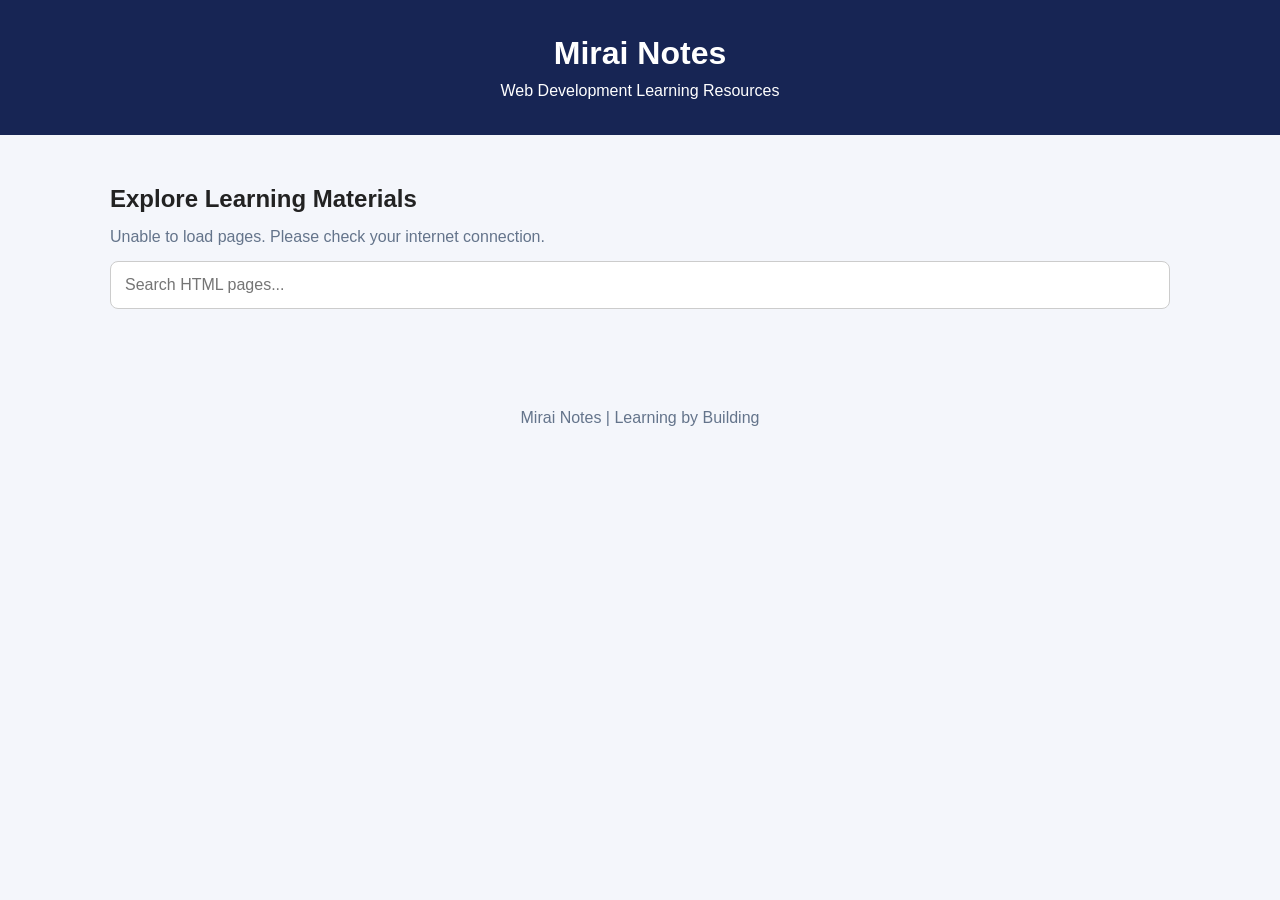
<file: index.html>
<!DOCTYPE html>
<html lang="en">
<head>
<meta charset="UTF-8">
<meta name="viewport" content="width=device-width, initial-scale=1.0">
<title>Mirai Notes | Web Development</title>

<style>
* {
    margin: 0;
    padding: 0;
    box-sizing: border-box;
}

body {
    font-family: Arial, sans-serif;
    background: #f4f6fb;
    color: #222;
}

header {
    background: #172554;
    color: white;
    padding: 35px 20px;
    text-align: center;
}

header h1 {
    margin-bottom: 10px;
}

.container {
    max-width: 1100px;
    margin: 30px auto;
    padding: 20px;
}

#search {
    width: 100%;
    padding: 14px;
    border: 1px solid #ccc;
    border-radius: 8px;
    font-size: 16px;
    margin-bottom: 25px;
}

.section {
    margin-bottom: 30px;
}

.section h2 {
    color: #172554;
    border-bottom: 2px solid #ddd;
    padding-bottom: 10px;
    margin-bottom: 15px;
}

.grid {
    display: grid;
    grid-template-columns: repeat(auto-fit, minmax(230px, 1fr));
    gap: 15px;
}

.page-link {
    display: block;
    background: white;
    padding: 20px;
    border-radius: 10px;
    text-decoration: none;
    color: #172554;
    border: 1px solid #e2e8f0;
    transition: 0.2s;
}

.page-link:hover {
    background: #dbeafe;
    transform: translateY(-3px);
}

.page-link h3 {
    font-size: 16px;
    margin-bottom: 8px;
}

.page-link p {
    color: #64748b;
    font-size: 13px;
    word-break: break-word;
}

#status {
    color: #64748b;
    margin: 15px 0;
}

footer {
    text-align: center;
    padding: 25px;
    color: #64748b;
}
</style>
</head>

<body>

<header>
    <h1>Mirai Notes</h1>
    <p>Web Development Learning Resources</p>
</header>

<div class="container">

    <h2>Explore Learning Materials</h2>
    <p id="status">Loading HTML pages...</p>

    <input
        type="text"
        id="search"
        placeholder="Search HTML pages..."
    >

    <div id="content"></div>

</div>

<footer>
    Mirai Notes | Learning by Building
</footer>

<script>

const username = "bhansalideepika";
const repository = "miraiNotes";
const branch = "main";

const apiURL =
`https://api.github.com/repos/${username}/${repository}/git/trees/${branch}?recursive=1`;

let allPages = [];

async function loadPages() {

    const status = document.getElementById("status");

    try {

        const response = await fetch(apiURL);

        if (!response.ok) {
            throw new Error("Unable to load repository");
        }

        const data = await response.json();

        allPages = data.tree.filter(file =>
            file.type === "blob" &&
            file.path.toLowerCase().endsWith(".html") &&
            file.path.toLowerCase() !== "index.html"
        );

        status.textContent =
            `${allPages.length} HTML pages available`;

        displayPages(allPages);

    } catch (error) {

        status.textContent =
            "Unable to load pages. Please check your internet connection.";

        console.error(error);
    }
}

function displayPages(pages) {

    const content = document.getElementById("content");
    content.innerHTML = "";

    if (pages.length === 0) {
        content.innerHTML = "<p>No matching pages found.</p>";
        return;
    }

    const groups = {};

    pages.forEach(file => {

        const parts = file.path.split("/");

        const folder = parts.length > 1
            ? parts.slice(0, -1).join("/")
            : "Main Folder";

        if (!groups[folder]) {
            groups[folder] = [];
        }

        groups[folder].push(file);
    });

    Object.keys(groups).sort().forEach(folder => {

        const section = document.createElement("section");
        section.className = "section";

        const heading = document.createElement("h2");
        heading.textContent = folder;

        const grid = document.createElement("div");
        grid.className = "grid";

        groups[folder].forEach(file => {

            const link = document.createElement("a");

            link.className = "page-link";
            link.href = "./" + file.path.split("/")
                .map(encodeURIComponent).join("/");
            link.target = "_blank";

            const title = file.path.split("/").pop()
                .replace(/\.html$/i, "")
                .replace(/[-_]/g, " ");

            const h3 = document.createElement("h3");
            h3.textContent = title;

            const p = document.createElement("p");
            p.textContent = file.path;

            link.appendChild(h3);
            link.appendChild(p);

            grid.appendChild(link);

        });

        section.appendChild(heading);
        section.appendChild(grid);

        content.appendChild(section);

    });
}

document.getElementById("search").addEventListener(
    "input", function () {

        const keyword = this.value.toLowerCase();

        const filtered = allPages.filter(file =>
            file.path.toLowerCase().includes(keyword)
        );

        displayPages(filtered);
    }
);

loadPages();

</script>

</body>
</html>
</file>
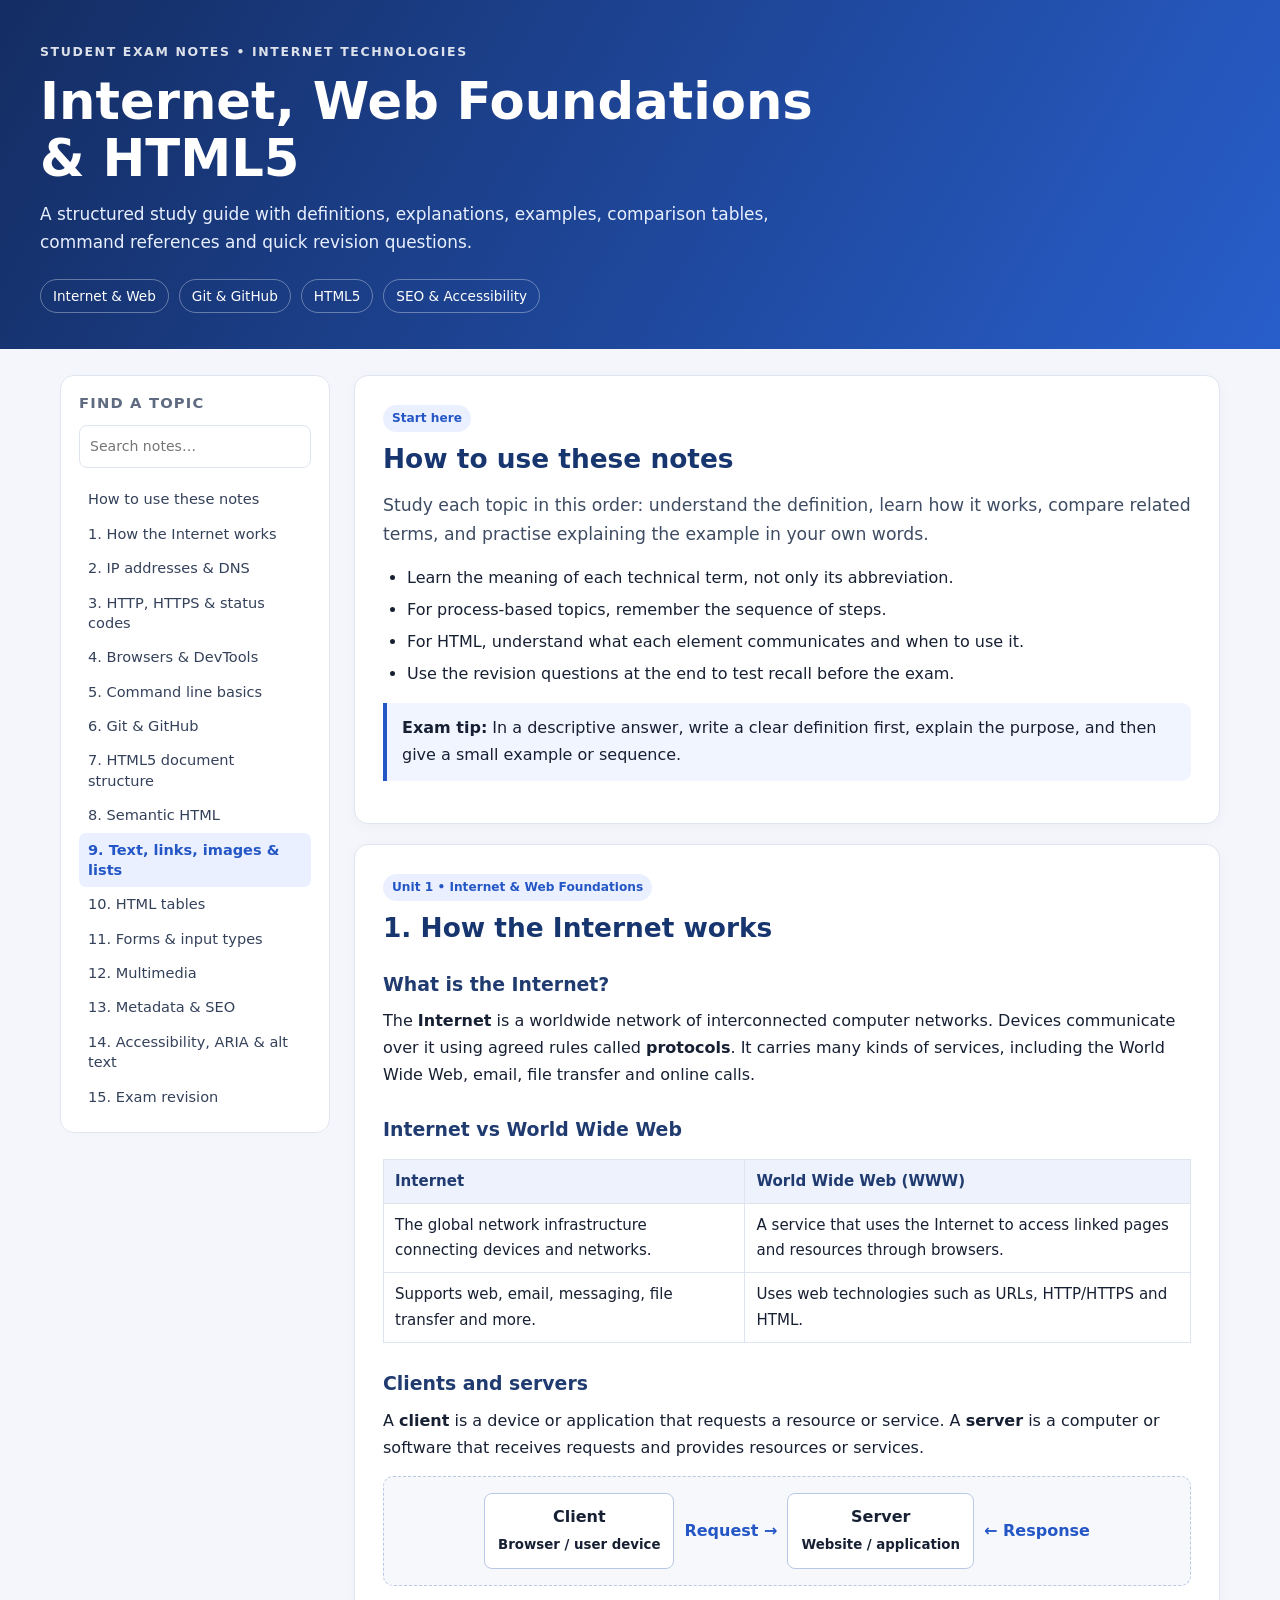
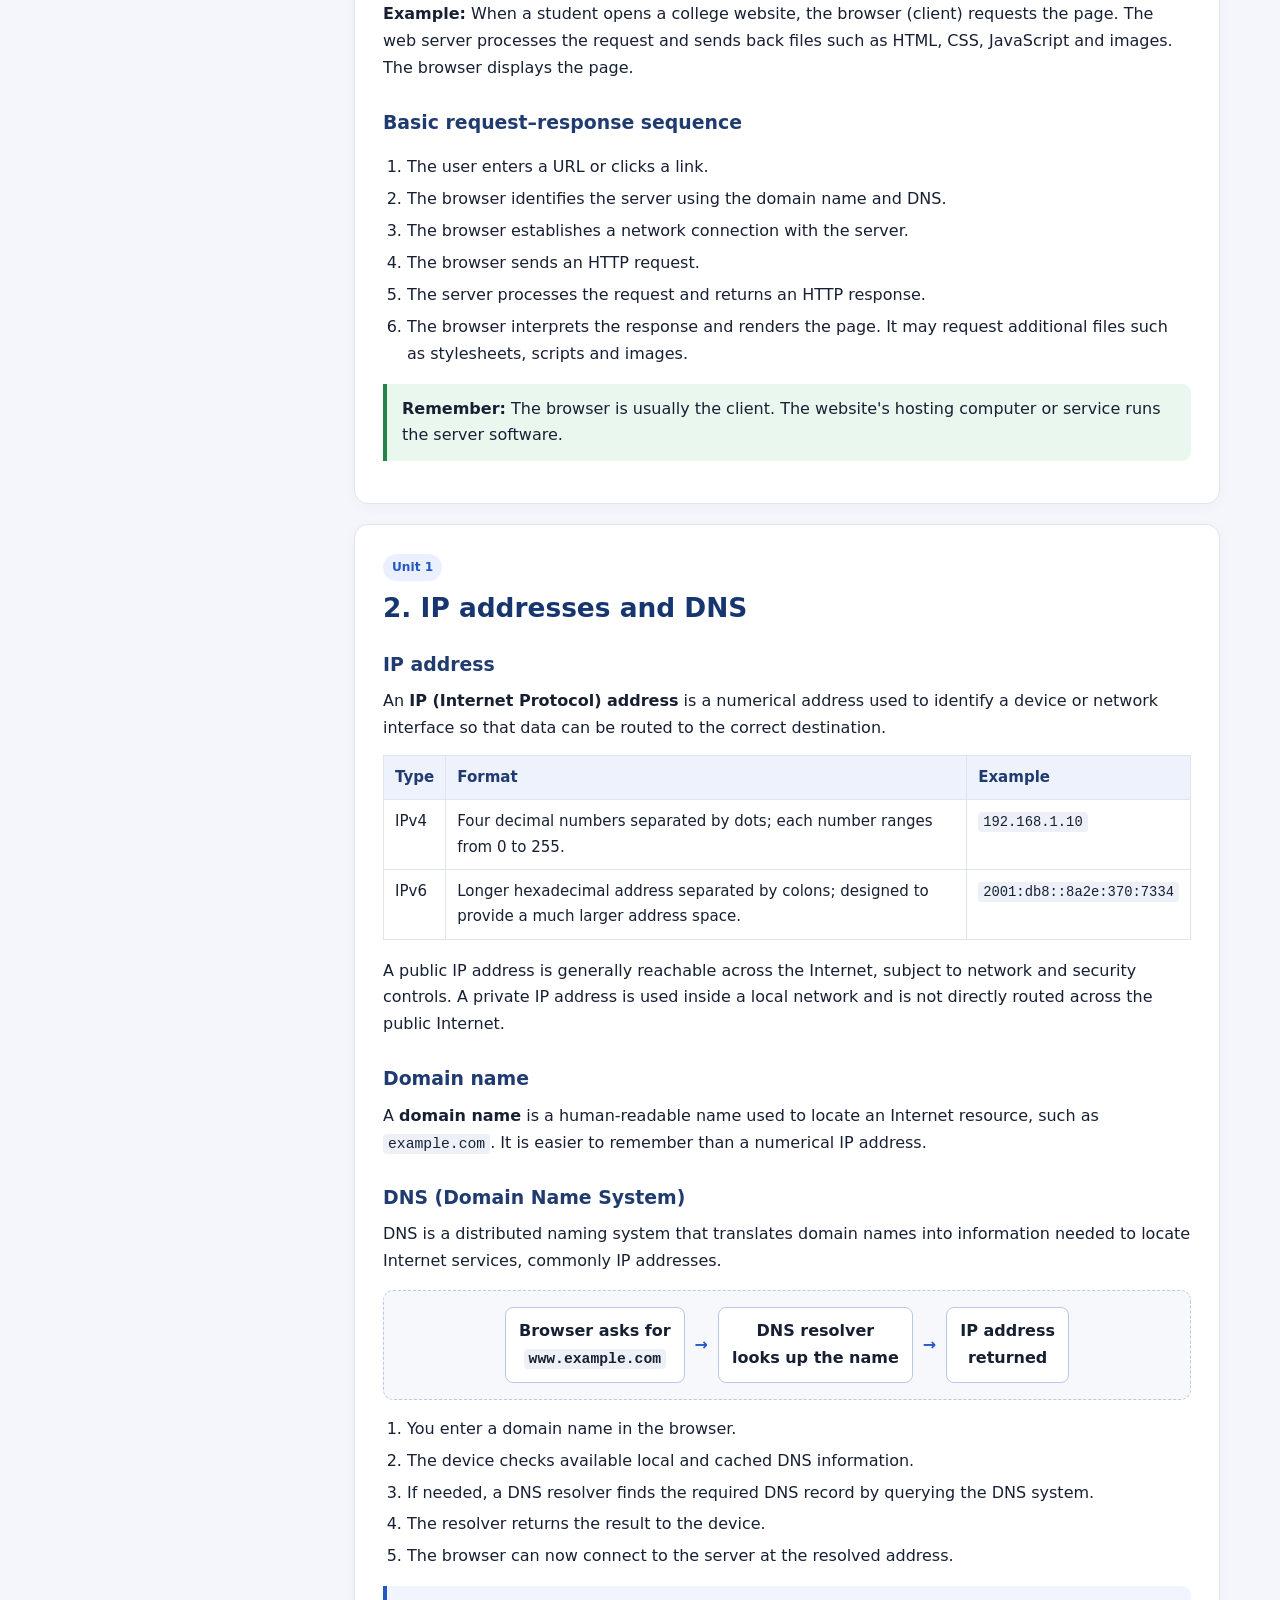
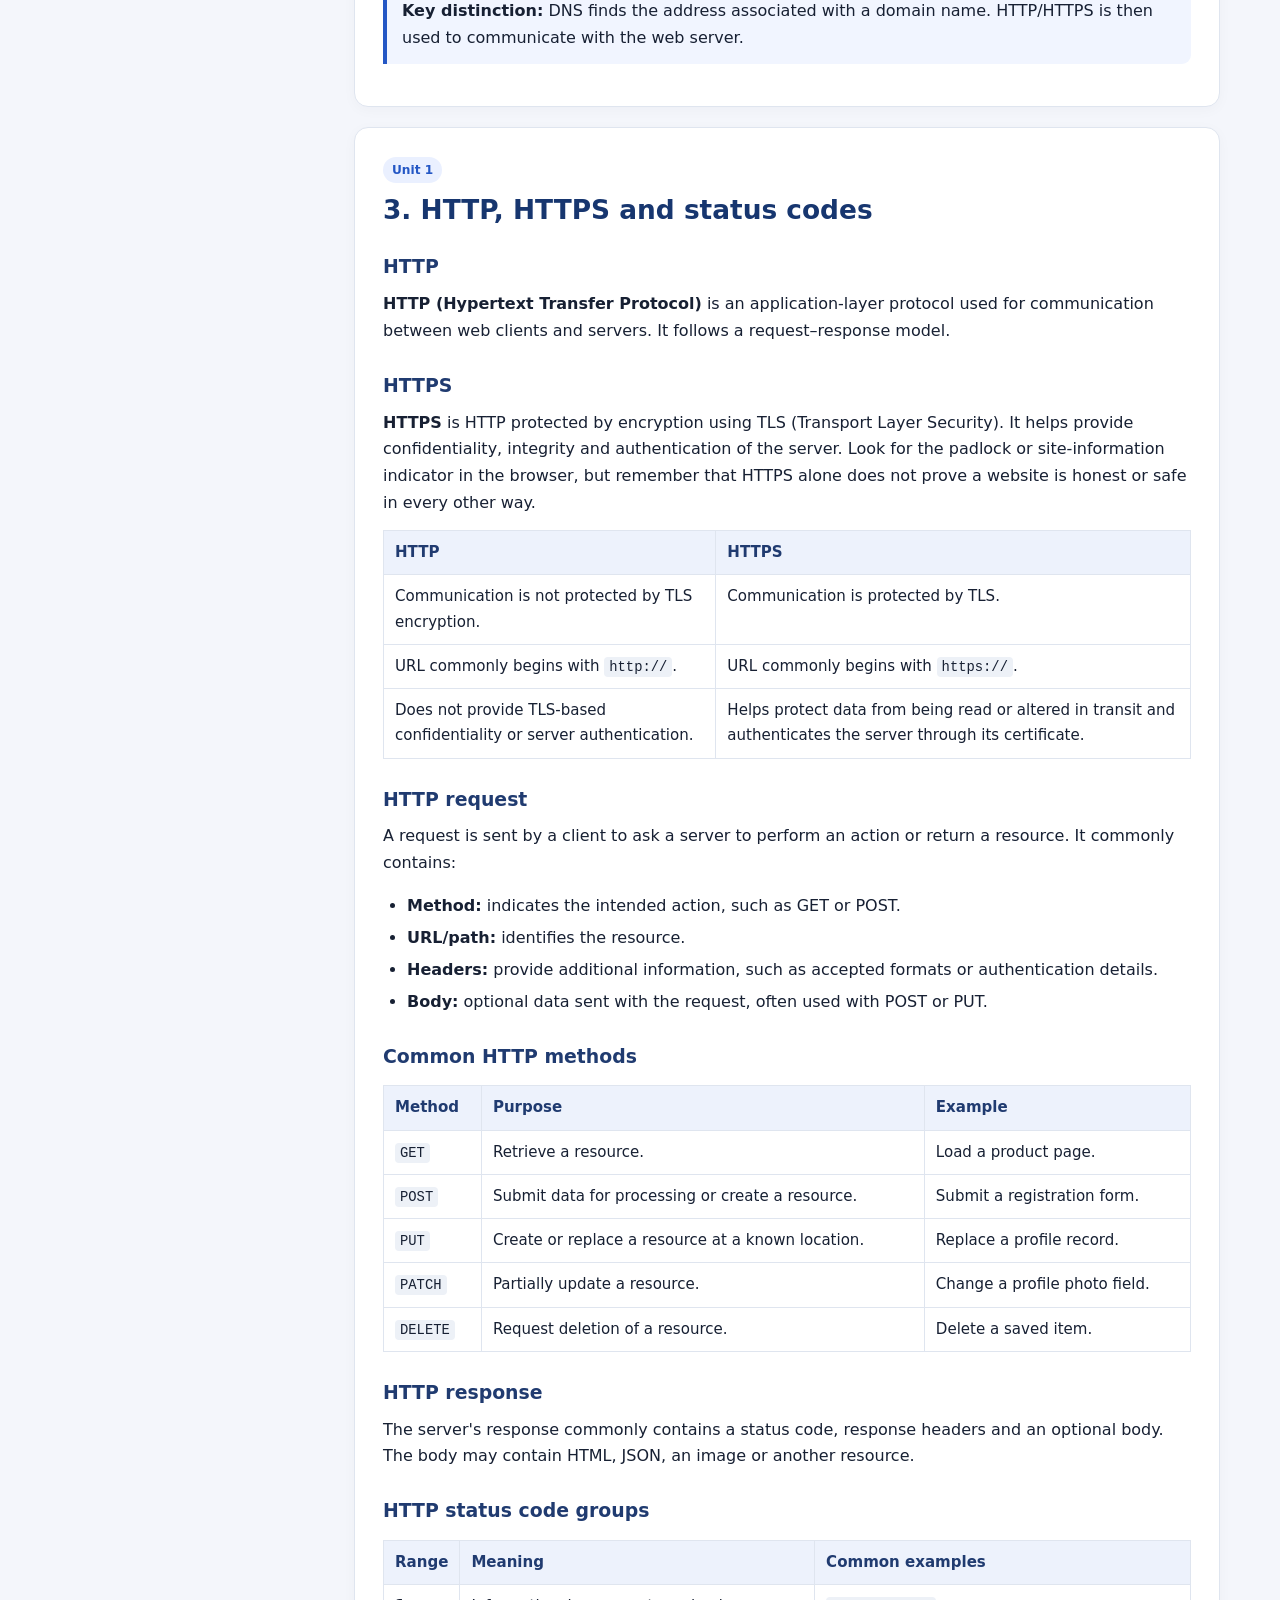
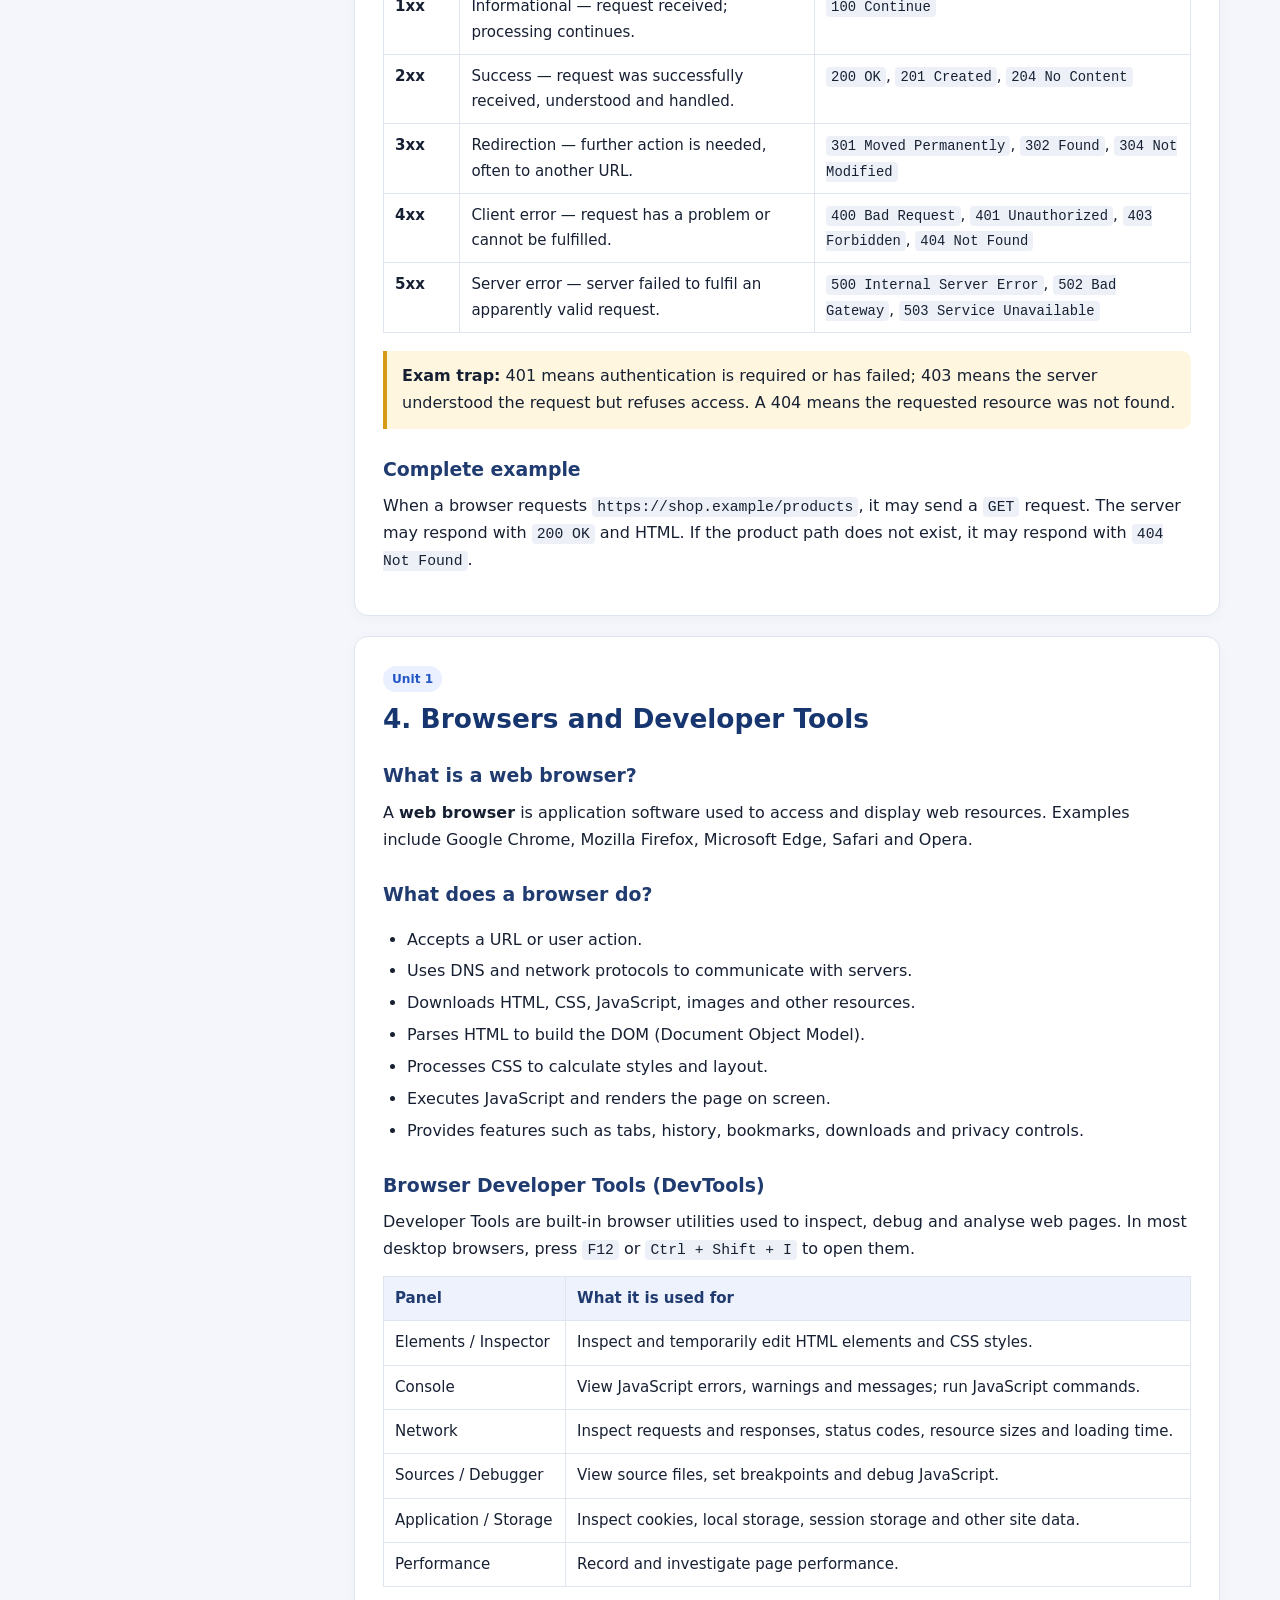
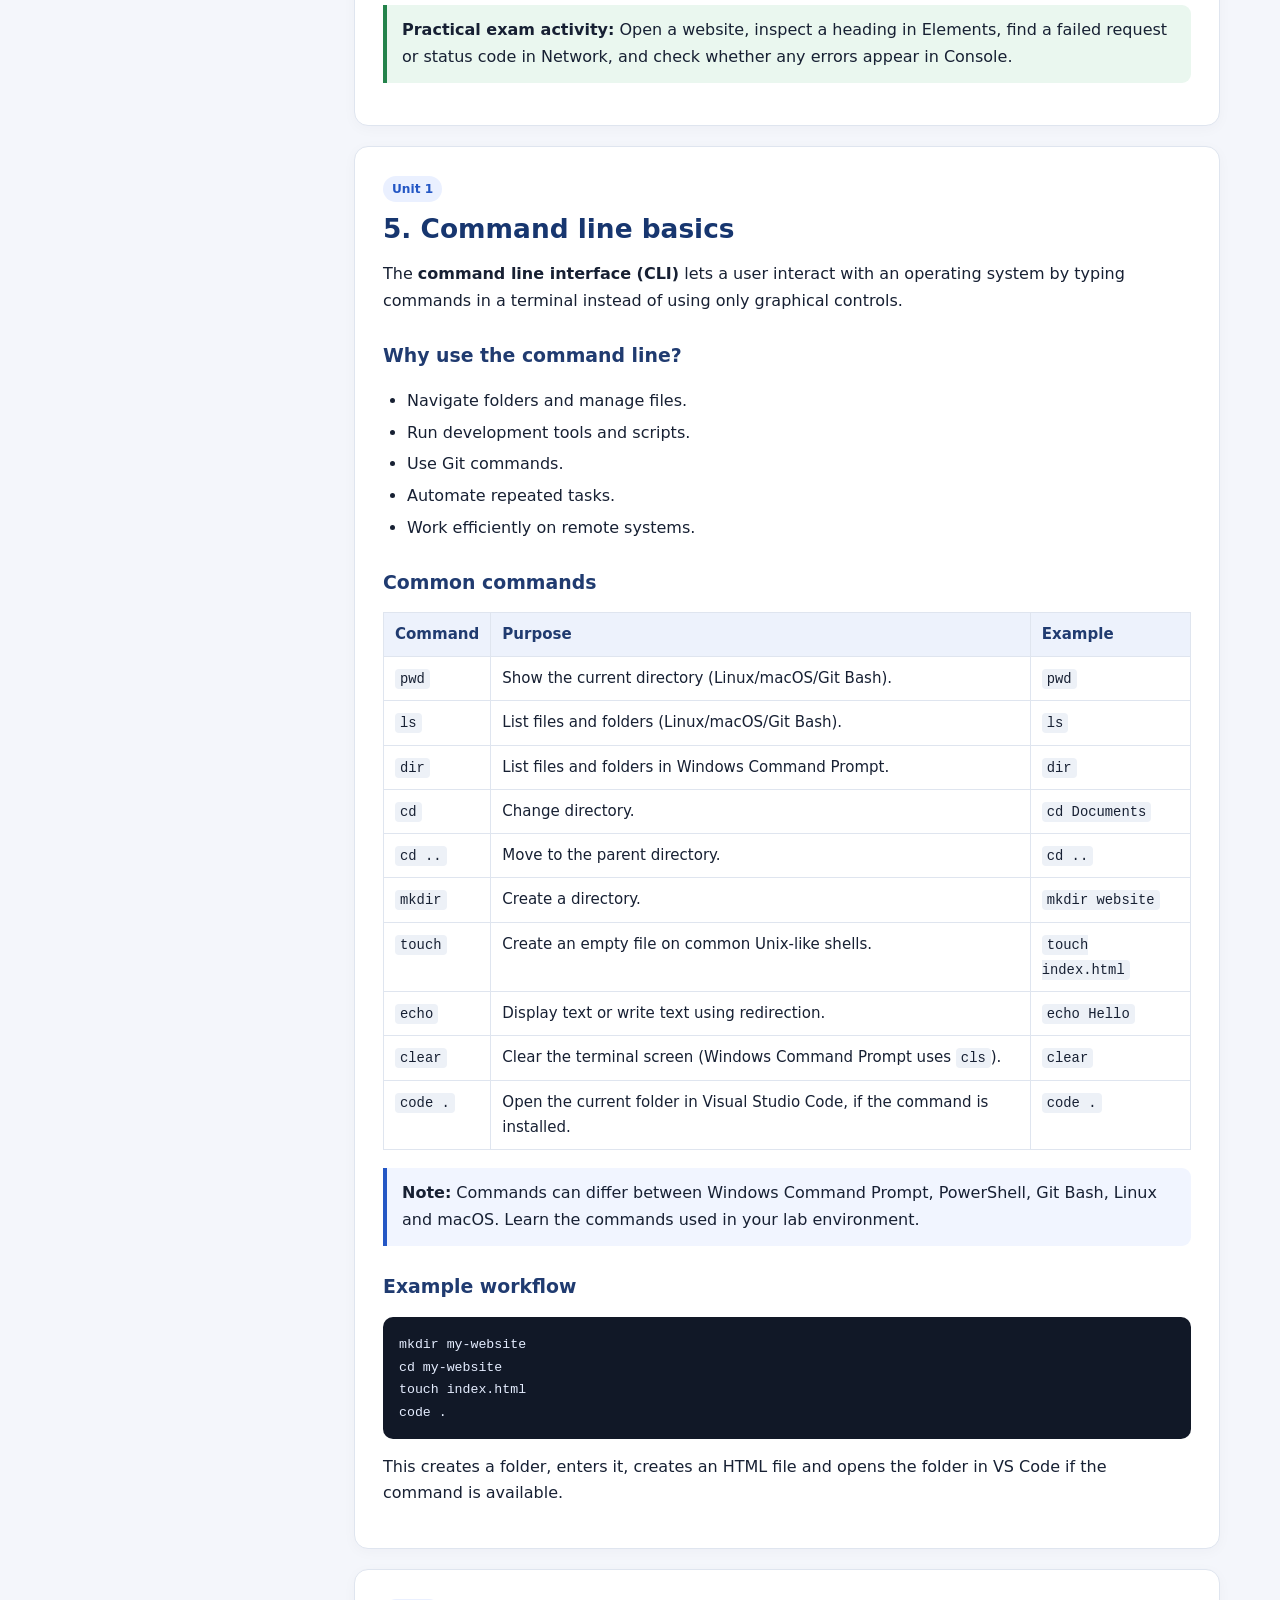
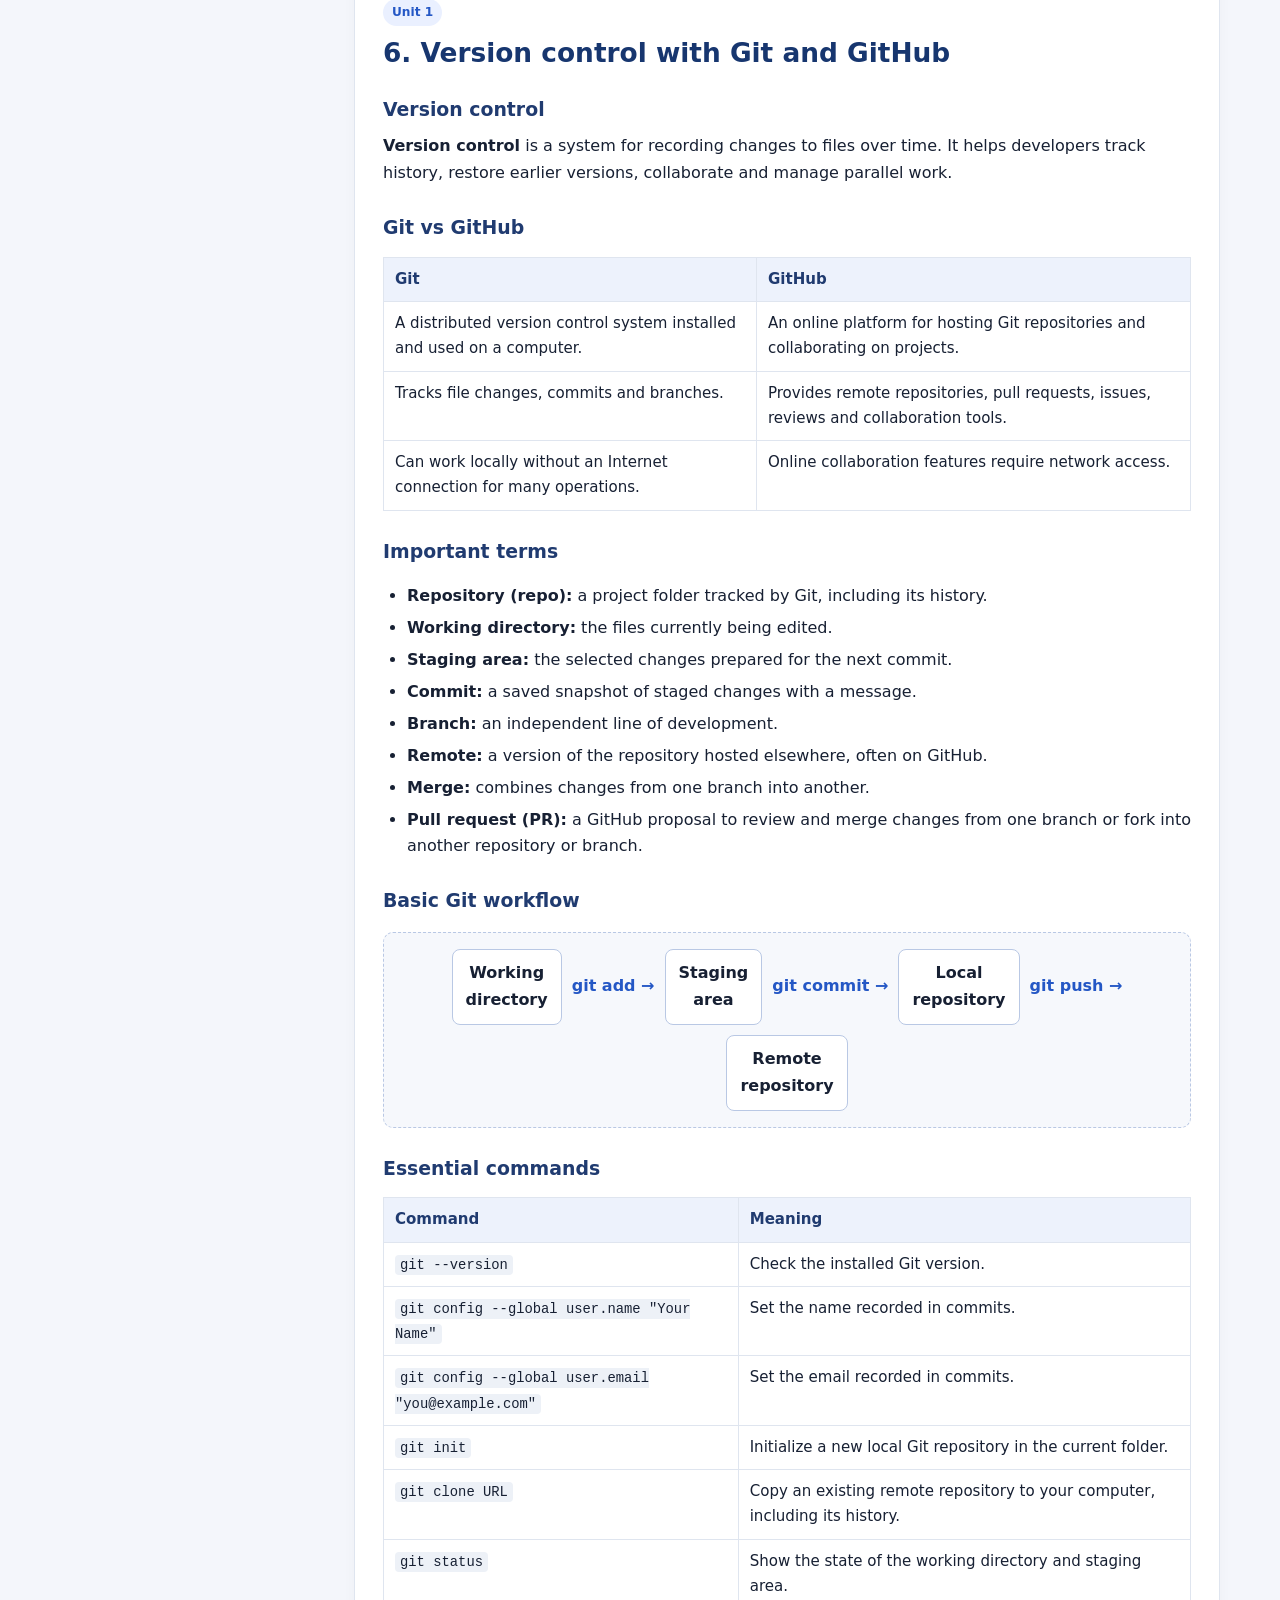
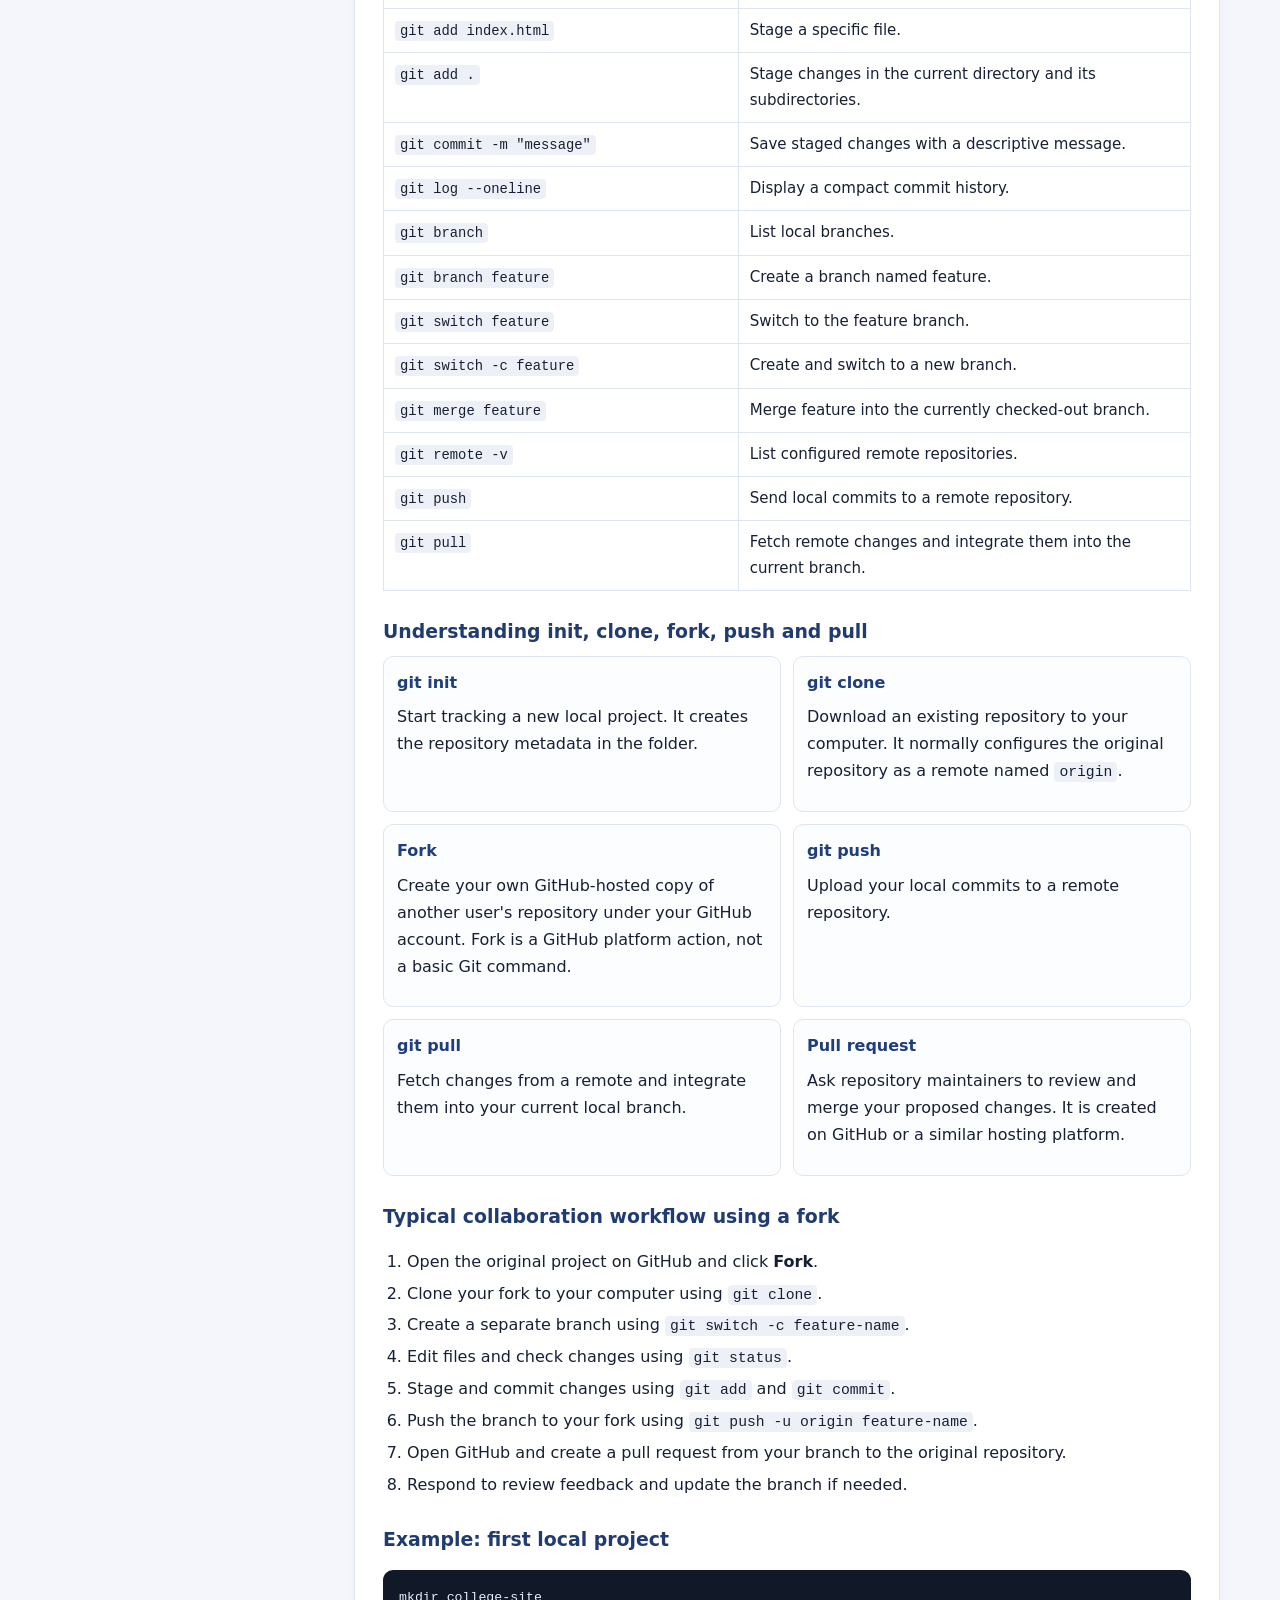
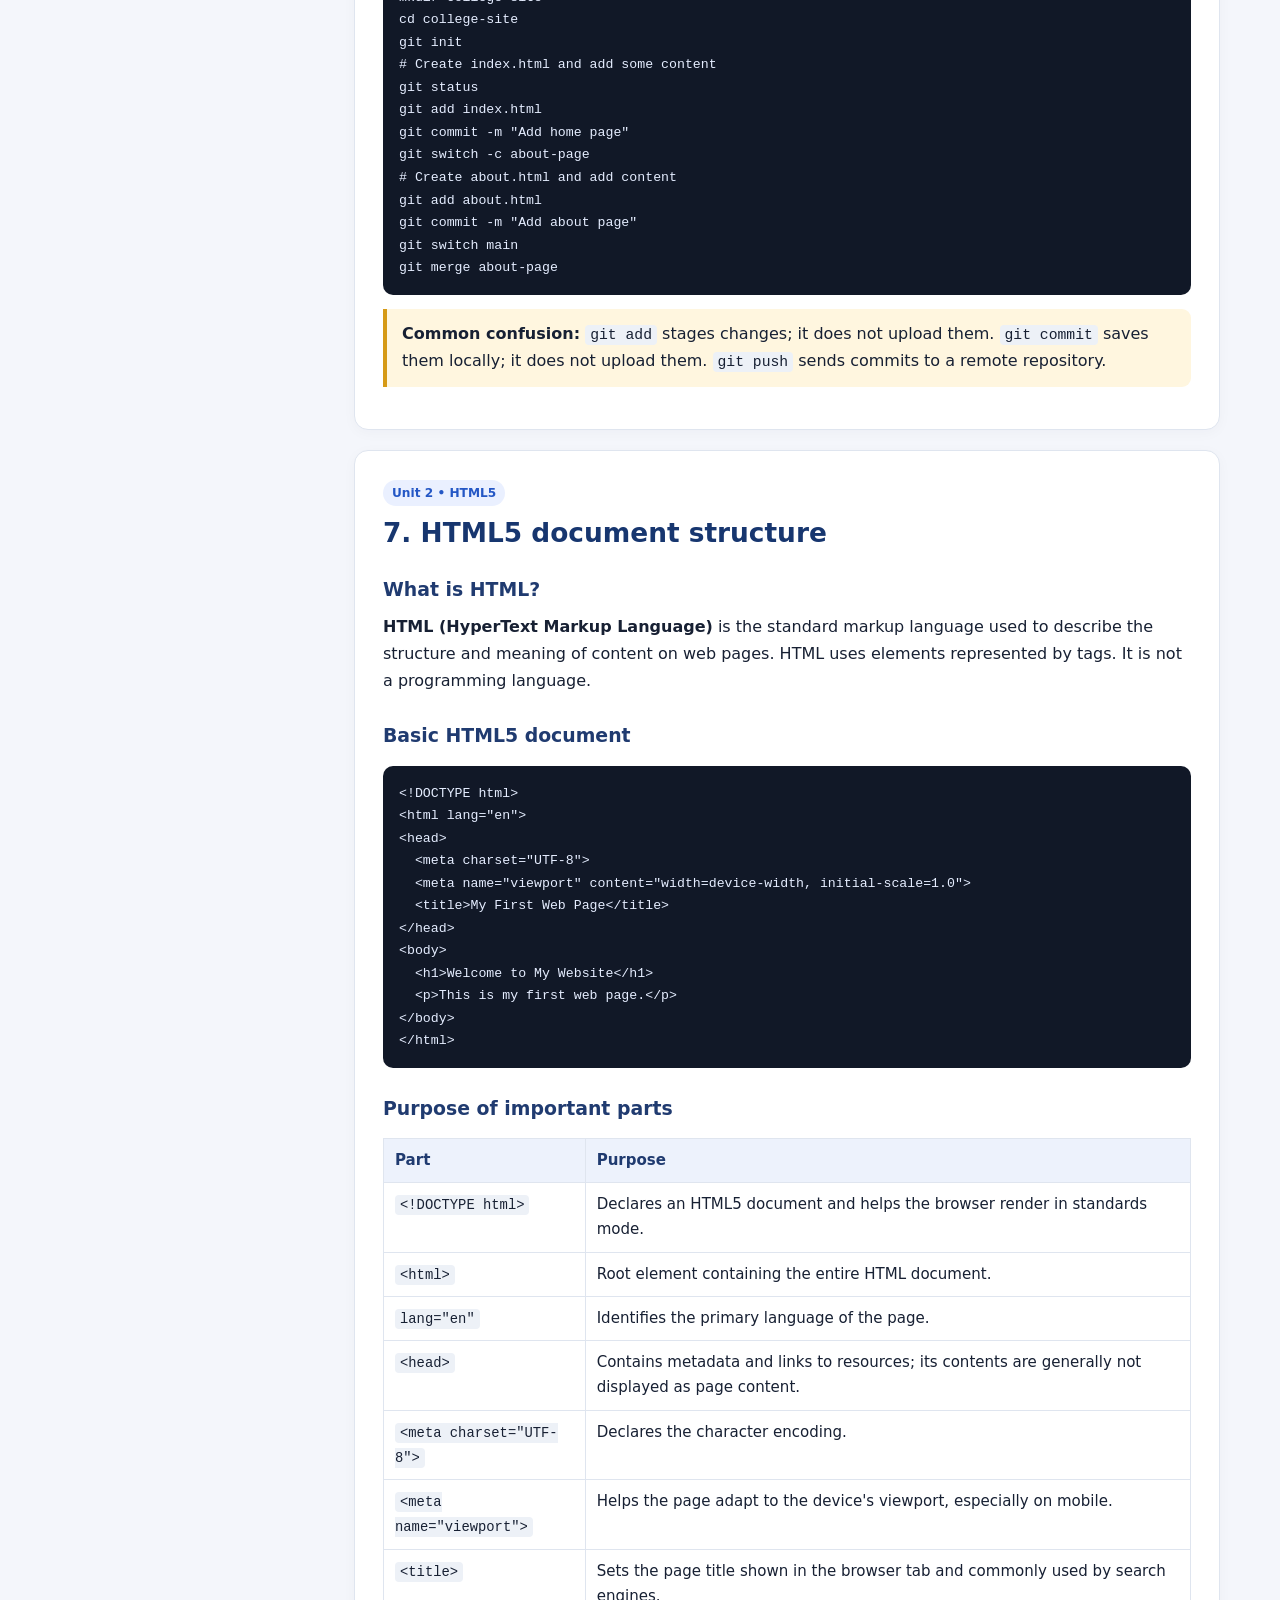
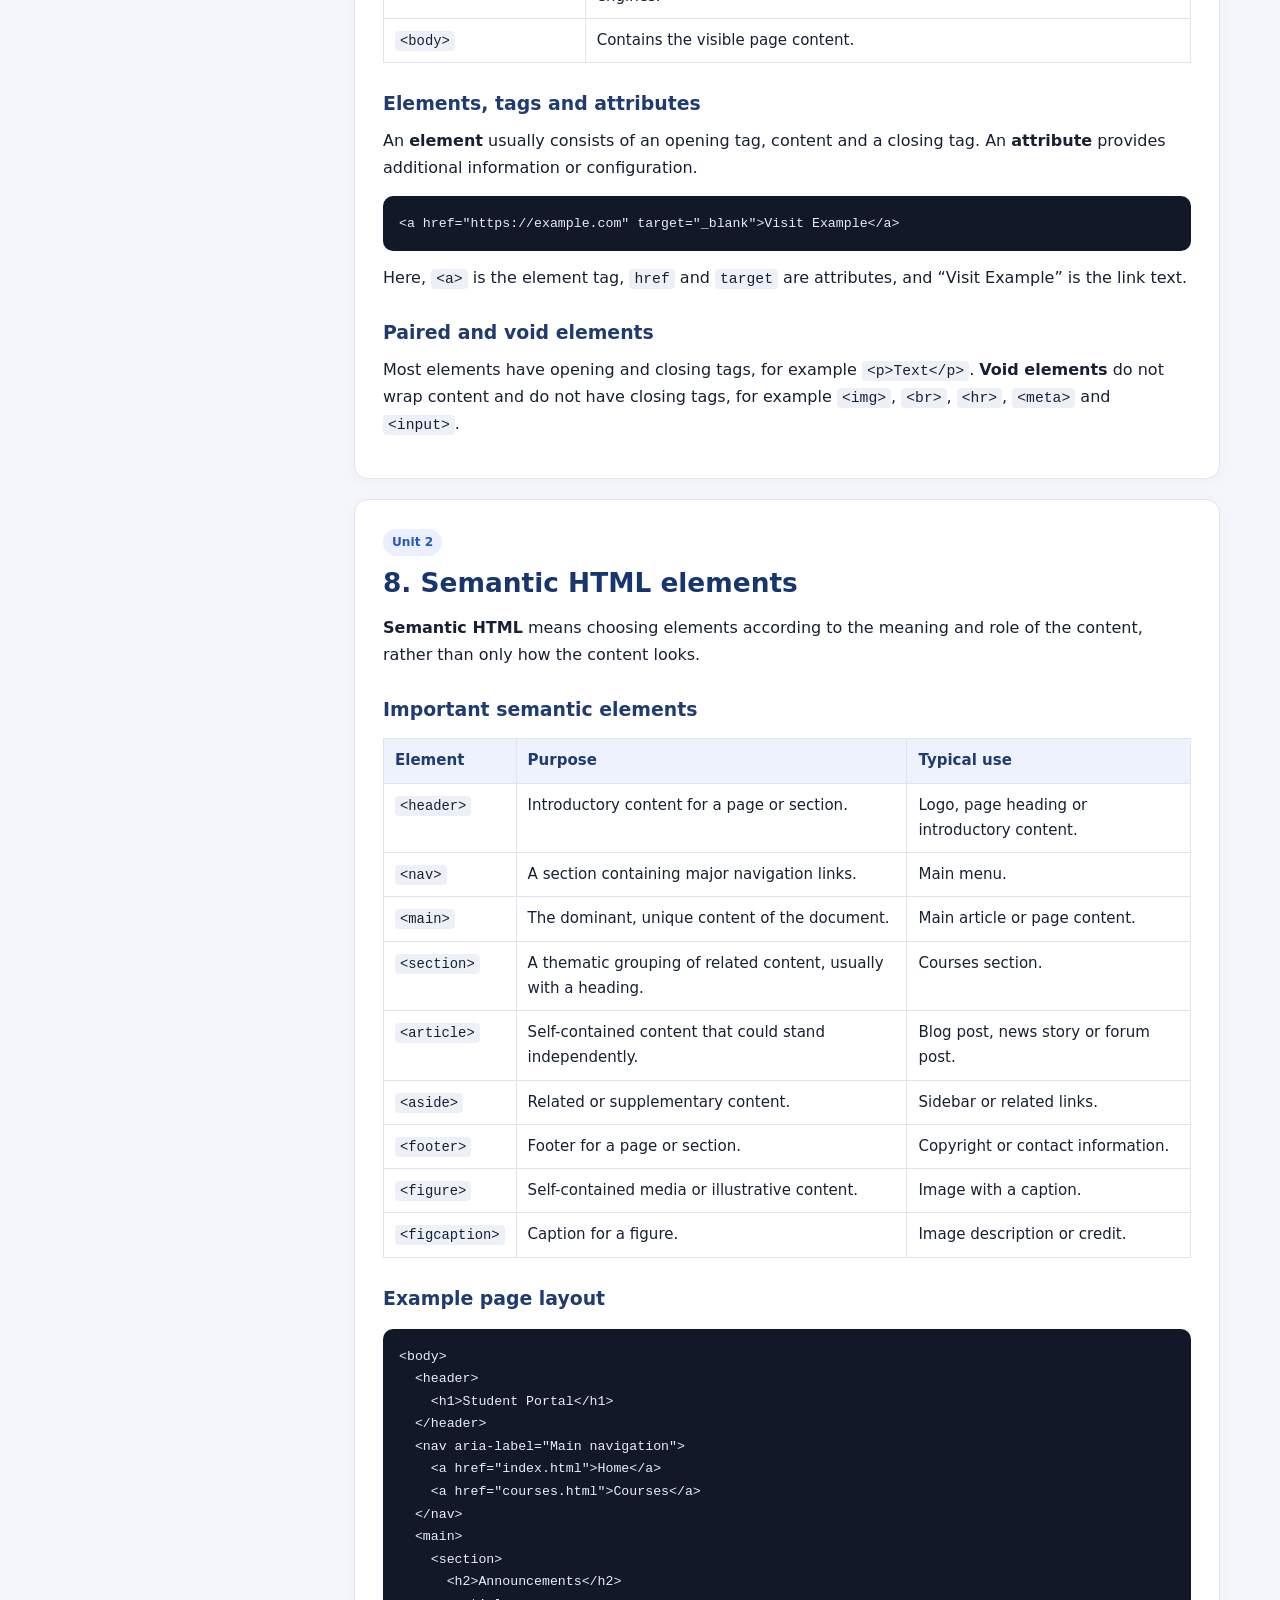
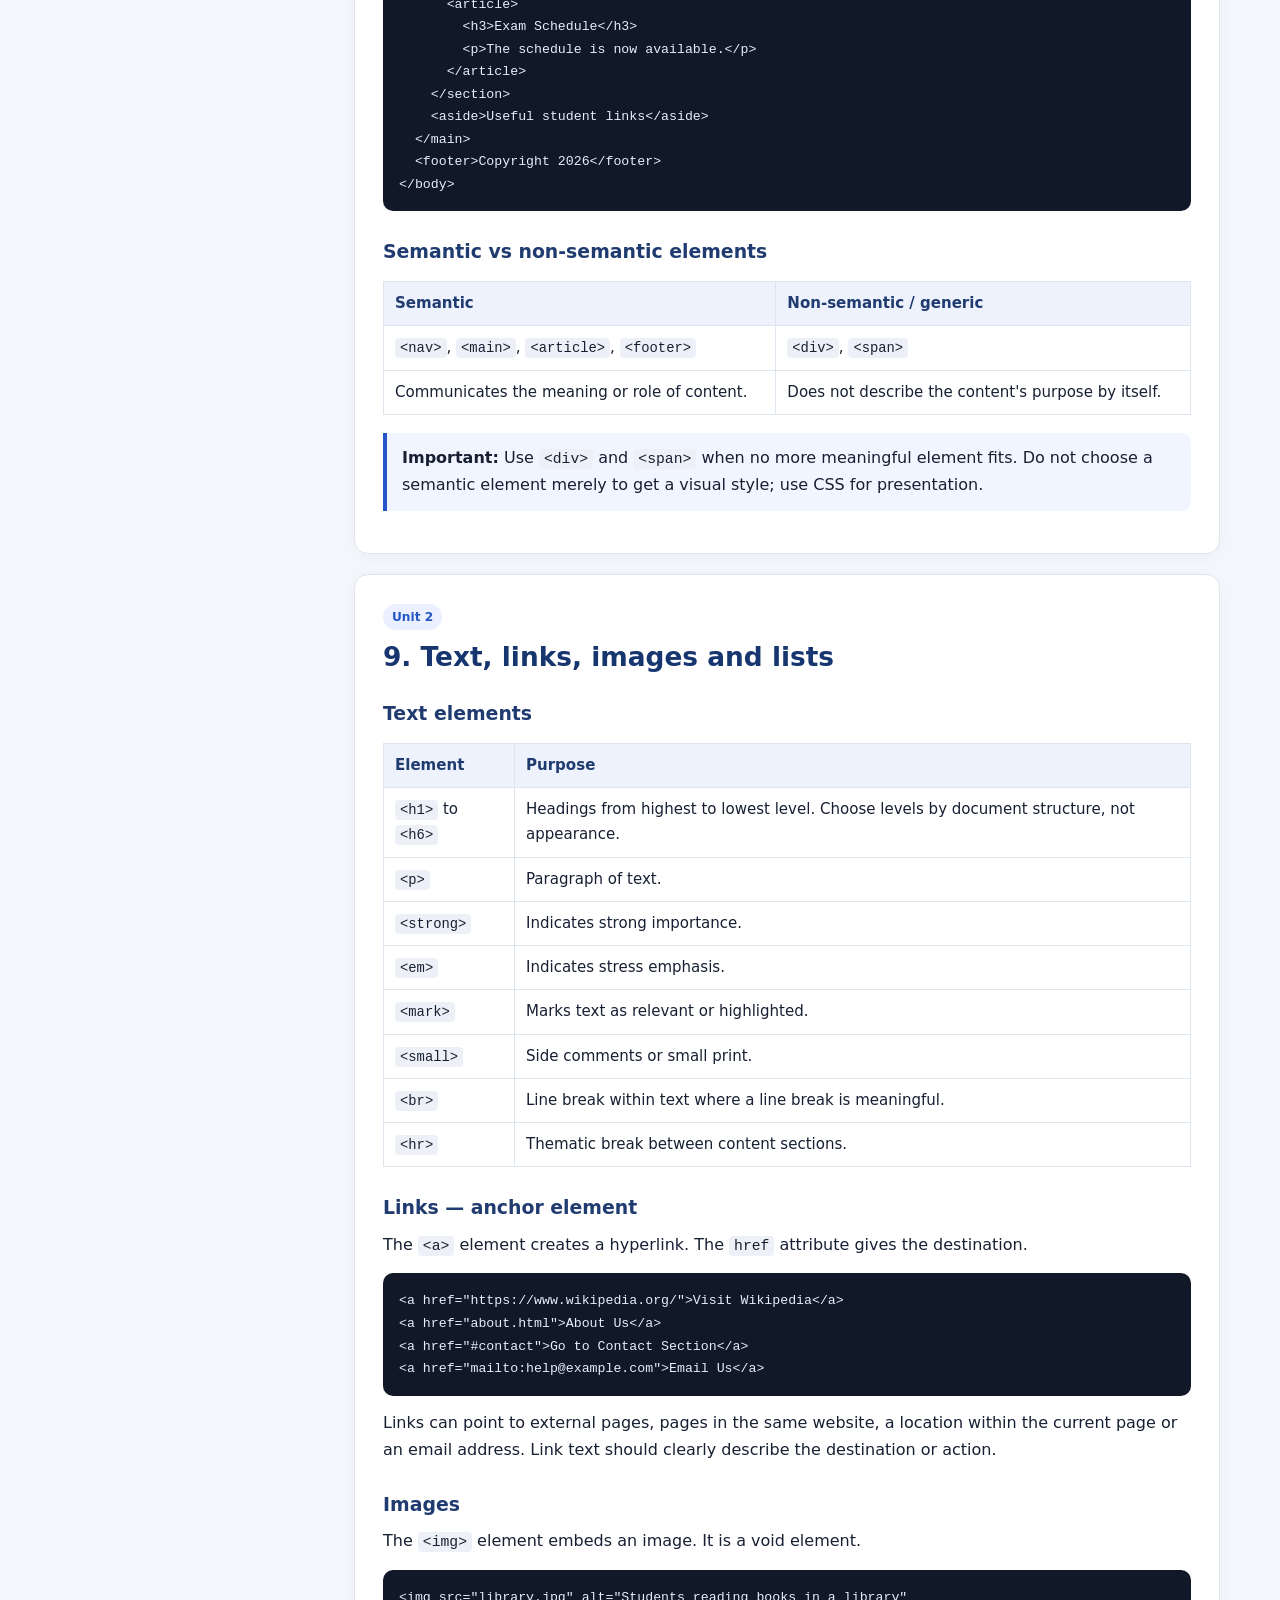
<file: BTech Sem1-2026 Web/Internet_Web_Foundations_HTML5_Student_Notes.html>
<!DOCTYPE html>
<html lang="en">
<head>
<meta charset="UTF-8">
<meta name="viewport" content="width=device-width, initial-scale=1.0">
<meta name="description" content="Student exam notes covering Internet and Web Foundations, Git and GitHub, HTML5, forms, multimedia, SEO and accessibility.">
<title>Internet, Web Foundations & HTML5 — Student Notes</title>
<style>
:root{--ink:#172033;--muted:#5e6b80;--brand:#2457c5;--brand2:#eaf0ff;--line:#dfe5ef;--paper:#fff;--bg:#f4f6fb;--good:#eaf7ef;--warn:#fff6df;--code:#111827}
*{box-sizing:border-box}html{scroll-behavior:smooth;scroll-padding-top:24px}body{margin:0;background:var(--bg);color:var(--ink);font:16px/1.68 system-ui,-apple-system,Segoe UI,Roboto,Arial,sans-serif}
header{background:linear-gradient(120deg,#142d63,#285ecb);color:white;padding:42px 24px 36px}header .wrap{max-width:1200px;margin:auto}header .eyebrow{font-size:.78rem;letter-spacing:.13em;text-transform:uppercase;opacity:.85;font-weight:700}h1{font-size:clamp(2rem,4vw,3.2rem);line-height:1.12;margin:10px 0 12px}header p{max-width:760px;margin:0;color:#e8efff;font-size:1.06rem}.meta{display:flex;gap:10px;flex-wrap:wrap;margin-top:22px}.meta span{border:1px solid #ffffff55;border-radius:99px;padding:5px 12px;font-size:.85rem}
.layout{max-width:1200px;margin:26px auto;padding:0 20px;display:grid;grid-template-columns:270px minmax(0,1fr);gap:24px;align-items:start}
aside{position:sticky;top:18px;background:var(--paper);border:1px solid var(--line);border-radius:14px;padding:18px;max-height:calc(100vh - 36px);overflow:auto}
aside h2{font-size:.92rem;margin:0 0 12px;color:var(--muted);text-transform:uppercase;letter-spacing:.08em}
nav a{display:block;text-decoration:none;color:#34415a;padding:7px 9px;border-radius:7px;font-size:.91rem;line-height:1.4}nav a:hover,nav a.active{background:var(--brand2);color:var(--brand);font-weight:650}.tools{display:flex;gap:8px;margin-bottom:14px}.tools input{min-width:0;width:100%;padding:9px 10px;border:1px solid var(--line);border-radius:8px;font:inherit;font-size:.88rem}
main{min-width:0}.intro,.chapter{background:var(--paper);border:1px solid var(--line);border-radius:14px;padding:28px;margin-bottom:20px;box-shadow:0 3px 14px #18294a08}
h2{font-size:1.65rem;line-height:1.25;margin:0 0 16px;color:#17366f}h3{font-size:1.18rem;margin:25px 0 8px;color:#203b70}h4{font-size:1rem;margin:18px 0 6px}p{margin:8px 0 13px}ul,ol{padding-left:24px}li{margin:5px 0}.lead{font-size:1.08rem;color:#3e4c63}.tag{display:inline-block;background:var(--brand2);color:var(--brand);font-size:.76rem;font-weight:750;padding:3px 9px;border-radius:99px;margin-bottom:10px}
.callout{border-left:4px solid var(--brand);background:#f1f5ff;padding:12px 15px;border-radius:0 9px 9px 0;margin:14px 0}.callout.good{border-color:#24834b;background:var(--good)}.callout.warn{border-color:#d69a16;background:var(--warn)}
table{border-collapse:collapse;width:100%;margin:13px 0 18px;font-size:.94rem}th,td{border:1px solid var(--line);padding:9px 11px;text-align:left;vertical-align:top}th{background:#edf2fc;color:#203b70}code{font-family:Consolas,Monaco,monospace;background:#edf1f7;padding:2px 5px;border-radius:4px;font-size:.92em}pre{background:var(--code);color:#e5edff;padding:16px;border-radius:10px;overflow:auto;line-height:1.55;font-size:.9rem}pre code{background:none;color:inherit;padding:0}.diagram{display:flex;align-items:center;justify-content:center;gap:10px;flex-wrap:wrap;background:#f6f8fc;border:1px dashed #b9c8e4;border-radius:10px;padding:16px;margin:15px 0}.node{background:white;border:1px solid #b9c8e4;border-radius:8px;padding:10px 13px;text-align:center;font-weight:650}.arrow{color:var(--brand);font-weight:800}.small{color:var(--muted);font-size:.9rem}.grid2{display:grid;grid-template-columns:repeat(2,minmax(0,1fr));gap:12px}.mini{border:1px solid var(--line);border-radius:10px;padding:13px;background:#fcfdff}.mini strong{color:#1f3e7b}.checklist li{list-style:"✓  ";padding-left:4px}.quiz{background:#f7f9fd;border:1px solid var(--line);padding:16px;border-radius:10px;margin-top:15px}.quiz button,.topbtn{border:0;background:var(--brand);color:white;padding:9px 13px;border-radius:8px;font-weight:650;cursor:pointer}.quiz button:hover,.topbtn:hover{background:#173f9c}.answer{display:none;margin-top:10px;background:var(--good);padding:10px;border-radius:7px}.answer.show{display:block}.chapter[hidden]{display:none}footer{text-align:center;color:var(--muted);padding:28px 15px}
@media(max-width:850px){.layout{grid-template-columns:1fr}aside{position:relative;top:0;max-height:none}nav{columns:2} .grid2{grid-template-columns:1fr}}
@media(max-width:560px){header{padding:30px 18px}.layout{padding:0 12px;margin:14px auto}.intro,.chapter{padding:20px}nav{columns:1}table{display:block;overflow-x:auto;white-space:normal}}
@media print{body{background:white;font-size:11pt}header{background:white;color:#111;padding:10px 0;border-bottom:2px solid #222}header p{color:#333}.layout{display:block;max-width:none;margin:0;padding:0}aside,.tools,.topbtn,.quiz button{display:none!important}.intro,.chapter{box-shadow:none;border:0;border-radius:0;padding:14px 0;break-inside:avoid}.chapter{break-before:page}a{color:inherit;text-decoration:none}pre{white-space:pre-wrap}footer{display:none}}
</style>
</head>
<body>
<header><div class="wrap">
<div class="eyebrow">Student exam notes • Internet technologies</div>
<h1>Internet, Web Foundations<br>&amp; HTML5</h1>
<p>A structured study guide with definitions, explanations, examples, comparison tables, command references and quick revision questions.</p>
<div class="meta"><span>Internet &amp; Web</span><span>Git &amp; GitHub</span><span>HTML5</span><span>SEO &amp; Accessibility</span></div>
</div></header>
<div class="layout">
<aside>
<h2>Find a topic</h2>
<div class="tools"><input id="search" type="search" placeholder="Search notes…" aria-label="Search notes"></div>
<nav id="toc">
<a href="#overview">How to use these notes</a>
<a href="#internet">1. How the Internet works</a>
<a href="#ipdns">2. IP addresses &amp; DNS</a>
<a href="#http">3. HTTP, HTTPS &amp; status codes</a>
<a href="#browser">4. Browsers &amp; DevTools</a>
<a href="#cli">5. Command line basics</a>
<a href="#git">6. Git &amp; GitHub</a>
<a href="#html">7. HTML5 document structure</a>
<a href="#semantic">8. Semantic HTML</a>
<a href="#content">9. Text, links, images &amp; lists</a>
<a href="#tables">10. HTML tables</a>
<a href="#forms">11. Forms &amp; input types</a>
<a href="#media">12. Multimedia</a>
<a href="#seo">13. Metadata &amp; SEO</a>
<a href="#accessibility">14. Accessibility, ARIA &amp; alt text</a>
<a href="#revision">15. Exam revision</a>
</nav>
</aside>
<main id="notes">
<section class="intro" id="overview">
<span class="tag">Start here</span><h2>How to use these notes</h2>
<p class="lead">Study each topic in this order: understand the definition, learn how it works, compare related terms, and practise explaining the example in your own words.</p>
<ul><li>Learn the meaning of each technical term, not only its abbreviation.</li><li>For process-based topics, remember the sequence of steps.</li><li>For HTML, understand what each element communicates and when to use it.</li><li>Use the revision questions at the end to test recall before the exam.</li></ul>
<div class="callout"><strong>Exam tip:</strong> In a descriptive answer, write a clear definition first, explain the purpose, and then give a small example or sequence.</div>
</section>

<section class="chapter" id="internet">
<span class="tag">Unit 1 • Internet &amp; Web Foundations</span><h2>1. How the Internet works</h2>
<h3>What is the Internet?</h3><p>The <strong>Internet</strong> is a worldwide network of interconnected computer networks. Devices communicate over it using agreed rules called <strong>protocols</strong>. It carries many kinds of services, including the World Wide Web, email, file transfer and online calls.</p>
<h3>Internet vs World Wide Web</h3><table><tr><th>Internet</th><th>World Wide Web (WWW)</th></tr><tr><td>The global network infrastructure connecting devices and networks.</td><td>A service that uses the Internet to access linked pages and resources through browsers.</td></tr><tr><td>Supports web, email, messaging, file transfer and more.</td><td>Uses web technologies such as URLs, HTTP/HTTPS and HTML.</td></tr></table>
<h3>Clients and servers</h3><p>A <strong>client</strong> is a device or application that requests a resource or service. A <strong>server</strong> is a computer or software that receives requests and provides resources or services.</p>
<div class="diagram"><div class="node">Client<br><small>Browser / user device</small></div><div class="arrow">Request →</div><div class="node">Server<br><small>Website / application</small></div><div class="arrow">← Response</div></div>
<p><strong>Example:</strong> When a student opens a college website, the browser (client) requests the page. The web server processes the request and sends back files such as HTML, CSS, JavaScript and images. The browser displays the page.</p>
<h3>Basic request–response sequence</h3><ol><li>The user enters a URL or clicks a link.</li><li>The browser identifies the server using the domain name and DNS.</li><li>The browser establishes a network connection with the server.</li><li>The browser sends an HTTP request.</li><li>The server processes the request and returns an HTTP response.</li><li>The browser interprets the response and renders the page. It may request additional files such as stylesheets, scripts and images.</li></ol>
<div class="callout good"><strong>Remember:</strong> The browser is usually the client. The website's hosting computer or service runs the server software.</div>
</section>

<section class="chapter" id="ipdns">
<span class="tag">Unit 1</span><h2>2. IP addresses and DNS</h2>
<h3>IP address</h3><p>An <strong>IP (Internet Protocol) address</strong> is a numerical address used to identify a device or network interface so that data can be routed to the correct destination.</p>
<table><tr><th>Type</th><th>Format</th><th>Example</th></tr><tr><td>IPv4</td><td>Four decimal numbers separated by dots; each number ranges from 0 to 255.</td><td><code>192.168.1.10</code></td></tr><tr><td>IPv6</td><td>Longer hexadecimal address separated by colons; designed to provide a much larger address space.</td><td><code>2001:db8::8a2e:370:7334</code></td></tr></table>
<p>A public IP address is generally reachable across the Internet, subject to network and security controls. A private IP address is used inside a local network and is not directly routed across the public Internet.</p>
<h3>Domain name</h3><p>A <strong>domain name</strong> is a human-readable name used to locate an Internet resource, such as <code>example.com</code>. It is easier to remember than a numerical IP address.</p>
<h3>DNS (Domain Name System)</h3><p>DNS is a distributed naming system that translates domain names into information needed to locate Internet services, commonly IP addresses.</p>
<div class="diagram"><div class="node">Browser asks for<br><code>www.example.com</code></div><div class="arrow">→</div><div class="node">DNS resolver<br>looks up the name</div><div class="arrow">→</div><div class="node">IP address<br>returned</div></div>
<ol><li>You enter a domain name in the browser.</li><li>The device checks available local and cached DNS information.</li><li>If needed, a DNS resolver finds the required DNS record by querying the DNS system.</li><li>The resolver returns the result to the device.</li><li>The browser can now connect to the server at the resolved address.</li></ol>
<div class="callout"><strong>Key distinction:</strong> DNS finds the address associated with a domain name. HTTP/HTTPS is then used to communicate with the web server.</div>
</section>

<section class="chapter" id="http">
<span class="tag">Unit 1</span><h2>3. HTTP, HTTPS and status codes</h2>
<h3>HTTP</h3><p><strong>HTTP (Hypertext Transfer Protocol)</strong> is an application-layer protocol used for communication between web clients and servers. It follows a request–response model.</p>
<h3>HTTPS</h3><p><strong>HTTPS</strong> is HTTP protected by encryption using TLS (Transport Layer Security). It helps provide confidentiality, integrity and authentication of the server. Look for the padlock or site-information indicator in the browser, but remember that HTTPS alone does not prove a website is honest or safe in every other way.</p>
<table><tr><th>HTTP</th><th>HTTPS</th></tr><tr><td>Communication is not protected by TLS encryption.</td><td>Communication is protected by TLS.</td></tr><tr><td>URL commonly begins with <code>http://</code>.</td><td>URL commonly begins with <code>https://</code>.</td></tr><tr><td>Does not provide TLS-based confidentiality or server authentication.</td><td>Helps protect data from being read or altered in transit and authenticates the server through its certificate.</td></tr></table>
<h3>HTTP request</h3><p>A request is sent by a client to ask a server to perform an action or return a resource. It commonly contains:</p><ul><li><strong>Method:</strong> indicates the intended action, such as GET or POST.</li><li><strong>URL/path:</strong> identifies the resource.</li><li><strong>Headers:</strong> provide additional information, such as accepted formats or authentication details.</li><li><strong>Body:</strong> optional data sent with the request, often used with POST or PUT.</li></ul>
<h3>Common HTTP methods</h3><table><tr><th>Method</th><th>Purpose</th><th>Example</th></tr><tr><td><code>GET</code></td><td>Retrieve a resource.</td><td>Load a product page.</td></tr><tr><td><code>POST</code></td><td>Submit data for processing or create a resource.</td><td>Submit a registration form.</td></tr><tr><td><code>PUT</code></td><td>Create or replace a resource at a known location.</td><td>Replace a profile record.</td></tr><tr><td><code>PATCH</code></td><td>Partially update a resource.</td><td>Change a profile photo field.</td></tr><tr><td><code>DELETE</code></td><td>Request deletion of a resource.</td><td>Delete a saved item.</td></tr></table>
<h3>HTTP response</h3><p>The server's response commonly contains a status code, response headers and an optional body. The body may contain HTML, JSON, an image or another resource.</p>
<h3>HTTP status code groups</h3><table><tr><th>Range</th><th>Meaning</th><th>Common examples</th></tr><tr><td><strong>1xx</strong></td><td>Informational — request received; processing continues.</td><td><code>100 Continue</code></td></tr><tr><td><strong>2xx</strong></td><td>Success — request was successfully received, understood and handled.</td><td><code>200 OK</code>, <code>201 Created</code>, <code>204 No Content</code></td></tr><tr><td><strong>3xx</strong></td><td>Redirection — further action is needed, often to another URL.</td><td><code>301 Moved Permanently</code>, <code>302 Found</code>, <code>304 Not Modified</code></td></tr><tr><td><strong>4xx</strong></td><td>Client error — request has a problem or cannot be fulfilled.</td><td><code>400 Bad Request</code>, <code>401 Unauthorized</code>, <code>403 Forbidden</code>, <code>404 Not Found</code></td></tr><tr><td><strong>5xx</strong></td><td>Server error — server failed to fulfil an apparently valid request.</td><td><code>500 Internal Server Error</code>, <code>502 Bad Gateway</code>, <code>503 Service Unavailable</code></td></tr></table>
<div class="callout warn"><strong>Exam trap:</strong> 401 means authentication is required or has failed; 403 means the server understood the request but refuses access. A 404 means the requested resource was not found.</div>
<h3>Complete example</h3><p>When a browser requests <code>https://shop.example/products</code>, it may send a <code>GET</code> request. The server may respond with <code>200 OK</code> and HTML. If the product path does not exist, it may respond with <code>404 Not Found</code>.</p>
</section>

<section class="chapter" id="browser">
<span class="tag">Unit 1</span><h2>4. Browsers and Developer Tools</h2>
<h3>What is a web browser?</h3><p>A <strong>web browser</strong> is application software used to access and display web resources. Examples include Google Chrome, Mozilla Firefox, Microsoft Edge, Safari and Opera.</p>
<h3>What does a browser do?</h3><ul><li>Accepts a URL or user action.</li><li>Uses DNS and network protocols to communicate with servers.</li><li>Downloads HTML, CSS, JavaScript, images and other resources.</li><li>Parses HTML to build the DOM (Document Object Model).</li><li>Processes CSS to calculate styles and layout.</li><li>Executes JavaScript and renders the page on screen.</li><li>Provides features such as tabs, history, bookmarks, downloads and privacy controls.</li></ul>
<h3>Browser Developer Tools (DevTools)</h3><p>Developer Tools are built-in browser utilities used to inspect, debug and analyse web pages. In most desktop browsers, press <code>F12</code> or <code>Ctrl + Shift + I</code> to open them.</p>
<table><tr><th>Panel</th><th>What it is used for</th></tr><tr><td>Elements / Inspector</td><td>Inspect and temporarily edit HTML elements and CSS styles.</td></tr><tr><td>Console</td><td>View JavaScript errors, warnings and messages; run JavaScript commands.</td></tr><tr><td>Network</td><td>Inspect requests and responses, status codes, resource sizes and loading time.</td></tr><tr><td>Sources / Debugger</td><td>View source files, set breakpoints and debug JavaScript.</td></tr><tr><td>Application / Storage</td><td>Inspect cookies, local storage, session storage and other site data.</td></tr><tr><td>Performance</td><td>Record and investigate page performance.</td></tr></table>
<div class="callout good"><strong>Practical exam activity:</strong> Open a website, inspect a heading in Elements, find a failed request or status code in Network, and check whether any errors appear in Console.</div>
</section>

<section class="chapter" id="cli">
<span class="tag">Unit 1</span><h2>5. Command line basics</h2>
<p>The <strong>command line interface (CLI)</strong> lets a user interact with an operating system by typing commands in a terminal instead of using only graphical controls.</p>
<h3>Why use the command line?</h3><ul><li>Navigate folders and manage files.</li><li>Run development tools and scripts.</li><li>Use Git commands.</li><li>Automate repeated tasks.</li><li>Work efficiently on remote systems.</li></ul>
<h3>Common commands</h3><table><tr><th>Command</th><th>Purpose</th><th>Example</th></tr><tr><td><code>pwd</code></td><td>Show the current directory (Linux/macOS/Git Bash).</td><td><code>pwd</code></td></tr><tr><td><code>ls</code></td><td>List files and folders (Linux/macOS/Git Bash).</td><td><code>ls</code></td></tr><tr><td><code>dir</code></td><td>List files and folders in Windows Command Prompt.</td><td><code>dir</code></td></tr><tr><td><code>cd</code></td><td>Change directory.</td><td><code>cd Documents</code></td></tr><tr><td><code>cd ..</code></td><td>Move to the parent directory.</td><td><code>cd ..</code></td></tr><tr><td><code>mkdir</code></td><td>Create a directory.</td><td><code>mkdir website</code></td></tr><tr><td><code>touch</code></td><td>Create an empty file on common Unix-like shells.</td><td><code>touch index.html</code></td></tr><tr><td><code>echo</code></td><td>Display text or write text using redirection.</td><td><code>echo Hello</code></td></tr><tr><td><code>clear</code></td><td>Clear the terminal screen (Windows Command Prompt uses <code>cls</code>).</td><td><code>clear</code></td></tr><tr><td><code>code .</code></td><td>Open the current folder in Visual Studio Code, if the command is installed.</td><td><code>code .</code></td></tr></table>
<div class="callout"><strong>Note:</strong> Commands can differ between Windows Command Prompt, PowerShell, Git Bash, Linux and macOS. Learn the commands used in your lab environment.</div>
<h3>Example workflow</h3><pre><code>mkdir my-website
cd my-website
touch index.html
code .</code></pre>
<p>This creates a folder, enters it, creates an HTML file and opens the folder in VS Code if the command is available.</p>
</section>

<section class="chapter" id="git">
<span class="tag">Unit 1</span><h2>6. Version control with Git and GitHub</h2>
<h3>Version control</h3><p><strong>Version control</strong> is a system for recording changes to files over time. It helps developers track history, restore earlier versions, collaborate and manage parallel work.</p>
<h3>Git vs GitHub</h3><table><tr><th>Git</th><th>GitHub</th></tr><tr><td>A distributed version control system installed and used on a computer.</td><td>An online platform for hosting Git repositories and collaborating on projects.</td></tr><tr><td>Tracks file changes, commits and branches.</td><td>Provides remote repositories, pull requests, issues, reviews and collaboration tools.</td></tr><tr><td>Can work locally without an Internet connection for many operations.</td><td>Online collaboration features require network access.</td></tr></table>
<h3>Important terms</h3><ul><li><strong>Repository (repo):</strong> a project folder tracked by Git, including its history.</li><li><strong>Working directory:</strong> the files currently being edited.</li><li><strong>Staging area:</strong> the selected changes prepared for the next commit.</li><li><strong>Commit:</strong> a saved snapshot of staged changes with a message.</li><li><strong>Branch:</strong> an independent line of development.</li><li><strong>Remote:</strong> a version of the repository hosted elsewhere, often on GitHub.</li><li><strong>Merge:</strong> combines changes from one branch into another.</li><li><strong>Pull request (PR):</strong> a GitHub proposal to review and merge changes from one branch or fork into another repository or branch.</li></ul>
<h3>Basic Git workflow</h3><div class="diagram"><div class="node">Working<br>directory</div><div class="arrow">git add →</div><div class="node">Staging<br>area</div><div class="arrow">git commit →</div><div class="node">Local<br>repository</div><div class="arrow">git push →</div><div class="node">Remote<br>repository</div></div>
<h3>Essential commands</h3><table><tr><th>Command</th><th>Meaning</th></tr><tr><td><code>git --version</code></td><td>Check the installed Git version.</td></tr><tr><td><code>git config --global user.name "Your Name"</code></td><td>Set the name recorded in commits.</td></tr><tr><td><code>git config --global user.email "you@example.com"</code></td><td>Set the email recorded in commits.</td></tr><tr><td><code>git init</code></td><td>Initialize a new local Git repository in the current folder.</td></tr><tr><td><code>git clone URL</code></td><td>Copy an existing remote repository to your computer, including its history.</td></tr><tr><td><code>git status</code></td><td>Show the state of the working directory and staging area.</td></tr><tr><td><code>git add index.html</code></td><td>Stage a specific file.</td></tr><tr><td><code>git add .</code></td><td>Stage changes in the current directory and its subdirectories.</td></tr><tr><td><code>git commit -m "message"</code></td><td>Save staged changes with a descriptive message.</td></tr><tr><td><code>git log --oneline</code></td><td>Display a compact commit history.</td></tr><tr><td><code>git branch</code></td><td>List local branches.</td></tr><tr><td><code>git branch feature</code></td><td>Create a branch named feature.</td></tr><tr><td><code>git switch feature</code></td><td>Switch to the feature branch.</td></tr><tr><td><code>git switch -c feature</code></td><td>Create and switch to a new branch.</td></tr><tr><td><code>git merge feature</code></td><td>Merge feature into the currently checked-out branch.</td></tr><tr><td><code>git remote -v</code></td><td>List configured remote repositories.</td></tr><tr><td><code>git push</code></td><td>Send local commits to a remote repository.</td></tr><tr><td><code>git pull</code></td><td>Fetch remote changes and integrate them into the current branch.</td></tr></table>
<h3>Understanding init, clone, fork, push and pull</h3>
<div class="grid2"><div class="mini"><strong>git init</strong><p>Start tracking a new local project. It creates the repository metadata in the folder.</p></div><div class="mini"><strong>git clone</strong><p>Download an existing repository to your computer. It normally configures the original repository as a remote named <code>origin</code>.</p></div><div class="mini"><strong>Fork</strong><p>Create your own GitHub-hosted copy of another user's repository under your GitHub account. Fork is a GitHub platform action, not a basic Git command.</p></div><div class="mini"><strong>git push</strong><p>Upload your local commits to a remote repository.</p></div><div class="mini"><strong>git pull</strong><p>Fetch changes from a remote and integrate them into your current local branch.</p></div><div class="mini"><strong>Pull request</strong><p>Ask repository maintainers to review and merge your proposed changes. It is created on GitHub or a similar hosting platform.</p></div></div>
<h3>Typical collaboration workflow using a fork</h3><ol><li>Open the original project on GitHub and click <strong>Fork</strong>.</li><li>Clone your fork to your computer using <code>git clone</code>.</li><li>Create a separate branch using <code>git switch -c feature-name</code>.</li><li>Edit files and check changes using <code>git status</code>.</li><li>Stage and commit changes using <code>git add</code> and <code>git commit</code>.</li><li>Push the branch to your fork using <code>git push -u origin feature-name</code>.</li><li>Open GitHub and create a pull request from your branch to the original repository.</li><li>Respond to review feedback and update the branch if needed.</li></ol>
<h3>Example: first local project</h3><pre><code>mkdir college-site
cd college-site
git init
# Create index.html and add some content
git status
git add index.html
git commit -m "Add home page"
git switch -c about-page
# Create about.html and add content
git add about.html
git commit -m "Add about page"
git switch main
git merge about-page</code></pre>
<div class="callout warn"><strong>Common confusion:</strong> <code>git add</code> stages changes; it does not upload them. <code>git commit</code> saves them locally; it does not upload them. <code>git push</code> sends commits to a remote repository.</div>
</section>

<section class="chapter" id="html">
<span class="tag">Unit 2 • HTML5</span><h2>7. HTML5 document structure</h2>
<h3>What is HTML?</h3><p><strong>HTML (HyperText Markup Language)</strong> is the standard markup language used to describe the structure and meaning of content on web pages. HTML uses elements represented by tags. It is not a programming language.</p>
<h3>Basic HTML5 document</h3><pre><code>&lt;!DOCTYPE html&gt;
&lt;html lang="en"&gt;
&lt;head&gt;
  &lt;meta charset="UTF-8"&gt;
  &lt;meta name="viewport" content="width=device-width, initial-scale=1.0"&gt;
  &lt;title&gt;My First Web Page&lt;/title&gt;
&lt;/head&gt;
&lt;body&gt;
  &lt;h1&gt;Welcome to My Website&lt;/h1&gt;
  &lt;p&gt;This is my first web page.&lt;/p&gt;
&lt;/body&gt;
&lt;/html&gt;</code></pre>
<h3>Purpose of important parts</h3><table><tr><th>Part</th><th>Purpose</th></tr><tr><td><code>&lt;!DOCTYPE html&gt;</code></td><td>Declares an HTML5 document and helps the browser render in standards mode.</td></tr><tr><td><code>&lt;html&gt;</code></td><td>Root element containing the entire HTML document.</td></tr><tr><td><code>lang="en"</code></td><td>Identifies the primary language of the page.</td></tr><tr><td><code>&lt;head&gt;</code></td><td>Contains metadata and links to resources; its contents are generally not displayed as page content.</td></tr><tr><td><code>&lt;meta charset="UTF-8"&gt;</code></td><td>Declares the character encoding.</td></tr><tr><td><code>&lt;meta name="viewport"&gt;</code></td><td>Helps the page adapt to the device's viewport, especially on mobile.</td></tr><tr><td><code>&lt;title&gt;</code></td><td>Sets the page title shown in the browser tab and commonly used by search engines.</td></tr><tr><td><code>&lt;body&gt;</code></td><td>Contains the visible page content.</td></tr></table>
<h3>Elements, tags and attributes</h3><p>An <strong>element</strong> usually consists of an opening tag, content and a closing tag. An <strong>attribute</strong> provides additional information or configuration.</p><pre><code>&lt;a href="https://example.com" target="_blank"&gt;Visit Example&lt;/a&gt;</code></pre><p>Here, <code>&lt;a&gt;</code> is the element tag, <code>href</code> and <code>target</code> are attributes, and “Visit Example” is the link text.</p>
<h3>Paired and void elements</h3><p>Most elements have opening and closing tags, for example <code>&lt;p&gt;Text&lt;/p&gt;</code>. <strong>Void elements</strong> do not wrap content and do not have closing tags, for example <code>&lt;img&gt;</code>, <code>&lt;br&gt;</code>, <code>&lt;hr&gt;</code>, <code>&lt;meta&gt;</code> and <code>&lt;input&gt;</code>.</p>
</section>

<section class="chapter" id="semantic">
<span class="tag">Unit 2</span><h2>8. Semantic HTML elements</h2>
<p><strong>Semantic HTML</strong> means choosing elements according to the meaning and role of the content, rather than only how the content looks.</p>
<h3>Important semantic elements</h3><table><tr><th>Element</th><th>Purpose</th><th>Typical use</th></tr><tr><td><code>&lt;header&gt;</code></td><td>Introductory content for a page or section.</td><td>Logo, page heading or introductory content.</td></tr><tr><td><code>&lt;nav&gt;</code></td><td>A section containing major navigation links.</td><td>Main menu.</td></tr><tr><td><code>&lt;main&gt;</code></td><td>The dominant, unique content of the document.</td><td>Main article or page content.</td></tr><tr><td><code>&lt;section&gt;</code></td><td>A thematic grouping of related content, usually with a heading.</td><td>Courses section.</td></tr><tr><td><code>&lt;article&gt;</code></td><td>Self-contained content that could stand independently.</td><td>Blog post, news story or forum post.</td></tr><tr><td><code>&lt;aside&gt;</code></td><td>Related or supplementary content.</td><td>Sidebar or related links.</td></tr><tr><td><code>&lt;footer&gt;</code></td><td>Footer for a page or section.</td><td>Copyright or contact information.</td></tr><tr><td><code>&lt;figure&gt;</code></td><td>Self-contained media or illustrative content.</td><td>Image with a caption.</td></tr><tr><td><code>&lt;figcaption&gt;</code></td><td>Caption for a figure.</td><td>Image description or credit.</td></tr></table>
<h3>Example page layout</h3><pre><code>&lt;body&gt;
  &lt;header&gt;
    &lt;h1&gt;Student Portal&lt;/h1&gt;
  &lt;/header&gt;
  &lt;nav aria-label="Main navigation"&gt;
    &lt;a href="index.html"&gt;Home&lt;/a&gt;
    &lt;a href="courses.html"&gt;Courses&lt;/a&gt;
  &lt;/nav&gt;
  &lt;main&gt;
    &lt;section&gt;
      &lt;h2&gt;Announcements&lt;/h2&gt;
      &lt;article&gt;
        &lt;h3&gt;Exam Schedule&lt;/h3&gt;
        &lt;p&gt;The schedule is now available.&lt;/p&gt;
      &lt;/article&gt;
    &lt;/section&gt;
    &lt;aside&gt;Useful student links&lt;/aside&gt;
  &lt;/main&gt;
  &lt;footer&gt;Copyright 2026&lt;/footer&gt;
&lt;/body&gt;</code></pre>
<h3>Semantic vs non-semantic elements</h3><table><tr><th>Semantic</th><th>Non-semantic / generic</th></tr><tr><td><code>&lt;nav&gt;</code>, <code>&lt;main&gt;</code>, <code>&lt;article&gt;</code>, <code>&lt;footer&gt;</code></td><td><code>&lt;div&gt;</code>, <code>&lt;span&gt;</code></td></tr><tr><td>Communicates the meaning or role of content.</td><td>Does not describe the content's purpose by itself.</td></tr></table>
<div class="callout"><strong>Important:</strong> Use <code>&lt;div&gt;</code> and <code>&lt;span&gt;</code> when no more meaningful element fits. Do not choose a semantic element merely to get a visual style; use CSS for presentation.</div>
</section>

<section class="chapter" id="content">
<span class="tag">Unit 2</span><h2>9. Text, links, images and lists</h2>
<h3>Text elements</h3><table><tr><th>Element</th><th>Purpose</th></tr><tr><td><code>&lt;h1&gt;</code> to <code>&lt;h6&gt;</code></td><td>Headings from highest to lowest level. Choose levels by document structure, not appearance.</td></tr><tr><td><code>&lt;p&gt;</code></td><td>Paragraph of text.</td></tr><tr><td><code>&lt;strong&gt;</code></td><td>Indicates strong importance.</td></tr><tr><td><code>&lt;em&gt;</code></td><td>Indicates stress emphasis.</td></tr><tr><td><code>&lt;mark&gt;</code></td><td>Marks text as relevant or highlighted.</td></tr><tr><td><code>&lt;small&gt;</code></td><td>Side comments or small print.</td></tr><tr><td><code>&lt;br&gt;</code></td><td>Line break within text where a line break is meaningful.</td></tr><tr><td><code>&lt;hr&gt;</code></td><td>Thematic break between content sections.</td></tr></table>
<h3>Links — anchor element</h3><p>The <code>&lt;a&gt;</code> element creates a hyperlink. The <code>href</code> attribute gives the destination.</p><pre><code>&lt;a href="https://www.wikipedia.org/"&gt;Visit Wikipedia&lt;/a&gt;
&lt;a href="about.html"&gt;About Us&lt;/a&gt;
&lt;a href="#contact"&gt;Go to Contact Section&lt;/a&gt;
&lt;a href="mailto:help@example.com"&gt;Email Us&lt;/a&gt;</code></pre>
<p>Links can point to external pages, pages in the same website, a location within the current page or an email address. Link text should clearly describe the destination or action.</p>
<h3>Images</h3><p>The <code>&lt;img&gt;</code> element embeds an image. It is a void element.</p><pre><code>&lt;img src="library.jpg" alt="Students reading books in a library"
     width="600" height="400"&gt;</code></pre>
<ul><li><code>src</code> specifies the image file or URL.</li><li><code>alt</code> provides a text alternative for users who cannot see the image or when the image fails to load.</li><li><code>width</code> and <code>height</code> can provide image dimensions and help browsers reserve space.</li></ul>
<h3>Lists</h3><table><tr><th>Type</th><th>Elements</th><th>Purpose</th></tr><tr><td>Unordered list</td><td><code>&lt;ul&gt;</code> and <code>&lt;li&gt;</code></td><td>Items where order is not important.</td></tr><tr><td>Ordered list</td><td><code>&lt;ol&gt;</code> and <code>&lt;li&gt;</code></td><td>Items in a sequence or ranking.</td></tr><tr><td>Description list</td><td><code>&lt;dl&gt;</code>, <code>&lt;dt&gt;</code>, <code>&lt;dd&gt;</code></td><td>Terms and their descriptions.</td></tr></table>
<pre><code>&lt;ul&gt;
  &lt;li&gt;HTML&lt;/li&gt;
  &lt;li&gt;CSS&lt;/li&gt;
&lt;/ul&gt;

&lt;ol&gt;
  &lt;li&gt;Open the editor&lt;/li&gt;
  &lt;li&gt;Create index.html&lt;/li&gt;
&lt;/ol&gt;

&lt;dl&gt;
  &lt;dt&gt;HTML&lt;/dt&gt;
  &lt;dd&gt;Structures web content.&lt;/dd&gt;
&lt;/dl&gt;</code></pre>
</section>

<section class="chapter" id="tables">
<span class="tag">Unit 2</span><h2>10. HTML tables</h2>
<p>HTML tables represent data arranged in rows and columns. They should be used for tabular data, not for general page layout.</p>
<h3>Important table elements</h3><table><tr><th>Element</th><th>Purpose</th></tr><tr><td><code>&lt;table&gt;</code></td><td>Creates the table.</td></tr><tr><td><code>&lt;caption&gt;</code></td><td>Provides a title or description for the table.</td></tr><tr><td><code>&lt;thead&gt;</code></td><td>Groups header rows.</td></tr><tr><td><code>&lt;tbody&gt;</code></td><td>Groups the main data rows.</td></tr><tr><td><code>&lt;tfoot&gt;</code></td><td>Groups footer rows, such as totals.</td></tr><tr><td><code>&lt;tr&gt;</code></td><td>Creates a table row.</td></tr><tr><td><code>&lt;th&gt;</code></td><td>Creates a header cell.</td></tr><tr><td><code>&lt;td&gt;</code></td><td>Creates a data cell.</td></tr><tr><td><code>&lt;colgroup&gt;</code> / <code>&lt;col&gt;</code></td><td>Groups columns so column-level properties can be applied.</td></tr></table>
<h3>Example</h3><pre><code>&lt;table&gt;
  &lt;caption&gt;Student Marks&lt;/caption&gt;
  &lt;thead&gt;
    &lt;tr&gt;
      &lt;th scope="col"&gt;Name&lt;/th&gt;
      &lt;th scope="col"&gt;Subject&lt;/th&gt;
      &lt;th scope="col"&gt;Marks&lt;/th&gt;
    &lt;/tr&gt;
  &lt;/thead&gt;
  &lt;tbody&gt;
    &lt;tr&gt;
      &lt;th scope="row"&gt;Aarav&lt;/th&gt;
      &lt;td&gt;Web Technology&lt;/td&gt;
      &lt;td&gt;85&lt;/td&gt;
    &lt;/tr&gt;
  &lt;/tbody&gt;
&lt;/table&gt;</code></pre>
<h3>Rowspan and colspan</h3><ul><li><code>colspan</code> makes a cell span across multiple columns.</li><li><code>rowspan</code> makes a cell span across multiple rows.</li></ul>
<pre><code>&lt;td colspan="2"&gt;Combined columns&lt;/td&gt;
&lt;td rowspan="2"&gt;Combined rows&lt;/td&gt;</code></pre>
<h3>Accessible table headers</h3><p>Use <code>&lt;th&gt;</code> for header cells. The <code>scope="col"</code> attribute identifies a column header, while <code>scope="row"</code> identifies a row header. A caption helps users understand the table's subject.</p>
</section>

<section class="chapter" id="forms">
<span class="tag">Unit 2</span><h2>11. Forms and input types</h2>
<h3>What is an HTML form?</h3><p>A <strong>form</strong> collects information from users and submits it for processing. Common examples include login, registration, feedback and search forms.</p>
<h3>Basic form structure</h3><pre><code>&lt;form action="/register" method="post"&gt;
  &lt;label for="full-name"&gt;Full Name&lt;/label&gt;
  &lt;input type="text" id="full-name" name="fullName" required&gt;

  &lt;label for="email"&gt;Email&lt;/label&gt;
  &lt;input type="email" id="email" name="email" required&gt;

  &lt;button type="submit"&gt;Register&lt;/button&gt;
&lt;/form&gt;</code></pre>
<h3>Important form attributes and elements</h3><table><tr><th>Item</th><th>Purpose</th></tr><tr><td><code>&lt;form&gt;</code></td><td>Container for form controls.</td></tr><tr><td><code>action</code></td><td>URL where form data is sent.</td></tr><tr><td><code>method</code></td><td>HTTP method used to submit data, commonly GET or POST.</td></tr><tr><td><code>name</code></td><td>Name used to identify submitted data. A control generally needs a name to be included in form submission.</td></tr><tr><td><code>id</code></td><td>Unique identifier; commonly connects a label to a control.</td></tr><tr><td><code>&lt;label&gt;</code></td><td>Provides a text label for a form control.</td></tr><tr><td><code>required</code></td><td>Makes a control mandatory before submission.</td></tr><tr><td><code>placeholder</code></td><td>Shows a short hint inside an empty control; it is not a replacement for a label.</td></tr><tr><td><code>value</code></td><td>Specifies the control's initial or current value.</td></tr></table>
<h3>Common input types</h3><table><tr><th>Type</th><th>Purpose / example</th></tr><tr><td><code>text</code></td><td>Single-line text, such as a name.</td></tr><tr><td><code>email</code></td><td>Email address; browser can check basic email format.</td></tr><tr><td><code>password</code></td><td>Text entry that masks the characters on screen.</td></tr><tr><td><code>number</code></td><td>Numeric value; may use <code>min</code>, <code>max</code> and <code>step</code>.</td></tr><tr><td><code>tel</code></td><td>Telephone number; does not automatically enforce a universal phone format.</td></tr><tr><td><code>url</code></td><td>Web address; browser can check basic URL format.</td></tr><tr><td><code>date</code></td><td>Date picker or date entry.</td></tr><tr><td><code>radio</code></td><td>Choose one option from a group sharing the same name.</td></tr><tr><td><code>checkbox</code></td><td>Choose one or more independent options.</td></tr><tr><td><code>file</code></td><td>Select a file for upload.</td></tr><tr><td><code>submit</code></td><td>Submit the form.</td></tr><tr><td><code>reset</code></td><td>Reset controls to their initial values.</td></tr><tr><td><code>hidden</code></td><td>Submit a value that is not displayed as a normal control; it is not a security mechanism.</td></tr><tr><td><code>search</code></td><td>Enter a search query.</td></tr><tr><td><code>time</code></td><td>Enter a time.</td></tr><tr><td><code>color</code></td><td>Select a colour.</td></tr></table>
<h3>Other form controls</h3><ul><li><code>&lt;textarea&gt;</code>: multi-line text input.</li><li><code>&lt;select&gt;</code> and <code>&lt;option&gt;</code>: drop-down list.</li><li><code>&lt;button&gt;</code>: clickable button; types include <code>submit</code>, <code>reset</code> and <code>button</code>.</li><li><code>&lt;fieldset&gt;</code>: groups related controls.</li><li><code>&lt;legend&gt;</code>: caption for a fieldset.</li></ul>
<h3>GET vs POST in forms</h3><table><tr><th>GET</th><th>POST</th></tr><tr><td>Form data is commonly appended to the URL as a query string.</td><td>Form data is sent in the request body.</td></tr><tr><td>Useful for searches and requests that retrieve data.</td><td>Commonly used to submit data that changes server state or contains larger payloads.</td></tr><tr><td>Data may appear in browser history, logs and shared URLs.</td><td>Data is not normally displayed in the URL, but POST alone does not encrypt it; use HTTPS.</td></tr></table>
<h3>HTML validation attributes</h3><ul><li><code>required</code>: field must be completed.</li><li><code>min</code> and <code>max</code>: minimum and maximum for number/date controls.</li><li><code>minlength</code> and <code>maxlength</code>: minimum and maximum text length.</li><li><code>pattern</code>: regular expression that the value must match.</li><li><code>step</code>: allowed step interval for numeric/date-time values.</li><li><code>multiple</code>: allows multiple values for supported controls, such as file and email.</li></ul>
<div class="callout warn"><strong>Remember:</strong> Client-side validation improves usability but can be bypassed. Important data must also be validated on the server.</div>
</section>

<section class="chapter" id="media">
<span class="tag">Unit 2</span><h2>12. Multimedia in HTML5</h2>
<p>HTML5 provides native elements for embedding audio and video without requiring a third-party plug-in.</p>
<h3>Audio</h3><pre><code>&lt;audio controls&gt;
  &lt;source src="lesson.mp3" type="audio/mpeg"&gt;
  Your browser does not support the audio element.
&lt;/audio&gt;</code></pre>
<h3>Video</h3><pre><code>&lt;video controls width="640" poster="preview.jpg"&gt;
  &lt;source src="lesson.mp4" type="video/mp4"&gt;
  Your browser does not support the video element.
&lt;/video&gt;</code></pre>
<h3>Common multimedia attributes</h3><table><tr><th>Attribute</th><th>Purpose</th></tr><tr><td><code>controls</code></td><td>Displays browser playback controls.</td></tr><tr><td><code>autoplay</code></td><td>Requests automatic playback; browsers often restrict autoplay, especially with sound.</td></tr><tr><td><code>muted</code></td><td>Starts media without sound.</td></tr><tr><td><code>loop</code></td><td>Repeats media after it ends.</td></tr><tr><td><code>poster</code></td><td>Specifies a preview image for a video before playback.</td></tr><tr><td><code>preload</code></td><td>Hints how much media data the browser should load before playback.</td></tr></table>
<h3>Captions and accessible media</h3><p>Provide captions for spoken content in videos. The <code>&lt;track&gt;</code> element can attach timed text, such as captions or subtitles.</p><pre><code>&lt;video controls&gt;
  &lt;source src="class.mp4" type="video/mp4"&gt;
  &lt;track src="captions-en.vtt" kind="captions"
         srclang="en" label="English" default&gt;
&lt;/video&gt;</code></pre>
<div class="callout good"><strong>Accessibility tip:</strong> Do not rely on audio alone to communicate important information. Provide captions or a transcript where appropriate, and make media controls usable with a keyboard.</div>
</section>

<section class="chapter" id="seo">
<span class="tag">Unit 2</span><h2>13. Metadata and SEO basics</h2>
<h3>What is metadata?</h3><p><strong>Metadata</strong> is information about a web page that describes the document, rather than being the main visible content. Much of a page's metadata is placed inside the <code>&lt;head&gt;</code> element.</p>
<h3>What is SEO?</h3><p><strong>SEO (Search Engine Optimisation)</strong> is the practice of improving a website so that search engines can understand its content and users can discover useful pages through search results. Good SEO also depends on useful content, site quality, performance and accessibility.</p>
<h3>Useful metadata and HTML practices</h3><table><tr><th>Item</th><th>Purpose</th><th>Example</th></tr><tr><td>Page title</td><td>Describes the page; appears in browser tabs and can appear as the search-result title.</td><td><code>&lt;title&gt;HTML Notes for Students&lt;/title&gt;</code></td></tr><tr><td>Meta description</td><td>Short summary that may be used as the search-result snippet.</td><td><code>&lt;meta name="description" content="Learn HTML basics."&gt;</code></td></tr><tr><td>Viewport</td><td>Helps the layout use the device viewport correctly.</td><td><code>&lt;meta name="viewport" content="width=device-width, initial-scale=1.0"&gt;</code></td></tr><tr><td>Character encoding</td><td>Declares how characters are encoded.</td><td><code>&lt;meta charset="UTF-8"&gt;</code></td></tr><tr><td>Heading structure</td><td>Organises content into meaningful sections.</td><td><code>&lt;h1&gt;HTML Basics&lt;/h1&gt;</code></td></tr><tr><td>Image alt text</td><td>Provides a text alternative and helps describe image content.</td><td><code>alt="Students using laptops"</code></td></tr><tr><td>Descriptive links</td><td>Helps users and search engines understand link destinations.</td><td><code>&lt;a href="fees.html"&gt;View course fees&lt;/a&gt;</code></td></tr></table>
<h3>Example head section</h3><pre><code>&lt;head&gt;
  &lt;meta charset="UTF-8"&gt;
  &lt;meta name="viewport" content="width=device-width, initial-scale=1.0"&gt;
  &lt;title&gt;HTML5 Study Notes | Student Portal&lt;/title&gt;
  &lt;meta name="description"
        content="Exam notes on HTML5, forms, tables and accessibility."&gt;
&lt;/head&gt;</code></pre>
<h3>Basic good practices</h3><ul><li>Write a unique, meaningful title for each important page.</li><li>Use headings in a logical hierarchy.</li><li>Write useful, original content for people.</li><li>Use descriptive URLs and meaningful link text.</li><li>Add appropriate alt text to informative images.</li><li>Make pages mobile-friendly, fast and easy to navigate.</li><li>Use semantic HTML and ensure important content is accessible.</li></ul>
<div class="callout"><strong>Important:</strong> A meta description can influence the snippet shown in search results, but search engines may choose a different snippet. Adding a keyword repeatedly does not guarantee a higher ranking.</div>
</section>

<section class="chapter" id="accessibility">
<span class="tag">Unit 2</span><h2>14. Web accessibility, ARIA and alt text</h2>
<h3>What is web accessibility?</h3><p><strong>Web accessibility</strong> means designing and developing websites so that people with different abilities can perceive, understand, navigate and interact with them. Accessibility benefits users with permanent, temporary or situational limitations.</p>
<h3>Why is accessibility important?</h3><ul><li>Allows more people to use websites independently.</li><li>Supports keyboard users and people using assistive technologies such as screen readers.</li><li>Improves clarity, navigation and overall usability.</li><li>Helps make digital information more inclusive.</li></ul>
<h3>WCAG principles — POUR</h3><table><tr><th>Principle</th><th>Meaning</th><th>Example</th></tr><tr><td><strong>Perceivable</strong></td><td>Information and interface components must be presented in ways users can perceive.</td><td>Provide text alternatives for meaningful images and captions for videos.</td></tr><tr><td><strong>Operable</strong></td><td>Interface components and navigation must be usable.</td><td>All functionality should be available using a keyboard.</td></tr><tr><td><strong>Understandable</strong></td><td>Information and operation of the interface must be understandable.</td><td>Use clear instructions and identify form errors.</td></tr><tr><td><strong>Robust</strong></td><td>Content should work reliably with browsers and assistive technologies.</td><td>Use valid, semantic HTML and appropriate accessible names and roles.</td></tr></table>
<h3>Alt text</h3><p>The <code>alt</code> attribute on an image provides a text alternative. Screen readers can announce this text instead of the image.</p>
<table><tr><th>Image situation</th><th>What to do</th><th>Example</th></tr><tr><td>Informative image</td><td>Describe the information the image communicates.</td><td><code>alt="Solar panels installed on a school rooftop"</code></td></tr><tr><td>Functional image used as a link or button</td><td>Describe the action or destination.</td><td><code>alt="Open student dashboard"</code></td></tr><tr><td>Decorative image</td><td>Use empty alt text so assistive technology can ignore it.</td><td><code>alt=""</code></td></tr><tr><td>Complex chart or diagram</td><td>Provide a concise alt text and a fuller explanation in nearby text or a linked description.</td><td><code>alt="Bar chart comparing annual enrolment"</code></td></tr></table>
<div class="callout warn"><strong>Do not:</strong> use file names such as <code>IMG_1234.jpg</code> as alt text, or repeat “image of” unnecessarily. Do not leave alt text out when an informative image needs a text alternative.</div>
<h3>ARIA fundamentals</h3><p><strong>ARIA (Accessible Rich Internet Applications)</strong> is a set of attributes that can add accessibility information such as roles, names, states and properties to web interfaces. ARIA can help assistive technologies understand custom interface components.</p>
<h4>Common ARIA attributes</h4><table><tr><th>Attribute</th><th>Purpose</th><th>Example</th></tr><tr><td><code>aria-label</code></td><td>Provides an accessible name when visible text does not provide a suitable name.</td><td><code>&lt;button aria-label="Close menu"&gt;×&lt;/button&gt;</code></td></tr><tr><td><code>aria-labelledby</code></td><td>Uses the text of another element as the accessible name.</td><td><code>aria-labelledby="search-title"</code></td></tr><tr><td><code>aria-describedby</code></td><td>Associates extra descriptive text with a control.</td><td><code>aria-describedby="password-help"</code></td></tr><tr><td><code>aria-hidden</code></td><td>Hides content from the accessibility tree when appropriate.</td><td><code>aria-hidden="true"</code></td></tr><tr><td><code>aria-expanded</code></td><td>Communicates whether a control's expandable content is open or closed.</td><td><code>aria-expanded="false"</code></td></tr><tr><td><code>aria-controls</code></td><td>Identifies the element controlled by the current element.</td><td><code>aria-controls="menu-panel"</code></td></tr></table>
<h3>Example: accessible search form</h3><pre><code>&lt;form role="search" action="/search"&gt;
  &lt;label for="site-search"&gt;Search this website&lt;/label&gt;
  &lt;input type="search" id="site-search" name="q"&gt;
  &lt;button type="submit"&gt;Search&lt;/button&gt;
&lt;/form&gt;</code></pre>
<h3>Native HTML first — ARIA second</h3><p>Use a native HTML element whenever it provides the required behaviour. For example, use <code>&lt;button&gt;</code> for an action and <code>&lt;a&gt;</code> for navigation. Do not turn a generic <code>&lt;div&gt;</code> into a button with ARIA alone: ARIA does not automatically add keyboard interaction, focus behaviour or built-in functionality.</p>
<div class="callout good"><strong>Golden rule:</strong> “No ARIA is better than bad ARIA.” Prefer semantic HTML, add ARIA only when it communicates something native HTML does not already provide, and test with a keyboard and assistive technology.</div>
<h3>Other practical accessibility checks</h3><ul class="checklist"><li>Every form field has a clear, associated label.</li><li>All interactive controls can be reached and used with a keyboard.</li><li>Focus is visible when navigating with a keyboard.</li><li>Text has sufficient contrast against its background.</li><li>Headings follow a meaningful order.</li><li>Links and buttons have clear names.</li><li>Errors are explained in text, not only by colour.</li><li>Videos have captions when they contain speech or meaningful audio.</li></ul>
</section>

<section class="chapter" id="revision">
<span class="tag">Final preparation</span><h2>15. Exam revision and self-test</h2>
<h3>Quick revision checklist</h3><ul class="checklist"><li>I can explain the difference between the Internet and the WWW.</li><li>I can describe the client–server request–response cycle.</li><li>I can explain IP addresses, domain names and DNS.</li><li>I can distinguish HTTP from HTTPS.</li><li>I can identify common HTTP status code groups and examples.</li><li>I know the purpose of browser DevTools panels.</li><li>I can use basic terminal navigation and file commands.</li><li>I can explain Git vs GitHub and the purpose of init, clone, fork, commit, branch, push, pull and pull requests.</li><li>I can write a valid HTML5 document structure.</li><li>I can select appropriate semantic elements.</li><li>I can create links, images, lists and accessible data tables.</li><li>I can create forms using suitable input types and validation attributes.</li><li>I can embed audio, video and captions.</li><li>I can explain title, meta description and basic SEO practices.</li><li>I can explain POUR, alt text and the purpose and limits of ARIA.</li></ul>
<h3>Practice questions</h3>
<div class="quiz"><p><strong>1. What is the main role of DNS?</strong></p><button onclick="toggleAnswer(this)">Show answer</button><div class="answer">DNS looks up information associated with a domain name, commonly resolving it to an IP address so the client can locate the server.</div></div>
<div class="quiz"><p><strong>2. Which HTTP status code usually means that a page was not found?</strong></p><button onclick="toggleAnswer(this)">Show answer</button><div class="answer"><strong>404 Not Found.</strong> It is a client-error (4xx) status code.</div></div>
<div class="quiz"><p><strong>3. What is the difference between git add and git commit?</strong></p><button onclick="toggleAnswer(this)">Show answer</button><div class="answer"><code>git add</code> stages selected changes. <code>git commit</code> records the staged changes in the local repository's history.</div></div>
<div class="quiz"><p><strong>4. Is a fork the same as git clone?</strong></p><button onclick="toggleAnswer(this)">Show answer</button><div class="answer">No. A fork creates a hosted copy under your GitHub account. Clone copies a repository to your local computer.</div></div>
<div class="quiz"><p><strong>5. Which element contains the visible content of an HTML page?</strong></p><button onclick="toggleAnswer(this)">Show answer</button><div class="answer">The <code>&lt;body&gt;</code> element.</div></div>
<div class="quiz"><p><strong>6. Which semantic element should contain the page's main unique content?</strong></p><button onclick="toggleAnswer(this)">Show answer</button><div class="answer">The <code>&lt;main&gt;</code> element.</div></div>
<div class="quiz"><p><strong>7. What is the purpose of the name attribute in a form control?</strong></p><button onclick="toggleAnswer(this)">Show answer</button><div class="answer">It provides the field name used when the control's value is included in submitted form data.</div></div>
<div class="quiz"><p><strong>8. Which input type is suitable for an email address?</strong></p><button onclick="toggleAnswer(this)">Show answer</button><div class="answer"><code>type="email"</code>. It provides browser-level basic email-format validation.</div></div>
<div class="quiz"><p><strong>9. What does alt="" mean for an image?</strong></p><button onclick="toggleAnswer(this)">Show answer</button><div class="answer">The image is treated as decorative and can be skipped by assistive technologies.</div></div>
<div class="quiz"><p><strong>10. A site works with a mouse but its menu cannot be used with a keyboard. Which WCAG principle is affected?</strong></p><button onclick="toggleAnswer(this)">Show answer</button><div class="answer"><strong>Operable.</strong> Users must be able to operate interface components using available input methods, including a keyboard.</div></div>
<div class="callout"><strong>Last-minute strategy:</strong> Practise writing the HTML skeleton and a small form from memory. Also rehearse the Git workflow aloud: status → add → commit → push, and be able to explain what each step does.</div>
<button class="topbtn" onclick="window.print()">Print / Save as PDF</button>
</section>
</main>
</div>
<footer>Student study notes • Review examples in your own editor and practise the commands in a test repository.</footer>
<script>
function toggleAnswer(button){const answer=button.nextElementSibling;const open=answer.classList.toggle('show');button.textContent=open?'Hide answer':'Show answer';}
const search=document.getElementById('search');
const chapters=[...document.querySelectorAll('main > section')];
search.addEventListener('input',()=>{
 const q=search.value.trim().toLowerCase();
 chapters.forEach(section=>{section.hidden=!!q&&!section.innerText.toLowerCase().includes(q);});
});
const links=[...document.querySelectorAll('#toc a')];
const sections=links.map(a=>document.querySelector(a.getAttribute('href')));
if('IntersectionObserver' in window){
 const observer=new IntersectionObserver(entries=>entries.forEach(entry=>{
  if(entry.isIntersecting){links.forEach(a=>a.classList.toggle('active',a.getAttribute('href')==='#'+entry.target.id));}
 }),{rootMargin:'-15% 0px -75% 0px'});
 sections.forEach(s=>s&&observer.observe(s));
}
</script>
</body>
</html>
</file>
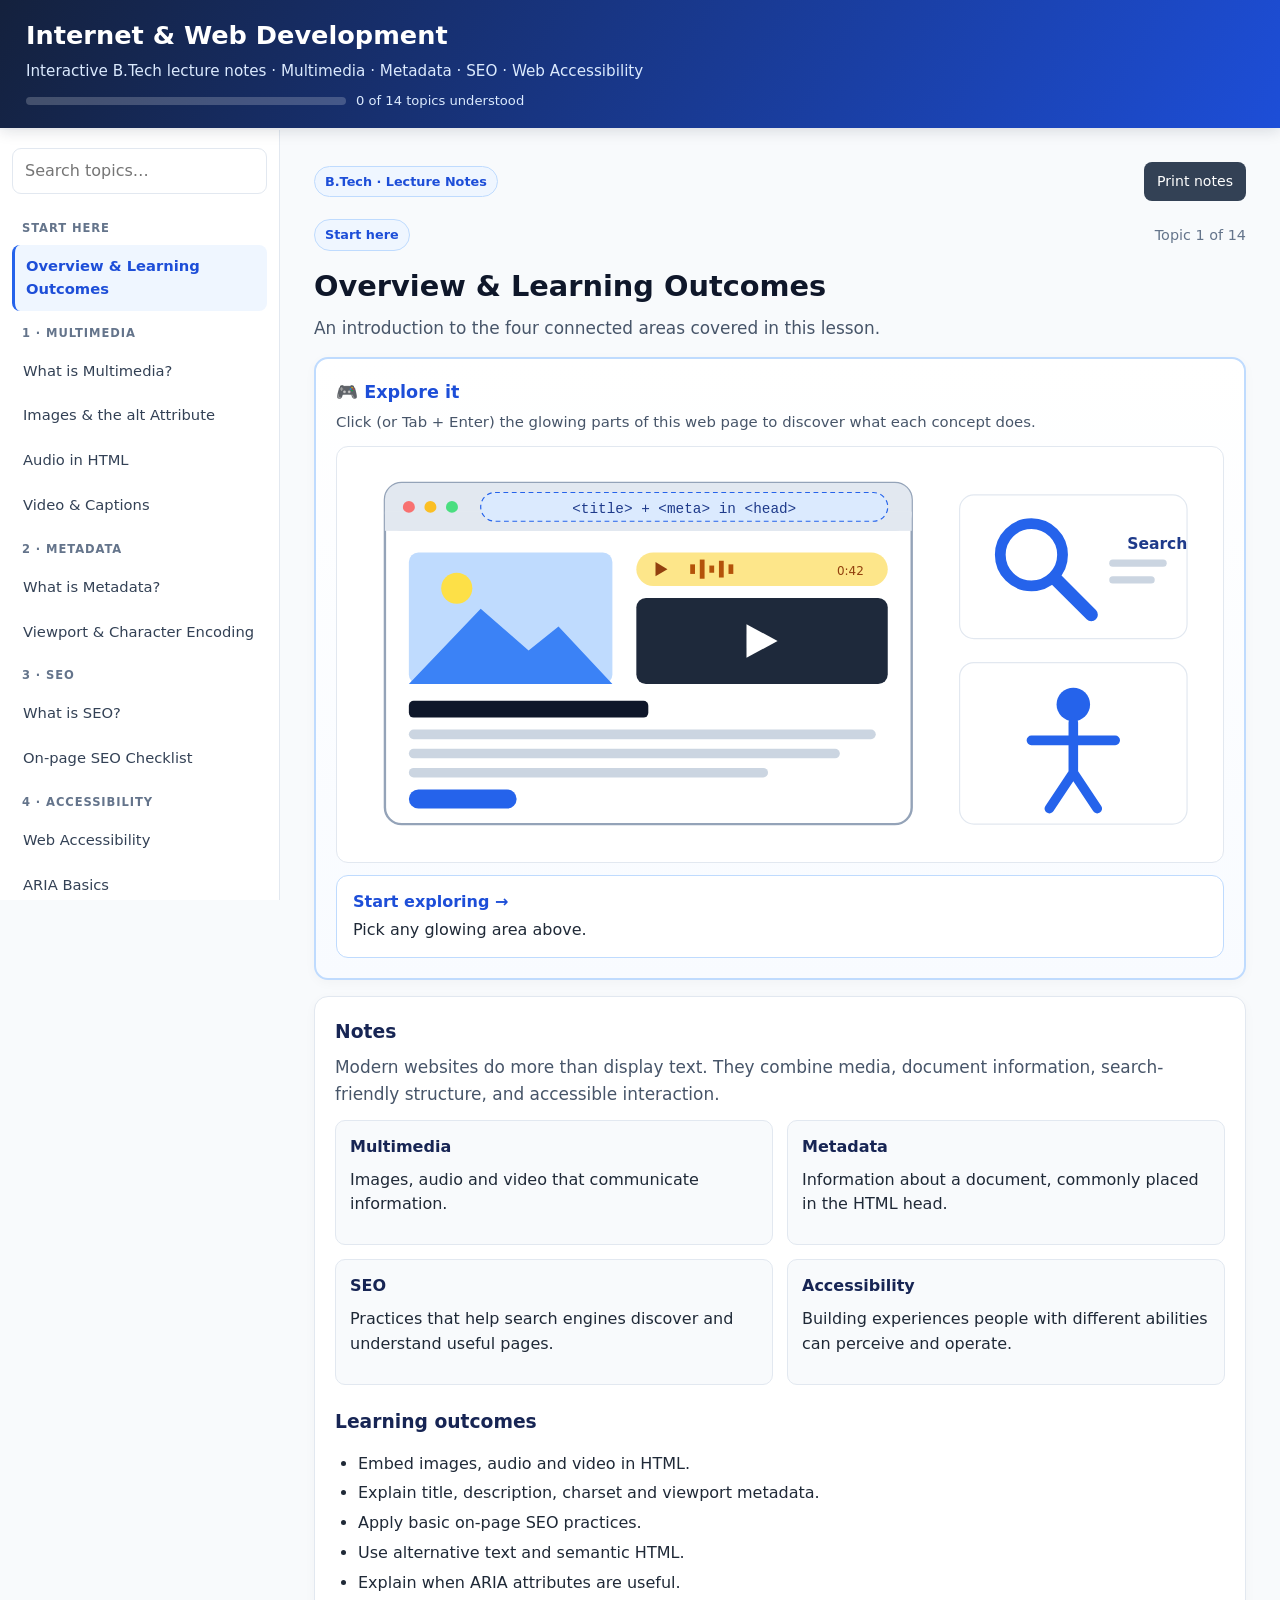
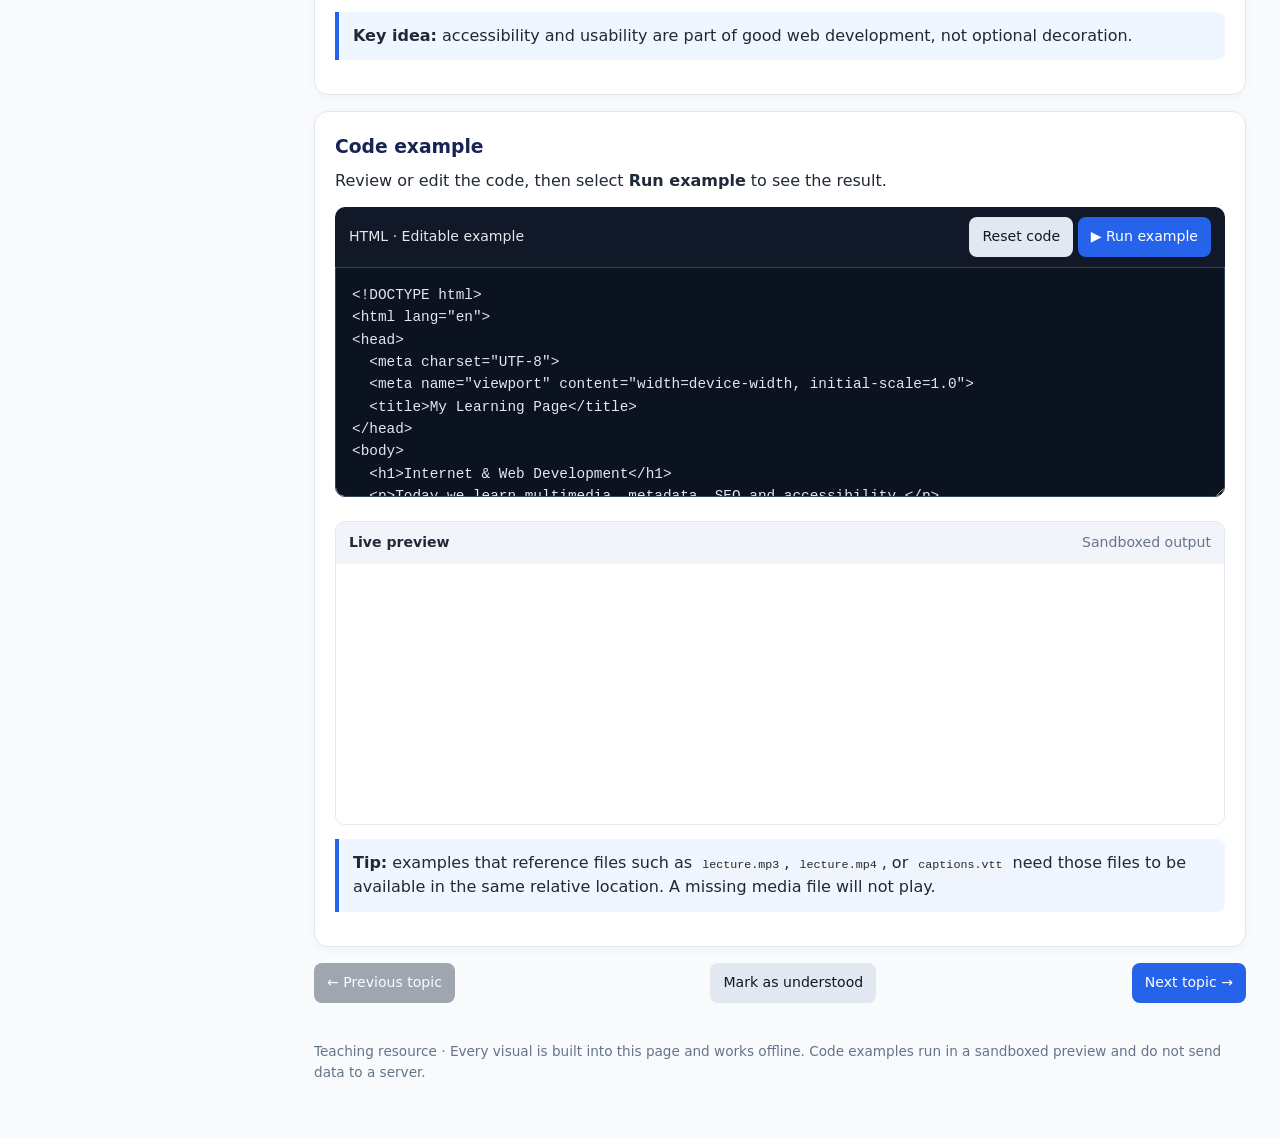
<file: BTech Sem1-2026 Web/Unit 2/aria_semantic_seo_webaccessibilityIntro.html>
<!DOCTYPE html>
<html lang="en">
<head>
<meta charset="UTF-8">
<meta name="viewport" content="width=device-width, initial-scale=1.0">
<title>Internet & Web Development — Interactive Lecture Notes</title>
<style>
:root{--navy:#14213d;--blue:#2563eb;--pale:#eff6ff;--ink:#1f2937;--muted:#64748b;--line:#e2e8f0;--bg:#f8fafc;--green:#15803d;--red:#dc2626;--amber:#d97706}
*{box-sizing:border-box}body{margin:0;font-family:system-ui,-apple-system,Segoe UI,Roboto,Arial,sans-serif;color:var(--ink);background:var(--bg);line-height:1.55}
header{background:linear-gradient(120deg,#14213d,#1d4ed8);color:white;padding:16px 26px;position:sticky;top:0;z-index:5;box-shadow:0 3px 14px #0f172a22}
header h1{font-size:clamp(1.2rem,2vw,1.8rem);margin:0}header p{margin:4px 0 8px;color:#dbeafe;font-size:.95rem}
.progress{display:flex;align-items:center;gap:10px;font-size:.82rem;color:#dbeafe}.progress .bar{flex:1;max-width:320px;height:8px;border-radius:99px;background:#ffffff33;overflow:hidden}.progress .bar span{display:block;height:100%;width:0;background:#4ade80;transition:width .4s}
.layout{display:grid;grid-template-columns:280px minmax(0,1fr);min-height:calc(100vh - 130px)}
aside{background:#fff;border-right:1px solid var(--line);padding:18px 12px;position:sticky;top:130px;height:calc(100vh - 130px);overflow:auto}
.search{width:100%;padding:10px 12px;border:1px solid var(--line);border-radius:9px;margin-bottom:14px;font:inherit}
.navgroup{font-size:.72rem;letter-spacing:.08em;text-transform:uppercase;color:#64748b;font-weight:800;padding:12px 10px 5px}
.navbtn{display:block;width:100%;text-align:left;background:transparent;border:0;padding:10px 11px;border-radius:8px;color:#334155;cursor:pointer;font:inherit;font-size:.92rem;margin:2px 0}
.navbtn:hover{background:#f1f5f9}.navbtn.active{background:var(--pale);color:#1d4ed8;font-weight:700;border-left:3px solid var(--blue)}.navbtn.done::after{content:" ✓";color:var(--green);font-weight:800}
main{padding:clamp(16px,3vw,34px);max-width:1450px;width:100%;margin:auto}
.toolbar{display:flex;align-items:center;justify-content:space-between;gap:12px;flex-wrap:wrap;margin-bottom:18px}
.pill{font-size:.8rem;border:1px solid #bfdbfe;background:#eff6ff;color:#1d4ed8;padding:5px 10px;border-radius:99px;font-weight:700}
h2{font-size:1.8rem;line-height:1.25;margin:0 0 10px;color:#0f172a}h3{margin:22px 0 8px;color:#172554}p{margin:8px 0 13px}.lead{font-size:1.06rem;color:#475569;max-width:900px}
.panel{background:white;border:1px solid var(--line);border-radius:14px;padding:20px;margin:16px 0;box-shadow:0 3px 12px #0f172a08}
.panel.viz{border:2px solid #bfdbfe;background:linear-gradient(#fff,#f8fbff)}
.vizhead{display:flex;align-items:center;gap:8px;margin:0 0 4px;color:#1d4ed8;font-size:1.1rem}
.hint{color:#475569;font-size:.93rem;margin:0 0 12px}
.grid{display:grid;grid-template-columns:repeat(2,minmax(0,1fr));gap:14px}.mini{background:#f8fafc;border:1px solid var(--line);border-radius:10px;padding:14px}.mini h3{margin:0 0 6px;font-size:1rem}
table{border-collapse:collapse;width:100%;margin:12px 0;font-size:.94rem}th,td{border:1px solid var(--line);padding:10px;text-align:left;vertical-align:top}th{background:#f1f5f9}
.codehead{display:flex;align-items:center;justify-content:space-between;gap:10px;flex-wrap:wrap;background:#111827;color:#e5e7eb;padding:10px 14px;border-radius:10px 10px 0 0;font-size:.88rem}
pre{margin:0;background:#0b1220;color:#e2e8f0;padding:14px;overflow:auto;border-radius:10px;white-space:pre;font-size:.86rem;line-height:1.55;tab-size:2}
pre.hl-ok{border:2px solid #22c55e}pre.hl-bad{border:2px solid #ef4444}
button.action{border:0;border-radius:8px;padding:9px 13px;background:var(--blue);color:white;font-weight:700;cursor:pointer;font:inherit;font-size:.88rem}
button.action:hover{filter:brightness(.93)}button.secondary{background:#334155}button.light{background:#e2e8f0;color:#0f172a}button.action:disabled{opacity:.45;cursor:not-allowed}
button.success{background:var(--green)}
.editor{width:100%;min-height:230px;background:#0b1220;color:#e2e8f0;border:1px solid #334155;border-radius:0 0 10px 10px;padding:16px;font: .9rem/1.55 ui-monospace,SFMono-Regular,Consolas,monospace;resize:vertical}
.previewwrap{border:1px solid var(--line);border-radius:10px;overflow:hidden;margin-top:16px;background:white}
.previewhead{background:#f1f5f9;padding:10px 13px;display:flex;justify-content:space-between;align-items:center;font-size:.88rem;font-weight:700}
iframe{width:100%;height:260px;border:0;background:white;display:block}
.note{border-left:4px solid #2563eb;background:#eff6ff;padding:12px 14px;border-radius:0 8px 8px 0;margin:14px 0}
.warn{border-left-color:#d97706;background:#fffbeb}
ul,ol{padding-left:23px}li{margin:5px 0}.footer{color:var(--muted);font-size:.85rem;padding:20px 0}
code{background:#f1f5f9;padding:1px 5px;border-radius:4px;font-size:.9em}pre code{background:none;padding:0}

/* interactive widgets */
.tabs{display:flex;gap:6px;flex-wrap:wrap;margin-bottom:12px}
.tab{border:1px solid #cbd5e1;background:#fff;border-radius:99px;padding:7px 14px;cursor:pointer;font:inherit;font-size:.9rem;color:#334155}
.tab:hover{background:#f1f5f9}.tab[aria-selected=true]{background:var(--blue);border-color:var(--blue);color:#fff;font-weight:700}
.two{display:grid;grid-template-columns:minmax(0,1.1fr) minmax(0,1fr);gap:16px;align-items:start}
.info{background:#fff;border:1px solid #bfdbfe;border-radius:12px;padding:14px 16px;margin-top:12px}
.info b.t{color:#1d4ed8}
.chip{display:inline-block;background:#e0e7ff;color:#3730a3;border-radius:99px;padding:2px 10px;font-size:.8rem;font-weight:700;margin:2px 4px 2px 0}
.chip.g{background:#dcfce7;color:#166534}.chip.r{background:#fee2e2;color:#991b1b}.chip.a{background:#fef3c7;color:#92400e}
.hot{cursor:pointer;outline:none}.hot:hover,.hot:focus,.hot.sel{filter:drop-shadow(0 0 6px #2563eb)}
.stage{background:#fff;border:1px solid var(--line);border-radius:12px;padding:12px;text-align:center}
.stage svg{max-width:100%;height:auto}
.reader{background:#111827;color:#a7f3d0;border-radius:10px;padding:12px 14px;font-family:ui-monospace,Consolas,monospace;font-size:.9rem;margin-top:10px;min-height:48px}
.reader small{display:block;color:#94a3b8;margin-bottom:4px}
.verdict{margin-top:8px;font-weight:700}.ok{color:var(--green)}.bad{color:var(--red)}
label.sw{display:inline-flex;align-items:center;gap:7px;margin:4px 14px 4px 0;cursor:pointer;font-size:.93rem}
input[type=text],textarea.plain,input.fld{width:100%;padding:9px 11px;border:1px solid #cbd5e1;border-radius:8px;font:inherit}
.meter{height:10px;border-radius:99px;background:#e2e8f0;overflow:hidden;margin:4px 0 8px}.meter span{display:block;height:100%;width:0;background:var(--green);transition:width .3s,background .3s}
.small{font-size:.82rem;color:#64748b}
.tabmock{display:flex;align-items:center;gap:8px;background:#dee3ea;padding:8px 10px 0;border-radius:10px 10px 0 0}
.tabmock .t{background:#fff;border-radius:9px 9px 0 0;padding:7px 12px;font-size:.85rem;max-width:250px;white-space:nowrap;overflow:hidden;text-overflow:ellipsis;display:flex;gap:6px;align-items:center}
.urlbar{background:#fff;border:1px solid var(--line);border-top:0;padding:7px 12px;font-size:.82rem;color:#475569;border-radius:0 0 10px 10px}
.serp{background:#fff;border:1px solid var(--line);border-radius:10px;padding:14px 16px}
.serp .u{color:#166534;font-size:.82rem}.serp .tt{color:#1a0dab;font-size:1.15rem;margin:2px 0;font-weight:500}.serp .ds{color:#4d5156;font-size:.9rem}
.phones{display:flex;gap:18px;flex-wrap:wrap;justify-content:center}
.phonebox{text-align:center;width:200px}.phonebox .cap{font-size:.82rem;font-weight:700;margin-top:8px}
.phone{width:186px;height:320px;border:8px solid #0f172a;border-radius:26px;overflow:hidden;background:#fff;position:relative;margin:auto}
.pgw{transform-origin:0 0;font-size:16px;line-height:1.4;color:#111}
.pgw .hd{background:#1d4ed8;color:#fff;padding:10px 14px;font-weight:700}.pgw .row{display:flex;gap:12px;padding:12px}.pgw .col{flex:1;background:#dbeafe;border-radius:8px;padding:12px;min-width:0}
.pgw .col b{display:block;margin-bottom:4px}.pgw .btn{display:inline-block;background:#2563eb;color:#fff;border-radius:6px;padding:6px 12px;margin-top:6px}
.fixed600{width:600px}.stack .row{flex-direction:column}
.flow{display:flex;gap:8px;align-items:stretch;flex-wrap:wrap;margin:6px 0 12px}
.flow .st{flex:1;min-width:140px;background:#fff;border:2px solid #cbd5e1;border-radius:12px;padding:10px 12px;cursor:pointer;text-align:center;font:inherit}
.flow .st.on{border-color:var(--blue);background:#eff6ff}.flow .st b{display:block;font-size:1.05rem}
.flip{perspective:800px;cursor:pointer;height:120px}.flip .in{position:relative;width:100%;height:100%;transition:transform .5s;transform-style:preserve-3d}
.flip.f .in{transform:rotateY(180deg)}.flip .fr,.flip .bk{position:absolute;inset:0;backface-visibility:hidden;border-radius:12px;padding:12px;display:flex;flex-direction:column;justify-content:center;font-size:.9rem}
.flip .fr{background:#fee2e2;border:1px solid #fecaca}.flip .bk{background:#dcfce7;border:1px solid #bbf7d0;transform:rotateY(180deg)}
.mythgrid{display:grid;grid-template-columns:repeat(3,minmax(0,1fr));gap:12px;margin-top:10px}
.simwrap{border:1px solid var(--line);border-radius:12px;overflow:hidden;background:#fff}
.simpage{padding:16px;transition:filter .3s}
.simpage .card{border:1px solid #e2e8f0;border-radius:12px;padding:14px;display:grid;grid-template-columns:140px 1fr;gap:14px}
.dot{display:inline-block;width:22px;height:22px;border-radius:50%;vertical-align:middle;margin-right:6px}
.wire{border:2px solid #94a3b8;border-radius:10px;background:#fff;padding:8px;font-size:.88rem}
.wire .reg{border:2px dashed #94a3b8;border-radius:8px;padding:8px;margin:6px 0;background:#f8fafc;cursor:pointer;transition:.2s;position:relative}
.wire .reg:hover,.wire .reg.sel,.wire .reg.hi{border-color:var(--blue);background:#dbeafe;box-shadow:0 0 0 3px #93c5fd}
.wire .tagname{position:absolute;top:-10px;right:8px;background:#1e3a8a;color:#fff;border-radius:6px;padding:0 6px;font-size:.72rem;font-family:ui-monospace,monospace}
.focusdemo input{padding:8px;border:2px solid #cbd5e1;border-radius:8px;font:inherit}
.focusdemo input:focus{outline:3px solid #f59e0b;border-color:#f59e0b}
.mcq{background:#fff;border:1px solid var(--line);border-radius:12px;padding:14px;margin:12px 0}
.mcq .opt{display:block;width:100%;text-align:left;border:1px solid #cbd5e1;background:#fff;border-radius:8px;padding:9px 12px;margin:6px 0;cursor:pointer;font:inherit}
.mcq .opt:hover:not(:disabled){background:#f1f5f9}.mcq .opt.right{background:#dcfce7;border-color:#22c55e}.mcq .opt.wrong{background:#fee2e2;border-color:#ef4444}
.bugline{display:block;width:100%;text-align:left;background:#0b1220;color:#e2e8f0;border:2px solid transparent;border-radius:6px;padding:6px 10px;margin:3px 0;cursor:pointer;font-family:ui-monospace,Consolas,monospace;font-size:.88rem}
.bugline:hover{border-color:#60a5fa}.bugline.found{border-color:#22c55e;background:#052e16}.bugline.miss{border-color:#ef4444}
.fix{font-family:system-ui;font-size:.85rem;color:#86efac;margin-top:4px;white-space:pre-wrap}
.vidbox{position:relative;border-radius:10px;overflow:hidden;background:#0f172a}.vidbox svg{display:block;width:100%;height:auto}
.cap{position:absolute;left:8%;right:8%;bottom:10px;text-align:center}
.cap span{background:#000c;color:#fff;padding:3px 10px;border-radius:5px;font-size:.95rem}
.ctrl{display:flex;gap:10px;align-items:center;background:#111827;color:#fff;padding:8px 10px;border-radius:0 0 10px 10px;font-size:.85rem}.ctrl input[type=range]{flex:1}
.ctrl button{background:#334155;border:0;color:#fff;border-radius:6px;padding:5px 10px;cursor:pointer;font:inherit}.ctrl button.on{background:#2563eb}
@keyframes bnc{0%,100%{transform:scaleY(.35)}50%{transform:scaleY(1)}}
.wb{transform-box:fill-box;transform-origin:bottom;animation:bnc 1s ease-in-out infinite}
.mobilemenu{display:none}
@media(max-width:800px){.layout{grid-template-columns:1fr}aside{position:relative;top:auto;height:auto;max-height:260px;border-right:0;border-bottom:1px solid var(--line)}.grid,.two,.mythgrid{grid-template-columns:1fr}header{position:relative}.simpage .card{grid-template-columns:1fr}}
@media(prefers-reduced-motion:reduce){.wb{animation:none}*{transition:none!important}}
@media print{header{position:static;background:#fff;color:#000;box-shadow:none}header p,.progress{color:#333}.layout{display:block}aside,.toolbar button,.previewwrap,.codehead button,.panel.viz{display:none!important}main{padding:0}.panel{break-inside:avoid;box-shadow:none}.editor{display:none}}
</style>
</head>
<body>
<header>
  <h1>Internet & Web Development</h1>
  <p>Interactive B.Tech lecture notes · Multimedia · Metadata · SEO · Web Accessibility</p>
  <div class="progress"><div class="bar"><span id="pbar"></span></div><span id="ptext">0 of 14 topics understood</span></div>
</header>
<div class="layout">
<aside>
  <input class="search" id="search" type="search" placeholder="Search topics…" aria-label="Search lecture topics">
  <div id="nav"></div>
</aside>
<main>
  <div class="toolbar"><span class="pill">B.Tech · Lecture Notes</span><div><button class="action secondary" onclick="window.print()">Print notes</button></div></div>
  <article id="content" aria-live="polite"></article>
  <div class="footer">Teaching resource · Every visual is built into this page and works offline. Code examples run in a sandboxed preview and do not send data to a server.</div>
</main>
</div>

<!-- colour-blindness filter used by the accessibility simulator -->
<svg width="0" height="0" style="position:absolute" aria-hidden="true"><defs>
<filter id="protan"><feColorMatrix type="matrix" values="0.567 0.433 0 0 0  0.558 0.442 0 0 0  0 0.242 0.758 0 0  0 0 0 1 0"/></filter>
</defs></svg>

<script>
/* ---------- tiny helpers ---------- */
const $=(s,r=document)=>r.querySelector(s), $$=(s,r=document)=>[...r.querySelectorAll(s)];
function escapeHTML(s){return String(s).replaceAll('&','&amp;').replaceAll('<','&lt;').replaceAll('>','&gt;').replaceAll('"','&quot;')}
const esc=escapeHTML;
let cleanups=[];const onCleanup=f=>cleanups.push(f);
function selectTabs(c,sel,fn){ $$(sel,c).forEach(b=>b.onclick=()=>{$$(sel,c).forEach(x=>x.setAttribute('aria-selected',x===b));fn(b.dataset.k)}); }

/* ---------- reusable SVG pictures (no internet needed) ---------- */
const art={
solar:`<svg viewBox="0 0 420 220" style="width:100%;max-width:420px;border-radius:10px" aria-hidden="true"><rect width="420" height="220" fill="#0b1230"/>
<g fill="none" stroke="#475569" stroke-dasharray="4 4"><circle cx="70" cy="110" r="80"/><circle cx="70" cy="110" r="140"/><circle cx="70" cy="110" r="200"/><circle cx="70" cy="110" r="260"/></g>
<circle cx="70" cy="110" r="36" fill="#fbbf24"/><circle cx="70" cy="110" r="46" fill="#fbbf2433"/>
<circle cx="150" cy="110" r="7" fill="#a8a29e"/><circle cx="210" cy="110" r="11" fill="#fdba74"/><circle cx="270" cy="110" r="12" fill="#38bdf8"/><circle cx="330" cy="110" r="9" fill="#f87171"/>
<g fill="#cbd5e1" font-size="11" font-family="system-ui" text-anchor="middle"><text x="150" y="138">Mercury</text><text x="210" y="142">Venus</text><text x="270" y="144">Earth</text><text x="330" y="140">Mars</text><text x="70" y="172" fill="#fde68a">Sun</text></g></svg>`,
icon:`<svg viewBox="0 0 420 220" style="width:100%;max-width:420px;border-radius:10px" aria-hidden="true"><rect width="420" height="220" fill="#eff6ff"/><rect x="130" y="60" width="160" height="100" rx="18" fill="#2563eb"/><circle cx="195" cy="108" r="22" fill="none" stroke="#fff" stroke-width="8"/><line x1="212" y1="126" x2="238" y2="150" stroke="#fff" stroke-width="9" stroke-linecap="round"/><text x="210" y="190" text-anchor="middle" font-family="system-ui" font-size="13" fill="#1e3a8a">a clickable search icon-button</text></svg>`,
swirl:`<svg viewBox="0 0 420 220" style="width:100%;max-width:420px;border-radius:10px" aria-hidden="true"><rect width="420" height="220" fill="#faf5ff"/><g fill="none" stroke="#c084fc" stroke-width="5" stroke-linecap="round"><path d="M20 70 Q 80 20 140 70 T 260 70 T 400 70"/><path d="M20 110 Q 80 60 140 110 T 260 110 T 400 110" stroke="#a78bfa"/><path d="M20 150 Q 80 100 140 150 T 260 150 T 400 150" stroke="#e9d5ff"/></g><text x="210" y="195" text-anchor="middle" font-family="system-ui" font-size="13" fill="#6b21a8">purely decorative wave pattern</text></svg>`
};

/* ---------- visual widgets, one per topic ---------- */
const V={};

/* 1. Overview: clickable web page */
V.overview=c=>{
 const info={
  multimedia:['🖼️ Multimedia','<code>&lt;img&gt; &lt;audio&gt; &lt;video&gt;</code>','Pictures, sound and video make information easier to understand, but each one needs a text alternative.','Ask yourself: how would someone who cannot see or hear this get the same information?'],
  metadata:['🏷️ Metadata','<code>&lt;head&gt; &lt;title&gt; &lt;meta&gt;</code>','Data about the page. It is not displayed in the page body, but browsers and search engines read it.','Ask yourself: what text shows in the browser tab, and who writes it?'],
  seo:['🔍 SEO','crawl → index → rank','Practices that help search engines find and understand your useful pages.','Ask yourself: can a search engine tell what this page is about from its title, headings and links?'],
  a11y:['♿ Accessibility','semantic HTML · ARIA · alt · captions','Building pages that people with different abilities can perceive, understand and operate.','Ask yourself: can this page be used with only a keyboard? With a screen reader?']
 };
 c.innerHTML=`<p class="hint">Click (or Tab + Enter) the glowing parts of this web page to discover what each concept does.</p>
 <div class="stage"><svg viewBox="0 0 720 320" role="group" aria-label="Clickable web page diagram">
 <rect x="30" y="20" width="440" height="285" rx="14" fill="#fff" stroke="#94a3b8" stroke-width="2"/>
 <rect x="30" y="20" width="440" height="40" rx="14" fill="#e2e8f0"/><rect x="30" y="44" width="440" height="16" fill="#e2e8f0"/>
 <circle cx="50" cy="40" r="5" fill="#f87171"/><circle cx="68" cy="40" r="5" fill="#fbbf24"/><circle cx="86" cy="40" r="5" fill="#4ade80"/>
 <g class="hot" data-k="metadata" tabindex="0" role="button" aria-label="Metadata: head, title and meta"><rect x="110" y="28" width="340" height="24" rx="12" fill="#dbeafe" stroke="#2563eb" stroke-dasharray="4 3"/><text x="280" y="45" text-anchor="middle" font-size="12" fill="#1e3a8a" font-family="ui-monospace,monospace">&lt;title&gt; + &lt;meta&gt; in &lt;head&gt;</text></g>
 <g class="hot" data-k="multimedia" tabindex="0" role="button" aria-label="Multimedia: image, audio and video">
  <rect x="50" y="78" width="170" height="110" rx="8" fill="#bfdbfe"/><circle cx="90" cy="108" r="13" fill="#fde047"/><polygon points="50,188 110,125 150,160 175,140 220,188" fill="#3b82f6"/>
  <rect x="240" y="78" width="210" height="28" rx="14" fill="#fde68a"/><polygon points="256,86 256,98 266,92" fill="#92400e"/><g fill="#b45309"><rect x="285" y="88" width="4" height="8"/><rect x="293" y="84" width="4" height="16"/><rect x="301" y="89" width="4" height="6"/><rect x="309" y="85" width="4" height="14"/><rect x="317" y="88" width="4" height="8"/></g><text x="430" y="97" font-size="10" text-anchor="end" fill="#92400e">0:42</text>
  <rect x="240" y="116" width="210" height="72" rx="8" fill="#1e293b"/><polygon points="332,138 332,166 358,152" fill="#fff"/></g>
 <rect x="50" y="202" width="200" height="14" rx="4" fill="#0f172a"/><rect x="50" y="226" width="390" height="8" rx="4" fill="#cbd5e1"/><rect x="50" y="242" width="360" height="8" rx="4" fill="#cbd5e1"/><rect x="50" y="258" width="300" height="8" rx="4" fill="#cbd5e1"/><rect x="50" y="276" width="90" height="16" rx="8" fill="#2563eb"/>
 <g class="hot" data-k="seo" tabindex="0" role="button" aria-label="SEO: search engines"><rect x="510" y="30" width="190" height="120" rx="12" fill="#fff" stroke="#e2e8f0"/><circle cx="570" cy="80" r="26" fill="none" stroke="#2563eb" stroke-width="9"/><line x1="590" y1="100" x2="620" y2="130" stroke="#2563eb" stroke-width="11" stroke-linecap="round"/><text x="650" y="75" font-size="13" fill="#1e3a8a" font-weight="700">Search</text><rect x="635" y="84" width="48" height="6" rx="3" fill="#cbd5e1"/><rect x="635" y="98" width="38" height="6" rx="3" fill="#cbd5e1"/></g>
 <g class="hot" data-k="a11y" tabindex="0" role="button" aria-label="Accessibility: people using assistive technology"><rect x="510" y="170" width="190" height="135" rx="12" fill="#fff" stroke="#e2e8f0"/><circle cx="605" cy="205" r="14" fill="#2563eb"/><path d="M570 235 H640 M605 220 V262 M605 262 L585 292 M605 262 L625 292" stroke="#2563eb" stroke-width="8" stroke-linecap="round" fill="none"/><text x="605" y="300" text-anchor="middle" font-size="11" fill="#1e3a8a" font-weight="700" display="none">Everyone</text></g>
 </svg></div>
 <div class="info" id="ovinfo" aria-live="polite"><b class="t">Start exploring →</b><p style="margin:4px 0 0">Pick any glowing area above.</p></div>`;
 const show=k=>{const [t,tag,txt,q]=info[k];$$('.hot',c).forEach(g=>g.classList.toggle('sel',g.dataset.k===k));$('#ovinfo',c).innerHTML=`<b class="t" style="font-size:1.1rem">${t}</b> <span class="chip">${tag}</span><p style="margin:6px 0">${txt}</p><p class="small" style="margin:0">💡 ${q}</p>`};
 $$('.hot',c).forEach(g=>{g.onclick=()=>show(g.dataset.k);g.onkeydown=e=>{if(e.key==='Enter'||e.key===' '){e.preventDefault();show(g.dataset.k)}}});
};

/* 2. Media types */
V.media=c=>{
 const wave='<g fill="#f59e0b">'+[0,1,2,3,4,5,6,7,8,9,10,11].map(i=>`<rect class="wb" style="animation-delay:${i*.09}s" x="${40+i*30}" y="${40+((i*37)%30)}" width="16" height="${70-((i*37)%30)}" rx="6"/>`).join('')+'</g>';
 const D={
  text:{svg:'<rect width="420" height="170" fill="#f8fafc"/><rect x="40" y="26" width="160" height="18" rx="4" fill="#0f172a"/><g fill="#cbd5e1"><rect x="40" y="62" width="340" height="9" rx="4"/><rect x="40" y="82" width="320" height="9" rx="4"/><rect x="40" y="102" width="340" height="9" rx="4"/><rect x="40" y="122" width="200" height="9" rx="4"/></g>',tag:'<h1>Title</h1>\n<p>Paragraph text…</p>',acc:['Logical headings','Readable contrast'],q:'Text is the base layer: everything else should still make sense in text form.'},
  image:{svg:'<rect width="420" height="170" fill="#bfdbfe"/><circle cx="90" cy="50" r="22" fill="#fde047"/><polygon points="0,170 120,70 200,130 270,80 420,170" fill="#3b82f6"/><polygon points="270,80 300,110 250,110" fill="#fff"/>',tag:'<img src="mountain.jpg"\n     alt="Snow-capped mountain\n          at sunrise"\n     width="320">',acc:['alt text','width/height set','small file size'],q:'The alt attribute is the “spoken version” of the picture.'},
  audio:{svg:'<rect width="420" height="170" fill="#fffbeb"/>'+wave,tag:'<audio controls>\n  <source src="lecture.mp3"\n          type="audio/mpeg">\n</audio>',acc:['controls attribute','transcript nearby'],q:'Sound alone excludes people who cannot hear it, so add a transcript.'},
  video:{svg:'<rect width="420" height="170" fill="#0f172a"/><rect x="0" y="150" width="420" height="20" fill="#1e293b"/><rect x="0" y="150" width="140" height="20" fill="#2563eb"/><polygon points="185,55 185,115 240,85" fill="#fff"/><rect x="60" y="124" width="300" height="18" rx="4" fill="#000a"/><text x="210" y="137" text-anchor="middle" fill="#fff" font-size="11" font-family="system-ui">Welcome to the web development lab.</text>',tag:'<video controls width="480">\n  <source src="lecture.mp4"\n          type="video/mp4">\n  <track kind="captions"\n         src="captions.vtt"\n         srclang="en" label="English">\n</video>',acc:['controls','captions (.vtt)','transcript / audio description'],q:'Video mixes picture and sound, so it needs both captions and, sometimes, audio description.'}
 };
 c.innerHTML=`<p class="hint">Choose a media type to see what it looks like, the HTML element that embeds it, and how to make it accessible.</p>
 <div class="tabs" role="tablist">${Object.keys(D).map((k,i)=>`<button class="tab" role="tab" data-k="${k}" aria-selected="${i===0}">${{text:'📝 Text',image:'🖼️ Image',audio:'🎧 Audio',video:'🎬 Video'}[k]}</button>`).join('')}</div>
 <div class="two"><div class="stage" id="mstage"></div><div id="minfo"></div></div>`;
 const show=k=>{const d=D[k];$('#mstage',c).innerHTML=`<svg viewBox="0 0 420 170" style="width:100%;border-radius:10px" aria-hidden="true">${d.svg}</svg>`;
  $('#minfo',c).innerHTML=`<b>HTML element</b><pre>${esc(d.tag)}</pre><p style="margin:10px 0 4px"><b>Make it accessible</b></p>${d.acc.map(a=>`<span class="chip g">✓ ${a}</span>`).join('')}<p class="small" style="margin-top:10px">💡 ${d.q}</p>`};
 selectTabs(c,'.tab',show);show('text');
};

/* 3. Images & alt */
V.alt=c=>{
 const S=[
  {n:'Informative',svg:art.solar,alt:'Diagram showing the Sun with Mercury, Venus, Earth and Mars orbiting it',ok:true,say:'graphic, Diagram showing the Sun with Mercury, Venus, Earth and Mars orbiting it',why:'Describes the information the image carries.'},
  {n:'Functional',svg:art.icon,alt:'Search courses',ok:true,say:'link, Search courses',why:'Describes the action, not the picture of a magnifier.'},
  {n:'Decorative',svg:art.swirl,alt:'',ok:true,say:'(nothing is announced — the image is skipped)',why:'alt="" lets screen readers ignore pure decoration.'},
  {n:'Bad: filename',svg:art.solar,alt:'IMG_2043.jpg',ok:false,say:'graphic, I M G underscore 2 0 4 3 dot j p g',why:'A filename tells the listener nothing.'},
  {n:'Bad: keyword stuffing',svg:art.solar,alt:'solar system planets space sun best planets cheap planets',ok:false,say:'graphic, solar system planets space sun best planets cheap planets',why:'Alt text is for people, not for gaming search engines.'}
 ];
 c.innerHTML=`<p class="hint">Pick a scenario. See the picture, what a screen reader says, and what appears if the image fails to load.</p>
 <div class="tabs" role="tablist">${S.map((s,i)=>`<button class="tab" role="tab" data-k="${i}" aria-selected="${i===0}">${s.n}</button>`).join('')}</div>
 <label class="sw"><input type="checkbox" id="brk"> 🚫 Pretend the image failed to load</label>
 <div class="two"><div class="stage" id="astage"></div><div><pre id="acode"></pre><div class="reader"><small>🔊 SCREEN READER SAYS</small><span id="asay"></span></div><button class="action secondary" id="speak" style="margin-top:8px">🔊 Hear it</button><div class="verdict" id="averd"></div></div></div>`;
 let cur=0;
 const draw=()=>{const s=S[cur],broke=$('#brk',c).checked;
  $('#astage',c).innerHTML=broke?`<div style="border:2px dashed #94a3b8;border-radius:10px;padding:30px 14px;color:#334155;background:#f1f5f9">🖼️✕ <i>${s.alt?esc(s.alt):'(nothing shown — fine for decoration)'}</i></div><p class="small">This is what users see when the file is missing.</p>`:s.svg;
  $('#acode',c).textContent=`<img src="picture.png"\n     alt="${s.alt}">`;$('#acode',c).className=s.ok?'hl-ok':'hl-bad';
  $('#asay',c).textContent=s.say;$('#averd',c).innerHTML=`<span class="${s.ok?'ok':'bad'}">${s.ok?'✅ Good':'❌ Poor'}</span> — ${s.why}`};
 selectTabs(c,'.tab',k=>{cur=+k;draw()});$('#brk',c).onchange=draw;
 $('#speak',c).onclick=()=>{if('speechSynthesis' in window){speechSynthesis.cancel();speechSynthesis.speak(new SpeechSynthesisUtterance(S[cur].say))}else alert('Speech is not supported in this browser.')};
 onCleanup(()=>{try{speechSynthesis.cancel()}catch(e){}});draw();
};

/* 4. Audio (real, generated tone) */
function makeWav(){const sr=8000,notes=[262,294,330,392,330,294,262],dur=.45,n=Math.floor(sr*dur*notes.length),buf=new ArrayBuffer(44+n*2),dv=new DataView(buf);
 const w=(o,s)=>{for(let i=0;i<s.length;i++)dv.setUint8(o+i,s.charCodeAt(i))};
 w(0,'RIFF');dv.setUint32(4,36+n*2,true);w(8,'WAVE');w(12,'fmt ');dv.setUint32(16,16,true);dv.setUint16(20,1,true);dv.setUint16(22,1,true);dv.setUint32(24,sr,true);dv.setUint32(28,sr*2,true);dv.setUint16(32,2,true);dv.setUint16(34,16,true);w(36,'data');dv.setUint32(40,n*2,true);
 const per=Math.floor(sr*dur);
 for(let i=0;i<n;i++){const ni=Math.floor(i/per),t=(i%per)/sr,env=Math.min(1,t*60)*Math.max(0,1-t/dur*.85);dv.setInt16(44+i*2,Math.sin(2*Math.PI*notes[ni]*t)*env*12000,true)}
 return URL.createObjectURL(new Blob([buf],{type:'audio/wav'}))}
V.audio=c=>{
 const url=makeWav();onCleanup(()=>URL.revokeObjectURL(url));
 c.innerHTML=`<p class="hint">This is a real &lt;audio&gt; element playing a short tune made by the page. Switch attributes on and off and watch the code and behaviour change.</p>
 <div><label class="sw"><input type="checkbox" id="a-controls" checked> controls</label><label class="sw"><input type="checkbox" id="a-loop"> loop</label><label class="sw"><input type="checkbox" id="a-muted"> muted</label><label class="sw"><input type="checkbox" id="a-auto"> autoplay</label></div>
 <div class="two"><div class="stage" style="min-height:130px;display:flex;align-items:center;justify-content:center;flex-direction:column;gap:8px"><audio id="aud" controls src="${url}"></audio><div id="anone" style="display:none;color:#b91c1c;font-weight:700">😶 No controls → nothing visible. Users cannot play it!</div></div><div><pre id="acode2"></pre><div class="note warn" id="aauto" style="display:none"><b>Autoplay:</b> most browsers block it, and unexpected sound is annoying and hard for screen-reader users. This demo will not actually autoplay.</div></div></div>
 <details style="margin-top:10px"><summary><b>Transcript</b> (for people who cannot hear)</summary><p>♪ A short seven-note melody: C, D, E, G, E, D, C. ♪</p></details>`;
 const a=$('#aud',c),upd=()=>{const f=id=>$(id,c).checked;a.controls=f('#a-controls');a.loop=f('#a-loop');a.muted=f('#a-muted');
  $('#anone',c).style.display=f('#a-controls')?'none':'block';$('#aauto',c).style.display=f('#a-auto')?'block':'none';
  $('#acode2',c).textContent=`<audio${f('#a-controls')?' controls':''}${f('#a-loop')?' loop':''}${f('#a-muted')?' muted':''}${f('#a-auto')?' autoplay':''}>\n  <source src="lecture.mp3" type="audio/mpeg">\n  Your browser does not support audio.\n</audio>`};
 $$('input',c).forEach(i=>i.onchange=upd);upd();onCleanup(()=>a.pause());
};

/* 5. Video + captions */
V.video=c=>{
 const cues=[[0,3,'Welcome to the web development lab.'],[3,6,'[upbeat music plays]'],[6,10,'Today we add captions to our video.'],[10,14,'Captions help everyone follow along.']];
 const ts=s=>`00:00:${String(Math.floor(s)).padStart(2,'0')}.000`;
 c.innerHTML=`<p class="hint">Press play. Then turn the sound OFF and compare what a viewer gets with and without captions.</p>
 <div class="two"><div>
  <div class="vidbox"><svg viewBox="0 0 420 220" aria-hidden="true"><rect width="420" height="220" fill="#7dd3fc"/><circle id="sun" cx="40" cy="60" r="22" fill="#fde047"/><rect y="150" width="420" height="70" fill="#4ade80"/><polygon points="250,150 300,70 350,150" fill="#16a34a"/><rect id="vbird" x="0" y="0" width="0" height="0"/></svg><div class="cap"><span id="vcap" style="display:none"></span></div></div>
  <div class="ctrl"><button id="vplay" aria-label="Play">▶</button><input type="range" id="vseek" min="0" max="14" step="0.1" value="0" aria-label="Seek"><span id="vtime">0:00 / 0:14</span><button id="vcc" aria-pressed="false">CC</button><button id="vmute" aria-pressed="false">🔊</button></div>
  <div class="reader" style="margin-top:10px"><small>VIEWER EXPERIENCE</small><span id="vmsg"></span></div>
 </div><div><b>captions.vtt</b> <span class="small">(WebVTT file)</span><pre id="vvtt" style="margin-top:6px"></pre>
 <p style="margin:10px 0 4px"><b>Who benefits?</b></p><span class="chip g">Deaf / hard of hearing</span><span class="chip g">Sound off in a library</span><span class="chip g">Noisy train</span><span class="chip g">Learning a language</span></div></div>`;
 let t=0,playing=false,cc=false,mute=false;
 const draw=()=>{const cue=cues.find(q=>t>=q[0]&&t<q[1]);const cap=$('#vcap',c);
  cap.style.display=cc&&cue?'inline':'none';cap.textContent=cue?cue[2]:'';
  $('#sun',c).setAttribute('cx',40+t/14*340);$('#vseek',c).value=t;$('#vtime',c).textContent=`0:${String(Math.floor(t)).padStart(2,'0')} / 0:14`;
  $('#vmsg',c).textContent=mute&&!cc?'🔇 Sound is off and captions are off → this viewer misses the lesson.':mute&&cc?'✅ Sound is off, but captions deliver the message'+(cue?`: “${cue[2]}”`:'.'):cc?'Hears the audio and can also read captions.':'Can hear the audio. Anyone who cannot hear gets nothing.';
  $('#vvtt',c).innerHTML=esc('WEBVTT\n\n')+cues.map(q=>{const cur=cue===q;return `<span style="${cur?'background:#1d4ed8;display:block;border-radius:4px':'display:block'}">${esc(`${ts(q[0])} --> ${ts(q[1])}\n${q[2]}`)}</span>`}).join('\n')};
 const id=setInterval(()=>{if(playing){t+=.1;if(t>=14){t=0;playing=false;$('#vplay',c).textContent='▶'}draw()}},100);onCleanup(()=>clearInterval(id));
 $('#vplay',c).onclick=()=>{playing=!playing;$('#vplay',c).textContent=playing?'⏸':'▶'};
 $('#vseek',c).oninput=e=>{t=+e.target.value;draw()};
 $('#vcc',c).onclick=e=>{cc=!cc;e.target.classList.toggle('on',cc);e.target.setAttribute('aria-pressed',cc);draw()};
 $('#vmute',c).onclick=e=>{mute=!mute;e.target.textContent=mute?'🔇':'🔊';e.target.classList.toggle('on',mute);e.target.setAttribute('aria-pressed',mute);draw()};
 draw();
};

/* 6. Metadata live editor */
V.meta=c=>{
 c.innerHTML=`<p class="hint">Edit the title and description. Watch how the browser tab, search result and &lt;head&gt; code change instantly.</p>
 <div class="two"><div>
  <label><b>&lt;title&gt;</b></label><input class="fld" id="m-title" value="B.Tech Web Development Notes"><div class="meter"><span id="m-tm"></span></div><div class="small" id="m-tl"></div>
  <label style="display:block;margin-top:12px"><b>meta description</b></label><textarea class="plain" id="m-desc" rows="3" style="width:100%;padding:9px;border:1px solid #cbd5e1;border-radius:8px;font:inherit">Learn HTML multimedia, metadata, SEO and accessibility.</textarea><div class="meter"><span id="m-dm"></span></div><div class="small" id="m-dl"></div>
  <label style="display:block;margin-top:12px"><b>Visible &lt;h1&gt;</b> (different from title!)</label><input class="fld" id="m-h1" value="Web Development Notes">
 </div><div>
  <b>1 · Browser tab</b><div class="tabmock"><div class="t"><span>🌐</span><span id="p-tab"></span></div></div><div class="urlbar">https://college.example/web-notes</div>
  <b style="display:block;margin-top:14px">2 · Search result</b><div class="serp"><div class="u">college.example › web-notes</div><div class="tt" id="p-ser"></div><div class="ds" id="p-ds"></div></div>
  <b style="display:block;margin-top:14px">3 · Page content</b><div class="serp"><div style="font-size:1.5rem;font-weight:700" id="p-h1"></div><span class="small">The &lt;h1&gt; appears on the page itself, not on the tab.</span></div>
 </div></div><pre style="margin-top:14px" id="m-code"></pre>`;
 const f=(id)=>$(id,c).value,m=(el,len,max)=>{const e=$(el,c);e.style.width=Math.min(100,len/max*100)+'%';e.style.background=len>max?'#dc2626':len>max*.5?'#16a34a':'#d97706'};
 const upd=()=>{const t=f('#m-title'),d=f('#m-desc'),h=f('#m-h1');
  $('#p-tab',c).textContent=t||'Untitled';$('#p-ser',c).textContent=t.length>60?t.slice(0,57)+'…':(t||'Untitled');$('#p-ds',c).textContent=d.length>160?d.slice(0,157)+'…':(d||'(no description — search engine chooses text from the page)');$('#p-h1',c).textContent=h;
  $('#m-tl',c).textContent=`${t.length} characters — roughly 50–60 displays fully`;$('#m-dl',c).textContent=`${d.length} characters — roughly 120–160 displays fully`;m('#m-tm',t.length,60);m('#m-dm',d.length,160);
  $('#m-code',c).textContent=`<head>\n  <meta charset="UTF-8">\n  <meta name="viewport" content="width=device-width, initial-scale=1.0">\n  <title>${t}</title>\n  <meta name="description" content="${d}">\n</head>\n<body>\n  <h1>${h}</h1>\n</body>`};
 $$('input,textarea',c).forEach(i=>i.oninput=upd);upd();
};

/* 7. Viewport + charset */
V.viewport=c=>{
 const page=`<div class="hd">🎓 College Seminar</div><div class="row"><div class="col"><b>Schedule</b>Talks begin at 10:00 AM.<div class="btn">Register</div></div><div class="col"><b>Venue</b>Main auditorium, Block C.</div></div>`;
 c.innerHTML=`<p class="hint">Same page, three phones. Only the third one is truly mobile-friendly.</p>
 <div class="phones">
  <div class="phonebox"><div class="phone"><div class="pgw" style="width:980px;transform:scale(.1735)">${page}</div></div><div class="cap"><span class="chip r">✗ No viewport meta</span><br><span class="small">Phone pretends to be a 980px desktop and zooms out. Text is tiny.</span></div></div>
  <div class="phonebox"><div class="phone"><div class="pgw fixed600">${page}</div></div><div class="cap"><span class="chip a">⚠ Viewport, fixed layout</span><br><span class="small">Width is correct, but a 600px layout still overflows. Viewport alone ≠ responsive.</span></div></div>
  <div class="phonebox"><div class="phone"><div class="pgw stack" style="width:170px">${page}</div></div><div class="cap"><span class="chip g">✓ Viewport + responsive CSS</span><br><span class="small">Layout adapts: columns stack.</span></div></div>
 </div>
 <hr style="margin:22px 0;border:0;border-top:1px solid #e2e8f0">
 <h3 style="margin-top:0">Character encoding: try it</h3>
 <p class="hint">Type any text. See what happens when the browser reads UTF-8 bytes with the wrong encoding.</p>
 <input class="fld" id="cs-in" value="Café ₹ नमस्ते 😀">
 <div class="grid" style="margin-top:10px"><div class="mini"><b class="ok">With &lt;meta charset="UTF-8"&gt;</b><div id="cs-ok" style="font-size:1.3rem;margin-top:6px"></div></div><div class="mini"><b class="bad">Wrong / missing encoding</b><div id="cs-bad" style="font-size:1.3rem;margin-top:6px;word-break:break-all"></div></div></div>`;
 const u=()=>{const t=$('#cs-in',c).value;$('#cs-ok',c).textContent=t;$('#cs-bad',c).textContent=[...new TextEncoder().encode(t)].map(b=>String.fromCharCode(b)).join('')};
 $('#cs-in',c).oninput=u;u();
};

/* 8. SEO pipeline */
V.seo=c=>{
 const N=[['Home',200,40,0],['Courses',90,120,1],['Blog',310,120,1],['HTML Tutorial',50,210,2],['CSS Guide',150,210,2],['Alt Text Post',310,210,2],['Orphan page',420,150,9]];
 const E=[[0,1],[0,2],[1,3],[1,4],[2,5]];
 c.innerHTML=`<p class="hint">Follow a page's journey through a search engine. Click each stage.</p>
 <div class="flow" role="tablist"><button class="st on" data-k="0"><b>1 · Crawl</b><span class="small">discover pages</span></button><button class="st" data-k="1"><b>2 · Index</b><span class="small">understand &amp; store</span></button><button class="st" data-k="2"><b>3 · Rank &amp; serve</b><span class="small">order the results</span></button></div><div id="seov"></div>`;
 const views=[()=>`<div class="two"><div class="stage"><svg viewBox="0 0 520 260" id="g" style="max-width:520px">${E.map(([a,b])=>`<line x1="${N[a][1]}" y1="${N[a][2]+14}" x2="${N[b][1]}" y2="${N[b][2]+14}" stroke="#94a3b8" stroke-width="2"/>`).join('')}${N.map((n,i)=>`<g id="n${i}"><rect x="${n[1]-45}" y="${n[2]-4}" width="90" height="34" rx="9" fill="#e2e8f0" stroke="#94a3b8"/><text x="${n[1]}" y="${n[2]+18}" text-anchor="middle" font-size="11" font-family="system-ui">${n[0]}</text></g>`).join('')}<text id="bot" x="200" y="12" text-anchor="middle" font-size="18" opacity="0">🕷️</text></svg></div><div><button class="action" id="go">▶ Send the crawler</button><p class="small" id="cmsg" style="margin-top:10px">The crawler starts at a known page and follows links.</p><div class="note">Pages with <b>no links pointing to them</b> (orphans) may never be discovered. Good internal linking helps crawling.</div></div></div>`,
  ()=>`<table><tr><th>Keyword found on page</th><th>Pages stored in the index</th></tr><tr><td>html</td><td>HTML Tutorial, Courses</td></tr><tr><td>alt text</td><td>Alt Text Post, HTML Tutorial</td></tr><tr><td>css</td><td>CSS Guide</td></tr></table><div class="note">Like the index at the back of a book: the engine analyses a page, may store it, and later looks words up quickly. <b>Being crawled does not guarantee being indexed</b>; pages can be blocked (e.g. <code>noindex</code>) or judged low-value.</div>`,
  ()=>`<div class="tabs" id="qs">${['html tutorial','alt text'].map((q,i)=>`<button class="tab" data-k="${q}" aria-selected="${i===0}">🔎 ${q}</button>`).join('')}</div><div id="res"></div><div class="note warn">No one can guarantee position #1. Ranking depends on many signals such as relevance, helpfulness, and page experience.</div>`];
 const R={'html tutorial':[['Beginner HTML Course | Student Learning Portal',92],['HTML Basics Tutorial for Beginners',85],['Page',18]],'alt text':[['Writing Useful Alt Text | Student Learning Portal',90],['Beginner HTML Course | Student Learning Portal',55],['Page',10]]};
 let timer;onCleanup(()=>clearInterval(timer));
 const show=k=>{clearInterval(timer);$$('.st',c).forEach(s=>s.classList.toggle('on',s.dataset.k==k));$('#seov',c).innerHTML=views[k]();
  if(k==0)$('#go',c).onclick=()=>{let i=0;const order=[0,1,2,3,4,5];$$('[id^=n]',c).forEach(g=>g.firstChild.setAttribute('fill','#e2e8f0'));$('#bot',c).setAttribute('opacity',1);clearInterval(timer);
   timer=setInterval(()=>{if(i>=order.length){clearInterval(timer);$('#cmsg',c).textContent='Crawl finished. “Orphan page” was never found: nothing links to it.';return}const n=N[order[i]];$('#n'+order[i],c).firstChild.setAttribute('fill','#86efac');$('#bot',c).setAttribute('x',n[1]);$('#bot',c).setAttribute('y',n[2]+8);$('#cmsg',c).textContent='Visited: '+n[0];i++},650)};
  if(k==2){const r=q=>{$('#res',c).innerHTML=R[q].map((x,i)=>`<div class="serp" style="margin:8px 0"><b>#${i+1}</b> <span class="tt" style="font-size:1rem">${esc(x[0])}</span><div class="meter"><span style="width:${x[1]}%"></span></div><span class="small">relevance score (illustrative): ${x[1]}</span></div>`).join('')};
   $$('.tab',c).forEach(b=>b.onclick=()=>{$$('.tab',c).forEach(x=>x.setAttribute('aria-selected',x===b));r(b.dataset.k)});r('html tutorial')}};
 $$('.st',c).forEach(s=>s.onclick=()=>show(s.dataset.k));show(0);
};

/* 9. On-page SEO scorer */
V.onpage=c=>{
 const items=[
  ['Specific title','Page','Beginner HTML Course | Student Learning Portal'],
  ['Useful description','(none — engine guesses a snippet)','Explore beginner HTML lessons with examples and practice tasks.'],
  ['Readable URL','college.example/p?id=4821&x=7','college.example › courses › html-basics'],
  ['Clear h1 heading','Welcome!','Beginner HTML Course'],
  ['Descriptive link text','click here','Try HTML practice tasks'],
  ['Meaningful alt text','',"Diagram of an HTML page's structure"]
 ];
 c.innerHTML=`<p class="hint">Switch each best practice ON and watch the search result and page improve. Your SEO score rises, but remember it never guarantees rank #1.</p>
 <div class="two"><div>${items.map((it,i)=>`<label class="sw" style="display:flex"><input type="checkbox" data-i="${i}"> <span>${it[0]}</span></label>`).join('')}<div class="meter" style="margin-top:14px"><span id="sc-m"></span></div><b id="sc-t"></b></div>
 <div><div class="serp"><div class="u" id="o-url"></div><div class="tt" id="o-title"></div><div class="ds" id="o-desc"></div></div>
 <div class="serp" style="margin-top:10px"><div id="o-h1" style="font-size:1.4rem;font-weight:700"></div><p>Learn how HTML structures headings, paragraphs, images and links.</p><div id="o-img" style="margin:6px 0"></div><span id="o-link" style="color:#1a0dab;text-decoration:underline"></span></div></div></div>
 <h3>Myth or reality? (click a card)</h3><div class="mythgrid">${[['“Repeating keywords improves ranking.”','Keyword stuffing is a poor practice.'],['“A meta description guarantees ranking.”','It summarises the page and may be used for snippets.'],['“SEO results are instant.”','Discovery and visibility changes can take time.']].map(m=>`<div class="flip" tabindex="0" role="button" aria-label="Flip card"><div class="in"><div class="fr"><b>❌ Myth</b>${m[0]}</div><div class="bk"><b>✅ Reality</b>${m[1]}</div></div></div>`).join('')}</div>`;
 const upd=()=>{const on=$$('input[type=checkbox]',c).map(i=>i.checked),n=on.filter(Boolean).length,get=i=>items[i][on[i]?2:1];
  $('#o-title',c).textContent=get(0);$('#o-desc',c).textContent=on[1]?items[1][2]:'No description set — a random piece of page text is shown instead…';$('#o-url',c).textContent=get(2);$('#o-h1',c).textContent=get(3);$('#o-link',c).textContent=get(4);
  $('#o-img',c).innerHTML=on[5]?`<div style="display:flex;gap:8px;align-items:center"><svg width="80" height="46" viewBox="0 0 80 46" aria-hidden="true"><rect width="80" height="46" rx="6" fill="#dbeafe"/><rect x="10" y="8" width="60" height="6" fill="#2563eb"/><rect x="10" y="20" width="40" height="5" fill="#93c5fd"/><rect x="10" y="30" width="50" height="5" fill="#93c5fd"/></svg><span class="small">alt: “${esc(items[5][2])}”</span></div>`:`<div style="border:2px dashed #ef4444;padding:6px;border-radius:6px;color:#b91c1c;font-size:.85rem">⚠ image with missing alt text</div>`;
  const m=$('#sc-m',c);m.style.width=n/6*100+'%';m.style.background=n<3?'#dc2626':n<6?'#d97706':'#16a34a';$('#sc-t',c).textContent=`On-page score: ${n} / 6`+(n==6?' 🎉':'')};
 $$('input[type=checkbox]',c).forEach(i=>i.onchange=upd);upd();
 $$('.flip',c).forEach(f=>{const t=()=>f.classList.toggle('f');f.onclick=t;f.onkeydown=e=>{if(e.key==='Enter'||e.key===' '){e.preventDefault();t()}}});
};

/* 10. Accessibility simulator + contrast */
V.a11y=c=>{
 const modes={normal:['👀 Typical vision','none'],blur:['🌫️ Low vision (blur)','blur(2.4px)'],cb:['🎨 Colour blindness (red-green)','url(#protan)'],gray:['⚫ Greyscale','grayscale(1)'],low:['🌓 Low contrast / glare','contrast(.4) brightness(1.15)'],sr:['🔊 Screen reader (no screen)','']};
 c.innerHTML=`<p class="hint">Try the same page through different eyes. Which parts become hard to use?</p>
 <div class="tabs">${Object.entries(modes).map(([k,v],i)=>`<button class="tab" data-k="${k}" aria-selected="${i===0}">${v[0]}</button>`).join('')}</div>
 <div class="simwrap"><div class="simpage" id="sim"><div class="card"><div>${art.solar.replace('max-width:420px','max-width:140px')}</div><div><h3 style="margin:0 0 6px">College Seminar</h3><p style="color:#9ca3af;margin:0 0 8px">Talks begin at 10:00 AM in the main auditorium. (light-grey text)</p>
 <div>Seat A <span class="dot" style="background:#16a34a"></span> Seat B <span class="dot" style="background:#dc2626"></span> <span class="small">← only colour tells them apart!</span></div>
 <button class="action" style="margin-top:8px">Register</button></div></div></div><div id="srv" style="display:none;padding:16px"></div></div>
 <div class="info" id="simmsg"></div>
 <hr style="margin:22px 0;border:0;border-top:1px solid #e2e8f0"><h3 style="margin-top:0">Contrast checker (WCAG)</h3>
 <div class="two"><div><label>Text colour <input type="color" id="cf" value="#9ca3af"></label> &nbsp; <label>Background <input type="color" id="cb" value="#ffffff"></label><div id="cprev" style="margin-top:10px;padding:16px;border-radius:10px;border:1px solid #e2e8f0;font-size:1.2rem">The quick brown fox jumps over the lazy dog</div></div><div><div style="font-size:2rem;font-weight:800" id="cr"></div><div id="cv"></div><p class="small">AA needs 4.5:1 for normal text and 3:1 for large text. AAA needs 7:1.</p></div></div>`;
 const msg={normal:'Everything looks fine, but that is only one way of seeing.',blur:'Small, light text is hard to read. Use relative font sizes and strong contrast.',cb:'Seats A and B look almost the same! Never rely on colour alone: add text or icons like “Available”.',gray:'Colour-only information disappears. Test your design in greyscale.',low:'The pale grey paragraph nearly vanishes. Check contrast ratios.',sr:'A screen reader cannot see the image, colours or layout. It reads the code structure and alt text. Missing alt and labels become obvious.'};
 const set=k=>{$('#sim',c).style.display=k=='sr'?'none':'block';$('#srv',c).style.display=k=='sr'?'block':'none';$('#sim',c).style.filter=modes[k][1];$('#simmsg',c).innerHTML='💡 '+msg[k];
  if(k=='sr')$('#srv',c).innerHTML='<div class="reader"><small>🔊 SCREEN READER OUTPUT</small>heading level 3, College Seminar<br>graphic, (no alt text provided!) → “unlabelled graphic”<br>text, Talks begin at 10:00 AM in the main auditorium.<br>text, Seat A · Seat B<br>button, Register</div>'};
 selectTabs(c,'.tab',set);set('normal');
 const lum=h=>{const v=[1,3,5].map(i=>parseInt(h.substr(i,2),16)/255).map(x=>x<=.03928?x/12.92:Math.pow((x+.055)/1.055,2.4));return .2126*v[0]+.7152*v[1]+.0722*v[2]};
 const cc=()=>{const f=$('#cf',c).value,b=$('#cb',c).value,L1=lum(f),L2=lum(b),r=(Math.max(L1,L2)+.05)/(Math.min(L1,L2)+.05);$('#cprev',c).style.cssText+=`;color:${f};background:${b}`;$('#cr',c).textContent=r.toFixed(2)+' : 1';
  const p=(ok,l)=>`<span class="chip ${ok?'g':'r'}">${ok?'✓':'✗'} ${l}</span>`;$('#cv',c).innerHTML=p(r>=4.5,'AA normal text')+p(r>=3,'AA large text')+p(r>=7,'AAA normal text')};
 $('#cf',c).oninput=$('#cb',c).oninput=cc;cc();
};

/* 11. ARIA & keyboard */
V.aria=c=>{
 c.innerHTML=`<p class="hint">Three mini-labs. Use your keyboard: press <kbd>Tab</kbd>, <kbd>Enter</kbd> and <kbd>Space</kbd>.</p>
 <h3 style="margin-top:0">Lab 1 · div vs button</h3>
 <div class="grid"><div class="mini"><b>&lt;div onclick&gt;</b><br><div id="l1d" style="display:inline-block;background:#e2e8f0;padding:8px 14px;border-radius:8px;cursor:pointer;margin:8px 0">Submit</div><div class="small">Looks like a button but…</div></div><div class="mini"><b>&lt;button&gt;</b><br><button id="l1b" class="action" style="margin:8px 0">Submit</button><div class="small">Free keyboard + role support.</div></div></div>
 <div class="reader"><small>KEYBOARD FOCUS (press Tab from the start of this lab)</small><span id="l1s">Click here first, then press Tab.</span></div>
 <hr style="margin:18px 0;border:0;border-top:1px solid #e2e8f0"><h3>Lab 2 · aria-expanded</h3>
 <button id="l2b" class="action" aria-expanded="false" aria-controls="l2p">Show course details</button><div id="l2p" hidden class="mini" style="margin-top:8px">Topics: HTML, multimedia and accessibility.</div>
 <div class="reader"><small>🔊 SCREEN READER SAYS</small><span id="l2s"></span></div>
 <hr style="margin:18px 0;border:0;border-top:1px solid #e2e8f0"><h3>Lab 3 · aria-label for icon-only buttons</h3>
 <label class="sw"><input type="checkbox" id="l3c"> Add <code>aria-label="Close dialog"</code></label><br><button class="action light" style="font-size:1.2rem;margin:6px 0" id="l3b">✕</button>
 <div class="reader"><small>🔊 SCREEN READER SAYS</small><span id="l3s"></span></div>`;
 const fs=$('#l1s',c),d=$('#l1d',c),b=$('#l1b',c);
 d.addEventListener('click',()=>fs.textContent='Mouse click works on the div… but a keyboard user can never reach it.');
 c.addEventListener('focusin',e=>{if(e.target===b)fs.textContent='✅ Focus landed on: button “Submit”. Enter/Space activate it.'});
 $('#l2b',c).onclick=e=>{const x=e.target.getAttribute('aria-expanded')==='true';e.target.setAttribute('aria-expanded',String(!x));$('#l2p',c).hidden=x;e.target.textContent=x?'Show course details':'Hide course details';u2()};
 const u2=()=>{const x=$('#l2b',c).getAttribute('aria-expanded')==='true';$('#l2s',c).textContent=`“${$('#l2b',c).textContent}, button, ${x?'expanded':'collapsed'}”`};u2();
 const u3=()=>{const a=$('#l3c',c).checked;a?$('#l3b',c).setAttribute('aria-label','Close dialog'):$('#l3b',c).removeAttribute('aria-label');$('#l3s',c).textContent=a?'“Close dialog, button”':'“button” … (what does it do? ✕ is often read as “multiplication x” or nothing)'};$('#l3c',c).onchange=u3;u3();
};

/* 12. Semantic HTML */
V.semantic=c=>{
 const R={header:['banner','Top of the page: logo, site title.'],nav:['navigation','A block of main links.'],main:['main','The unique content of the page. Use only one.'],section:['region','A themed group of content, usually with a heading.'],footer:['contentinfo','Closing info: copyright, contacts.']};
 c.innerHTML=`<p class="hint">Click a block of the page. Then flip to “div soup” to see what a screen-reader user loses.</p>
 <label class="sw"><input type="checkbox" id="soup"> 🍲 Show as div soup (no semantics)</label>
 <div class="two"><div class="wire" id="wf">
  <div class="reg" data-t="header"><span class="tagname"></span>Header · College Seminar
   <div class="reg" data-t="nav"><span class="tagname"></span>Schedule · Venue</div></div>
  <div class="reg" data-t="main"><span class="tagname"></span>Main content
   <div class="reg" data-t="section"><span class="tagname"></span>Schedule section</div><div class="reg" data-t="section"><span class="tagname"></span>Venue section</div></div>
  <div class="reg" data-t="footer"><span class="tagname"></span>Footer</div></div>
 <div><div class="reader"><small>🔊 LANDMARKS A SCREEN READER CAN JUMP TO</small><span id="lm"></span></div><div class="info" id="sinfo">Select a region.</div></div></div>
 <hr style="margin:20px 0;border:0;border-top:1px solid #e2e8f0"><h3 style="margin-top:0">Labels & keyboard focus</h3>
 <div class="grid focusdemo"><div class="mini"><b class="ok">✓ &lt;label for="a"&gt;</b><br><label for="fa">Student name:</label> <input id="fa" placeholder="click the label!"><p class="small">Clicking the label focuses the input; screen readers announce its name.</p></div>
 <div class="mini"><b class="bad">✗ Plain text, no label</b><br><span>Student name:</span> <input placeholder="click the text!"><p class="small">Nothing happens, and a screen reader just says “edit text”.</p></div></div>`;
 let soup=false,sel=null;
 const draw=()=>{$$('.reg',c).forEach(r=>{r.querySelector('.tagname').textContent=soup?'<div>':'<'+r.dataset.t+'>'});
  const lm=soup?'none found — the user must read the whole page line by line':Object.entries({banner:1,navigation:1,main:1,'region ×2':1,contentinfo:1}).map(e=>e[0]).join(' · ');$('#lm',c).textContent=lm;
  if(sel){const t=sel.dataset.t;$('#sinfo',c).innerHTML=soup?`<b>&lt;div&gt;</b><p style="margin:4px 0">Tells the browser and screen reader <b>nothing</b> about purpose.</p>`:`<b>&lt;${t}&gt;</b> <span class="chip">role: ${R[t][0]}</span><p style="margin:4px 0">${R[t][1]}</p>`}};
 $$('.reg',c).forEach(r=>r.onclick=e=>{e.stopPropagation();$$('.reg',c).forEach(x=>x.classList.remove('sel'));r.classList.add('sel');sel=r;draw()});
 $('#soup',c).onchange=e=>{soup=e.target.checked;draw()};draw();
};

/* 13. Combined example */
V.combined=c=>{
 const L=[['Descriptive title + meta description','tab'],['Informative alt text on the poster','poster'],['Video has controls and a transcript','video'],['Semantic header / main / footer','frame'],['Descriptive link text','link'],['Focus is visible when tabbing','link']];
 c.innerHTML=`<p class="hint">Hover or focus a checklist item to see where it applies on the page. Tick items as you verify them.</p>
 <div class="two"><div class="wire" id="cw"><div class="reg" data-r="tab" style="background:#e2e8f0">🌐 Tab: <b>College Seminar Learning Page</b></div><div data-r="frame" class="reg" style="cursor:default">
  <div class="reg" style="cursor:default"><h3 style="margin:0">College Seminar</h3><span class="small">Explore today's learning resources.</span></div>
  <div class="reg" data-r="poster" style="cursor:default"><b>Seminar Poster</b><br><svg width="120" height="70" viewBox="0 0 120 70" aria-hidden="true"><rect width="120" height="70" rx="6" fill="#bfdbfe"/><circle cx="25" cy="20" r="8" fill="#fde047"/><polygon points="0,70 40,30 70,55 90,40 120,70" fill="#3b82f6"/></svg></div>
  <div class="reg" data-r="video" style="cursor:default"><b>Introduction Video</b><div style="background:#0f172a;color:#fff;border-radius:6px;padding:14px;margin:4px 0;text-align:center">▶ ━━━━━ 🔊</div><span class="small">Transcript available</span></div>
  <div class="reg" data-r="link" style="cursor:default"><a href="#" onclick="return false">View learning resources</a></div>
  <div class="reg" style="cursor:default">Footer · Web Development Course</div></div></div>
 <div><ul style="list-style:none;padding:0">${L.map((l,i)=>`<li><label class="sw" data-r="${l[1]}"><input type="checkbox"> ${l[0]}</label></li>`).join('')}</ul><div class="meter"><span id="cm"></span></div><b id="ct"></b></div></div>`;
 const hi=r=>$$('#cw [data-r]',c).forEach(e=>e.classList.toggle('hi',e.dataset.r===r&&!!r));
 $$('label[data-r]',c).forEach(l=>{l.onmouseenter=l.onfocusin=()=>hi(l.dataset.r);l.onmouseleave=l.onfocusout=()=>hi(null)});
 const u=()=>{const n=$$('input',c).filter(i=>i.checked).length;$('#cm',c).style.width=n/6*100+'%';$('#ct',c).textContent=n===6?'🎉 Fully reviewed!':`${n} of 6 checked`};$$('input',c).forEach(i=>i.onchange=u);u();
};

/* 14. Practice: bug finder + quiz */
V.quiz=c=>{
 const lines=[['<head><title>Page</title></head>',1,'Title is vague.\n→ <title>College Seminar | Web Development Course</title>'],['<body>',0],['  <img src="lab.jpg">',1,'No alt attribute.\n→ <img src="lab.jpg" alt="Students working in the computer lab">'],['  <video src="lesson.mp4"></video>',1,'No controls (and no captions).\n→ <video src="lesson.mp4" controls> + <track kind="captions" …>'],['  <div onclick="submitForm()">Submit</div>',1,'A div is not keyboard-focusable and has no button role.\n→ <button type="submit">Submit</button>'],['</body>',0]];
 const Q=[['Why is alt text important?',['To make images load faster','To give people who cannot see the image a text alternative','To repeat SEO keywords','To resize the image'],1,'Alt text conveys the purpose of the image to screen readers and appears if the image fails.'],['How are title and h1 different?',['They are identical','Title names the document (tab/search result); h1 is the main heading in the content','h1 goes in the head','Title is only for images'],1,'Different places, different jobs.'],['What is the usual order of search?',['Rank → Crawl → Index','Index → Rank → Crawl','Crawl → Index → Serve/Rank','Serve → Crawl → Rank'],2,'Pages must be found, understood, then ordered.'],['Why prefer native HTML over unnecessary ARIA?',['ARIA is banned','Native elements already include roles and keyboard behaviour','ARIA makes pages load faster','Native elements need JavaScript'],1,'ARIA does not add keyboard behaviour by itself.'],['Why are captions useful?',['Only for decoration','For people who are deaf, hard of hearing, or watching without sound','They improve image quality','They replace the video'],1,'Many people benefit, not only those with permanent hearing loss.']];
 c.innerHTML=`<h3 style="margin-top:0">🐞 Activity 1: find the 4 problems</h3><p class="hint">Click each line of code you think is a problem.</p><div id="bugs"></div><div class="verdict" id="bugc"></div>
 <h3>🧠 Activity 2: quick quiz</h3><div id="qz"></div><div class="info" id="qres" style="display:none"></div>`;
 let found=0;
 $('#bugs',c).innerHTML=lines.map((l,i)=>`<button class="bugline" data-i="${i}">${esc(l[0])}</button>`).join('');
 const upd=()=>$('#bugc',c).textContent=`Found ${found} of 4`+(found==4?' 🎉 Well done!':'');upd();
 $$('.bugline',c).forEach(b=>b.onclick=()=>{const l=lines[b.dataset.i];if(b.classList.contains('found')||b.dataset.done)return;b.dataset.done=1;
  if(l[1]){b.classList.add('found');found++;b.insertAdjacentHTML('beforeend',`<div class="fix">${esc(l[2])}</div>`);upd()}else{b.classList.add('miss');setTimeout(()=>b.classList.remove('miss'),700);delete b.dataset.done}});
 let score=0,answered=0;
 $('#qz',c).innerHTML=Q.map((q,i)=>`<div class="mcq"><b>${i+1}. ${q[0]}</b>${q[1].map((o,j)=>`<button class="opt" data-q="${i}" data-o="${j}">${o}</button>`).join('')}<div class="small" id="ex${i}"></div></div>`).join('');
 $$('.opt',c).forEach(b=>b.onclick=()=>{const qi=+b.dataset.q,oi=+b.dataset.o,q=Q[qi];$$(`.opt[data-q="${qi}"]`,c).forEach(x=>{x.disabled=true;if(+x.dataset.o===q[2])x.classList.add('right')});
  if(oi===q[2])score++;else b.classList.add('wrong');$('#ex'+qi,c).textContent=(oi===q[2]?'✅ ':'❌ ')+q[3];answered++;
  if(answered===Q.length){const r=$('#qres',c);r.style.display='block';r.innerHTML=`<b class="t" style="font-size:1.1rem">Your score: ${score} / ${Q.length}</b> ${score===Q.length?'🏆 Excellent!':score>=3?'👍 Good — review the ones you missed.':'📚 Revisit the topics and try again.'}`}});
};

/* ---------- lecture topics (original text kept; `viz` added) ---------- */
const topics = [
{group:"Start here",title:"Overview & Learning Outcomes",viz:'overview',desc:"An introduction to the four connected areas covered in this lesson.",body:`
<p class="lead">Modern websites do more than display text. They combine media, document information, search-friendly structure, and accessible interaction.</p>
<div class="grid">
<div class="mini"><h3>Multimedia</h3><p>Images, audio and video that communicate information.</p></div>
<div class="mini"><h3>Metadata</h3><p>Information about a document, commonly placed in the HTML head.</p></div>
<div class="mini"><h3>SEO</h3><p>Practices that help search engines discover and understand useful pages.</p></div>
<div class="mini"><h3>Accessibility</h3><p>Building experiences people with different abilities can perceive and operate.</p></div>
</div>
<h3>Learning outcomes</h3><ul><li>Embed images, audio and video in HTML.</li><li>Explain title, description, charset and viewport metadata.</li><li>Apply basic on-page SEO practices.</li><li>Use alternative text and semantic HTML.</li><li>Explain when ARIA attributes are useful.</li></ul>
<div class="note"><b>Key idea:</b> accessibility and usability are part of good web development, not optional decoration.</div>`,code:`<!DOCTYPE html>
<html lang="en">
<head>
  <meta charset="UTF-8">
  <meta name="viewport" content="width=device-width, initial-scale=1.0">
  <title>My Learning Page</title>
</head>
<body>
  <h1>Internet & Web Development</h1>
  <p>Today we learn multimedia, metadata, SEO and accessibility.</p>
</body>
</html>`},
{group:"1 · Multimedia",title:"What is Multimedia?",viz:'media',desc:"Understand the different media types used on websites.",body:`
<p>Multimedia means presenting information through more than one form of media.</p><table><tr><th>Type</th><th>Examples</th><th>HTML element</th></tr><tr><td>Text</td><td>Headings, paragraphs</td><td><code>&lt;h1&gt;</code>, <code>&lt;p&gt;</code></td></tr><tr><td>Image</td><td>Photographs, diagrams, logos</td><td><code>&lt;img&gt;</code></td></tr><tr><td>Audio</td><td>Podcasts, recorded lectures</td><td><code>&lt;audio&gt;</code></td></tr><tr><td>Video</td><td>Tutorials, demonstrations</td><td><code>&lt;video&gt;</code></td></tr></table>
<div class="note"><b>Best practice:</b> choose media that supports the learning goal, optimize file size, and provide alternatives such as captions or transcripts.</div>`,code:`<h1>Welcome to the Lab</h1>
<p>Watch the short introduction below.</p>
<img src="https://placehold.co/320x150?text=Web+Development"
     alt="Illustration labelled Web Development"
     width="320">
<p>This is a sample image. Replace it with your own image file.</p>`},
{group:"1 · Multimedia",title:"Images & the alt Attribute",viz:'alt',desc:"Display images and provide appropriate text alternatives.",body:`
<p>The <code>&lt;img&gt;</code> element embeds an image. The <code>src</code> attribute gives its file path and <code>alt</code> provides a text alternative.</p>
<h3>Important rules</h3><ul><li>Informative image: describe the important information it conveys.</li><li>Functional image: describe the action or destination, such as “Browse courses”.</li><li>Decorative image: use <code>alt=""</code> so screen readers can ignore it.</li><li>Do not use a filename as the alternative text.</li><li>Do not start every description with “Image of” unless that context is useful.</li></ul>
<div class="note warn"><b>Remember:</b> an image's alternative text depends on its purpose and surrounding content. Avoid stuffing keywords into alt text for SEO.</div>`,code:`<h2>Solar System</h2>
<img src="https://placehold.co/420x220?text=Solar+System"
     alt="Diagram illustrating the Sun and planets"
     width="420">
<p>The diagram introduces the planets in our solar system.</p>`},
{group:"1 · Multimedia",title:"Audio in HTML",viz:'audio',desc:"Use the audio element and browser-provided playback controls.",body:`
<p>The <code>&lt;audio&gt;</code> element embeds sound. The <code>controls</code> attribute provides native playback controls.</p><table><tr><th>Attribute</th><th>Meaning</th></tr><tr><td><code>controls</code></td><td>Show play, pause and volume controls.</td></tr><tr><td><code>loop</code></td><td>Repeat playback.</td></tr><tr><td><code>muted</code></td><td>Start muted.</td></tr><tr><td><code>autoplay</code></td><td>Request automatic playback; browsers may block it.</td></tr></table>
<p>A valid audio file must be available at the source path. A transcript is useful for people who cannot hear the recording and for people who prefer reading.</p>`,code:`<h2>Audio Lecture</h2>
<audio controls>
  <source src="lecture.mp3" type="audio/mpeg">
  Your browser does not support audio.
</audio>
<p>Transcript: This lecture introduces HTML multimedia.</p>
<!-- Replace lecture.mp3 with a real audio file path. -->`},
{group:"1 · Multimedia",title:"Video & Captions",viz:'video',desc:"Embed video and understand caption tracks.",body:`
<p>The <code>&lt;video&gt;</code> element embeds video content. Add <code>controls</code> so users can start, pause and adjust playback.</p><p>The <code>&lt;track&gt;</code> element can link to a WebVTT caption file. Captions can include spoken dialogue and relevant sound information.</p>
<div class="note"><b>Accessibility:</b> captions help people who are deaf or hard of hearing and people watching without sound. Audio description or a transcript may also be needed depending on the video.</div>`,code:`<video width="480" controls>
  <source src="lecture.mp4" type="video/mp4">
  <track src="captions.vtt"
         kind="captions"
         srclang="en"
         label="English">
  Your browser does not support video.
</video>
<!-- lecture.mp4 and captions.vtt must exist. -->`},
{group:"2 · Metadata",title:"What is Metadata?",viz:'meta',desc:"Learn how a web document describes itself to browsers and services.",body:`
<p><b>Metadata is data about data.</b> In HTML, metadata gives information about a document rather than forming the main visible page content. It is commonly placed inside <code>&lt;head&gt;</code>.</p>
<table><tr><th>Item</th><th>Purpose</th></tr><tr><td><code>&lt;title&gt;</code></td><td>Document title shown in the browser tab and often used as a search-result title.</td></tr><tr><td><code>charset</code></td><td>Declares character encoding.</td></tr><tr><td><code>description</code></td><td>Summarizes the page for search engines and other systems.</td></tr><tr><td><code>viewport</code></td><td>Helps the layout adapt to device screen width.</td></tr><tr><td><code>author</code></td><td>Optionally identifies the author.</td></tr></table>
<p>The <code>&lt;title&gt;</code> is not the same as the visible <code>&lt;h1&gt;</code>: the title names the document; the h1 is typically the main heading in the page content.</p>`,code:`<!DOCTYPE html>
<html lang="en">
<head>
  <meta charset="UTF-8">
  <meta name="viewport" content="width=device-width, initial-scale=1.0">
  <title>B.Tech Web Development Notes</title>
  <meta name="description"
        content="Learn HTML multimedia, metadata, SEO and accessibility.">
  <meta name="author" content="Web Development Faculty">
</head>
<body>
  <h1>Web Development Notes</h1>
  <p>Welcome to the course.</p>
</body>
</html>`},
{group:"2 · Metadata",title:"Viewport & Character Encoding",viz:'viewport',desc:"Understand two common metadata settings.",body:`
<h3>Character encoding</h3><p><code>&lt;meta charset="UTF-8"&gt;</code> tells the browser how text characters are encoded. UTF-8 supports a broad range of languages and symbols.</p>
<h3>Viewport</h3><p><code>&lt;meta name="viewport" content="width=device-width, initial-scale=1.0"&gt;</code> helps mobile browsers use the device width as the layout viewport.</p>
<div class="note warn"><b>Note:</b> viewport metadata alone does not make a website responsive. The page layout must also adapt to different screen sizes.</div>`,code:`<head>
  <meta charset="UTF-8">
  <meta name="viewport"
        content="width=device-width, initial-scale=1.0">
  <title>Responsive Learning Page</title>
</head>
<body>
  <h1>Readable on Different Screens</h1>
  <p>Resize the browser window to test your layout.</p>
</body>`},
{group:"3 · SEO",title:"What is SEO?",viz:'seo',desc:"Understand the goal of search engine optimization.",body:`
<p><b>Search Engine Optimization (SEO)</b> means improving a website so search engines can understand its content and people can discover it through relevant searches.</p>
<h3>Three broad search stages</h3><ol><li><b>Crawling:</b> search-engine crawlers discover and fetch pages.</li><li><b>Indexing:</b> the search engine analyzes and may store information about pages.</li><li><b>Serving and ranking:</b> the engine selects and orders results for a query.</li></ol>
<div class="note warn">A page is not guaranteed to be crawled or indexed, and SEO cannot guarantee a first-place ranking.</div>`,code:`<head>
  <title>HTML Basics Tutorial for Beginners</title>
  <meta name="description"
        content="Learn HTML elements, attributes, links and images with examples.">
</head>
<body>
  <h1>HTML Basics Tutorial</h1>
  <p>Start learning HTML with clear examples and practice tasks.</p>
</body>`},
{group:"3 · SEO",title:"On-page SEO Checklist",viz:'onpage',desc:"Use relevant titles, headings, descriptions and useful content.",body:`
<ul><li><b>Specific title:</b> describe the page accurately.</li><li><b>Useful description:</b> summarize what readers will find.</li><li><b>Logical headings:</b> use h1, h2 and h3 according to content hierarchy.</li><li><b>Descriptive links:</b> make the destination clear.</li><li><b>Descriptive URLs:</b> use readable paths where practical.</li><li><b>Image optimization:</b> suitable file sizes, filenames and meaningful alt text.</li><li><b>Helpful content:</b> answer users' questions accurately.</li><li><b>Mobile usability and performance:</b> ensure the page is usable across devices.</li></ul>
<table><tr><th>Myth</th><th>Reality</th></tr><tr><td>Repeating keywords improves ranking.</td><td>Keyword stuffing is a poor practice.</td></tr><tr><td>A description guarantees ranking.</td><td>It summarizes the page and may be used for snippets.</td></tr><tr><td>SEO results are instant.</td><td>Discovery and visibility changes can take time.</td></tr></table>`,code:`<!DOCTYPE html>
<html lang="en">
<head>
  <meta charset="UTF-8">
  <title>Beginner HTML Course | Student Learning Portal</title>
  <meta name="description"
        content="Explore beginner HTML lessons with examples and practice tasks.">
</head>
<body>
  <h1>Beginner HTML Course</h1>
  <h2>Start with HTML Elements</h2>
  <p>Learn how HTML structures headings, paragraphs, images and links.</p>
  <a href="practice.html">Try HTML practice tasks</a>
</body>
</html>`},
{group:"4 · Accessibility",title:"Web Accessibility",viz:'a11y',desc:"Build websites that people with different abilities can use.",body:`
<p><b>Web accessibility</b> means designing and developing websites so people can perceive, understand, navigate and interact with them, including people with disabilities.</p>
<h3>Examples of user needs</h3><ul><li>Screen-reader support for people who cannot see the screen.</li><li>Captions for people who cannot hear audio.</li><li>Keyboard access for people who cannot use a mouse.</li><li>Clear wording and consistent navigation for easier understanding.</li><li>Sufficient contrast for text and interface controls.</li></ul>
<p>The Web Content Accessibility Guidelines (WCAG), published by W3C, are a widely used reference for accessibility.</p>
<div class="note">Think about accessibility from the start: choosing semantic HTML correctly is often easier than adding accessibility fixes later.</div>`,code:`<header>
  <h1>College Seminar</h1>
  <nav aria-label="Main navigation">
    <a href="#schedule">Schedule</a>
    <a href="#venue">Venue</a>
  </nav>
</header>
<main>
  <section id="schedule">
    <h2>Schedule</h2>
    <p>Talks begin at 10:00 AM.</p>
  </section>
  <section id="venue">
    <h2>Venue</h2>
    <p>Main auditorium.</p>
  </section>
</main>`},
{group:"4 · Accessibility",title:"ARIA Basics",viz:'aria',desc:"Use ARIA roles, properties and states when native HTML is not enough.",body:`
<p><b>ARIA</b> stands for Accessible Rich Internet Applications. ARIA attributes provide additional information to assistive technologies, especially for custom and dynamic interfaces.</p>
<table><tr><th>Attribute</th><th>Purpose</th></tr><tr><td><code>aria-label</code></td><td>Provides an accessible name.</td></tr><tr><td><code>aria-labelledby</code></td><td>Uses another element's text as the name.</td></tr><tr><td><code>aria-describedby</code></td><td>Connects explanatory text to a control.</td></tr><tr><td><code>aria-expanded</code></td><td>Communicates expanded/collapsed state.</td></tr><tr><td><code>aria-hidden</code></td><td>Removes content from the accessibility tree when appropriate.</td></tr><tr><td><code>role</code></td><td>Communicates an element's role.</td></tr></table>
<div class="note warn"><b>Important:</b> ARIA does not automatically add keyboard interaction or JavaScript behavior. Prefer native HTML elements whenever possible.</div>`,code:`<h2 id="details-heading">Course Details</h2>
<button id="toggle"
        aria-expanded="false"
        aria-controls="details">
  Show course details
</button>
<div id="details" hidden>
  <p>Topics: HTML, multimedia and accessibility.</p>
</div>
<script>
const button = document.getElementById('toggle');
const details = document.getElementById('details');

button.addEventListener('click', () => {
  const expanded = button.getAttribute('aria-expanded') === 'true';
  button.setAttribute('aria-expanded', String(!expanded));
  details.hidden = expanded;
  button.textContent = expanded
    ? 'Show course details'
    : 'Hide course details';
});
<\/script>`},
{group:"4 · Accessibility",title:"Semantic HTML & Keyboard Use",viz:'semantic',desc:"Choose native elements and make interaction usable without a mouse.",body:`
<p>Semantic elements communicate purpose. Use <code>&lt;button&gt;</code> for actions, <code>&lt;a&gt;</code> for navigation, labels for form controls, and landmarks such as <code>&lt;main&gt;</code> and <code>&lt;nav&gt;</code>.</p>
<h3>Good practices</h3><ul><li>Ensure interactive controls can be reached and operated with a keyboard.</li><li>Keep focus indicators visible.</li><li>Use descriptive link text, not just “click here”.</li><li>Associate visible labels with form controls.</li><li>Do not communicate information using color alone.</li><li>Maintain logical heading structure.</li></ul>`,code:`<form>
  <label for="student-name">Student name:</label>
  <input id="student-name" name="student-name" type="text">
  <button type="submit">Register</button>
</form>
<p><a href="schedule.html">View the seminar schedule</a></p>`},
{group:"5 · Practice",title:"Combined Example",viz:'combined',desc:"Review multimedia, metadata, SEO and accessibility together.",body:`
<p>This integrated example shows the main concepts in a single document. For your own project, replace sample media paths with real files and check that captions/transcripts are provided when needed.</p>
<h3>Review checklist</h3><ul><li>Does the document have a descriptive title?</li><li>Is the page description accurate?</li><li>Does every informative image have suitable alt text?</li><li>Can the media be operated using its controls?</li><li>Is the content organized with semantic elements?</li><li>Can the page be navigated with a keyboard?</li></ul>`,code:`<!DOCTYPE html>
<html lang="en">
<head>
  <meta charset="UTF-8">
  <meta name="viewport" content="width=device-width, initial-scale=1.0">
  <title>College Seminar Learning Page</title>
  <meta name="description" content="Seminar details, learning media and resources.">
</head>
<body>
  <header>
    <h1>College Seminar</h1>
    <p>Explore today's learning resources.</p>
  </header>
  <main>
    <section>
      <h2>Seminar Poster</h2>
      <img src="poster.jpg" alt="Poster for the college web development seminar" width="300">
    </section>
    <section>
      <h2>Introduction Video</h2>
      <video controls width="400">
        <source src="intro.mp4" type="video/mp4">
        Your browser does not support video.
      </video>
      <p>Read the video transcript for an alternative.</p>
    </section>
    <section>
      <h2>Further Reading</h2>
      <a href="resources.html">View learning resources</a>
    </section>
  </main>
  <footer><p>Web Development Course</p></footer>
</body>
</html>`},
{group:"5 · Practice",title:"Classroom Tasks & Quiz",viz:'quiz',desc:"Use these activities to check understanding.",body:`
<h3>Activity 1: Find the problems</h3>
<pre><code>&lt;head&gt;&lt;title&gt;Page&lt;/title&gt;&lt;/head&gt;
&lt;body&gt;
  &lt;img src="lab.jpg"&gt;
  &lt;video src="lesson.mp4"&gt;&lt;/video&gt;
  &lt;div onclick="submitForm()"&gt;Submit&lt;/div&gt;
&lt;/body&gt;</code></pre>
<p>Ask students to improve the title, provide suitable alt text, add video controls and replace the clickable div with a native button that has the required behavior.</p>
<h3>Activity 2: Practical assignment</h3><ol><li>Create a college seminar webpage.</li><li>Add a descriptive title and meta description.</li><li>Add a main heading and at least two subheadings.</li><li>Add one informative image with appropriate alt text.</li><li>Add audio or video controls and a text alternative.</li><li>Add a link to another page.</li><li>Use semantic elements such as header, main, section and footer.</li><li>Test keyboard navigation and check the page on a narrow screen.</li></ol>
<h3>Discussion questions</h3><ol><li>Why is alt text important?</li><li>How are the title and h1 different?</li><li>What are crawling, indexing and ranking?</li><li>Why should native HTML be preferred over unnecessary ARIA?</li><li>Why are captions and transcripts useful?</li></ol>`,code:`<!-- Try improving this page -->
<!DOCTYPE html>
<html lang="en">
<head>
  <meta charset="UTF-8">
  <title>College Seminar</title>
  <meta name="description" content="Details and resources for our college seminar.">
</head>
<body>
  <header><h1>College Seminar</h1></header>
  <main>
    <h2>About the Seminar</h2>
    <p>Learn about web development.</p>
    <img src="https://placehold.co/300x160?text=Seminar"
         alt="Illustration representing a college seminar">
    <p><a href="#schedule">Go to schedule</a></p>
    <h2 id="schedule">Schedule</h2>
    <p>10:00 AM — Introduction to the Web</p>
  </main>
</body>
</html>`}
];

/* ---------- progress (saved in this browser only) ---------- */
let done=new Set();
try{done=new Set(JSON.parse(localStorage.getItem('webdev-notes-done')||'[]'))}catch(e){}
const saveDone=()=>{try{localStorage.setItem('webdev-notes-done',JSON.stringify([...done]))}catch(e){}};
function updProgress(){const n=done.size,t=topics.length;$('#pbar').style.width=n/t*100+'%';$('#ptext').textContent=`${n} of ${t} topics understood`}

/* ---------- app shell ---------- */
let activeIndex=0;
const nav=$('#nav'), content=$('#content'), search=$('#search');
function renderNav(){
 const q=search.value.toLowerCase().trim();nav.innerHTML='';
 let lastGroup='';
 topics.forEach((t,i)=>{
   if(q && !(t.title+' '+t.desc+' '+t.body).toLowerCase().includes(q))return;
   if(t.group!==lastGroup){const g=document.createElement('div');g.className='navgroup';g.textContent=t.group;nav.appendChild(g);lastGroup=t.group}
   const b=document.createElement('button');b.className='navbtn'+(i===activeIndex?' active':'')+(done.has(i)?' done':'');b.textContent=t.title;b.onclick=()=>{activeIndex=i;renderNav();renderTopic()};nav.appendChild(b);
 });
}
function renderTopic(){
 cleanups.forEach(f=>{try{f()}catch(e){}});cleanups=[];
 const t=topics[activeIndex];
 content.innerHTML=`<div class="toolbar"><span class="pill">${esc(t.group)}</span><span style="color:#64748b;font-size:.9rem">Topic ${activeIndex+1} of ${topics.length}</span></div>
 <h2>${esc(t.title)}</h2><p class="lead">${esc(t.desc)}</p>
 <section class="panel viz"><h3 class="vizhead">🎮 Explore it</h3><div id="viz"></div></section>
 <section class="panel"><h3 style="margin-top:0">Notes</h3>${t.body}</section>
 <section class="panel">
   <h3 style="margin-top:0">Code example</h3>
   <p>Review or edit the code, then select <b>Run example</b> to see the result.</p>
   <div class="codehead"><span>HTML · Editable example</span><div><button class="action light" id="reset">Reset code</button> <button class="action" id="run">▶ Run example</button></div></div>
   <textarea class="editor" id="editor" spellcheck="false" aria-label="Editable HTML example"></textarea>
   <div class="previewwrap"><div class="previewhead"><span>Live preview</span><span style="color:#64748b;font-weight:400">Sandboxed output</span></div><iframe id="preview" title="HTML example preview" sandbox="allow-scripts"></iframe></div>
   <div class="note"><b>Tip:</b> examples that reference files such as <code>lecture.mp3</code>, <code>lecture.mp4</code>, or <code>captions.vtt</code> need those files to be available in the same relative location. A missing media file will not play.</div>
 </section>
 <div class="toolbar"><button class="action secondary" id="prev" ${activeIndex===0?'disabled':''}>← Previous topic</button><button class="action ${done.has(activeIndex)?'success':'light'}" id="mark">${done.has(activeIndex)?'✓ Understood':'Mark as understood'}</button><button class="action" id="next" ${activeIndex===topics.length-1?'disabled':''}>Next topic →</button></div>`;
 const editor=$('#editor');editor.value=t.code;
 const run=()=>{$('#preview').srcdoc=editor.value};
 $('#run').onclick=run;
 $('#reset').onclick=()=>{editor.value=t.code;run()};
 $('#prev').onclick=()=>{if(activeIndex>0){activeIndex--;renderNav();renderTopic();window.scrollTo({top:0,behavior:'smooth'})}};
 $('#next').onclick=()=>{if(activeIndex<topics.length-1){activeIndex++;renderNav();renderTopic();window.scrollTo({top:0,behavior:'smooth'})}};
 $('#mark').onclick=()=>{done.has(activeIndex)?done.delete(activeIndex):done.add(activeIndex);saveDone();updProgress();renderNav();const m=$('#mark');m.className='action '+(done.has(activeIndex)?'success':'light');m.textContent=done.has(activeIndex)?'✓ Understood':'Mark as understood'};
 try{V[t.viz]($('#viz'))}catch(e){$('#viz').textContent='Visual could not load.'}
 run();
}
search.addEventListener('input',renderNav);
updProgress();renderNav();renderTopic();
</script>
</body>
</html>
</file>
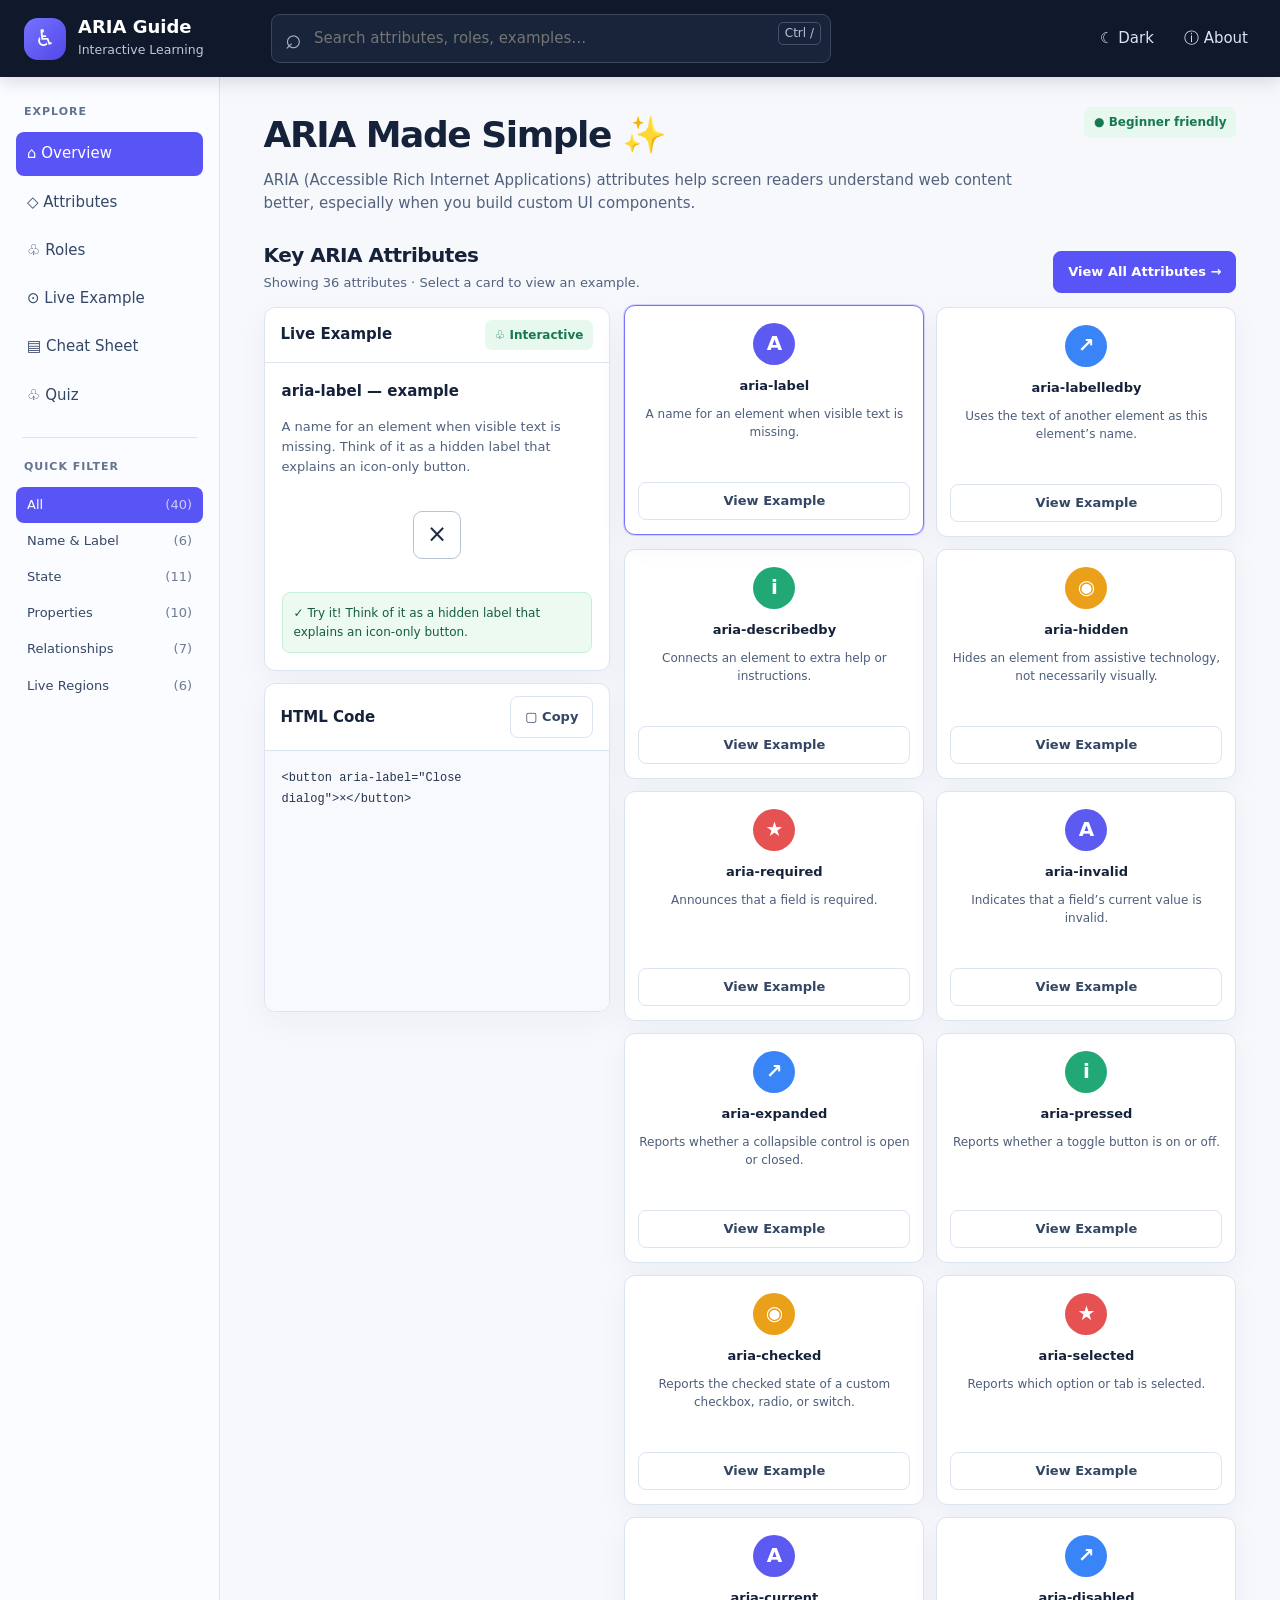
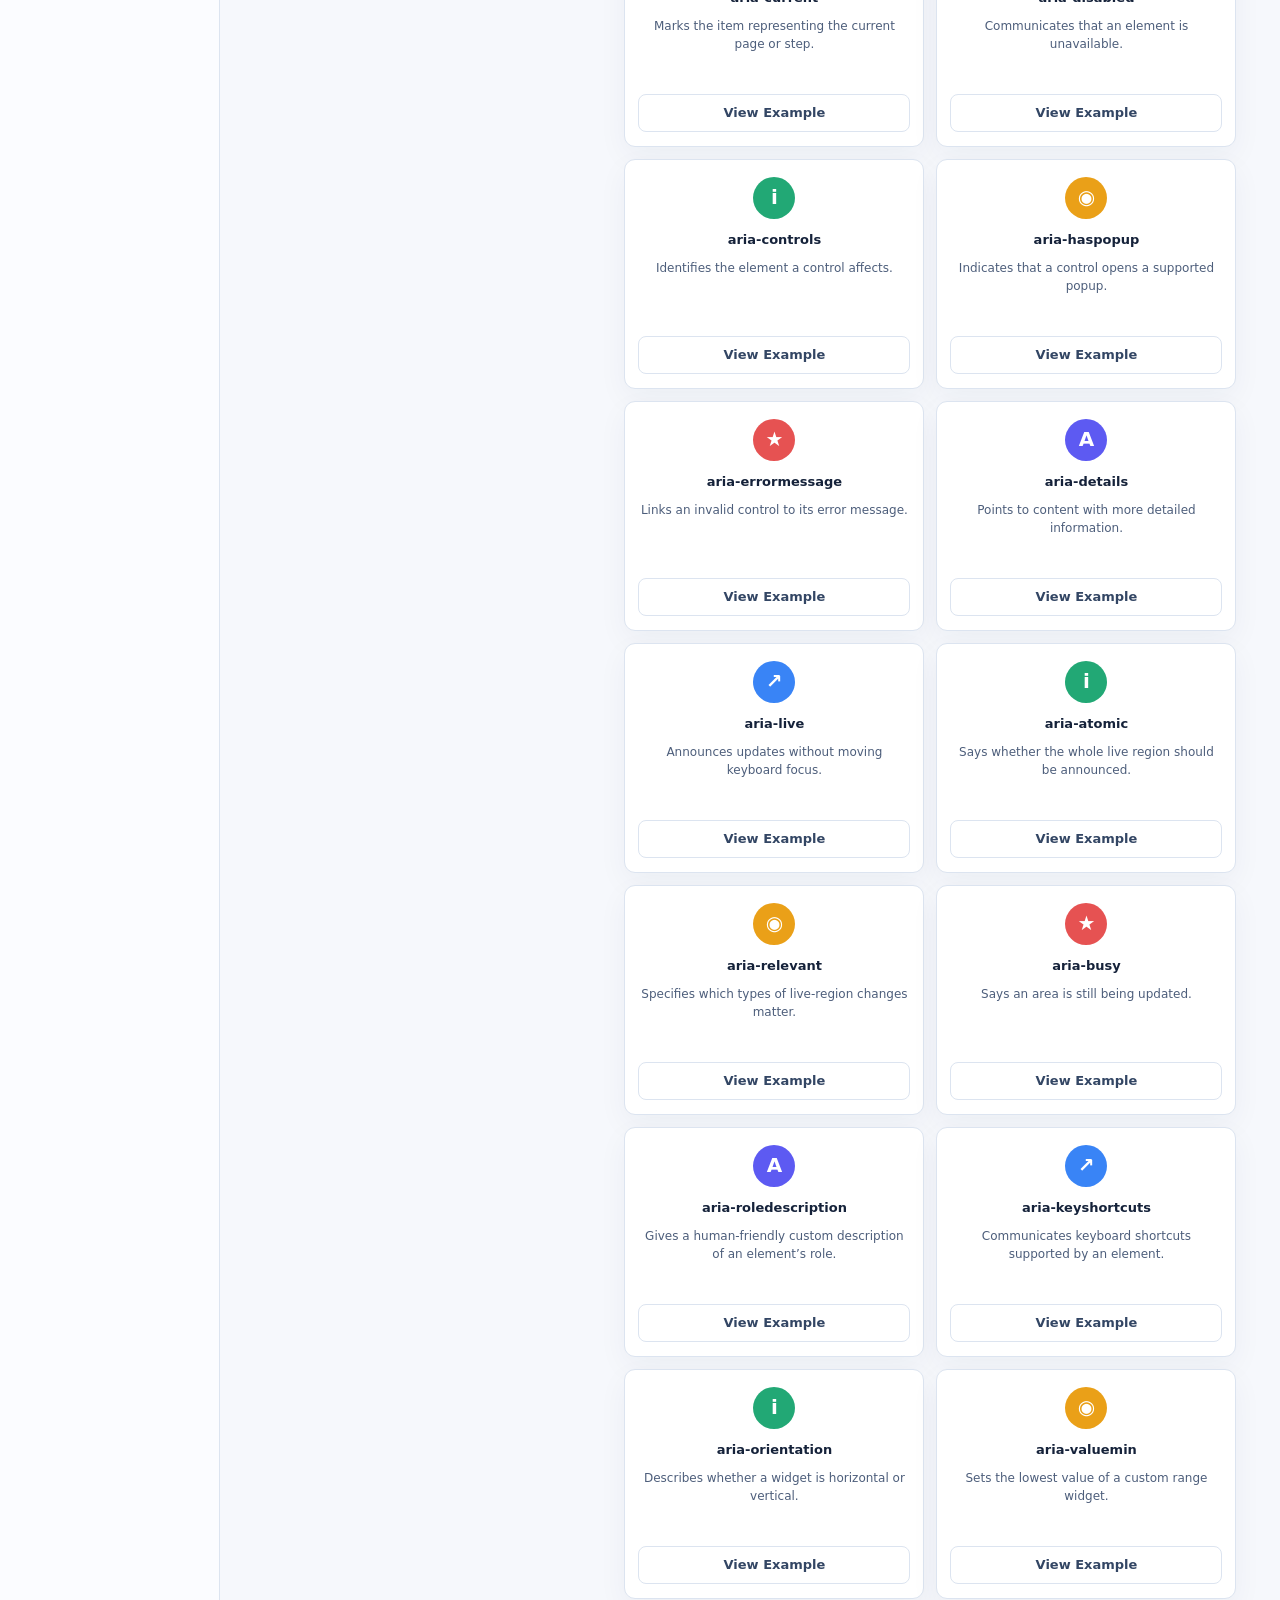
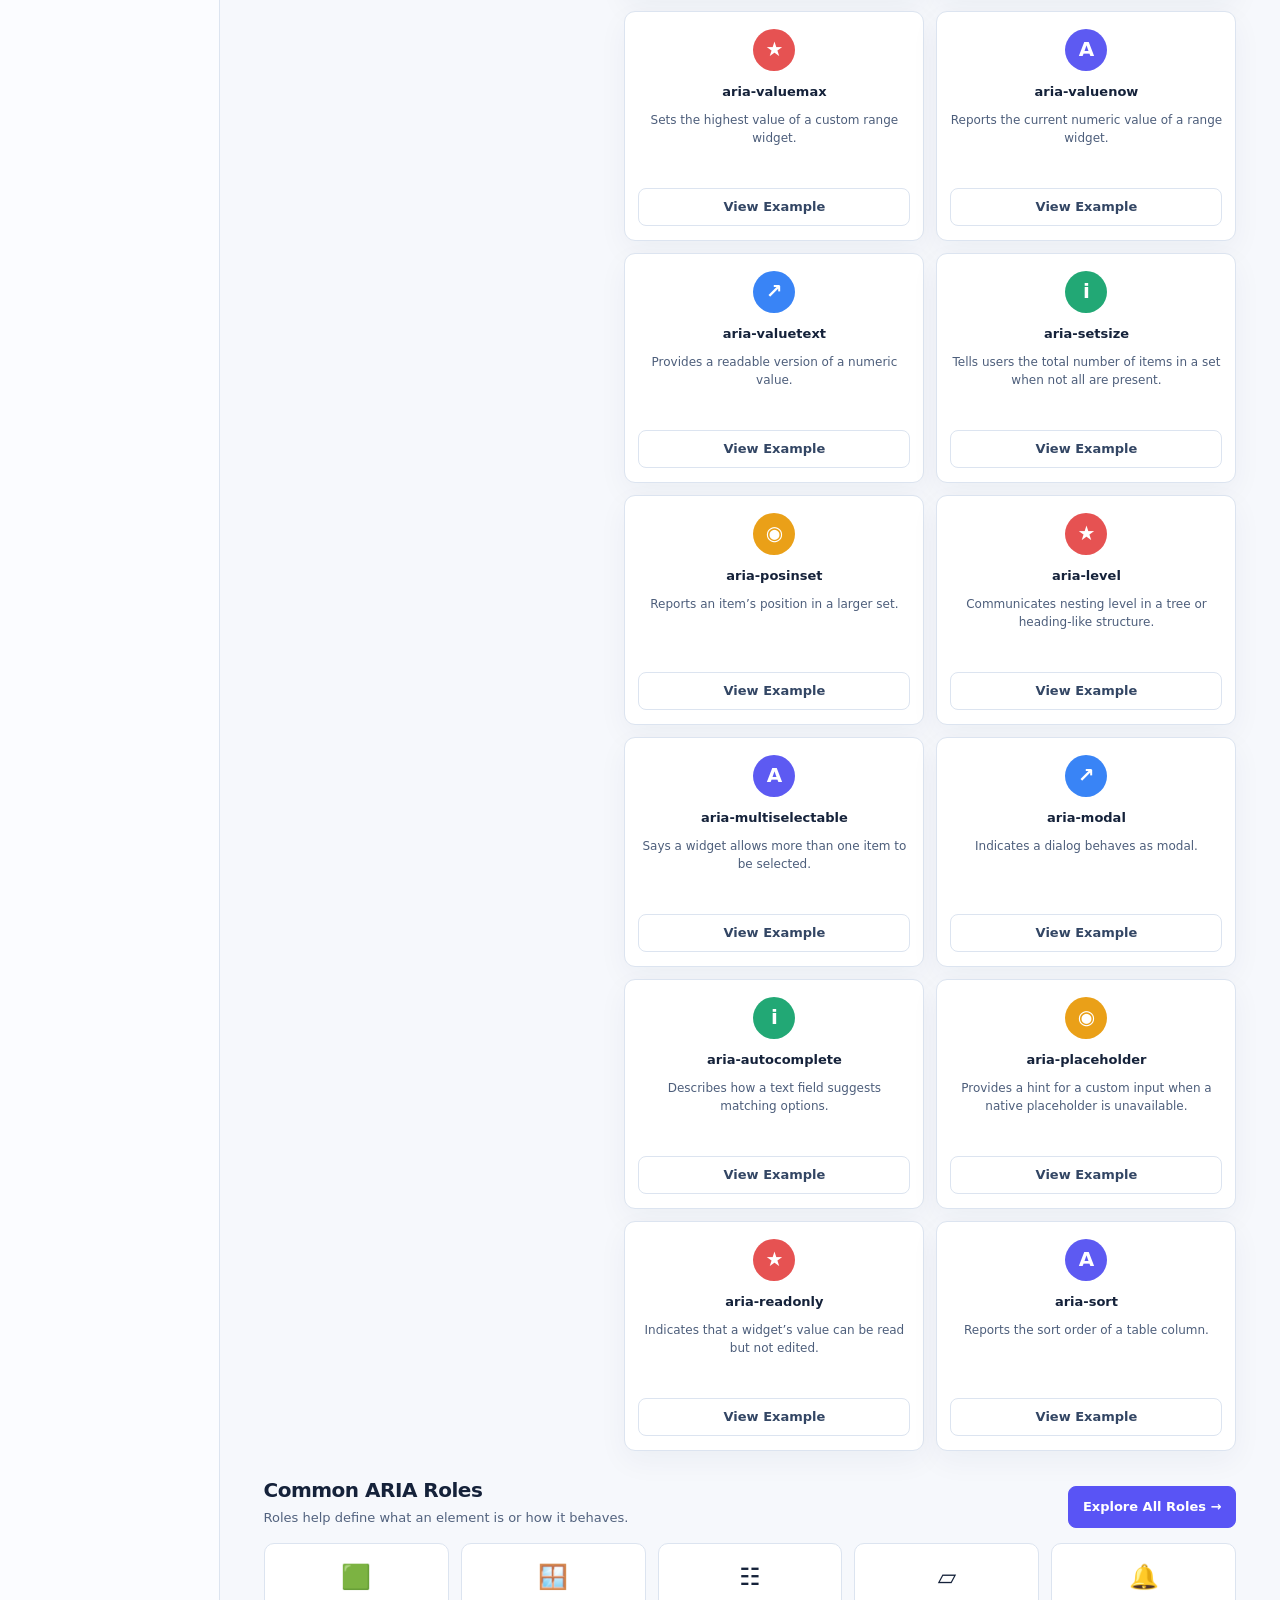
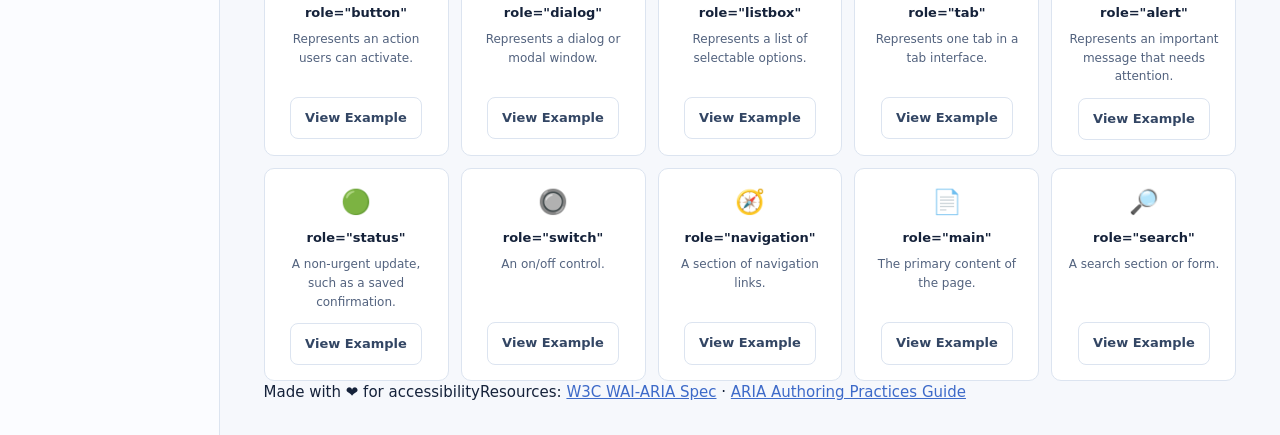
<file: BTech Sem1-2026 Web/Unit 2/ariaAttributes.html>
<!doctype html>
<html lang="en">
<head>
<meta charset="utf-8">
<meta name="viewport" content="width=device-width, initial-scale=1">
<title>ARIA Guide — Interactive Learning</title>
<style>
:root{--ink:#15223a;--muted:#52627e;--line:#dce4f0;--panel:#fff;--bg:#f6f8fc;--brand:#5954f5;--brand2:#3b82f6;--soft:#eef0ff;--green:#16865b;--shadow:0 10px 30px #18294b0c}
*{box-sizing:border-box}body{margin:0;background:var(--bg);color:var(--ink);font:15px/1.55 Inter,ui-sans-serif,system-ui,-apple-system,Segoe UI,Roboto,Arial,sans-serif}
button,input,select{font:inherit}button{cursor:pointer}
.topbar{background:#10192b;color:#fff;display:flex;align-items:center;gap:22px;padding:14px 24px;position:sticky;top:0;z-index:5;box-shadow:0 4px 18px #07102325}
.brand{display:flex;align-items:center;gap:12px;min-width:225px}.logo{height:42px;width:42px;border-radius:14px;background:linear-gradient(135deg,#7772ff,#5147e8);display:grid;place-items:center;font-size:23px}.brand strong{display:block;font-size:18px;line-height:1.2}.brand small{color:#bdc8dc}
.search{max-width:560px;flex:1;position:relative}.search input{width:100%;background:#17243a;border:1px solid #39465c;border-radius:9px;color:#fff;padding:12px 42px 12px 42px;outline-offset:3px}.search:before{content:"⌕";position:absolute;left:14px;top:3px;font-size:28px;color:#aab6ca}.key{position:absolute;right:10px;top:8px;color:#b8c2d5;border:1px solid #43516a;border-radius:5px;padding:1px 6px;font-size:12px}.top-actions{margin-left:auto;display:flex;gap:14px}.top-actions button{border:0;background:transparent;color:#dbe4f5;padding:8px;border-radius:8px}.top-actions button:hover{background:#27354d}
.layout{display:grid;grid-template-columns:220px minmax(0,1fr);min-height:calc(100vh - 70px)}aside{padding:24px 16px;border-right:1px solid var(--line);background:#fbfcff}.side-label{font-size:11px;font-weight:800;letter-spacing:.09em;color:#64738f;margin:2px 8px 12px}.nav{display:grid;gap:5px}.nav button,.filter button{display:flex;align-items:center;gap:11px;width:100%;border:0;background:transparent;color:#344764;text-align:left;padding:10px 11px;border-radius:8px}.nav button:hover,.filter button:hover{background:#eff2ff}.nav button.active,.filter button.active{background:var(--brand);color:#fff}.side-divider{height:1px;background:var(--line);margin:20px 6px}.filter button{font-size:13px;padding:8px 11px}.count{margin-left:auto;opacity:.7}
main{padding:30px clamp(18px,3.4vw,52px);min-width:0;max-width:1500px;width:100%;margin:auto}.hero{display:flex;justify-content:space-between;gap:20px;align-items:flex-start}.hero h1{font-size:clamp(27px,3vw,36px);letter-spacing:-.04em;margin:0 0 6px}.hero p{max-width:760px;color:var(--muted);margin:0}.pill{background:#e7f8ef;color:#18784f;border-radius:7px;padding:6px 10px;font-size:12px;font-weight:700;white-space:nowrap}
.section-head{display:flex;justify-content:space-between;align-items:end;gap:16px;margin:24px 0 15px}.section-head h2{font-size:20px;letter-spacing:-.025em;margin:0}.section-head p{color:var(--muted);margin:2px 0 0;font-size:13px}.primary,.secondary{border-radius:8px;padding:10px 14px;font-weight:700;font-size:13px;border:1px solid var(--line)}.primary{background:var(--brand);border-color:var(--brand);color:#fff}.primary:hover{background:#4641df}.secondary{background:#fff;color:#334664}.secondary:hover{border-color:#a9b6d2;background:#f9faff}

#attributes{display:grid;grid-template-columns:minmax(260px,.85fr) minmax(0,1.5fr);gap:14px;align-items:start}
#attributes>.section-head{grid-column:1/-1;margin-bottom:0}
#attributes>.demo-grid{grid-column:1;grid-row:2;display:grid;grid-template-columns:1fr;margin:0;gap:12px;position:sticky;top:92px}
#attributes>.cards{grid-column:2;grid-row:2;grid-template-columns:repeat(2,minmax(0,1fr))}
@media(max-width:1050px){#attributes{grid-template-columns:1fr}#attributes>.demo-grid,#attributes>.cards{grid-column:1;grid-row:auto}#attributes>.demo-grid{position:static;grid-template-columns:repeat(2,minmax(0,1fr))}}
@media(max-width:720px){#attributes>.demo-grid{grid-template-columns:1fr}#attributes>.cards{grid-template-columns:repeat(2,minmax(0,1fr))}}

.cards{display:grid;grid-template-columns:repeat(5,minmax(0,1fr));gap:12px}.attr-card{background:var(--panel);border:1px solid var(--line);border-radius:11px;padding:17px 13px 14px;text-align:center;display:flex;flex-direction:column;align-items:center;min-height:230px;box-shadow:var(--shadow);transition:.16s}.attr-card:hover,.attr-card.selected{border-color:#7773ff;box-shadow:0 0 0 1px #7773ff40,var(--shadow);transform:translateY(-2px)}.orb{width:42px;height:42px;border-radius:50%;display:grid;place-items:center;background:#5d5af2;color:#fff;font-size:20px;font-weight:800;margin-bottom:11px}.attr-card:nth-child(5n+2) .orb{background:#3984f6}.attr-card:nth-child(5n+3) .orb{background:#22a875}.attr-card:nth-child(5n+4) .orb{background:#eaa018}.attr-card:nth-child(5n+5) .orb{background:#e65252}.attr-card h3{font-size:13px;margin:0 0 9px;overflow-wrap:anywhere}.attr-card p{font-size:12px;color:#4d5e7b;margin:0 0 14px;flex:1}.attr-card button{width:100%;padding:8px 5px}
.demo-grid{display:grid;grid-template-columns:minmax(250px,.8fr) minmax(0,1.2fr);gap:16px;margin:24px 0 30px}.panel{border:1px solid var(--line);background:var(--panel);border-radius:11px;overflow:hidden;box-shadow:var(--shadow)}.panel-head{display:flex;justify-content:space-between;align-items:center;padding:12px 16px;border-bottom:1px solid var(--line);font-weight:750}.panel-body{padding:17px}.panel-body h3{font-size:15px;margin:0 0 8px}.panel-body p{color:var(--muted);font-size:13px}.demo-area{min-height:90px;display:grid;place-items:center;padding:14px}.icon-btn{width:48px;height:48px;border:1px solid #b9c2d4;border-radius:9px;background:#fff;font-size:24px;color:#1c2940}.icon-btn:focus{outline:3px solid #706cff;outline-offset:3px}.success{background:#ecfaf2;border:1px solid #c7eed8;border-radius:8px;padding:11px;font-size:12px;color:#155d40;margin-top:12px}.code-top{display:flex;align-items:center;justify-content:space-between}.code{white-space:pre-wrap;overflow-wrap:anywhere;background:#f7f9fd;color:#25334d;font:12px/1.7 ui-monospace,SFMono-Regular,Consolas,monospace;padding:17px;margin:0;min-height:260px}.pink{color:#d63384}.blue{color:#2c67d9}.role-grid{display:grid;grid-template-columns:repeat(5,minmax(0,1fr));gap:12px}.role-card{background:#fff;border:1px solid var(--line);border-radius:10px;padding:15px 12px;text-align:center}.role-icon{font-size:24px;margin-bottom:7px}.role-card h3{font-size:13px;margin:0 0 7px}.role-card p{font-size:12px;color:var(--muted);min-height:55px;margin:0 0 12px}footer{padding:18px 0;color:#6a7891;font-size:12px;display:flex;justify-content:space-between;gap:12px;flex-wrap:wrap}.footer a{color:#3d6ac9}
.empty{grid-column:1/-1;text-align:center;color:var(--muted);padding:30px}.hidden{display:none!important}
.modal-backdrop{position:fixed;inset:0;background:#0b142a99;display:grid;place-items:center;padding:20px;z-index:10}.modal{width:min(620px,100%);max-height:85vh;overflow:auto;background:#fff;border-radius:16px;box-shadow:0 25px 80px #0004}.modal-head{padding:18px 20px;border-bottom:1px solid var(--line);display:flex;align-items:center;justify-content:space-between}.modal-head h2{font-size:20px;margin:0}.close{border:0;background:#eef1f8;border-radius:8px;width:34px;height:34px;font-size:20px}.modal-content{padding:20px}.modal-content code{background:#f0f2fb;border-radius:4px;padding:2px 5px}.quiz-option{display:block;text-align:left;width:100%;padding:12px;border:1px solid var(--line);border-radius:8px;background:#fff;margin:8px 0}.quiz-option:hover{border-color:var(--brand)}.feedback{margin-top:12px;padding:12px;border-radius:8px;background:#eef8f1;color:#17613e}
body.dark{--ink:#eef3ff;--muted:#b0bdd4;--line:#34435b;--panel:#17243a;--bg:#0e1728;--soft:#252c52;color:var(--ink)}body.dark aside{background:#121e31}body.dark .nav button,body.dark .filter button{color:#d1dbed}body.dark .nav button.active,body.dark .filter button.active{color:#fff}body.dark .stat,body.dark .attr-card,body.dark .role-card,body.dark .panel,body.dark .secondary,body.dark .modal{background:var(--panel);color:var(--ink)}body.dark .code{background:#101b2d;color:#dbe7ff}body.dark .icon-btn{background:#17243a;color:#fff;border-color:#54617a}body.dark .secondary,body.dark .quiz-option{color:var(--ink);background:#17243a}body.dark .modal-head{border-color:var(--line)}body.dark .modal-content code{background:#293650}
@media(max-width:1050px){.layout{grid-template-columns:180px minmax(0,1fr)}.cards,.role-grid{grid-template-columns:repeat(3,minmax(0,1fr))}.brand{min-width:175px}}
@media(max-width:720px){.topbar{padding:12px;gap:10px;flex-wrap:wrap}.brand{min-width:0;flex:1}.brand small{display:none}.search{order:3;flex-basis:100%;max-width:none}.top-actions{margin-left:0}.layout{display:block}aside{display:none}main{padding:22px 14px}.hero{display:block}.pill{display:inline-block;margin-top:12px}cards,.role-grid{grid-template-columns:repeat(2,minmax(0,1fr))}.attr-card{min-height:220px}.demo-grid{grid-template-columns:1fr}.section-head{align-items:flex-start}.section-head .primary{max-width:135px}.footer{display:block}.footer span{display:block;margin:5px 0}}
</style>
</head>
<body>
<header class="topbar">
  <div class="brand"><div class="logo" aria-hidden="true">♿</div><div><strong>ARIA Guide</strong><small>Interactive Learning</small></div></div>
  <div class="search"><input id="search" type="search" placeholder="Search attributes, roles, examples…" aria-label="Search ARIA guide"><span class="key">Ctrl /</span></div>
  <div class="top-actions"><button id="themeBtn" aria-pressed="false" title="Toggle dark mode">☾ <span>Dark</span></button><button id="aboutBtn">ⓘ About</button></div>
</header>
<div class="layout">
<aside>
  <div class="side-label">EXPLORE</div>
  <nav class="nav" aria-label="Main navigation">
    <button class="active" data-section="overview">⌂ Overview</button>
    <button data-section="attributes">◇ Attributes</button>
    <button data-section="roles">♧ Roles</button>
    <button data-section="examples">⊙ Live Example</button>
    <button data-section="cheatsheet">▤ Cheat Sheet</button>
    <button data-section="quiz">♧ Quiz</button>
  </nav>
  <div class="side-divider"></div>
  <div class="side-label">QUICK FILTER</div>
  <div class="filter" id="filters">
    <button class="active" data-filter="All">All <span class="count">(40)</span></button>
    <button data-filter="Name & Label">Name &amp; Label <span class="count">(6)</span></button>
    <button data-filter="State">State <span class="count">(11)</span></button>
    <button data-filter="Properties">Properties <span class="count">(10)</span></button>
    <button data-filter="Relationships">Relationships <span class="count">(7)</span></button>
    <button data-filter="Live Regions">Live Regions <span class="count">(6)</span></button>
  </div>

</aside>
<main id="overview">
  <div class="hero"><div><h1>ARIA Made Simple ✨</h1><p>ARIA (Accessible Rich Internet Applications) attributes help screen readers understand web content better, especially when you build custom UI components.</p></div><span class="pill">● Beginner friendly</span></div>

  <section id="attributes">
    <div class="section-head"><div><h2>Key ARIA Attributes</h2><p id="resultSummary">Click a card to explore an example and try it live.</p></div><button class="primary" id="allAttributes">View All Attributes →</button></div>
    <div class="demo-grid" id="examples">
      <div class="panel" id="demo">
        <div class="panel-head"><span>Live Example</span><span class="pill">♧ Interactive</span></div>
        <div class="panel-body"><h3 id="demoTitle">Icon button with aria-label</h3><p id="demoDescription">Focus or activate the button to learn how a screen reader gets its accessible name.</p>
          <div class="demo-area" id="demoArea"><button class="icon-btn" aria-label="Close dialog" title="Close dialog" id="demoClose">×</button></div>
          <div class="success" id="demoFeedback" role="status" aria-live="polite">✓ Try it! Focus the button with Tab. Its accessible name is “Close dialog”.</div>
        </div>
      </div>
      <div class="panel">
        <div class="panel-head code-top"><span>HTML Code</span><button class="secondary" id="copyCode">▢ Copy</button></div>
        <pre class="code" id="codeBlock"><span class="pink">&lt;button</span> <span class="blue">aria-label</span>=<span style="color:#16865b">"Close dialog"</span><span class="pink">&gt;</span>
  ×
<span class="pink">&lt;/button&gt;</span></pre>
      </div>
    </div>
    <div class="cards" id="attributeCards"></div>
  </section>
  <section id="roles">
    <div class="section-head"><div><h2>Common ARIA Roles</h2><p>Roles help define what an element is or how it behaves.</p></div><button class="primary" id="allRoles">Explore All Roles →</button></div>
    <div class="role-grid" id="roleCards"></div>
  </section>
  <div class="footer"><span>Made with ❤️ for accessibility</span><span>Resources: <a href="https://www.w3.org/TR/wai-aria-1.2/" target="_blank" rel="noreferrer">W3C WAI-ARIA Spec</a> · <a href="https://www.w3.org/WAI/ARIA/apg/" target="_blank" rel="noreferrer">ARIA Authoring Practices Guide</a></span></div>
</main>
</div>
<div class="modal-backdrop hidden" id="modalBackdrop" role="presentation">
  <section class="modal" role="dialog" aria-modal="true" aria-labelledby="modalTitle">
    <div class="modal-head"><h2 id="modalTitle">About ARIA Guide</h2><button class="close" id="modalClose" aria-label="Close dialog">×</button></div>
    <div class="modal-content" id="modalContent"></div>
  </section>
</div>
<script>
const attrs=[
['aria-label','Name & Label','A name for an element when visible text is missing.','Close dialog','<button aria-label="Close dialog">×</button>','Think of it as a hidden label that explains an icon-only button.'],
['aria-labelledby','Name & Label','Uses the text of another element as this element’s name.','Sign in','<h2 id="signin-title">Sign in</h2>\\n<form aria-labelledby="signin-title">…</form>','Useful when a heading or visible label already exists on the page.'],
['aria-describedby','Name & Label','Connects an element to extra help or instructions.','Password help','<input aria-describedby="password-help">\\n<p id="password-help">Use 8+ characters.</p>','It adds supporting information; it does not replace the field label.'],
['aria-hidden','Properties','Hides an element from assistive technology, not necessarily visually.','Decorative star','<span aria-hidden="true">★</span>','Use for decoration only. Never hide focusable controls or meaningful content.'],
['aria-required','State','Announces that a field is required.','Required field','<input aria-required="true">','For standard form fields, prefer HTML required because it can also validate input.'],
['aria-invalid','State','Indicates that a field’s current value is invalid.','Invalid email','<input type="email" aria-invalid="true">','Pair it with a clear error message and identify that message when useful.'],
['aria-expanded','State','Reports whether a collapsible control is open or closed.','More options','<button aria-expanded="false">More options</button>','Update true/false as the menu or panel opens and closes.'],
['aria-pressed','State','Reports whether a toggle button is on or off.','Bold toggle','<button aria-pressed="true">Bold</button>','Use for toggle buttons, not every button that is clicked.'],
['aria-checked','State','Reports the checked state of a custom checkbox, radio, or switch.','Custom checkbox','<div role="checkbox" aria-checked="false">Email updates</div>','Native checkboxes already expose their checked state without ARIA.'],
['aria-selected','State','Reports which option or tab is selected.','Selected tab','<button role="tab" aria-selected="true">Profile</button>','Keep the selected state in sync with the interface.'],
['aria-current','State','Marks the item representing the current page or step.','Current page','<a href="/help" aria-current="page">Help</a>','Commonly used in navigation to identify the current page.'],
['aria-disabled','State','Communicates that an element is unavailable.','Unavailable action','<button aria-disabled="true">Submit</button>','It does not disable the control by itself; your code must prevent the action.'],
['aria-controls','Relationships','Identifies the element a control affects.','Menu controller','<button aria-controls="site-menu">Menu</button>','It describes a relationship; it does not open or close anything by itself.'],
['aria-haspopup','Relationships','Indicates that a control opens a supported popup.','Open menu','<button aria-haspopup="menu">Actions</button>','Use the correct popup type, such as menu, listbox, tree, grid, or dialog.'],
['aria-errormessage','Relationships','Links an invalid control to its error message.','Email error','<input aria-invalid="true" aria-errormessage="email-error">','Support varies; aria-describedby is also commonly used for error text.'],
['aria-details','Relationships','Points to content with more detailed information.','Detailed explanation','<div aria-details="extra-details">Chart</div>','Use when the details are more substantial than a short description.'],
['aria-live','Live Regions','Announces updates without moving keyboard focus.','Saved message','<p aria-live="polite">Saved successfully.</p>','Polite updates wait for a suitable moment; assertive updates can interrupt.'],
['aria-atomic','Live Regions','Says whether the whole live region should be announced.','Whole status','<div aria-live="polite" aria-atomic="true">…</div>','Set true when users need the full message, not only the changed words.'],
['aria-relevant','Live Regions','Specifies which types of live-region changes matter.','Relevant changes','<div aria-live="polite" aria-relevant="additions text">…</div>','Usually the default is enough; only customize it for a clear reason.'],
['aria-busy','Live Regions','Says an area is still being updated.','Loading panel','<section aria-busy="true">Updating…</section>','Set back to false when the update is complete.'],
['aria-roledescription','Properties','Gives a human-friendly custom description of an element’s role.','Carousel','<div role="group" aria-roledescription="slide">…</div>','It does not replace the real role and should be used sparingly.'],
['aria-keyshortcuts','Properties','Communicates keyboard shortcuts supported by an element.','Save shortcut','<button aria-keyshortcuts="Control+S">Save</button>','You must implement the shortcut too; this attribute only describes it.'],
['aria-orientation','Properties','Describes whether a widget is horizontal or vertical.','Vertical slider','<div role="slider" aria-orientation="vertical">…</div>','Useful for custom widgets whose orientation is not obvious.'],
['aria-valuemin','Properties','Sets the lowest value of a custom range widget.','Volume minimum','<div role="slider" aria-valuemin="0">…</div>','Used with suitable range widgets, not ordinary text inputs.'],
['aria-valuemax','Properties','Sets the highest value of a custom range widget.','Volume maximum','<div role="slider" aria-valuemax="100">…</div>','Communicate the actual maximum supported by the widget.'],
['aria-valuenow','Properties','Reports the current numeric value of a range widget.','Volume value','<div role="slider" aria-valuenow="30">…</div>','Update it whenever the widget value changes.'],
['aria-valuetext','Properties','Provides a readable version of a numeric value.','Volume level','<div role="slider" aria-valuetext="Low">…</div>','Helpful when a number alone does not explain the value.'],
['aria-setsize','Properties','Tells users the total number of items in a set when not all are present.','List size','<div role="listitem" aria-setsize="20">…</div>','Useful for virtualized lists that render only some items.'],
['aria-posinset','Properties','Reports an item’s position in a larger set.','Item position','<div role="listitem" aria-posinset="4">…</div>','Often paired with aria-setsize for partial lists.'],
['aria-level','Properties','Communicates nesting level in a tree or heading-like structure.','Tree level','<div role="treeitem" aria-level="2">Folder</div>','Use only where the chosen role supports a level.'],
['aria-multiselectable','State','Says a widget allows more than one item to be selected.','Multi-select list','<div role="listbox" aria-multiselectable="true">…</div>','Set true only if users really can select multiple options.'],
['aria-modal','State','Indicates a dialog behaves as modal.','Modal dialog','<div role="dialog" aria-modal="true">…</div>','It does not trap focus by itself; implement modal keyboard and focus behavior.'],
['aria-autocomplete','Properties','Describes how a text field suggests matching options.','Search suggestions','<input role="combobox" aria-autocomplete="list">','Use only for an autocomplete/combobox interaction that actually works.'],
['aria-placeholder','Name & Label','Provides a hint for a custom input when a native placeholder is unavailable.','Search hint','<div role="textbox" aria-placeholder="Search">…</div>','Prefer the native placeholder attribute on ordinary inputs, and still provide a label.'],
['aria-readonly','State','Indicates that a widget’s value can be read but not edited.','Read-only field','<div role="textbox" aria-readonly="true">Text</div>','For native form controls, use the HTML readonly attribute when appropriate.'],
['aria-sort','State','Reports the sort order of a table column.','Sorted column','<th aria-sort="ascending">Name</th>','Update it when the table sort changes.'],
];
const roles=[
['button','🟩','Represents an action users can activate.','<button>Save</button>'],
['dialog','🪟','Represents a dialog or modal window.','<div role="dialog" aria-labelledby="title">…</div>'],
['listbox','☷','Represents a list of selectable options.','<div role="listbox" aria-label="Colors">…</div>'],
['tab','▱','Represents one tab in a tab interface.','<button role="tab" aria-selected="true">Details</button>'],
['alert','🔔','Represents an important message that needs attention.','<p role="alert">Please fix the error.</p>'],
['status','🟢','A non-urgent update, such as a saved confirmation.','<p role="status">Saved.</p>'],
['switch','🔘','An on/off control.','<button role="switch" aria-checked="true">Notifications</button>'],
['navigation','🧭','A section of navigation links.','<nav aria-label="Main">…</nav>'],
['main','📄','The primary content of the page.','<main>Page content</main>'],
['search','🔎','A search section or form.','<form role="search">…</form>'],
['progressbar','⏳','Shows how much of a task is complete.','<div role="progressbar" aria-valuenow="60" aria-valuemin="0" aria-valuemax="100"></div>'],
['tabpanel','🗂️','The content panel associated with a tab.','<section role="tabpanel" aria-labelledby="tab-a">…</section>'],
['tablist','📚','Groups related tabs together.','<div role="tablist" aria-label="Account">…</div>'],
['checkbox','☑️','A checkable option, often custom-built.','<div role="checkbox" aria-checked="false">Subscribe</div>'],
['alertdialog','🚨','A dialog that communicates an urgent message.','<div role="alertdialog" aria-modal="true">…</div>'],
['region','▦','A named, meaningful section of a page.','<section role="region" aria-labelledby="news">…</section>'],
['img','🖼️','Treats a group of elements as one image.','<div role="img" aria-label="Sunny, 25 degrees">☀️</div>'],
['tooltip','💬','A brief contextual hint for an element.','<div role="tooltip" id="tip">Extra help</div>'],
['tree','🌳','A hierarchical list with expandable items.','<ul role="tree">…</ul>'],
['menu','☰','A menu of actions with application-style keyboard behavior.','<div role="menu" aria-label="Actions">…</div>']
];
let currentFilter='All', selected=attrs[0], searchText='';
const $=id=>document.getElementById(id);
function escapeHTML(s){return s.replace(/[&<>"]/g,c=>({'&':'&amp;','<':'&lt;','>':'&gt;','"':'&quot;'}[c]));}
function renderAttrs(){
 const filtered=attrs.filter(a=>(currentFilter==='All'||a[1]===currentFilter)&&a.join(' ').toLowerCase().includes(searchText.toLowerCase()));
 $('resultSummary').textContent=`Showing ${filtered.length} attribute${filtered.length===1?'':'s'} · Select a card to view an example.`;
 $('attributeCards').innerHTML=filtered.length?filtered.map((a,i)=>`<article class="attr-card ${a[0]===selected[0]?'selected':''}"><div class="orb" aria-hidden="true">${['A','↗','i','◉','★'][i%5]}</div><h3>${escapeHTML(a[0])}</h3><p>${escapeHTML(a[2])}</p><button class="secondary" data-attr="${escapeHTML(a[0])}">View Example</button></article>`).join(''):'<div class="empty">No matching attributes. Try another search or filter.</div>';
 document.querySelectorAll('[data-attr]').forEach(b=>b.addEventListener('click',()=>{selectAttr(attrs.find(a=>a[0]===b.dataset.attr));$('examples').scrollIntoView({behavior:'smooth',block:'nearest'});}));
}
function selectAttr(a){
 if(!a)return;selected=a;renderAttrs();
 $('demoTitle').textContent=a[0]+' — example';$('demoDescription').textContent=a[2]+' '+a[5];
 $('codeBlock').textContent=a[4].replace(/\\n/g,'\n');
 $('demoArea').innerHTML=demoFor(a);
 $('demoFeedback').textContent='✓ Try it! '+a[5];
 $('demoFeedback').setAttribute('role','status');
 const close=$('demoClose');if(close)close.addEventListener('click',()=>{$('demoFeedback').textContent='The demo button was activated. In a real app, this would close the dialog.';});
}
function demoFor(a){
 if(a[0]==='aria-expanded')return '<button class="secondary" id="expandDemo" aria-expanded="false" aria-controls="expandContent">Show details ▾</button><div id="expandContent" class="hidden" style="padding:12px">Here are the extra details.</div>';
 if(a[0]==='aria-pressed')return '<button class="secondary" id="toggleDemo" aria-pressed="false">Bold: off</button>';
 if(a[0]==='aria-required')return '<label for="requiredDemo">Your name <span aria-hidden="true">*</span></label><input id="requiredDemo" required aria-required="true" placeholder="Type your name" style="margin-left:8px;max-width:170px;padding:8px;border:1px solid #bac5d8;border-radius:7px">';
 if(a[0]==='aria-invalid')return '<label for="emailDemo">Email</label> <input id="emailDemo" type="email" aria-invalid="true" aria-describedby="errDemo" value="not-an-email" style="padding:8px;border:1px solid #dc5555;border-radius:7px;max-width:180px"><p id="errDemo" style="color:#bd3030;margin:8px 0">Enter a valid email address.</p>';
 if(a[0]==='aria-live')return '<button class="secondary" id="liveUpdate">Add notification</button><p id="liveMessage" aria-live="polite" style="min-height:22px">No new notifications.</p>';
 if(a[0]==='aria-checked')return '<button class="secondary" id="checkDemo" role="checkbox" aria-checked="false">□ Email updates</button>';
 if(a[0]==='aria-hidden')return '<button class="icon-btn" aria-label="Search"><span aria-hidden="true">⌕</span></button>';
 return '<button class="icon-btn" id="demoClose" aria-label="Close dialog" title="Close dialog">×</button>';
}
$('attributeCards').addEventListener('click',e=>{if(e.target.id==='expandDemo'){const open=e.target.getAttribute('aria-expanded')!=='true';e.target.setAttribute('aria-expanded',String(open));e.target.textContent=open?'Hide details ▴':'Show details ▾';$('expandContent').classList.toggle('hidden',!open);}if(e.target.id==='toggleDemo'){const on=e.target.getAttribute('aria-pressed')!=='true';e.target.setAttribute('aria-pressed',String(on));e.target.textContent='Bold: '+(on?'on':'off');e.target.style.fontWeight=on?'800':'400';}if(e.target.id==='liveUpdate'){$('liveMessage').textContent='You have a new notification.';}if(e.target.id==='checkDemo'){const on=e.target.getAttribute('aria-checked')!=='true';e.target.setAttribute('aria-checked',String(on));e.target.textContent=(on?'☑':'□')+' Email updates';}});
$('demoArea').addEventListener('click',e=>{if(e.target.id==='expandDemo'){const open=e.target.getAttribute('aria-expanded')!=='true';e.target.setAttribute('aria-expanded',String(open));e.target.textContent=open?'Hide details ▴':'Show details ▾';$('expandContent').classList.toggle('hidden',!open);}if(e.target.id==='toggleDemo'){const on=e.target.getAttribute('aria-pressed')!=='true';e.target.setAttribute('aria-pressed',String(on));e.target.textContent='Bold: '+(on?'on':'off');e.target.style.fontWeight=on?'800':'400';}if(e.target.id==='liveUpdate')$('liveMessage').textContent='You have a new notification.';if(e.target.id==='checkDemo'){const on=e.target.getAttribute('aria-checked')!=='true';e.target.setAttribute('aria-checked',String(on));e.target.textContent=(on?'☑':'□')+' Email updates';}});
function renderRoles(){const list=roles.filter(r=>r.join(' ').toLowerCase().includes(searchText.toLowerCase()));$('roleCards').innerHTML=list.slice(0,10).map(r=>`<article class="role-card"><div class="role-icon" aria-hidden="true">${r[1]}</div><h3>role="${r[0]}"</h3><p>${escapeHTML(r[2])}</p><button class="secondary" data-role="${r[0]}">View Example</button></article>`).join('')||'<div class="empty">No matching roles.</div>';document.querySelectorAll('[data-role]').forEach(b=>b.addEventListener('click',()=>{const r=roles.find(x=>x[0]===b.dataset.role);openModal(r[0]+' role',`<p>${escapeHTML(r[2])}</p><pre class="code">${escapeHTML(r[3])}</pre><p><strong>Remember:</strong> Native HTML elements are usually preferable when they provide the same behavior.</p>`)}));}
function openModal(title,content){$('modalTitle').textContent=title;$('modalContent').innerHTML=content;$('modalBackdrop').classList.remove('hidden');$('modalClose').focus();}
function closeModal(){$('modalBackdrop').classList.add('hidden');}
$('modalClose').addEventListener('click',closeModal);$('modalBackdrop').addEventListener('click',e=>{if(e.target===$('modalBackdrop'))closeModal();});document.addEventListener('keydown',e=>{if(e.key==='Escape')closeModal();if((e.ctrlKey||e.metaKey)&&e.key==='/'){e.preventDefault();$('search').focus();}});
$('search').addEventListener('input',e=>{searchText=e.target.value;renderAttrs();renderRoles();});
$('filters').addEventListener('click',e=>{const b=e.target.closest('[data-filter]');if(!b)return;currentFilter=b.dataset.filter;document.querySelectorAll('[data-filter]').forEach(x=>x.classList.toggle('active',x===b));renderAttrs();});
$('allAttributes').addEventListener('click',()=>{currentFilter='All';document.querySelectorAll('[data-filter]').forEach(x=>x.classList.toggle('active',x.dataset.filter==='All'));$('search').value='';searchText='';renderAttrs();});
$('allRoles').addEventListener('click',()=>openModal('ARIA roles library',roles.map(r=>`<h3>${escapeHTML(r[0])}</h3><p>${escapeHTML(r[2])}</p><pre class="code">${escapeHTML(r[3])}</pre>`).join('')));
$('aboutBtn').addEventListener('click',()=>openModal('About ARIA Guide',`<p><strong>ARIA</strong> means Accessible Rich Internet Applications. It adds accessibility information to web interfaces, especially custom widgets.</p><p><strong>Golden rule:</strong> use semantic HTML first. ARIA changes what assistive technology is told; it does not automatically add keyboard interaction, validation, or behavior.</p><p>Explore the cards, search for attributes, switch themes, and try the live demos.</p><p><a href="https://www.w3.org/WAI/ARIA/apg/" target="_blank" rel="noreferrer">Open the W3C ARIA Authoring Practices Guide ↗</a></p>`));
$('themeBtn').addEventListener('click',()=>{const on=document.body.classList.toggle('dark');$('themeBtn').setAttribute('aria-pressed',String(on));$('themeBtn').innerHTML=on?'☀ <span>Light</span>':'☾ <span>Dark</span>';});
$('copyCode').addEventListener('click',async()=>{try{await navigator.clipboard.writeText($('codeBlock').textContent);$('copyCode').textContent='✓ Copied';setTimeout(()=>$('copyCode').textContent='▢ Copy',1300);}catch(e){const range=document.createRange();range.selectNodeContents($('codeBlock'));const sel=window.getSelection();sel.removeAllRanges();sel.addRange(range);$('copyCode').textContent='Select and copy';}});
document.querySelectorAll('[data-section]').forEach(b=>b.addEventListener('click',()=>{const sec=b.dataset.section;if(sec==='quiz'){openQuiz();return;}if(sec==='cheatsheet'){openModal('ARIA quick cheat sheet',`<p><strong>Name:</strong> aria-label, aria-labelledby</p><p><strong>Help:</strong> aria-describedby</p><p><strong>State:</strong> aria-expanded, aria-pressed, aria-checked, aria-selected, aria-invalid</p><p><strong>Relationships:</strong> aria-controls, aria-haspopup</p><p><strong>Dynamic updates:</strong> aria-live, role="status", role="alert"</p><p>Only add ARIA when it communicates something useful that native HTML does not already provide.</p>`);return;}document.querySelectorAll('[data-section]').forEach(x=>x.classList.toggle('active',x===b));const target=sec==='overview'?'overview':sec;$ (target)?.scrollIntoView({behavior:'smooth',block:'start'});}));
function openQuiz(){openModal('Quick ARIA quiz',`<p><strong>Question 1 of 3:</strong> Which attribute gives an icon-only button an accessible name?</p><button class="quiz-option" data-answer="wrong">aria-hidden</button><button class="quiz-option" data-answer="right">aria-label</button><button class="quiz-option" data-answer="wrong">aria-expanded</button><div id="quizFeedback" aria-live="polite"></div>`);$('modalContent').querySelectorAll('[data-answer]').forEach(b=>b.addEventListener('click',()=>{$('quizFeedback').className='feedback';$('quizFeedback').textContent=b.dataset.answer==='right'?'Correct! aria-label can provide a name when visible text is not available.':'Not quite. Try again: which attribute provides an accessible name?';if(b.dataset.answer==='right'){$('modalContent').insertAdjacentHTML('beforeend',`<hr><p><strong>Question 2:</strong> Which attribute tells users if a panel is open?</p><button class="quiz-option" data-q2="wrong">aria-current</button><button class="quiz-option" data-q2="right">aria-expanded</button><button class="quiz-option" data-q2="wrong">aria-describedby</button><div id="q2feedback" aria-live="polite"></div>`);$('modalContent').querySelectorAll('[data-q2]').forEach(x=>x.addEventListener('click',()=>{$('q2feedback').className='feedback';$('q2feedback').textContent=x.dataset.q2==='right'?'Correct! Keep aria-expanded synchronized with the panel.':'Try again. Think of expanded or collapsed.';if(x.dataset.q2==='right'){$('modalContent').insertAdjacentHTML('beforeend',`<hr><p><strong>Question 3:</strong> What should you prefer when a native HTML element already does the job?</p><button class="quiz-option" data-q3="wrong">Always add ARIA</button><button class="quiz-option" data-q3="right">Use the native HTML element</button><div id="q3feedback" aria-live="polite"></div>`);$('modalContent').querySelectorAll('[data-q3]').forEach(y=>y.addEventListener('click',()=>{$('q3feedback').className='feedback';$('q3feedback').textContent=y.dataset.q3==='right'?'Perfect! Native HTML first, ARIA when needed. You completed the quiz.':'Remember the first rule: use semantic HTML first.';}));}}));}}));}
renderAttrs();renderRoles();selectAttr(attrs[0]);
</script>
</body>
</html>
</file>
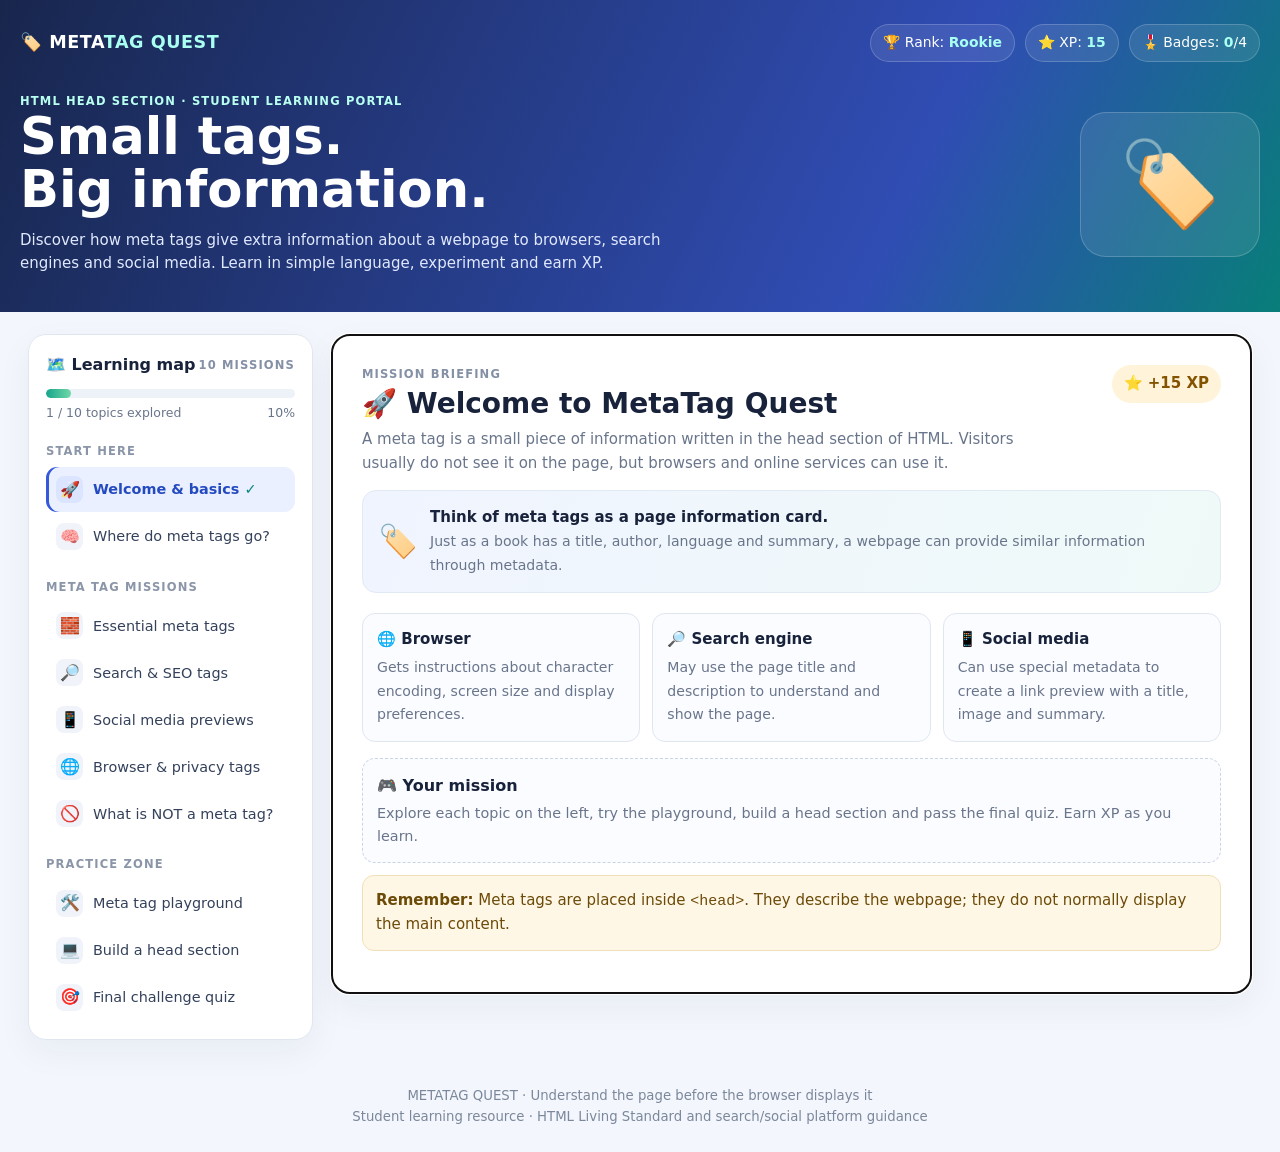
<file: BTech Sem1-2026 Web/Unit 2/metaTags.html>
<!DOCTYPE html>
<html lang="en">
<head>
<meta charset="UTF-8">
<meta name="viewport" content="width=device-width, initial-scale=1.0">
<title>MetaTag Quest — Learn HTML Meta Tags</title>
<meta name="description" content="A student-friendly interactive guide to HTML meta tags and how they help browsers, search engines and social media understand a webpage.">
<meta name="theme-color" content="#263f9f">
<style>
:root{--ink:#18233b;--muted:#69758b;--bg:#f3f6fc;--card:#fff;--line:#e0e6f0;--blue:#3659d9;--navy:#17264a;--teal:#07877d;--gold:#b87509;--pink:#a83d70;--shadow:0 12px 35px #1b31500d}
*{box-sizing:border-box}body{margin:0;background:var(--bg);color:var(--ink);font:15px/1.58 Inter,system-ui,-apple-system,Segoe UI,Arial,sans-serif}button,input,select,textarea{font:inherit}button{cursor:pointer}a{color:#244db9}.skip{position:absolute;left:-999px;top:8px;background:white;padding:10px;z-index:20}.skip:focus{left:8px}
.top{background:linear-gradient(115deg,#18264d,#304db4 70%,#087e79);color:#fff;padding:24px max(20px,calc((100% - 1260px)/2))}.topline{display:flex;align-items:center;justify-content:space-between;gap:18px;flex-wrap:wrap}.brand{font-weight:900;letter-spacing:.03em;font-size:1.1rem}.brand span{color:#a9fff0}.hero{display:flex;align-items:center;justify-content:space-between;gap:24px;padding:30px 0 12px}.hero h1{font-size:clamp(2rem,4vw,3.4rem);line-height:1.04;margin:0 0 12px}.hero p{color:#e1e9ff;max-width:690px;margin:0}.hero-art{width:180px;min-width:120px;height:145px;border-radius:26px;background:#ffffff17;display:grid;place-items:center;font-size:5.2rem;border:1px solid #ffffff30}.topstats{display:flex;gap:10px;flex-wrap:wrap}.pillstat{background:#ffffff17;border:1px solid #ffffff30;padding:7px 12px;border-radius:99px;font-size:.87rem}.pillstat b{color:#a9fff0}
.shell{max-width:1260px;margin:22px auto;padding:0 18px}.dashboard{display:grid;grid-template-columns:285px minmax(0,1fr);gap:18px;align-items:start}.sidebar,.content{background:var(--card);border:1px solid var(--line);border-radius:18px;box-shadow:var(--shadow)}.sidebar{padding:17px;position:sticky;top:14px;max-height:calc(100vh - 28px);overflow:auto}.side-head{display:flex;align-items:center;justify-content:space-between;margin-bottom:12px}.side-head h2{font-size:1rem;margin:0}.smallcaps{font-size:.72rem;letter-spacing:.1em;text-transform:uppercase;font-weight:850;color:#8490a5}.progress-wrap{background:#edf1f8;height:9px;border-radius:99px;overflow:hidden;margin:8px 0 5px}.progress-fill{height:100%;width:0;background:linear-gradient(90deg,#16a58d,#70d8a6);border-radius:99px;transition:width .3s}.progress-meta{display:flex;justify-content:space-between;font-size:.78rem;color:var(--muted)}.navgroup{margin-top:19px}.navgroup h3{font-size:.72rem;text-transform:uppercase;letter-spacing:.1em;color:#8a95a8;margin:0 0 7px}.topic-btn{width:100%;display:flex;align-items:center;gap:10px;text-align:left;background:transparent;border:0;padding:9px 10px;border-radius:11px;color:#34415b;margin:2px 0}.topic-btn:hover{background:#f1f4fc}.topic-btn.active{background:#eaf0ff;color:#244ac0;font-weight:800;box-shadow:inset 3px 0 #3659d9}.topic-icon{width:27px;height:27px;display:grid;place-items:center;background:#f0f3fa;border-radius:8px;font-size:1rem}.topic-btn.active .topic-icon{background:#dbe5ff}.topic-name{flex:1;font-size:.9rem}.topic-btn.done .topic-name:after{content:" ✓";color:#07877d}
.content{padding:clamp(17px,3vw,30px);min-height:650px}.welcome-row{display:flex;justify-content:space-between;gap:15px;align-items:flex-start;flex-wrap:wrap}.welcome-row h2{font-size:1.75rem;line-height:1.2;margin:4px 0 7px}.welcome-row p{color:var(--muted);margin:0;max-width:700px}.xp{background:#fff4d9;color:#845300;border-radius:99px;padding:7px 12px;font-weight:900}.badgebox{background:#f5f1ff;color:#6843a7;border-radius:99px;padding:7px 12px;font-weight:800}.principle-banner{background:linear-gradient(110deg,#f0f4ff,#effaf8);border:1px solid #e1e9f5;border-radius:14px;padding:15px;display:flex;gap:12px;align-items:center;margin:15px 0 20px}.principle-emoji{font-size:2rem}.principle-banner strong{display:block}.principle-banner span{font-size:.88rem;color:var(--muted)}.criterion-list{display:grid;gap:11px}.criterion{border:1px solid var(--line);border-radius:13px;padding:15px;background:#fff}.criterion h3{margin:0 0 7px;font-size:1.04rem}.criterion p{margin:7px 0;color:#4e5c72}.example{background:#f3f7fc;border-left:3px solid #07877d;border-radius:7px;padding:10px 12px;color:#33445c;font-size:.9rem;margin-top:9px}.example b{color:#08756d}.code{background:#17233e;color:#e8efff;border-radius:12px;padding:14px;overflow:auto;font:13px/1.7 ui-monospace,SFMono-Regular,Consolas,monospace;white-space:pre-wrap;overflow-wrap:anywhere}.code .tag{color:#8ed8ff}.code .attr{color:#ffd28a}.code .val{color:#a5e6ad}.code .comment{color:#a8b4ca}.callout{background:#fff7e6;border:1px solid #f0dfb8;color:#6c4a08;border-radius:12px;padding:13px;margin:12px 0}.good{background:#eaf7ef;border:1px solid #cdebd7;color:#17633d;border-radius:12px;padding:13px;margin:12px 0}.bad{background:#fff0f0;border:1px solid #f2d0d0;color:#8d2828;border-radius:12px;padding:13px;margin:12px 0}.grid2{display:grid;grid-template-columns:repeat(2,minmax(0,1fr));gap:12px}.grid3{display:grid;grid-template-columns:repeat(3,minmax(0,1fr));gap:12px}.mini{border:1px solid var(--line);border-radius:13px;padding:14px;background:#fbfcff}.mini b{display:block;margin-bottom:4px}.mini span{color:var(--muted);font-size:.88rem}.mission{margin-top:16px;border:1px dashed #c9d4e7;border-radius:13px;padding:14px;background:#fbfcff}.mission h3{margin:0 0 4px;font-size:1rem}.mission p{margin:0;color:var(--muted);font-size:.9rem}.complete-btn{border:0;background:#e6f6ef;color:#17623d;border-radius:9px;padding:9px 12px;font-weight:800;margin-top:12px}.complete-btn.done{background:#dce9ff;color:#294bb4}.toolbar{display:flex;gap:9px;flex-wrap:wrap;margin:14px 0}.toolbar input,.toolbar select{border:1px solid #d6deeb;border-radius:10px;padding:10px 12px;background:#fff}.toolbar input{flex:1;min-width:180px}.field{display:grid;gap:5px;margin:10px 0}.field label{font-weight:750}.field input,.field textarea,.field select{width:100%;border:1px solid #cbd5e3;border-radius:9px;padding:10px;background:#fff;color:var(--ink)}.field textarea{min-height:70px}.btn{border:0;border-radius:10px;background:var(--blue);color:white;padding:10px 14px;font-weight:800}.btn.secondary{background:#edf1f8;color:#30415f}.preview-card{border:1px solid var(--line);border-radius:13px;overflow:hidden;background:#fff}.browserbar{background:#edf1f7;padding:8px 12px;display:flex;gap:6px;align-items:center}.dot{width:9px;height:9px;border-radius:50%;background:#c1cada}.address{margin-left:7px;color:#758198;font-size:.78rem}.preview-body{padding:15px}.preview-body h3{margin:0 0 6px}.preview-body p{color:var(--muted);margin:0}.social-preview{border:1px solid var(--line);border-radius:12px;overflow:hidden}.social-image{height:100px;background:linear-gradient(120deg,#314ca8,#0b827a);display:grid;place-items:center;color:white;font-size:2rem}.social-copy{padding:12px}.social-copy small{color:#78859a}.social-copy b{display:block}.quiz-q{border:1px solid var(--line);border-radius:12px;padding:14px;margin:10px 0}.quiz-q p{font-weight:800;margin:0 0 8px}.quiz-q label{display:block;margin:6px 0;color:#42516a}.footer{text-align:center;color:#7b879a;padding:24px;font-size:.83rem}
@media(max-width:820px){.dashboard{grid-template-columns:1fr}.sidebar{position:static;max-height:none}.navgroup{display:inline-block;vertical-align:top;width:49%;padding-right:6px}.content{min-height:500px}.hero-art{display:none}}
@media(max-width:540px){.navgroup{width:100%}.grid2,.grid3{grid-template-columns:1fr}.shell{padding:0 10px}.dashboard{gap:11px}}
@media(prefers-reduced-motion:reduce){*,*:before,*:after{scroll-behavior:auto!important;transition:none!important}}
</style>
</head>
<body><a class="skip" href="#lesson">Skip to lesson content</a>
<header class="top"><div class="topline"><div class="brand">🏷️ META<span>TAG QUEST</span></div><div class="topstats"><div class="pillstat">🏆 Rank: <b id="rank">Rookie</b></div><div class="pillstat">⭐ XP: <b id="xpTop">0</b></div><div class="pillstat">🎖️ Badges: <b id="badgeTop">0</b>/4</div></div></div>
<div class="hero"><div><div class="smallcaps" style="color:#b8fff0">HTML head section · Student learning portal</div><h1>Small tags.<br>Big information.</h1><p>Discover how meta tags give extra information about a webpage to browsers, search engines and social media. Learn in simple language, experiment and earn XP.</p></div><div class="hero-art" aria-hidden="true">🏷️</div></div></header>
<main class="shell"><div class="dashboard">
<aside class="sidebar" aria-label="Meta tag topics"><div class="side-head"><h2>🗺️ Learning map</h2><span class="smallcaps">10 missions</span></div><div class="progress-wrap"><div class="progress-fill" id="progressFill"></div></div><div class="progress-meta"><span id="progressText">0 / 10 topics explored</span><span id="progressPct">0%</span></div>
<div class="navgroup"><h3>Start here</h3><button class="topic-btn active" data-topic="start"><span class="topic-icon">🚀</span><span class="topic-name">Welcome & basics</span></button><button class="topic-btn" data-topic="anatomy"><span class="topic-icon">🧠</span><span class="topic-name">Where do meta tags go?</span></button></div>
<div class="navgroup"><h3>Meta tag missions</h3><button class="topic-btn" data-topic="essential"><span class="topic-icon">🧱</span><span class="topic-name">Essential meta tags</span></button><button class="topic-btn" data-topic="seo"><span class="topic-icon">🔎</span><span class="topic-name">Search & SEO tags</span></button><button class="topic-btn" data-topic="social"><span class="topic-icon">📱</span><span class="topic-name">Social media previews</span></button><button class="topic-btn" data-topic="browser"><span class="topic-icon">🌐</span><span class="topic-name">Browser & privacy tags</span></button><button class="topic-btn" data-topic="notmeta"><span class="topic-icon">🚫</span><span class="topic-name">What is NOT a meta tag?</span></button></div>
<div class="navgroup"><h3>Practice zone</h3><button class="topic-btn" data-topic="playground"><span class="topic-icon">🛠️</span><span class="topic-name">Meta tag playground</span></button><button class="topic-btn" data-topic="build"><span class="topic-icon">💻</span><span class="topic-name">Build a head section</span></button><button class="topic-btn" data-topic="quiz"><span class="topic-icon">🎯</span><span class="topic-name">Final challenge quiz</span></button></div>
</aside>
<section class="content" id="lesson" tabindex="-1"><div id="lessonContent"></div></section>
</div></main><footer class="footer">METATAG QUEST · Understand the page before the browser displays it<br>Student learning resource · HTML Living Standard and search/social platform guidance</footer>
<div id="badgeModal" style="display:none;position:fixed;inset:0;background:#111c36aa;z-index:30;place-items:center;padding:18px" role="dialog" aria-modal="true" aria-labelledby="badgeTitle"><div style="background:white;border-radius:18px;padding:24px;max-width:430px;width:100%"><div style="font-size:3rem">🏆</div><h2 id="badgeTitle">Badge unlocked!</h2><p id="badgeText"></p><button class="btn" id="modalOk">Awesome!</button></div></div>
<script>
let xp=0,done=new Set(),quizWon=false;
const $=id=>document.getElementById(id);
function update(){let n=done.size;$('progressFill').style.width=(n/10*100)+'%';$('progressText').textContent=n+' / 10 topics explored';$('progressPct').textContent=Math.round(n/10*100)+'%';$('xpTop').textContent=xp;$('badgeTop').textContent=Math.min(4,Math.floor(xp/50));$('rank').textContent=xp>=200?'Meta Master':xp>=125?'Head Section Hero':xp>=50?'Tag Explorer':'Rookie';document.querySelectorAll('.topic-btn').forEach(b=>b.classList.toggle('done',done.has(b.dataset.topic)));}
function award(n){xp+=n;update();if([50,100,150,200].includes(xp)){$('badgeTitle').textContent='🎉 Badge unlocked!';$('badgeText').textContent='You reached '+xp+' XP. Your meta tag knowledge is growing!';$('badgeModal').style.display='grid';}}
$('modalOk').onclick=()=>$('badgeModal').style.display='none';
function complete(k){if(!done.has(k)){done.add(k);award(15)}else update();}
function header(title,desc,emoji){return `<div class="welcome-row"><div><div class="smallcaps">Mission briefing</div><h2>${emoji} ${title}</h2><p>${desc}</p></div><span class="xp">⭐ +15 XP</span></div>`}
const pages={
start:()=>`${header('Welcome to MetaTag Quest','A meta tag is a small piece of information written in the head section of HTML. Visitors usually do not see it on the page, but browsers and online services can use it.','🚀')}<div class="principle-banner"><div class="principle-emoji">🏷️</div><div><strong>Think of meta tags as a page information card.</strong><span>Just as a book has a title, author, language and summary, a webpage can provide similar information through metadata.</span></div></div><div class="grid3"><div class="mini"><b>🌐 Browser</b><span>Gets instructions about character encoding, screen size and display preferences.</span></div><div class="mini"><b>🔎 Search engine</b><span>May use the page title and description to understand and show the page.</span></div><div class="mini"><b>📱 Social media</b><span>Can use special metadata to create a link preview with a title, image and summary.</span></div></div><div class="mission"><h3>🎮 Your mission</h3><p>Explore each topic on the left, try the playground, build a head section and pass the final quiz. Earn XP as you learn.</p></div><div class="callout"><b>Remember:</b> Meta tags are placed inside <code>&lt;head&gt;</code>. They describe the webpage; they do not normally display the main content.</div>`,
anatomy:()=>`${header('Where do meta tags go?','The browser reads the head section for information about the page before it displays the body content.','🧠')}<div class="code"><span class="tag">&lt;!DOCTYPE html&gt;</span>\n<span class="tag">&lt;html lang="en"&gt;</span>\n  <span class="tag">&lt;head&gt;</span>\n    <span class="comment">&lt;!-- Page information goes here --&gt;</span>\n    <span class="tag">&lt;meta</span> <span class="attr">charset</span>=<span class="val">"UTF-8"</span><span class="tag">&gt;</span>\n    <span class="tag">&lt;meta</span> <span class="attr">name</span>=<span class="val">"description"</span> <span class="attr">content</span>=<span class="val">"About this page"</span><span class="tag">&gt;</span>\n    <span class="tag">&lt;title&gt;</span>My Webpage<span class="tag">&lt;/title&gt;</span>\n  <span class="tag">&lt;/head&gt;</span>\n  <span class="tag">&lt;body&gt;</span>\n    <span class="tag">&lt;h1&gt;</span>Visible page content<span class="tag">&lt;/h1&gt;</span>\n  <span class="tag">&lt;/body&gt;</span>\n<span class="tag">&lt;/html&gt;</span></div><div class="grid2"><div class="mini"><b>HEAD = information desk 🗂️</b><span>Contains page title, metadata, links to CSS, scripts and other setup information.</span></div><div class="mini"><b>BODY = what visitors see 👀</b><span>Contains headings, paragraphs, images, forms, videos and other page content.</span></div></div><div class="good"><b>Student tip:</b> A meta element is an empty element. It does not need a closing tag like <code>&lt;/meta&gt;</code>.</div>`,
essential:()=>`${header('Essential meta tags','These are the first tags students should learn. They help the browser read characters correctly and display a page properly on different screens.','🧱')}<div class="criterion-list"><article class="criterion"><h3>1. charset — How should letters be read?</h3><p>It tells the browser which character encoding the page uses. UTF-8 supports English, Hindi and many other writing systems.</p><div class="code">&lt;meta charset="UTF-8"&gt;</div><div class="example"><b>In simple words:</b> It is like telling the browser which alphabet system to use so text and symbols do not look broken.</div></article><article class="criterion"><h3>2. viewport — Fit the page to the device screen</h3><p>It helps the browser set the page width to the device width and use the expected initial zoom. It is important for responsive webpages.</p><div class="code">&lt;meta name="viewport" content="width=device-width, initial-scale=1.0"&gt;</div><div class="example"><b>In simple words:</b> It tells the browser, “Use the actual width of this phone or computer screen.”</div></article><article class="criterion"><h3>3. title — The page name</h3><p><code>&lt;title&gt;</code> is not a meta tag, but it is important metadata in the head. It appears in the browser tab and may appear as the search result title.</p><div class="code">&lt;title&gt;HTML Notes for Beginners&lt;/title&gt;</div><div class="example"><b>In simple words:</b> It is the name written on the tab of your browser.</div></article><article class="criterion"><h3>4. description — A short page summary</h3><p>It gives a short summary of the page. Search engines may use it as the snippet below a result, but they can choose other text.</p><div class="code">&lt;meta name="description" content="Simple HTML notes, examples and practice questions for beginners."&gt;</div><div class="example"><b>In simple words:</b> It is like the short description on the back cover of a book.</div></article></div>`,
seo:()=>`${header('Search & SEO metadata','SEO means Search Engine Optimization. Metadata can help search engines understand a page and present it clearly. No single meta tag guarantees a higher ranking.','🔎')}<div class="criterion-list"><article class="criterion"><h3>description</h3><p>A useful, page-specific summary. Search engines may show it in search results, but they can rewrite the snippet.</p><div class="code">&lt;meta name="description" content="Learn HTML tables with simple examples and exercises."&gt;</div></article><article class="criterion"><h3>robots</h3><p>Gives crawler instructions for a page. For example, <code>noindex</code> asks supported search engines not to include the page in search results. It is not a security lock.</p><div class="code">&lt;meta name="robots" content="noindex, nofollow"&gt;</div><div class="callout"><b>Important:</b> Do not use noindex on a page you want search engines to show. Sensitive pages need real access control, not a robots tag.</div></article><article class="criterion"><h3>author</h3><p>Names the person or organization that created the page. It can be useful as page information, but it is not a special ranking shortcut.</p><div class="code">&lt;meta name="author" content="Computer Science Department"&gt;</div></article><article class="criterion"><h3>keywords — an outdated SEO idea</h3><p>This tag used to be used to list words about a page. Google Search does not use the keywords meta tag for ranking. Students should know it exists, but should not depend on it.</p><div class="code">&lt;meta name="keywords" content="HTML, CSS, web design"&gt;</div><div class="bad"><b>Exam note:</b> The keywords meta tag is not a modern Google SEO ranking factor.</div></article><article class="criterion"><h3>canonical — related, but not a meta tag</h3><p>A canonical link tells search engines which URL is the preferred version when similar or duplicate pages exist. It is a link element in the head, not a meta element.</p><div class="code">&lt;link rel="canonical" href="https://example.com/html-notes"&gt;</div></article></div>`,
social:()=>`${header('Social media preview tags','When someone shares a webpage, social platforms may show a preview card. Open Graph and Twitter/X card metadata help describe that preview.','📱')}<div class="criterion-list"><article class="criterion"><h3>Open Graph (og:title)</h3><p>The title shown in a social sharing preview.</p><div class="code">&lt;meta property="og:title" content="Learn HTML in One Week"&gt;</div></article><article class="criterion"><h3>Open Graph (og:description)</h3><p>A short explanation shown with the shared link.</p><div class="code">&lt;meta property="og:description" content="Beginner-friendly HTML lessons and examples."&gt;</div></article><article class="criterion"><h3>Open Graph (og:image)</h3><p>The image that may appear in the preview. Use an absolute, publicly accessible image URL.</p><div class="code">&lt;meta property="og:image" content="https://example.com/html-cover.jpg"&gt;</div></article><article class="criterion"><h3>Open Graph (og:url and og:type)</h3><p>Identify the page URL and the type of content.</p><div class="code">&lt;meta property="og:url" content="https://example.com/html"&gt;\n&lt;meta property="og:type" content="website"&gt;</div></article><article class="criterion"><h3>Twitter/X card</h3><p>Helps define how a link may appear when shared on X. Platform support and display can change.</p><div class="code">&lt;meta name="twitter:card" content="summary_large_image"&gt;\n&lt;meta name="twitter:title" content="Learn HTML"&gt;\n&lt;meta name="twitter:description" content="HTML made simple."&gt;\n&lt;meta name="twitter:image" content="https://example.com/cover.jpg"&gt;</div></article></div><div class="social-preview" style="margin-top:14px"><div class="social-image">🌐 YOUR LINK PREVIEW</div><div class="social-copy"><small>example.com</small><b>Learn HTML in One Week</b><span>Beginner-friendly HTML lessons and examples.</span></div></div><p class="smallcaps" style="margin-top:8px">Illustrative preview — actual appearance depends on the platform.</p>`,
browser:()=>`${header('Browser, display & privacy metadata','Some metadata gives browsers hints about how to display a page or handle certain information.','🌐')}<div class="criterion-list"><article class="criterion"><h3>theme-color</h3><p>Suggests a colour that a supporting browser may use for browser interface elements, such as the toolbar on some mobile devices.</p><div class="code">&lt;meta name="theme-color" content="#263f9f"&gt;</div></article><article class="criterion"><h3>color-scheme</h3><p>Tells the browser which colour schemes the page supports, such as light mode, dark mode or both. It is a hint, not a complete dark-mode design.</p><div class="code">&lt;meta name="color-scheme" content="light dark"&gt;</div></article><article class="criterion"><h3>referrer</h3><p>Controls how much referrer information the browser sends when navigating from the page to another page.</p><div class="code">&lt;meta name="referrer" content="strict-origin-when-cross-origin"&gt;</div><div class="callout">For most sites, understand the purpose before changing this setting. A wrong policy can affect analytics or privacy expectations.</div></article><article class="criterion"><h3>http-equiv — browser instruction style</h3><p>Some values act like an HTTP header instruction. A common example is the old compatibility setting for Internet Explorer. Many uses are unnecessary or discouraged today.</p><div class="code">&lt;meta http-equiv="X-UA-Compatible" content="IE=edge"&gt;</div><p>Do not use a meta refresh to surprise visitors with automatic redirects. Use normal links or server-side redirects when appropriate.</p></article></div>`,
notmeta:()=>`${header('What is NOT a meta tag?','Students often call everything inside head a meta tag. That is not correct. Learn the difference.','🚫')}<div class="criterion-list"><article class="criterion"><h3>title — not a meta element</h3><div class="code">&lt;title&gt;My College Website&lt;/title&gt;</div><p>It sets the page title in the browser tab.</p></article><article class="criterion"><h3>link — not a meta element</h3><div class="code">&lt;link rel="stylesheet" href="style.css"&gt;\n&lt;link rel="icon" href="favicon.ico"&gt;\n&lt;link rel="canonical" href="https://example.com/page"&gt;</div><p>It connects the page to related resources, such as CSS, a favicon or a canonical URL.</p></article><article class="criterion"><h3>style — not a meta element</h3><div class="code">&lt;style&gt;body { font-family: Arial; }&lt;/style&gt;</div><p>It contains CSS rules for the page.</p></article><article class="criterion"><h3>script — not a meta element</h3><div class="code">&lt;script src="app.js" defer&gt;&lt;/script&gt;</div><p>It loads or contains JavaScript.</p></article><article class="criterion"><h3>lang — an HTML attribute, not a meta tag</h3><div class="code">&lt;html lang="en"&gt;</div><p>It identifies the main language of the page. Screen readers and other tools can use this information.</p></article></div><div class="good"><b>Remember:</b> These elements can all appear inside <code>&lt;head&gt;</code>, but only the <code>&lt;meta&gt;</code> element is a meta tag.</div>`,
playground:()=>`${header('Meta tag playground','Change the page title and description. Watch the sample search result preview update as you type.','🛠️')}<div class="grid2"><div><div class="field"><label for="pTitle">Page title</label><input id="pTitle" value="HTML Basics for Beginners" maxlength="65"></div><div class="field"><label for="pDesc">Meta description</label><textarea id="pDesc" maxlength="180">Learn HTML step by step with simple explanations, examples and practice activities.</textarea></div><div class="field"><label for="pAuthor">Author</label><input id="pAuthor" value="Computer Science Department"></div><button class="btn" id="resetPreview">Reset example</button></div><div><div class="smallcaps">Search result preview (illustration)</div><div class="preview-card"><div class="browserbar"><i class="dot"></i><i class="dot"></i><i class="dot"></i><span class="address">google.com/search</span></div><div class="preview-body"><small style="color:#18845c">example.com › html-basics</small><h3 id="outTitle" style="color:#2457b9;font-weight:500">HTML Basics for Beginners</h3><p id="outDesc">Learn HTML step by step with simple explanations, examples and practice activities.</p></div></div></div></div><div class="mission"><h3>💡 Think like a web developer</h3><p>Write a title that clearly describes the page. Write a useful summary that encourages the right visitor to open it. Do not stuff the description with repeated keywords.</p></div>`,
build:()=>`${header('Build a complete head section','Put the important pieces together. Select a page type and generate a starter head section that you can study and copy.','💻')}<div class="field"><label for="pageType">Choose a webpage</label><select id="pageType"><option value="college">College event page</option><option value="portfolio">Student portfolio</option><option value="tutorial">HTML tutorial page</option></select></div><div class="field"><label for="siteName">Website / page title</label><input id="siteName" value="Annual Tech Fest 2026"></div><div class="field"><label for="siteDesc">Short description</label><textarea id="siteDesc">Explore events, workshops and competitions at our annual college technology festival.</textarea></div><button class="btn" id="generateHead">Generate head section</button><div class="code" id="generated" style="margin-top:14px">&lt;!-- Your generated HTML head will appear here --&gt;</div><button class="complete-btn" id="copyHead">Copy code</button><span id="copyMsg" aria-live="polite"></span><div class="callout"><b>Developer note:</b> Replace example URLs and image URLs with real URLs from your own website before publishing.</div>`,
quiz:()=>`${header('Final challenge quiz','Answer all six questions. Score at least 5 to pass the MetaTag Quest final challenge.','🎯')}<form id="quizForm"><div class="quiz-q"><p>1. Where are meta tags normally written?</p><label><input type="radio" name="q1" value="a"> Inside body</label><label><input type="radio" name="q1" value="b"> Inside head</label><label><input type="radio" name="q1" value="c"> After html</label></div><div class="quiz-q"><p>2. Which meta tag helps a page fit the device screen?</p><label><input type="radio" name="q2" value="a"> viewport</label><label><input type="radio" name="q2" value="b"> author</label><label><input type="radio" name="q2" value="c"> keywords</label></div><div class="quiz-q"><p>3. What does charset=\"UTF-8\" tell the browser?</p><label><input type="radio" name="q3" value="a"> Page background colour</label><label><input type="radio" name="q3" value="b"> Character encoding</label><label><input type="radio" name="q3" value="c"> Page author</label></div><div class="quiz-q"><p>4. Which element sets the browser tab title?</p><label><input type="radio" name="q4" value="a"> &lt;meta&gt;</label><label><input type="radio" name="q4" value="b"> &lt;h1&gt;</label><label><input type="radio" name="q4" value="c"> &lt;title&gt;</label></div><div class="quiz-q"><p>5. Does the meta keywords tag improve Google search ranking?</p><label><input type="radio" name="q5" value="a"> Yes, always</label><label><input type="radio" name="q5" value="b"> No, Google does not use it for ranking</label></div><div class="quiz-q"><p>6. Which metadata can help create a social sharing image preview?</p><label><input type="radio" name="q6" value="a"> og:image</label><label><input type="radio" name="q6" value="b"> charset</label><label><input type="radio" name="q6" value="c"> viewport</label></div><button class="btn" type="submit">Submit answers</button><button class="btn secondary" type="reset">Try again</button><p id="quizResult" aria-live="polite"></p></form><div class="mission"><h3>📚 Further reading</h3><p><a href="https://developer.mozilla.org/en-US/docs/Web/HTML/Element/meta" target="_blank" rel="noopener">MDN: The HTML meta element ↗</a><br><a href="https://developers.google.com/search/docs/appearance/snippet" target="_blank" rel="noopener">Google Search: Control your snippets ↗</a><br><a href="https://ogp.me/" target="_blank" rel="noopener">Open Graph protocol ↗</a></p></div>`
};
function show(k){document.querySelectorAll('.topic-btn').forEach(b=>b.classList.toggle('active',b.dataset.topic===k));$('lessonContent').innerHTML=pages[k]();complete(k);wire(k);$('lesson').focus({preventScroll:true});}
function wire(k){
 if(k==='playground'){let sync=()=>{$('outTitle').textContent=$('pTitle').value||'Untitled page';$('outDesc').textContent=$('pDesc').value||'No description provided.'};$('pTitle').oninput=sync;$('pDesc').oninput=sync;$('resetPreview').onclick=()=>{$('pTitle').value='HTML Basics for Beginners';$('pDesc').value='Learn HTML step by step with simple explanations, examples and practice activities.';sync()};}
 if(k==='build'){$('generateHead').onclick=()=>{let title=$('siteName').value.replace(/&/g,'&amp;').replace(/"/g,'&quot;'),desc=$('siteDesc').value.replace(/&/g,'&amp;').replace(/"/g,'&quot;');let type=$('pageType').value;let url=type==='college'?'https://example.com/tech-fest':type==='portfolio'?'https://example.com/portfolio':'https://example.com/html-tutorial';let code=`<head>\n  <meta charset="UTF-8">\n  <meta name="viewport" content="width=device-width, initial-scale=1.0">\n  <title>${title}</title>\n  <meta name="description" content="${desc}">\n  <meta name="author" content="Student / Department">\n  <meta name="theme-color" content="#263f9f">\n  <link rel="canonical" href="${url}">\n</head>`;$('generated').textContent=code;};$('copyHead').onclick=()=>{navigator.clipboard?.writeText($('generated').textContent).then(()=>$('copyMsg').textContent=' Copied!').catch(()=>$('copyMsg').textContent=' Select and copy the code manually.');};}
 if(k==='quiz'){$('quizForm').onsubmit=e=>{e.preventDefault();let a={q1:'b',q2:'a',q3:'b',q4:'c',q5:'b',q6:'a'},score=0;Object.keys(a).forEach(n=>{let v=document.querySelector(`input[name="${n}"]:checked`);if(v&&v.value===a[n])score++});$('quizResult').textContent=`Your score: ${score}/6. `+(score>=5?'🏆 You passed! Meta Master badge unlocked.':'Keep learning and try again. You need 5 correct answers.');$('quizResult').style.fontWeight='800';if(score>=5&&!quizWon){quizWon=true;award(50);}};}
}
document.querySelectorAll('.topic-btn').forEach(b=>b.addEventListener('click',()=>show(b.dataset.topic)));
update();show('start');
</script></body></html>
</file>
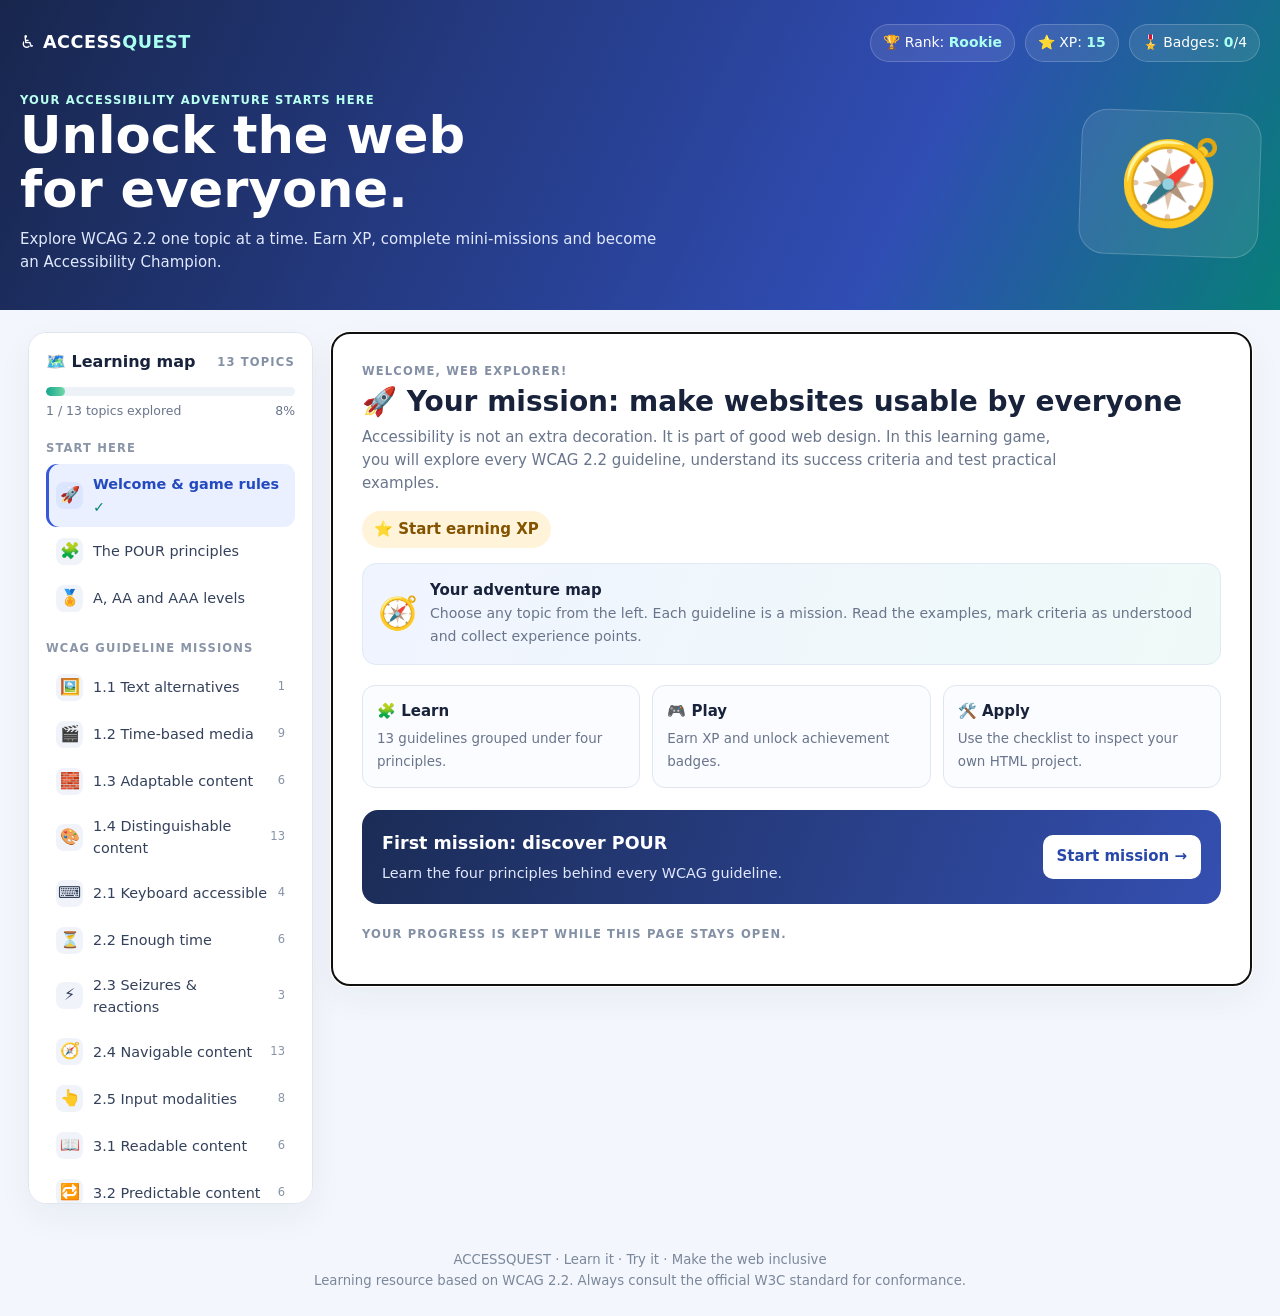
<file: BTech Sem1-2026 Web/Unit 2/webAccessibility.html>
<!DOCTYPE html>
<html lang="en">
<head>
<meta charset="UTF-8"><meta name="viewport" content="width=device-width, initial-scale=1">
<title>AccessQuest — WCAG Learning Game</title>
<style>
:root{--ink:#18233b;--muted:#69758b;--bg:#f3f6fc;--card:#fff;--line:#e0e6f0;--blue:#3659d9;--navy:#17264a;--teal:#07877d;--gold:#b87509;--pink:#a83d70;--shadow:0 12px 35px #1b31500d}
*{box-sizing:border-box}body{margin:0;background:var(--bg);color:var(--ink);font:15px/1.55 Inter,system-ui,-apple-system,Segoe UI,Arial,sans-serif}button,input{font:inherit}button{cursor:pointer}a{color:#244db9}.skip{position:absolute;left:-999px;top:8px;background:white;padding:10px;z-index:20}.skip:focus{left:8px}
.top{background:linear-gradient(115deg,#18264d,#304db4 70%,#087e79);color:#fff;padding:24px max(20px,calc((100% - 1260px)/2));}.topline{display:flex;align-items:center;justify-content:space-between;gap:18px;flex-wrap:wrap}.brand{font-weight:900;letter-spacing:.03em;font-size:1.1rem}.brand span{color:#a9fff0}.hero{display:flex;align-items:center;justify-content:space-between;gap:24px;padding:30px 0 12px}.hero h1{font-size:clamp(2rem,4vw,3.4rem);line-height:1.04;margin:0 0 12px}.hero p{color:#e1e9ff;max-width:650px;margin:0}.hero-art{width:180px;min-width:120px;height:145px;border-radius:26px;background:#ffffff17;display:grid;place-items:center;font-size:5.2rem;transform:rotate(2deg);border:1px solid #ffffff30}.topstats{display:flex;gap:10px;flex-wrap:wrap}.pillstat{background:#ffffff17;border:1px solid #ffffff30;padding:7px 12px;border-radius:99px;font-size:.87rem}.pillstat b{color:#a9fff0}
.shell{max-width:1260px;margin:22px auto;padding:0 18px}.dashboard{display:grid;grid-template-columns:285px minmax(0,1fr);gap:18px;align-items:start}.sidebar,.content{background:var(--card);border:1px solid var(--line);border-radius:18px;box-shadow:var(--shadow)}.sidebar{padding:17px;position:sticky;top:14px;max-height:calc(100vh - 28px);overflow:auto}.side-head{display:flex;align-items:center;justify-content:space-between;margin-bottom:12px}.side-head h2{font-size:1rem;margin:0}.smallcaps{font-size:.72rem;letter-spacing:.1em;text-transform:uppercase;font-weight:850;color:#8490a5}.progress-wrap{background:#edf1f8;height:9px;border-radius:99px;overflow:hidden;margin:8px 0 5px}.progress-fill{height:100%;width:0;background:linear-gradient(90deg,#16a58d,#70d8a6);border-radius:99px;transition:width .3s}.progress-meta{display:flex;justify-content:space-between;font-size:.78rem;color:var(--muted)}.navgroup{margin-top:19px}.navgroup h3{font-size:.72rem;text-transform:uppercase;letter-spacing:.1em;color:#8a95a8;margin:0 0 7px}.topic-btn{width:100%;display:flex;align-items:center;gap:10px;text-align:left;background:transparent;border:0;padding:9px 10px;border-radius:11px;color:#34415b;margin:2px 0}.topic-btn:hover{background:#f1f4fc}.topic-btn.active{background:#eaf0ff;color:#244ac0;font-weight:800;box-shadow:inset 3px 0 #3659d9}.topic-icon{width:27px;height:27px;display:grid;place-items:center;background:#f0f3fa;border-radius:8px;font-size:1rem}.topic-btn.active .topic-icon{background:#dbe5ff}.topic-name{flex:1;font-size:.9rem}.topic-count{font-size:.72rem;color:#8893a6}.topic-btn.done .topic-name:after{content:" ✓";color:#07877d}.content{padding:clamp(17px,3vw,30px);min-height:650px}.welcome-row{display:flex;justify-content:space-between;gap:15px;align-items:flex-start;flex-wrap:wrap}.welcome-row h2{font-size:1.75rem;line-height:1.2;margin:4px 0 7px}.welcome-row p{color:var(--muted);margin:0;max-width:700px}.level-legend{display:flex;gap:7px;flex-wrap:wrap;margin:19px 0}.level{font-size:.73rem;font-weight:850;padding:4px 9px;border-radius:99px}.A{background:#e5f5ec;color:#17633d}.AA{background:#fff0d4;color:#895400}.AAA{background:#f9e6f0;color:#91275c}.principle-banner{background:linear-gradient(110deg,#f0f4ff,#effaf8);border:1px solid #e1e9f5;border-radius:14px;padding:15px;display:flex;gap:12px;align-items:center;margin:15px 0 20px}.principle-emoji{font-size:2rem}.principle-banner strong{display:block}.principle-banner span{font-size:.88rem;color:var(--muted)}.criterion-list{display:grid;gap:11px}.criterion{border:1px solid var(--line);border-radius:13px;padding:15px;background:#fff;transition:.2s}.criterion:hover{border-color:#b9c8ef;transform:translateY(-1px)}.criterion-top{display:flex;gap:9px;align-items:center;flex-wrap:wrap}.criterion-id{font-weight:900;color:#3154c8;font-variant-numeric:tabular-nums}.criterion-title{font-weight:800;flex:1}.criterion p{margin:9px 0;color:#4e5c72}.example{background:#f3f7fc;border-left:3px solid #07877d;border-radius:7px;padding:10px 12px;color:#33445c;font-size:.9rem}.example b{color:#08756d}.mission{margin-top:16px;border:1px dashed #c9d4e7;border-radius:13px;padding:14px;background:#fbfcff}.mission h3{margin:0 0 4px;font-size:1rem}.mission p{margin:0;color:var(--muted);font-size:.9rem}.complete-btn{border:0;background:#e6f6ef;color:#17623d;border-radius:9px;padding:9px 12px;font-weight:800;margin-top:12px}.complete-btn.done{background:#dce9ff;color:#294bb4}.empty{color:var(--muted);padding:24px;text-align:center}.searchbar{display:flex;gap:9px;flex-wrap:wrap;margin:16px 0}.searchbar input{flex:1;min-width:180px;border:1px solid #d6deeb;border-radius:10px;padding:10px 12px}.searchbar select{border:1px solid #d6deeb;border-radius:10px;padding:10px;background:white}.gamebar{display:flex;gap:10px;align-items:center;flex-wrap:wrap}.xp{background:#fff4d9;color:#845300;border-radius:99px;padding:7px 12px;font-weight:900}.badgebox{background:#f5f1ff;color:#6843a7;border-radius:99px;padding:7px 12px;font-weight:800}.challenge{margin-top:22px;background:linear-gradient(110deg,#1b2c56,#344fb0);border-radius:16px;padding:20px;color:white;display:flex;justify-content:space-between;gap:16px;align-items:center;flex-wrap:wrap}.challenge h3{margin:0 0 4px}.challenge p{margin:0;color:#e1e8ff;font-size:.9rem}.challenge button{border:0;background:#fff;color:#2848a9;border-radius:10px;padding:10px 14px;font-weight:850}.extra{margin-top:20px;display:grid;grid-template-columns:repeat(3,1fr);gap:12px}.mini{border:1px solid var(--line);border-radius:13px;padding:14px;background:#fbfcff}.mini b{display:block;margin-bottom:4px}.mini span{color:var(--muted);font-size:.84rem}.footer{text-align:center;color:#7b879a;padding:24px;font-size:.83rem}
.overlay{position:fixed;inset:0;background:#111c36a8;display:none;place-items:center;padding:18px;z-index:30}.overlay.show{display:grid}.modal{background:white;border-radius:18px;padding:24px;max-width:560px;width:100%;box-shadow:0 20px 70px #0003}.modal h2{margin:0 0 8px}.modal p{color:var(--muted)}.modal button{border:0;background:var(--blue);color:white;border-radius:9px;padding:10px 14px;font-weight:800}.modal .close{background:#edf1f8;color:#34415b;margin-left:7px}
@media(max-width:820px){.dashboard{grid-template-columns:1fr}.sidebar{position:static;max-height:none}.navgroup{display:inline-block;vertical-align:top;width:49%;padding-right:6px}.content{min-height:500px}.hero-art{display:none}}
@media(max-width:520px){.navgroup{width:100%}.extra{grid-template-columns:1fr}.hero{padding-top:22px}.shell{padding:0 10px}.dashboard{gap:11px}}
@media(prefers-reduced-motion:reduce){*,*:before,*:after{scroll-behavior:auto!important;transition:none!important}}
</style>
</head>
<body><a class="skip" href="#lesson">Skip to lesson content</a>
<header class="top"><div class="topline"><div class="brand">♿ ACCESS<span>QUEST</span></div><div class="topstats"><div class="pillstat">🏆 Rank: <b id="rank">Rookie</b></div><div class="pillstat">⭐ XP: <b id="xpTop">0</b></div><div class="pillstat">🎖️ Badges: <b id="badgeTop">0</b>/4</div></div></div>
<div class="hero"><div><div class="smallcaps" style="color:#b8fff0">Your accessibility adventure starts here</div><h1>Unlock the web<br>for everyone.</h1><p>Explore WCAG 2.2 one topic at a time. Earn XP, complete mini-missions and become an Accessibility Champion.</p></div><div class="hero-art" aria-hidden="true">🧭</div></div></header>
<main class="shell">
<div class="dashboard">
<aside class="sidebar" aria-label="Course topics"><div class="side-head"><h2>🗺️ Learning map</h2><span class="smallcaps">13 topics</span></div><div class="progress-wrap"><div class="progress-fill" id="progressFill"></div></div><div class="progress-meta"><span id="progressText">0 / 13 topics explored</span><span id="progressPct">0%</span></div>
<div class="navgroup"><h3>Start here</h3><button class="topic-btn active" data-topic="start"><span class="topic-icon">🚀</span><span class="topic-name">Welcome & game rules</span></button><button class="topic-btn" data-topic="pour"><span class="topic-icon">🧩</span><span class="topic-name">The POUR principles</span></button><button class="topic-btn" data-topic="levels"><span class="topic-icon">🏅</span><span class="topic-name">A, AA and AAA levels</span></button></div>
<div class="navgroup"><h3>WCAG guideline missions</h3><div id="guidelineNav"></div></div>
<div class="navgroup"><h3>Practice zone</h3><button class="topic-btn" data-topic="lab"><span class="topic-icon">🧪</span><span class="topic-name">Interactive lab</span></button><button class="topic-btn" data-topic="quiz"><span class="topic-icon">🎯</span><span class="topic-name">Final challenge quiz</span></button><button class="topic-btn" data-topic="checklist"><span class="topic-icon">📋</span><span class="topic-name">Project checklist</span></button></div>
</aside>
<section class="content" id="lesson" tabindex="-1"><div id="lessonContent"></div></section>
</div></main>
<footer class="footer">ACCESSQUEST · Learn it · Try it · Make the web inclusive<br>Learning resource based on WCAG 2.2. Always consult the official W3C standard for conformance.</footer>
<div class="overlay" id="badgeModal" role="dialog" aria-modal="true" aria-labelledby="badgeTitle"><div class="modal"><div style="font-size:3rem">🏆</div><h2 id="badgeTitle">Badge unlocked!</h2><p id="badgeText"></p><button id="modalOk">Awesome!</button></div></div>
<script>
const criteria = [
["1.1.1","Non-text Content","A","Perceivable","Provide a text alternative for meaningful images, icons and other non-text content.","A product photo should have alt text such as “Red backpack with two front pockets.” Decorative flourishes should use alt=\"\".",""],
["1.2.1","Audio-only and Video-only (Prerecorded)","A","Perceivable","Provide an equivalent text alternative for prerecorded audio-only or video-only media.","A podcast needs a transcript; a silent demonstration video needs a text description or audio track.","media"],
["1.2.2","Captions (Prerecorded)","A","Perceivable","Prerecorded synchronized media with audio has captions for speech and meaningful sounds.","Add synchronized captions to a recorded lecture, including speaker changes and relevant sound cues.","media"],
["1.2.3","Audio Description or Media Alternative (Prerecorded)","A","Perceivable","Provide audio description or a complete text alternative for prerecorded video content.","Describe important visual actions that are not already explained in the dialogue.","media"],
["1.2.4","Captions (Live)","AA","Perceivable","Live synchronized media has captions.","A live webinar provides real-time captions.","media"],
["1.2.5","Audio Description (Prerecorded)","AA","Perceivable","Provide audio description for prerecorded video content.","A narrator describes on-screen actions that matter to understanding the lesson.","media"],
["1.2.6","Sign Language (Prerecorded)","AAA","Perceivable","Provide sign-language interpretation for prerecorded audio content.","A prerecorded public information video includes sign-language interpretation.","media"],
["1.2.7","Extended Audio Description (Prerecorded)","AAA","Perceivable","When pauses are insufficient, provide extended audio description for prerecorded video.","Pause the video when needed so the narrator can describe important visual details.","media"],
["1.2.8","Media Alternative (Prerecorded)","AAA","Perceivable","Provide an alternative for time-based media that presents equivalent information.","Provide a complete transcript or descriptive text alternative for a video.","media"],
["1.2.9","Audio-only (Live)","AAA","Perceivable","Provide an alternative for live audio-only content.","A live audio broadcast also provides live text or another equivalent alternative.","media"],
["1.3.1","Info and Relationships","A","Perceivable","Structure and relationships conveyed visually are available in code or text.","Use real headings, lists, table headers and form labels instead of styling plain text to look like them.",""],
["1.3.2","Meaningful Sequence","A","Perceivable","The reading order preserves meaning when sequence matters.","The DOM order of a multi-column article makes sense when read from top to bottom.",""],
["1.3.3","Sensory Characteristics","A","Perceivable","Do not rely only on shape, colour, size, location or sound in instructions.","Say “Select the Submit button (green)” rather than “Click the green button on the right.”",""],
["1.3.4","Orientation","AA","Perceivable","Do not restrict content to portrait or landscape unless a specific orientation is essential.","A mobile site should work in both portrait and landscape orientation.",""],
["1.3.5","Identify Input Purpose","AA","Perceivable","Programmatically identify common personal-data input purposes where supported.","Use autocomplete=\"email\" or autocomplete=\"given-name\" on relevant form fields.","form"],
["1.3.6","Identify Purpose","AAA","Perceivable","Identify the purpose of user-interface components, icons and regions in code.","Use semantic landmarks and accessible names so a search region is identifiable.",""],
["1.4.1","Use of Color","A","Perceivable","Do not use colour as the only way to communicate information.","Mark errors with an icon and text such as “Required field” as well as a red border.","contrast"],
["1.4.2","Audio Control","A","Perceivable","If audio plays automatically for more than 3 seconds, provide pause/stop or independent volume control.","Do not autoplay background music; if it does play, provide an accessible control.","media"],
["1.4.3","Contrast (Minimum)","AA","Perceivable","Normal text has at least 4.5:1 contrast; large text has at least 3:1, subject to exceptions.","Dark text on a light background is usually easier to read; verify the actual ratio.","contrast"],
["1.4.4","Resize Text","AA","Perceivable","Text can be resized up to 200% without loss of content or functionality.","Use flexible layouts and relative units; test browser zoom at 200%.",""],
["1.4.5","Images of Text","AA","Perceivable","Use real text instead of images of text, except where essential or customizable.","Create a heading with HTML and CSS rather than placing the heading inside a banner image.",""],
["1.4.6","Contrast (Enhanced)","AAA","Perceivable","Normal text has at least 7:1 contrast; large text has at least 4.5:1.","Choose a stronger text/background contrast than the AA minimum.","contrast"],
["1.4.7","Low or No Background Audio","AAA","Perceivable","For specified prerecorded speech audio, background sounds are low, absent or controllable.","Keep music much quieter than the speaker or provide a version without background sound.","media"],
["1.4.8","Visual Presentation","AAA","Perceivable","Provide ways to achieve specified readable text presentation, including width, alignment, spacing and foreground/background selection.","Offer a readable text view with adjustable colours and line width.",""],
["1.4.9","Images of Text (No Exception)","AAA","Perceivable","Images of text are used only for decoration or where essential.","Use selectable HTML text for headings, labels and paragraphs.",""],
["1.4.10","Reflow","AA","Perceivable","Content works without two-dimensional scrolling at a width equivalent to 320 CSS pixels, with specified exceptions.","A page should reflow on a narrow phone screen without horizontal scrolling for ordinary text.",""],
["1.4.11","Non-text Contrast","AA","Perceivable","Visual information needed to identify controls and graphical objects has at least 3:1 contrast against adjacent colours.","A form-field boundary and meaningful chart lines should be distinguishable from their background.","contrast"],
["1.4.12","Text Spacing","AA","Perceivable","Content remains usable when users increase line, paragraph, letter and word spacing to specified values.","Do not clip text when line-height or letter spacing is increased by a user stylesheet.",""],
["1.4.13","Content on Hover or Focus","AA","Perceivable","Additional hover/focus content is dismissible, hoverable and persistent as required.","A tooltip can be dismissed with Escape, the pointer can move over it, and it remains until dismissed or no longer relevant.","focus"],
["2.1.1","Keyboard","A","Operable","All functionality is operable through a keyboard interface.","A user can reach and activate menus, links, buttons and form controls using Tab, Enter, Space and arrow keys as appropriate.","keyboard"],
["2.1.2","No Keyboard Trap","A","Operable","Keyboard users can move focus into and out of every component.","A dialog must provide a clear keyboard route to close it; focus must not become trapped unintentionally.","keyboard"],
["2.1.3","Keyboard (No Exception)","AAA","Operable","All functionality works by keyboard without exception for path-dependent input.","A drawing feature also offers a keyboard-operable alternative to pointer movement.","keyboard"],
["2.1.4","Character Key Shortcuts","A","Operable","Single-character shortcuts can be turned off, remapped or are active only when the component has focus.","A page-wide “S” shortcut can be disabled or changed to Ctrl+S.","keyboard"],
["2.2.1","Timing Adjustable","A","Operable","Users can turn off, adjust or extend time limits, subject to defined exceptions.","Warn users before a session expires and let them extend it.",""],
["2.2.2","Pause, Stop, Hide","A","Operable","Users can pause, stop or hide certain moving, blinking, scrolling or auto-updating content.","Provide pause controls for an automatically moving carousel.",""],
["2.2.3","No Timing","AAA","Operable","Timing is not an essential part of the activity, except for specified media and real-time events.","Allow users to complete a learning activity without an arbitrary time limit.",""],
["2.2.4","Interruptions","AAA","Operable","Users can postpone or suppress interruptions, except emergencies.","Allow nonessential notifications to be delayed until the user chooses.",""],
["2.2.5","Re-authenticating","AAA","Operable","After a session expires, users can continue without losing data after re-authentication.","Save a form draft before asking a user to sign in again.",""],
["2.2.6","Timeouts","AAA","Operable","Warn users about inactivity timeouts that could cause data loss, unless data is preserved for over 20 hours.","Explain the session timeout before users begin entering a long application.",""],
["2.3.1","Three Flashes or Below Threshold","A","Operable","Do not flash more than three times in one second unless below thresholds.","Avoid rapidly flashing banners or animations that may trigger seizures.",""],
["2.3.2","Three Flashes","AAA","Operable","Do not have content flash more than three times in any one-second period.","Remove high-frequency flashing effects entirely.",""],
["2.3.3","Animation from Interactions","AAA","Operable","Allow nonessential interaction-triggered motion animation to be disabled.","Offer a reduced-motion setting for animated transitions.",""],
["2.4.1","Bypass Blocks","A","Operable","Provide a way to skip repeated blocks of content.","Add a visible-on-focus “Skip to main content” link.","focus"],
["2.4.2","Page Titled","A","Operable","Give each page a title that describes its topic or purpose.","Use <title>Student Registration</title> rather than “Home” on every page.",""],
["2.4.3","Focus Order","A","Operable","Sequential focus order preserves meaning and operability.","Tab order follows the natural reading order of the form.","keyboard focus"],
["2.4.4","Link Purpose (In Context)","A","Operable","Link purpose is clear from link text or its programmatic context.","Use “Download the HTML assignment” instead of repeated “Click here” links.",""],
["2.4.5","Multiple Ways","AA","Operable","More than one way is available to locate a page within a site, except process pages.","Offer navigation menus, a search feature or a site map.",""],
["2.4.6","Headings and Labels","AA","Operable","Headings and labels describe their topic or purpose.","Use “Personal details” as a heading and “Email address” as a field label.",""],
["2.4.7","Focus Visible","AA","Operable","Keyboard focus is visibly indicated.","Use a clear :focus-visible outline around interactive controls.","keyboard focus"],
["2.4.8","Location","AAA","Operable","Provide information about the user's location within a set of pages.","Show breadcrumbs such as Home > Courses > HTML.",""],
["2.4.9","Link Purpose (Link Only)","AAA","Operable","Link purpose can be identified from its text alone, except where ambiguous to everyone.","Use “View course timetable” rather than “Read more”.",""],
["2.4.10","Section Headings","AAA","Operable","Use section headings to organize content.","Divide a long article into named sections with heading elements.",""],
["2.4.11","Focus Not Obscured (Minimum)","AA","Operable","A focused component is not entirely hidden by author-created content.","A sticky header must not cover the button that currently has keyboard focus.","focus"],
["2.4.12","Focus Not Obscured (Enhanced)","AAA","Operable","No part of the focused component is hidden by author-created content.","Ensure the entire focused control remains visible, not merely a small portion.","focus"],
["2.4.13","Focus Appearance","AAA","Operable","Keyboard focus indicator meets specified area and contrast requirements.","Use a sufficiently large, high-contrast focus outline that is easy to see.","focus"],
["2.5.1","Pointer Gestures","A","Operable","Multipoint or path-based gestures have a simpler single-pointer alternative unless essential.","Provide a tap alternative to a pinch or swipe gesture.",""],
["2.5.2","Pointer Cancellation","A","Operable","For single-pointer actions, avoid triggering on down-event alone; allow abort/undo or reversal as specified.","Activate a button on pointer-up, and allow users to move away before releasing.",""],
["2.5.3","Label in Name","A","Operable","The accessible name of a control contains the visible label text.","A button visibly labelled “Search” should expose “Search” in its accessible name.",""],
["2.5.4","Motion Actuation","A","Operable","Functionality triggered by device motion or user gesture can also be operated by interface controls and motion can be disabled, unless essential.","Offer an on-screen button as an alternative to shaking a phone.",""],
["2.5.5","Target Size (Enhanced)","AAA","Operable","Pointer targets meet the enhanced 44 by 44 CSS pixel size, subject to exceptions.","Make small icon buttons larger and easier to tap.",""],
["2.5.6","Concurrent Input Mechanisms","AAA","Operable","Do not unnecessarily restrict input to a particular input method.","A user can interact with the site using touch, mouse, keyboard or voice input.",""],
["2.5.7","Dragging Movements","AA","Operable","Dragging functionality has a single-pointer alternative unless dragging is essential.","Let users reorder a list using Move up/Move down buttons as well as drag-and-drop.",""],
["2.5.8","Target Size (Minimum)","AA","Operable","Pointer targets are at least 24 by 24 CSS pixels or meet spacing/other defined exceptions.","Avoid tiny adjacent icon links; provide adequate size or spacing.",""],
["3.1.1","Language of Page","A","Understandable","The default language of the page is programmatically determinable.","Set <html lang=\"en\"> for an English page.",""],
["3.1.2","Language of Parts","AA","Understandable","The language of passages or phrases can be programmatically determined, with exceptions.","Mark a French sentence inside an English page using lang=\"fr\".",""],
["3.1.3","Unusual Words","AAA","Understandable","Provide a way to identify definitions of unusual words or jargon.","Explain specialist terms in a glossary or linked definition.",""],
["3.1.4","Abbreviations","AAA","Understandable","Provide a mechanism to identify expanded forms or meanings of abbreviations.","On first use, explain “CSS (Cascading Style Sheets)”.",""],
["3.1.5","Reading Level","AAA","Understandable","Provide supplemental content or a simpler version when text exceeds the specified reading level.","Offer a plain-language summary of a complex policy.",""],
["3.1.6","Pronunciation","AAA","Understandable","Provide a way to identify pronunciation when meaning is ambiguous without it.","Include a pronunciation guide for a name or word whose spoken form changes its meaning.",""],
["3.2.1","On Focus","A","Understandable","Receiving focus does not unexpectedly change context.","Focusing a menu item should not automatically open a new page.",""],
["3.2.2","On Input","A","Understandable","Changing a control does not unexpectedly change context unless users were advised.","Selecting a country should not submit a form automatically without warning.","form"],
["3.2.3","Consistent Navigation","AA","Understandable","Repeated navigation appears in the same relative order across pages.","Keep the main navigation in a consistent order throughout the website.",""],
["3.2.4","Consistent Identification","AA","Understandable","Components with the same function are identified consistently.","Use the same icon and label for the shopping cart on every page.",""],
["3.2.5","Change on Request","AAA","Understandable","Changes of context occur only on user request or can be turned off.","Do not automatically redirect users without warning or a way to control it.",""],
["3.2.6","Consistent Help","A","Understandable","Repeated help mechanisms appear in a consistent relative order across pages.","Keep contact, help and support links in a consistent location and order.",""],
["3.3.1","Error Identification","A","Understandable","Automatically detected input errors are identified and described in text.","Show “Enter a valid email address” rather than only highlighting the field red.","form"],
["3.3.2","Labels or Instructions","A","Understandable","Provide labels or instructions when content requires user input.","Label a date field and explain the required format, such as DD-MM-YYYY.","form"],
["3.3.3","Error Suggestion","AA","Understandable","When a correction is known, provide suggestions unless security or purpose prevents it.","If a date is invalid, explain the expected date format.","form"],
["3.3.4","Error Prevention (Legal, Financial, Data)","AA","Understandable","For specified important submissions, allow reversal, checking or confirmation before finalizing.","Show an order summary and confirmation before a payment is submitted.","form"],
["3.3.5","Help","AAA","Understandable","Provide context-sensitive help.","Add a short explanation beside a complex form field.","form"],
["3.3.6","Error Prevention (All)","AAA","Understandable","For submissions, allow reversal, checking or confirmation before finalizing, subject to exceptions.","Let a user review and correct all submitted answers before final submission.","form"],
["3.3.7","Redundant Entry","A","Understandable","Do not ask users to re-enter information already supplied in the same process unless essential, unavailable or security-related.","Carry a user's address from the first step to the confirmation step instead of asking again.","form"],
["3.3.8","Accessible Authentication (Minimum)","AA","Understandable","Authentication does not require a cognitive function test unless an allowed alternative or support is provided.","Allow password managers and copy/paste; do not require solving a memory puzzle as the only login method.","form"],
["3.3.9","Accessible Authentication (Enhanced)","AAA","Understandable","Authentication does not require cognitive function tests, subject to the defined exceptions.","Offer accessible sign-in methods that do not depend on remembering or transcribing information.","form"],
["4.1.2","Name, Role, Value","A","Robust","User-interface components expose their name, role and state/value to assistive technologies.","Use native buttons and inputs, or correctly implement accessible names and states for custom widgets.",""],
["4.1.3","Status Messages","AA","Robust","Status messages can be programmatically determined without receiving focus.","Announce “3 results found” to assistive technology when search results update.",""]
];
const labels={
"1.1":"Text alternatives","1.2":"Time-based media","1.3":"Adaptable content","1.4":"Distinguishable content",
"2.1":"Keyboard accessible","2.2":"Enough time","2.3":"Seizures & reactions","2.4":"Navigable content","2.5":"Input modalities",
"3.1":"Readable content","3.2":"Predictable content","3.3":"Input assistance","4.1":"Compatible content"};
const icons={"1.1":"🖼️","1.2":"🎬","1.3":"🧱","1.4":"🎨","2.1":"⌨️","2.2":"⏳","2.3":"⚡","2.4":"🧭","2.5":"👆","3.1":"📖","3.2":"🔁","3.3":"📝","4.1":"🤝"};
const descriptions={
"1.1":"Give meaningful non-text content a text alternative. Images, icons and charts should not hide important information from people using screen readers.",
"1.2":"Make audio and video content available in other forms, such as captions, transcripts and audio descriptions.",
"1.3":"Build content so structure and relationships are available to assistive technology, and so it can adapt to different presentations.",
"1.4":"Make content easier to see and hear. Think about colour, contrast, resizing, spacing, reflow and content that appears on hover.",
"2.1":"Make every feature usable with a keyboard. A person should be able to reach, operate and leave every control.",
"2.2":"Give users enough time. Let them pause, stop, hide or extend time limits where required.",
"2.3":"Avoid content that can trigger seizures or physical reactions, and provide control over non-essential motion.",
"2.4":"Help users navigate, find content and understand where they are. Use titles, headings, links, skip links and visible focus.",
"2.5":"Support different ways of interacting: touch, mouse, stylus, voice and other pointer inputs.",
"3.1":"Make text content readable and understandable, including page language, language changes and difficult terminology.",
"3.2":"Make pages behave in ways users can predict. Focus, input and repeated navigation should not surprise them.",
"3.3":"Help users avoid and correct mistakes. Use clear labels, instructions, useful errors and accessible authentication.",
"4.1":"Make content compatible with browsers and assistive technologies. Expose names, roles, values and status messages correctly."};
let xp=0,doneTopics=new Set(),doneCriteria=new Set(),quizDone=false;
const $=id=>document.getElementById(id);
const prefixes=Object.keys(labels);
function buildNav(){ $('guidelineNav').innerHTML=prefixes.map(k=>`<button class="topic-btn" data-topic="${k}"><span class="topic-icon">${icons[k]}</span><span class="topic-name">${k} ${labels[k]}</span><span class="topic-count">${criteria.filter(c=>c[0].startsWith(k+'.')).length}</span></button>`).join(''); bindNav();}
function bindNav(){document.querySelectorAll('.topic-btn').forEach(b=>b.addEventListener('click',()=>showTopic(b.dataset.topic)));}
function updateGame(){let n=doneTopics.size; $('progressFill').style.width=(n/13*100)+'%';$('progressText').textContent=n+' / 13 topics explored';$('progressPct').textContent=Math.round(n/13*100)+'%';$('xpTop').textContent=xp;$('badgeTop').textContent=Math.min(4,Math.floor(xp/100));$('rank').textContent=xp>=400?'Accessibility Hero':xp>=250?'Inclusion Expert':xp>=100?'Access Explorer':'Rookie';document.querySelectorAll('.topic-btn[data-topic]').forEach(b=>b.classList.toggle('done',doneTopics.has(b.dataset.topic)));}
function addXP(amount){xp+=amount;updateGame();if([100,200,300,400].includes(xp)){let names={100:'Alt Text Apprentice',200:'Keyboard Navigator',300:'Contrast Champion',400:'Accessibility Hero'}; $('badgeTitle').textContent='🎉 '+names[xp]+' badge unlocked!';$('badgeText').textContent='You earned '+xp+' XP. Keep exploring and collecting skills!';$('badgeModal').classList.add('show');}}
$('modalOk').onclick=()=>$('badgeModal').classList.remove('show');
function markTopic(k){if(!doneTopics.has(k)){doneTopics.add(k);addXP(15)}else updateGame();}
function setActive(k){document.querySelectorAll('.topic-btn').forEach(b=>b.classList.toggle('active',b.dataset.topic===k));}
function topicIntro(k,title,desc,emoji){return `<div class="welcome-row"><div><div class="smallcaps">Mission briefing</div><h2>${emoji} ${title}</h2><p>${desc}</p></div><div class="gamebar"><span class="xp">⭐ +15 XP for exploring</span></div></div>`;}
function renderCriteria(k){let rows=criteria.filter(c=>c[0].startsWith(k+'.'));return `<div class="level-legend"><span class="level A">LEVEL A · Essential</span><span class="level AA">LEVEL AA · Recommended target</span><span class="level AAA">LEVEL AAA · Enhanced</span></div><div class="criterion-list">${rows.map(c=>`<article class="criterion"><div class="criterion-top"><span class="criterion-id">${c[0]}</span><span class="criterion-title">${c[1]}</span><span class="level ${c[2]}">${c[2]}</span></div><p>${c[4]}</p><div class="example"><b>💡 Example:</b> ${c[5]}</div><button class="complete-btn ${doneCriteria.has(c[0])?'done':''}" data-criterion="${c[0]}">${doneCriteria.has(c[0])?'✓ Mission completed':'＋ I understand this criterion'}</button></article>`).join('')}</div><div class="mission"><h3>🎮 Mini mission</h3><p>Find one example of “${labels[k]}” on a website you use. Explain what barrier it could create and how you would fix it. Complete the criterion buttons above as you learn.</p></div>`;}
function showTopic(k){
 setActive(k);let html='';
 if(labels[k]){html=topicIntro(k,`${k} · ${labels[k]}`,descriptions[k],icons[k])+renderCriteria(k);}
 else if(k==='start'){html=`<div class="welcome-row"><div><div class="smallcaps">Welcome, web explorer!</div><h2>🚀 Your mission: make websites usable by everyone</h2><p>Accessibility is not an extra decoration. It is part of good web design. In this learning game, you will explore every WCAG 2.2 guideline, understand its success criteria and test practical examples.</p></div><span class="xp">⭐ Start earning XP</span></div><div class="principle-banner"><div class="principle-emoji">🧭</div><div><strong>Your adventure map</strong><span>Choose any topic from the left. Each guideline is a mission. Read the examples, mark criteria as understood and collect experience points.</span></div></div><div class="extra"><div class="mini"><b>🧩 Learn</b><span>13 guidelines grouped under four principles.</span></div><div class="mini"><b>🎮 Play</b><span>Earn XP and unlock achievement badges.</span></div><div class="mini"><b>🛠️ Apply</b><span>Use the checklist to inspect your own HTML project.</span></div></div><div class="challenge"><div><h3>First mission: discover POUR</h3><p>Learn the four principles behind every WCAG guideline.</p></div><button onclick="showTopic('pour')">Start mission →</button></div><p class="smallcaps" style="margin-top:22px">Your progress is kept while this page stays open.</p>`;}
 else if(k==='pour'){html=`<div class="welcome-row"><div><div class="smallcaps">The four principles</div><h2>🧩 Remember POUR</h2><p>Every WCAG guideline fits under one of these four principles.</p></div><span class="xp">⭐ +15 XP</span></div><div class="extra" style="grid-template-columns:repeat(2,1fr)"><div class="mini"><b>👁️ Perceivable</b><span>Can users perceive the information? Example: alt text, captions, contrast.</span></div><div class="mini"><b>⌨️ Operable</b><span>Can users operate the interface? Example: keyboard access and focus.</span></div><div class="mini"><b>🧠 Understandable</b><span>Can users understand the content and controls? Example: clear labels and errors.</span></div><div class="mini"><b>🧩 Robust</b><span>Can different browsers and assistive technologies interpret it? Example: semantic HTML.</span></div></div><div class="mission"><h3>Quick memory trick</h3><p>POUR = Perceivable · Operable · Understandable · Robust. If one is missing, some users may be blocked.</p></div>`;}
 else if(k==='levels'){html=`<div class="welcome-row"><div><div class="smallcaps">Conformance levels</div><h2>🏅 A, AA or AAA?</h2><p>Think of these as three increasingly demanding levels. Each higher level includes the lower levels.</p></div></div><div class="extra" style="grid-template-columns:1fr"><div class="mini"><span class="level A">LEVEL A</span><b>Essential foundation</b><span>Basic barriers: keyboard access, text alternatives, labels and more.</span></div><div class="mini"><span class="level AA">LEVEL AA</span><b>Broad, practical accessibility</b><span>Includes AA contrast, resizing, reflow and focus requirements. Many policies target AA.</span></div><div class="mini"><span class="level AAA">LEVEL AAA</span><b>Enhanced accessibility</b><span>More demanding criteria, such as enhanced contrast and sign-language interpretation. AAA is not generally achievable for every type of content.</span></div></div><div class="mission"><h3>⚠️ Exam tip</h3><p>A page conforming to AA must meet all applicable Level A and AA success criteria. AAA includes A, AA and AAA. Do not confuse “guideline” with “success criterion”.</p></div>`;}
 else if(k==='lab'){html=labHTML();}
 else if(k==='checklist'){html=checkHTML();}
 else if(k==='quiz'){html=quizHTML();}
 $('lessonContent').innerHTML=html;markTopic(k);wireDynamic(k);
 $('lesson').focus({preventScroll:true});
}
function labHTML(){return `<div class="welcome-row"><div><div class="smallcaps">Hands-on practice zone</div><h2>🧪 Try it yourself</h2><p>Change the values and observe how accessibility changes.</p></div><span class="xp">⭐ +15 XP</span></div><div class="criterion"><h3>🎨 Contrast checker</h3><p>AA requires 4.5:1 for normal text and 3:1 for large text. AAA requires 7:1 for normal text and 4.5:1 for large text.</p><label>Text colour <input type="color" id="fg" value="#333333"></label>　<label>Background <input type="color" id="bg" value="#ffffff"></label><div id="swatch" style="padding:22px;text-align:center;margin:12px 0;border-radius:10px;font-weight:800">Can everyone read this text?</div><b id="ratio">Contrast ratio:</b> <span id="contrastResult"></span></div><div class="criterion"><h3>🔎 Text resizing</h3><p>Can the page remain usable when text becomes larger?</p><button class="complete-btn" id="smaller">A−</button> <button class="complete-btn" id="larger">A+</button> <button class="complete-btn" id="reset">Reset</button><p id="resizeText" style="font-size:16px;color:#18233b">This text can grow or shrink. A flexible layout should not hide content when text is enlarged.</p></div><div class="criterion"><h3>⌨️ Keyboard challenge</h3><p>Use the Tab key to move between these buttons. Can you see the focus outline?</p><button class="complete-btn focusdemo">Button one</button><button class="complete-btn focusdemo">Button two</button><button class="complete-btn focusdemo">Button three</button></div><div class="criterion"><h3>🖼️ Image alternative challenge</h3><p><b>Better:</b> alt="A yellow sun above two green hills"</p><p><b>Not useful:</b> alt="image123.jpg"</p><p>Describe the information conveyed by the image, not its file name.</p></div>`;}
function checkHTML(){let items=['Meaningful images have useful alt text.','The page uses semantic landmarks and logical headings.','All links and controls work with a keyboard.','Keyboard focus is clearly visible.','Text and controls have sufficient contrast.','Forms have visible, associated labels.','Errors are explained in text, not colour alone.','Videos have captions and alternatives where needed.','Content works at 200% zoom and narrow screen widths.','The page has a meaningful title and correct language.','Repeated navigation and help are consistent.','The page is checked with assistive technology.'];return `<div class="welcome-row"><div><div class="smallcaps">Apply your skills</div><h2>📋 Website inspection checklist</h2><p>Use this checklist on your own HTML assignment. Tick each item after testing it.</p></div><span class="xp">⭐ +15 XP</span></div><div class="criterion-list">${items.map((s,i)=>`<label class="criterion" style="display:flex;gap:12px;align-items:flex-start"><input type="checkbox" class="projectcheck" style="margin-top:5px"><span>${s}</span></label>`).join('')}</div><p id="checkCount" class="smallcaps">0 / 12 checks completed</p>`;}
function quizHTML(){return `<div class="welcome-row"><div><div class="smallcaps">Final boss</div><h2>🎯 Accessibility Champion quiz</h2><p>Answer all five questions. Score 4 or more to pass the challenge.</p></div><span class="xp">🏆 Boss battle</span></div><form id="quizform"><div class="criterion"><b>1. What does POUR stand for?</b><label><p><input type="radio" name="q1" value="a"> Pages, Objects, Users, Rules</p></label><label><p><input type="radio" name="q1" value="b"> Perceivable, Operable, Understandable, Robust</p></label><label><p><input type="radio" name="q1" value="c"> Program, Observe, Use, Review</p></label></div><div class="criterion"><b>2. What is the AA minimum contrast for normal text?</b><label><p><input type="radio" name="q2" value="a"> 3:1</p></label><label><p><input type="radio" name="q2" value="b"> 4.5:1</p></label><label><p><input type="radio" name="q2" value="c"> 7:1</p></label></div><div class="criterion"><b>3. Which attribute gives an image a text alternative?</b><label><p><input type="radio" name="q3" value="a"> src</p></label><label><p><input type="radio" name="q3" value="b"> title</p></label><label><p><input type="radio" name="q3" value="c"> alt</p></label></div><div class="criterion"><b>4. Which key is commonly used to move focus forward?</b><label><p><input type="radio" name="q4" value="a"> Tab</p></label><label><p><input type="radio" name="q4" value="b"> Esc</p></label><label><p><input type="radio" name="q4" value="c"> Caps Lock</p></label></div><div class="criterion"><b>5. Does AAA guarantee every person can use every website?</b><label><p><input type="radio" name="q5" value="a"> Yes, always</p></label><label><p><input type="radio" name="q5" value="b"> No, WCAG does not address every possible need</p></label></div><button class="complete-btn" type="submit">Submit answers</button><p id="quizResult" aria-live="polite"></p></form><div class="mission"><h3>Official reference</h3><p><a href="https://www.w3.org/TR/WCAG22/" target="_blank" rel="noopener">Read the WCAG 2.2 standard at W3C ↗</a></p></div>`;}
function wireDynamic(k){
 if(k==='lab'){function lum(h){let v=h.match(/[0-9a-f]{2}/gi).map(x=>parseInt(x,16)/255).map(x=>x<=.04045?x/12.92:((x+.055)/1.055)**2.4);return .2126*v[0]+.7152*v[1]+.0722*v[2]}function contrast(){let f=$('fg').value,b=$('bg').value,r=(Math.max(lum(f),lum(b))+.05)/(Math.min(lum(f),lum(b))+.05);$('swatch').style.color=f;$('swatch').style.background=b;$('ratio').textContent='Contrast ratio: '+r.toFixed(2)+':1';$('contrastResult').textContent=r>=7?'AAA pass':r>=4.5?'AA pass':r>=3?'Large text AA only':'Does not pass AA';$('contrastResult').style.color=r>=4.5?'#17633d':'#a52e2e'}$('fg').oninput=contrast;$('bg').oninput=contrast;contrast();let fs=16;$('larger').onclick=()=>{fs=Math.min(32,fs+2);$('resizeText').style.fontSize=fs+'px'};$('smaller').onclick=()=>{fs=Math.max(12,fs-2);$('resizeText').style.fontSize=fs+'px'};$('reset').onclick=()=>{fs=16;$('resizeText').style.fontSize='16px'};}
 if(k==='checklist'){document.querySelectorAll('.projectcheck').forEach(c=>c.onchange=()=>{$('checkCount').textContent=document.querySelectorAll('.projectcheck:checked').length+' / 12 checks completed';});}
 if(k==='quiz'){$('quizform').onsubmit=e=>{e.preventDefault();let ans={q1:'b',q2:'b',q3:'c',q4:'a',q5:'b'},score=0;for(let k in ans){let v=document.querySelector(`input[name="${k}"]:checked`);if(v&&v.value===ans[k])score++;}$('quizResult').textContent=`You scored ${score}/5. `+(score>=4?'🏆 Challenge passed! You earned 50 XP.':'Keep practising — review the topics and try again.');$('quizResult').style.fontWeight='800';if(score>=4&&!quizDone){quizDone=true;addXP(50);}};}
}
document.addEventListener('click',e=>{let b=e.target.closest('[data-criterion]');if(b){let id=b.dataset.criterion;if(!doneCriteria.has(id)){doneCriteria.add(id);b.classList.add('done');b.textContent='✓ Mission completed';addXP(5)}else{doneCriteria.delete(id);b.classList.remove('done');b.textContent='＋ I understand this criterion';xp=Math.max(0,xp-5);updateGame();}}});
buildNav();updateGame();showTopic('start');
</script></body></html>
</file>
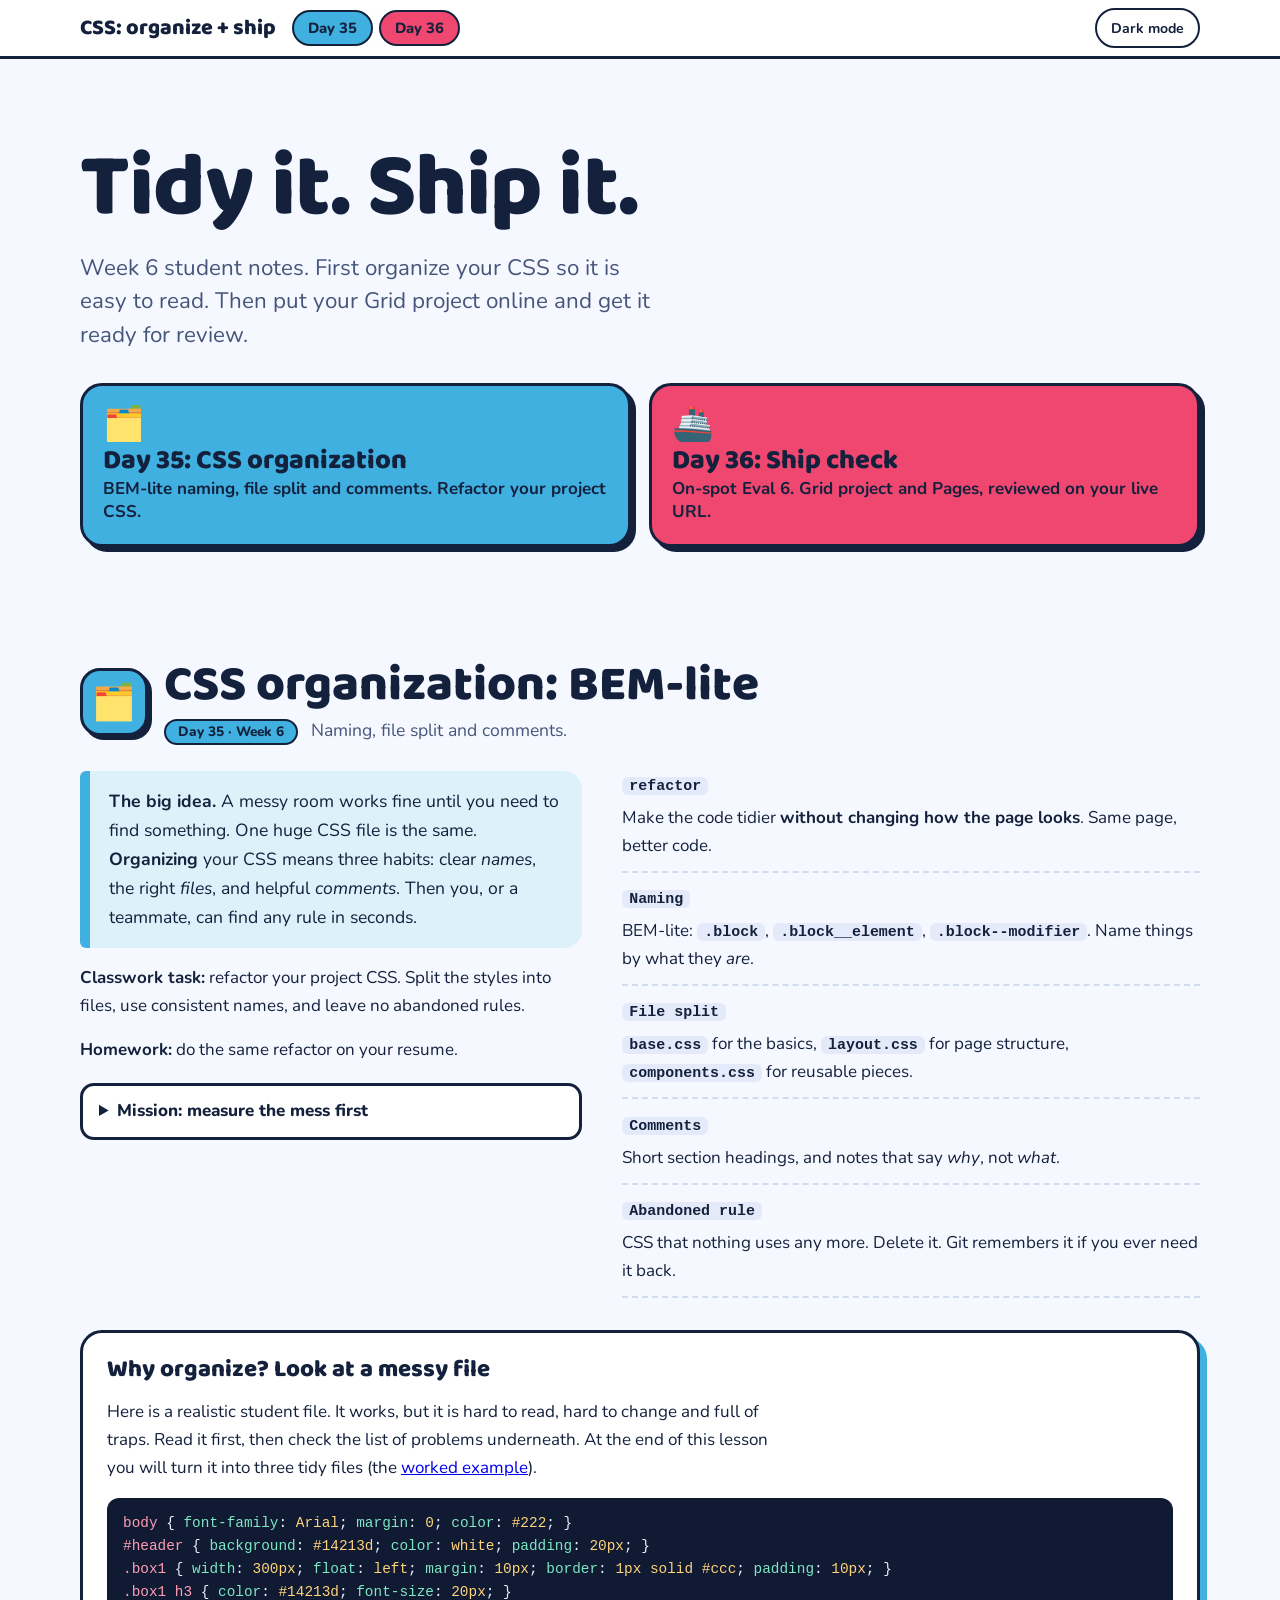
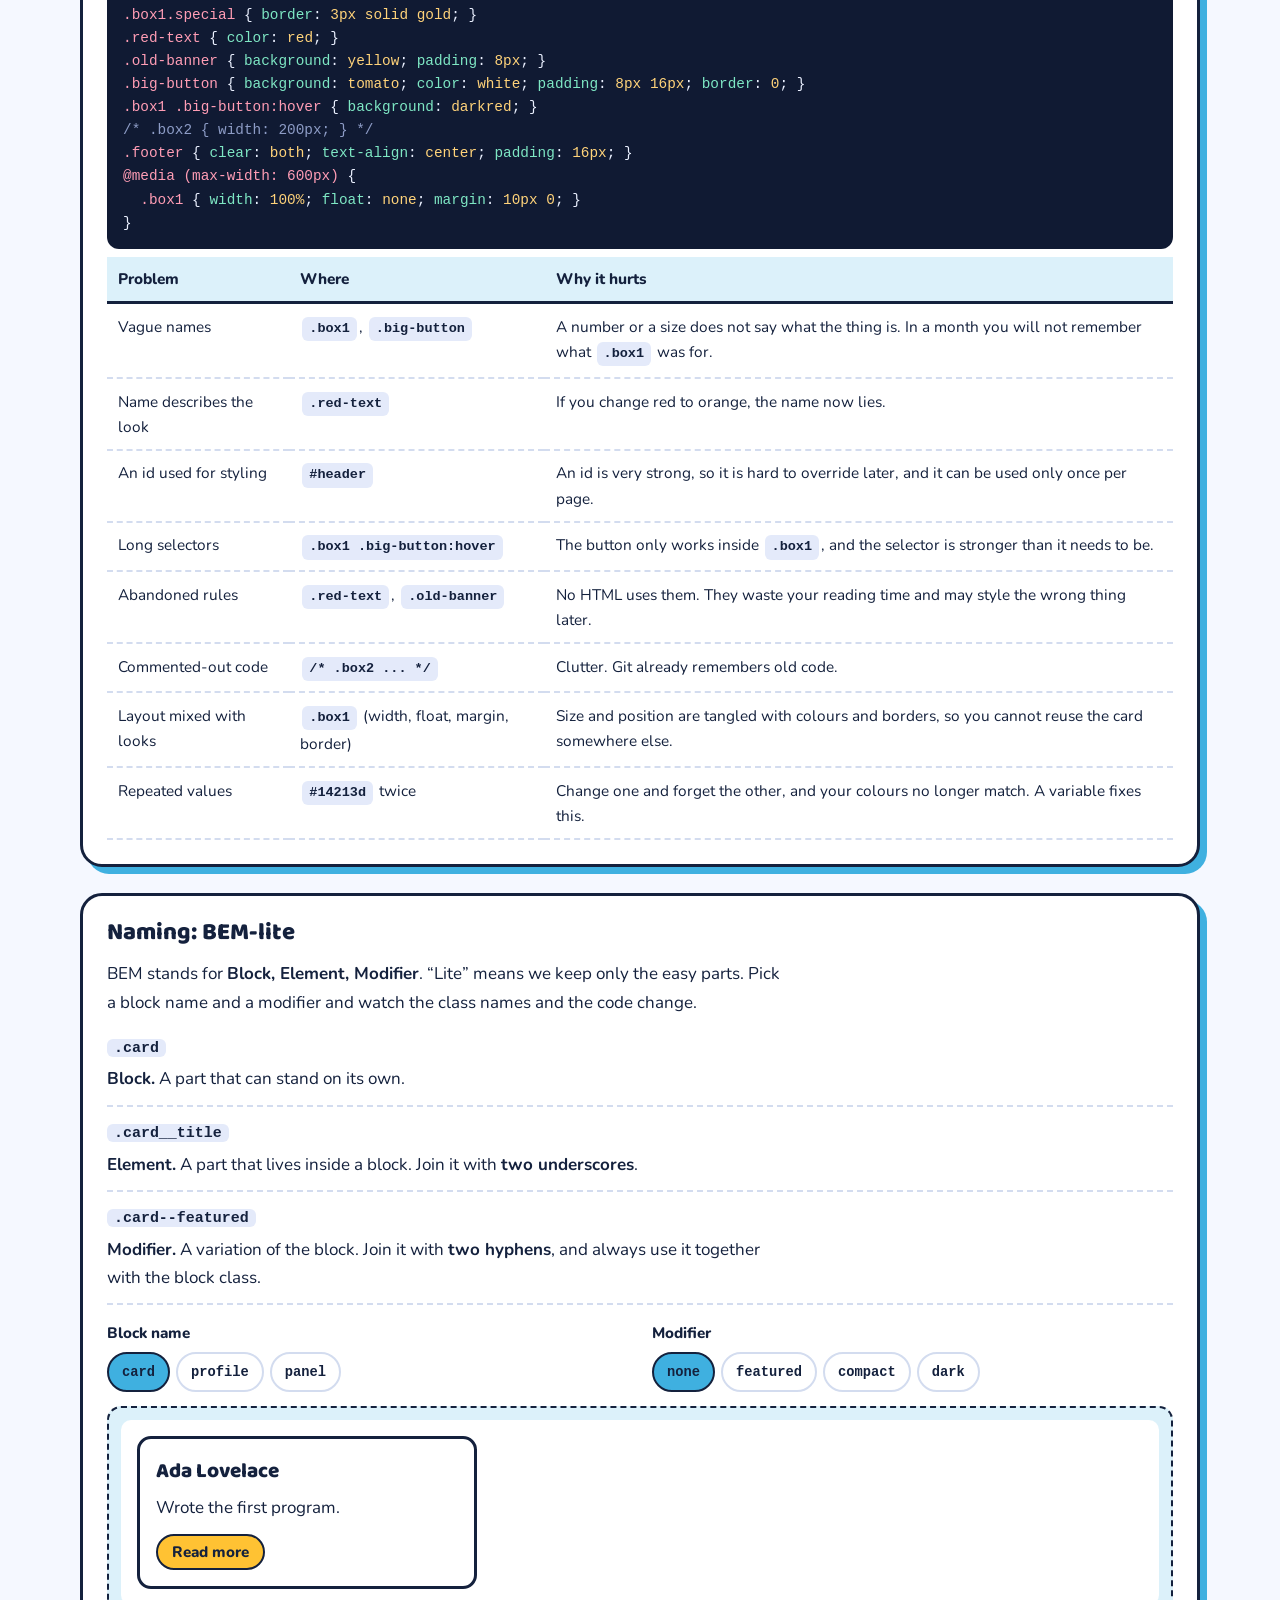
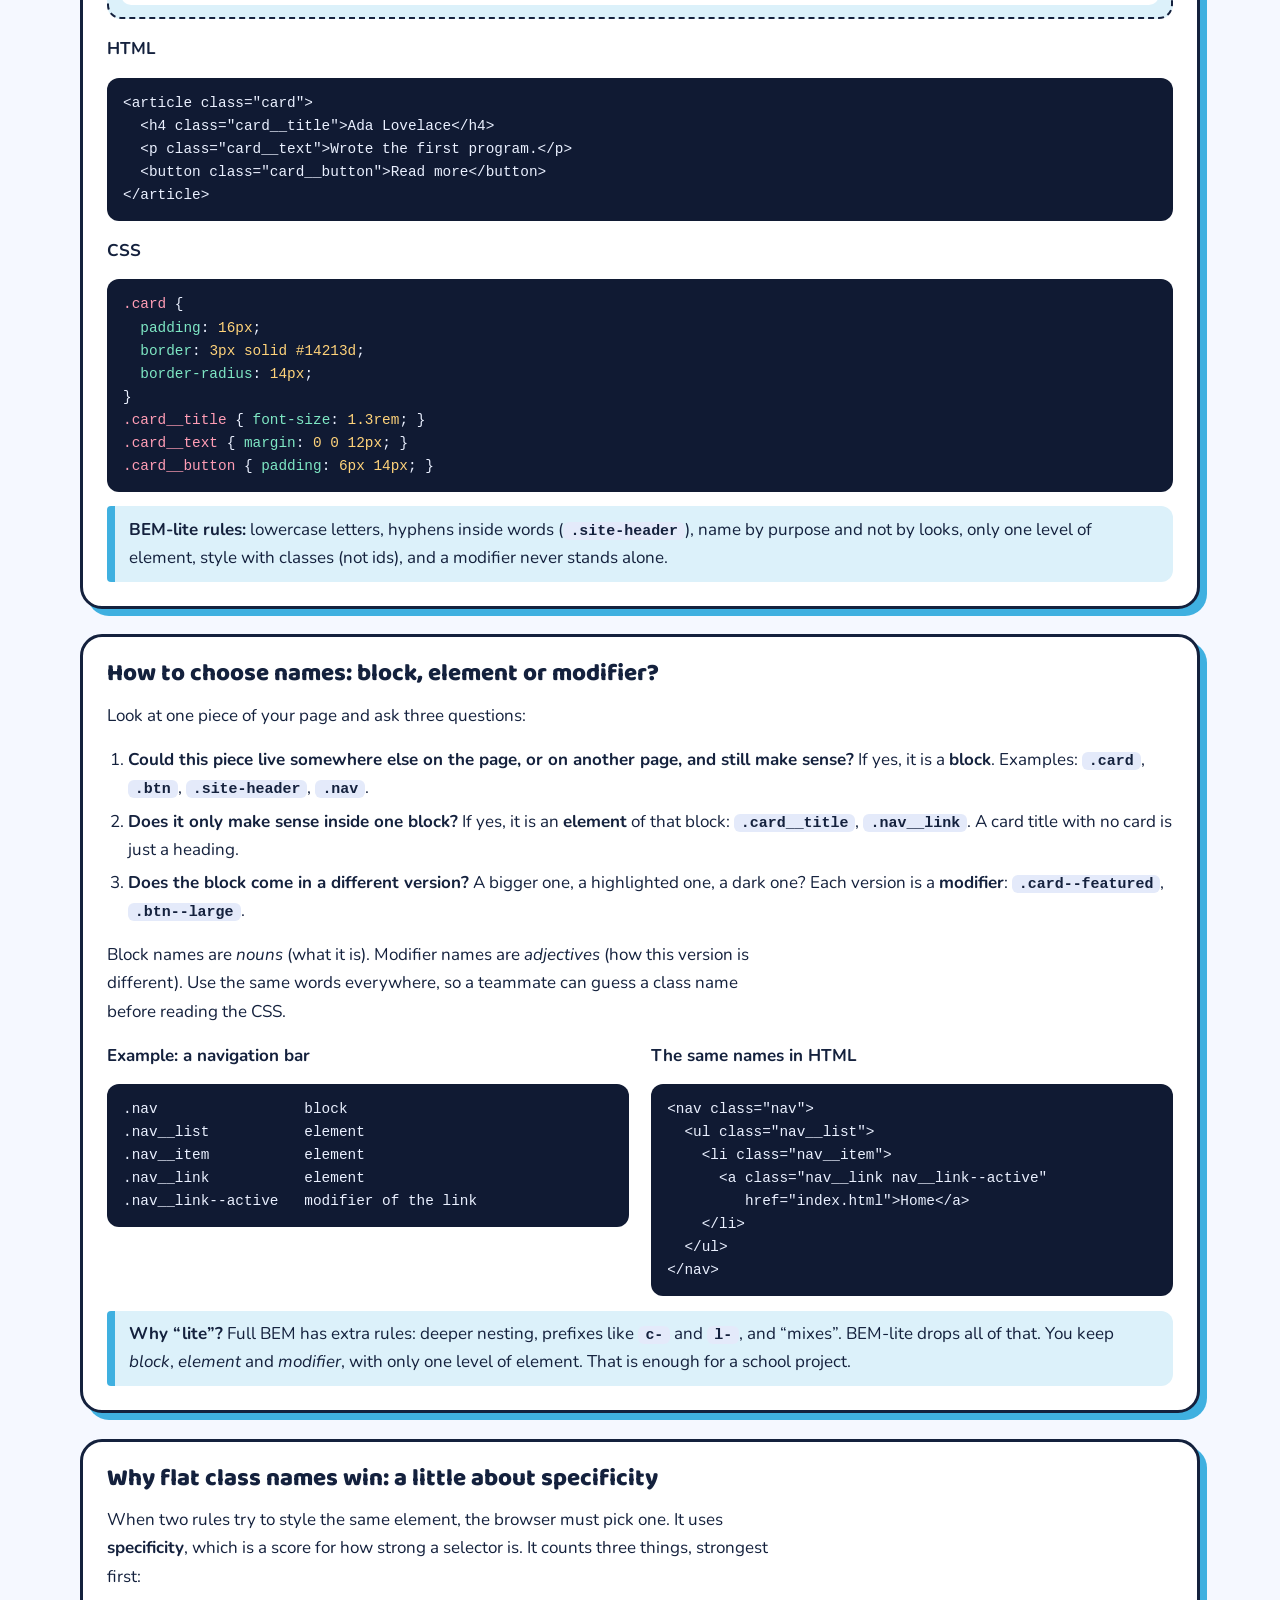
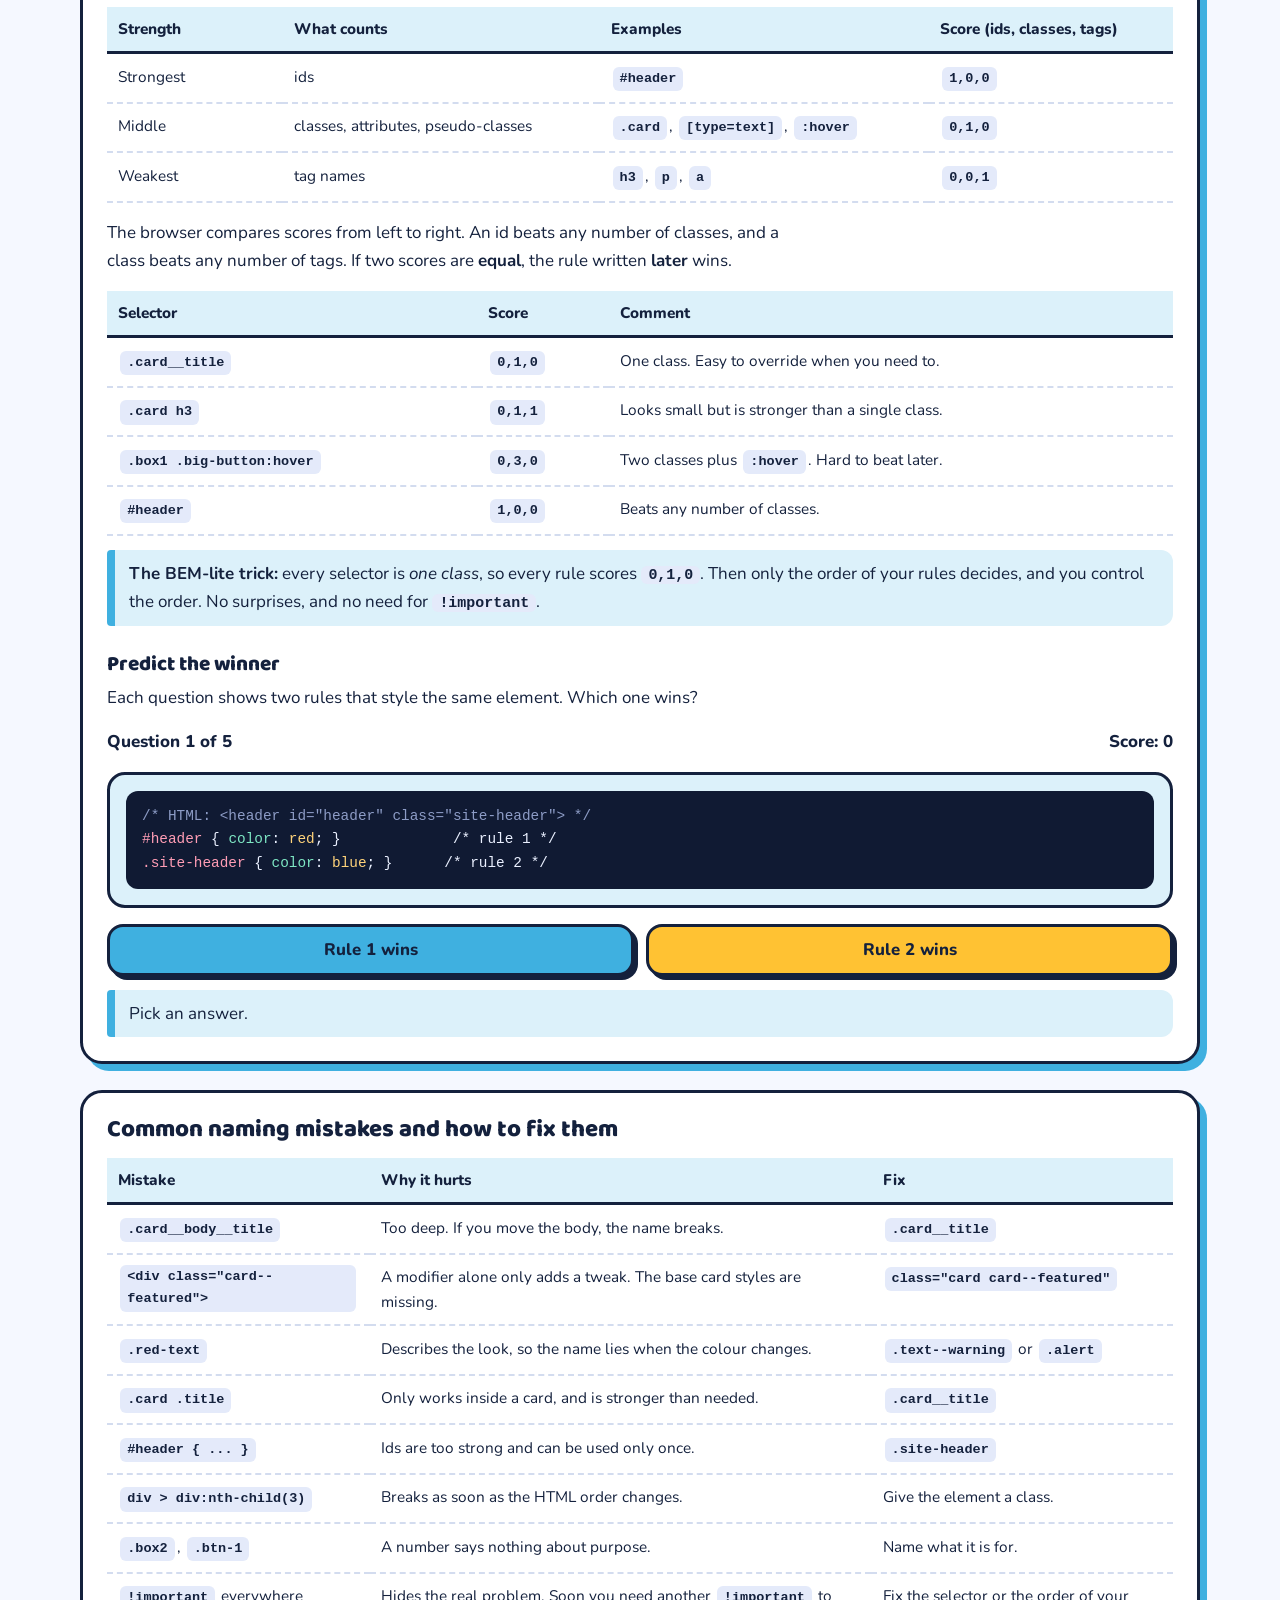
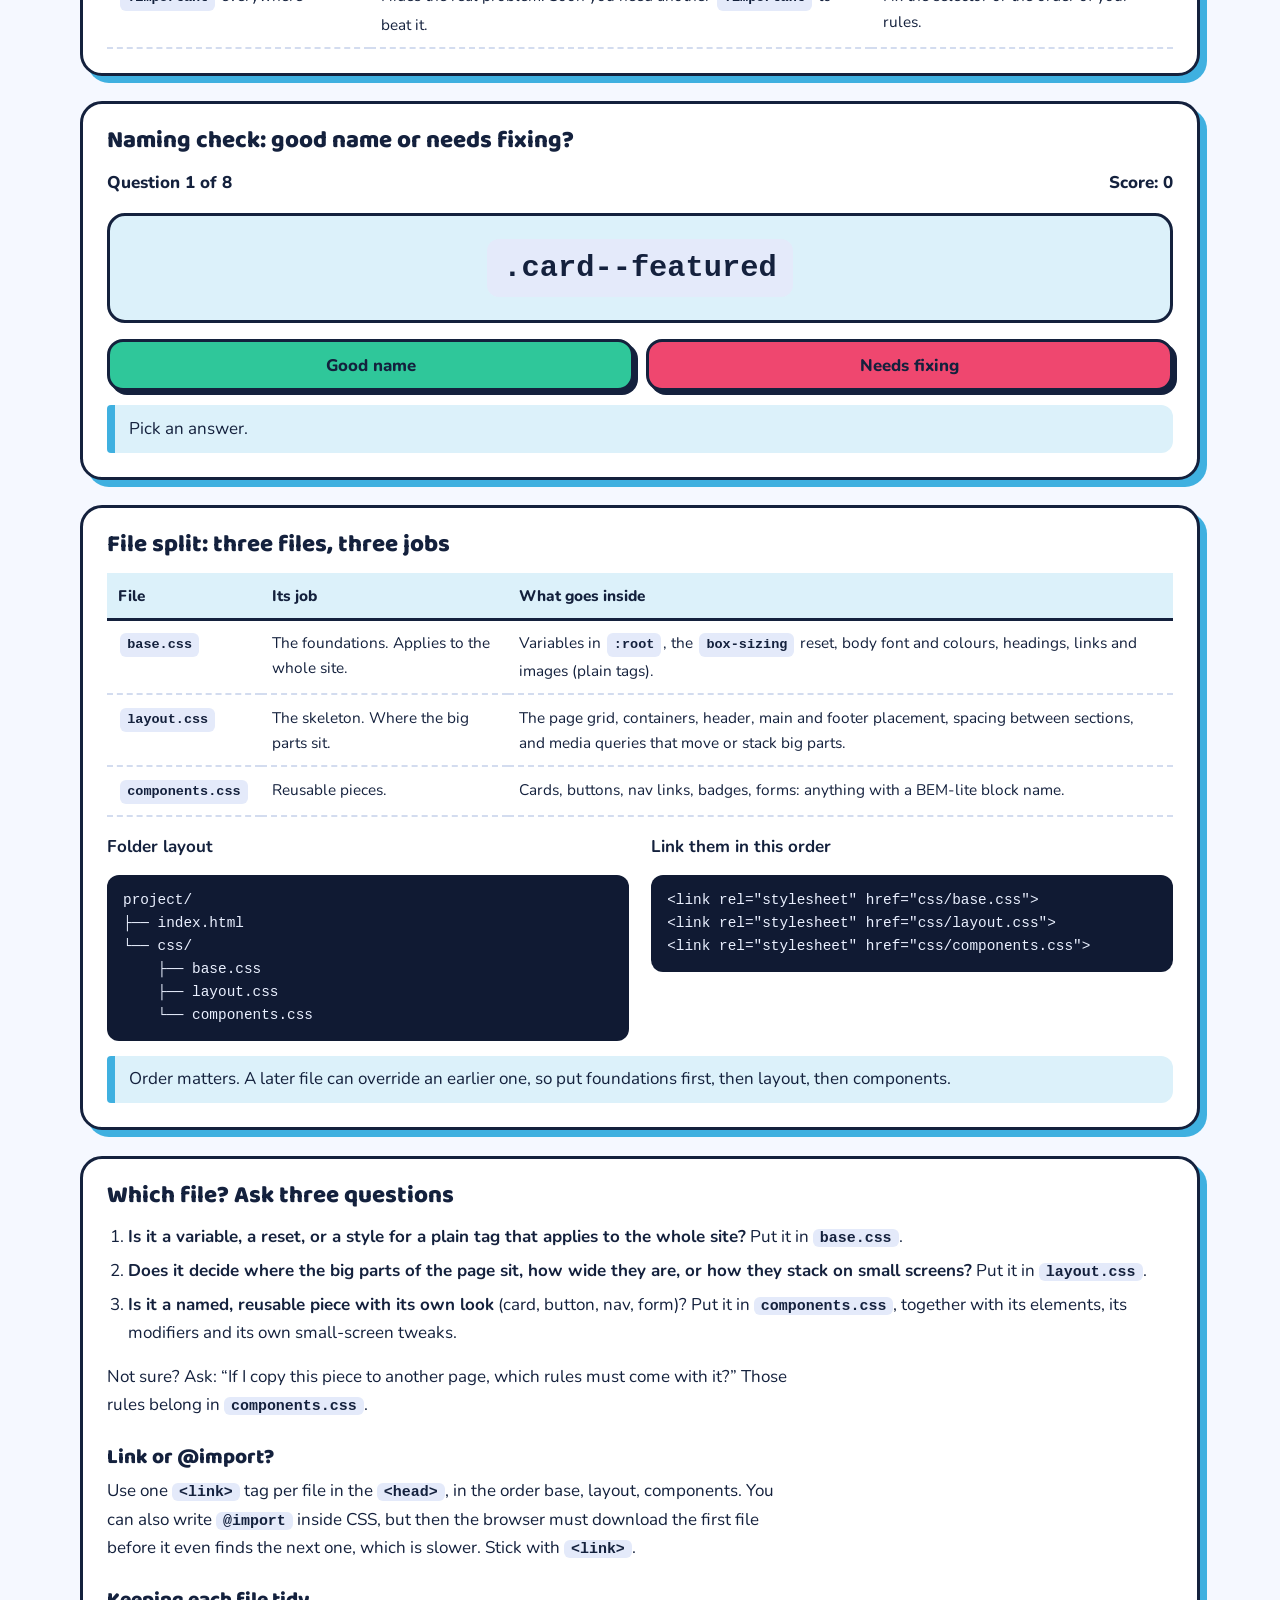
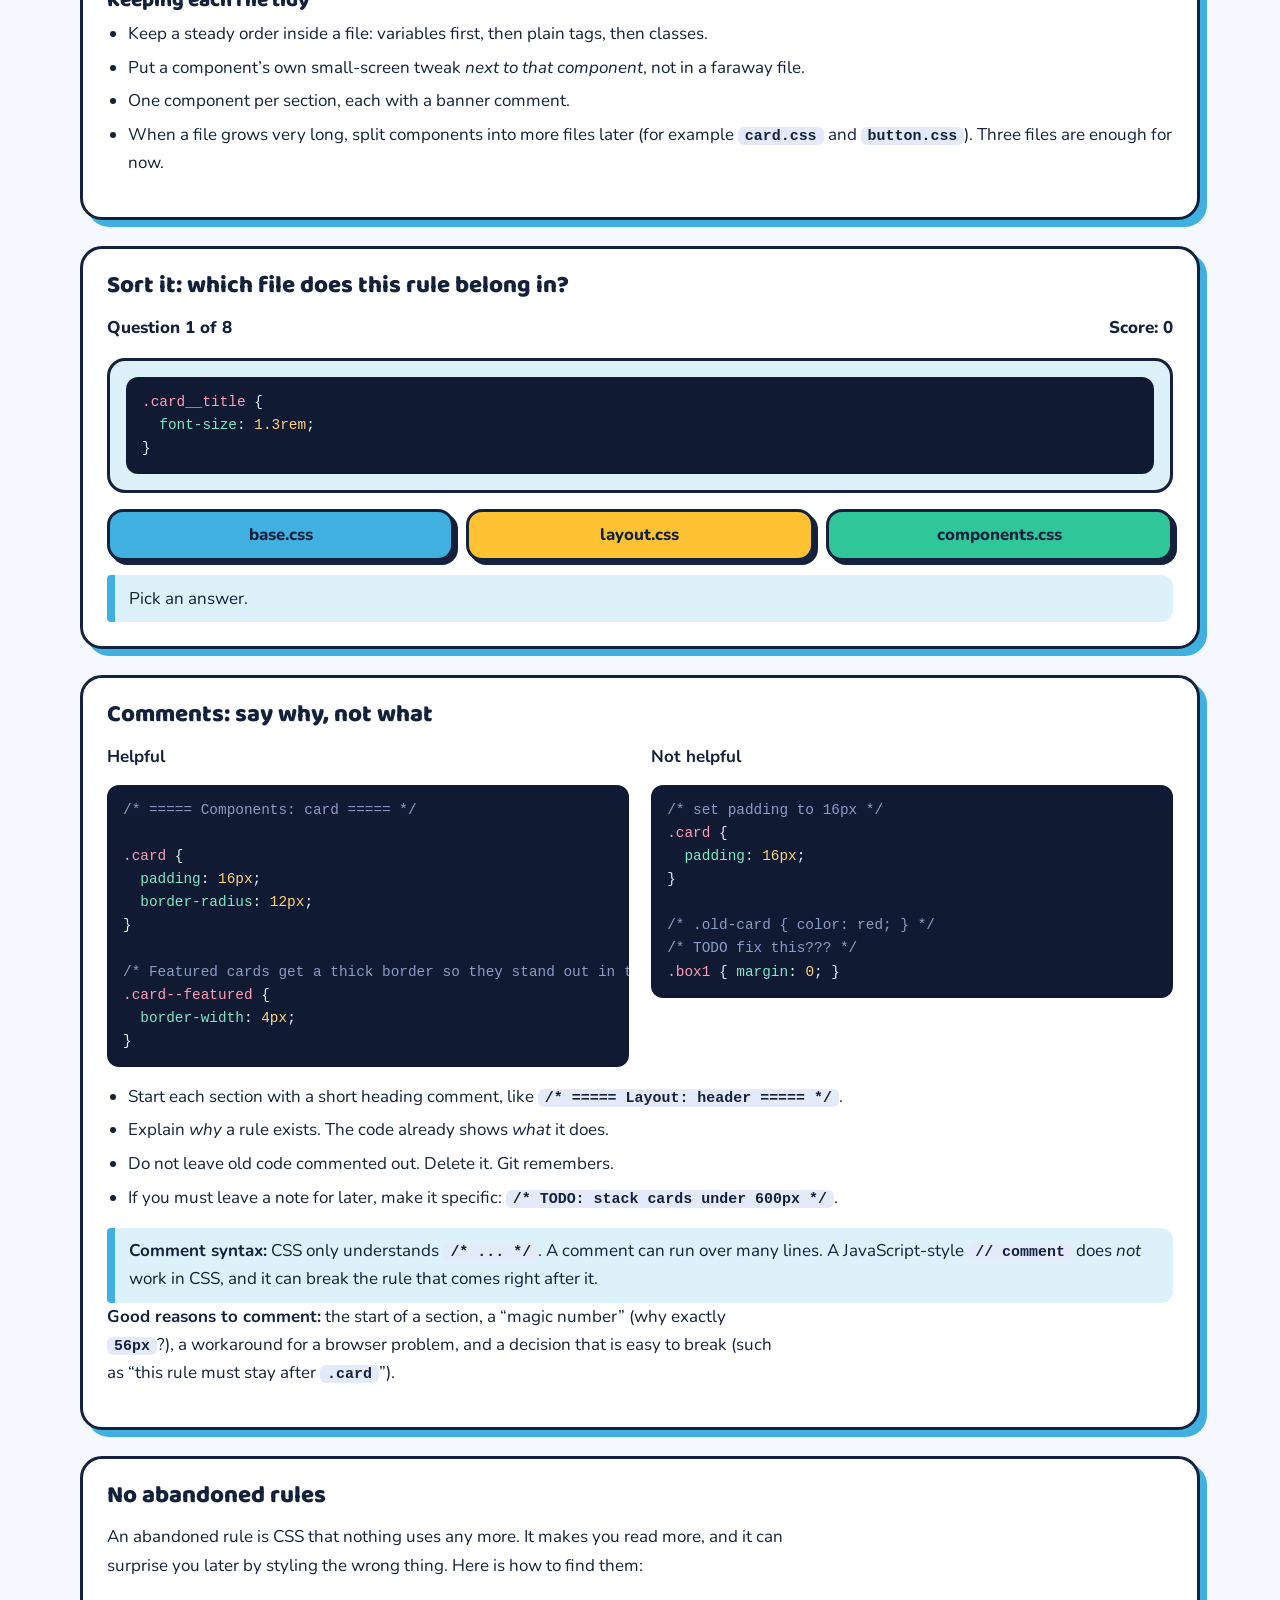
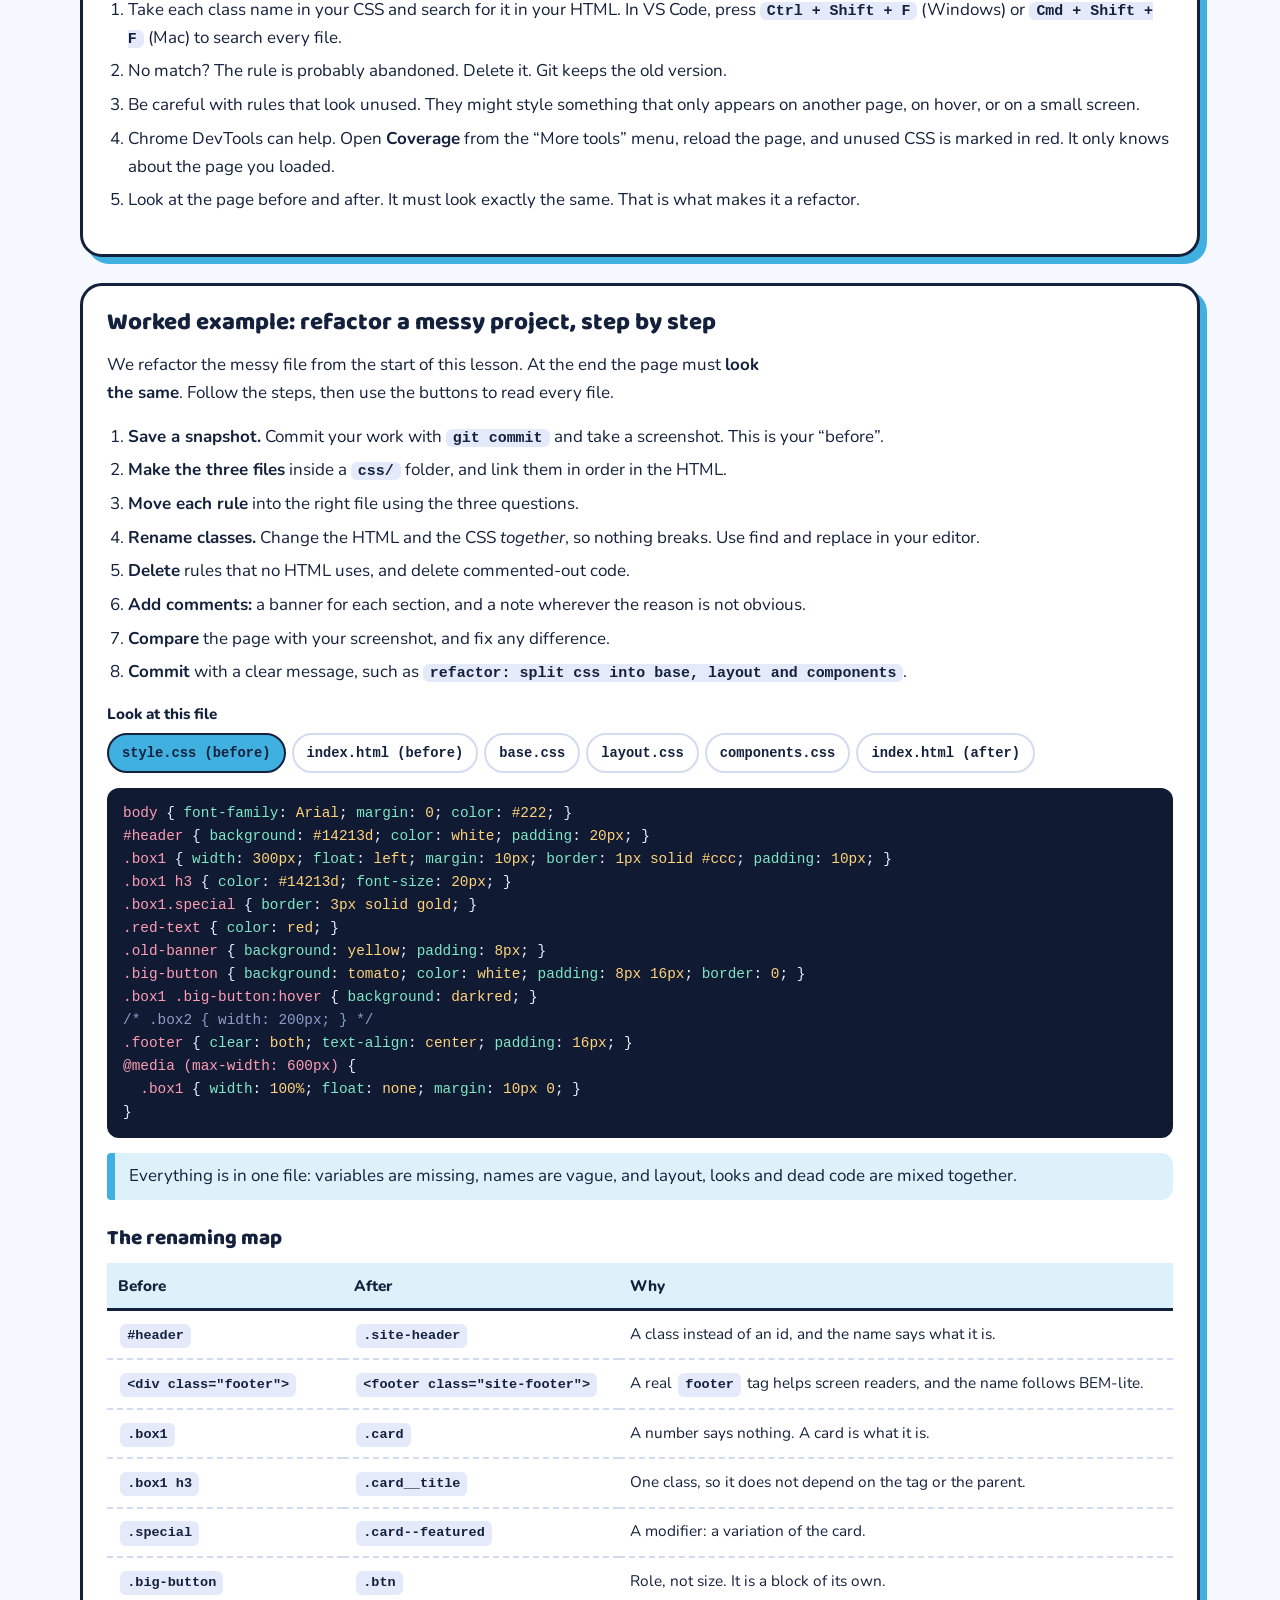
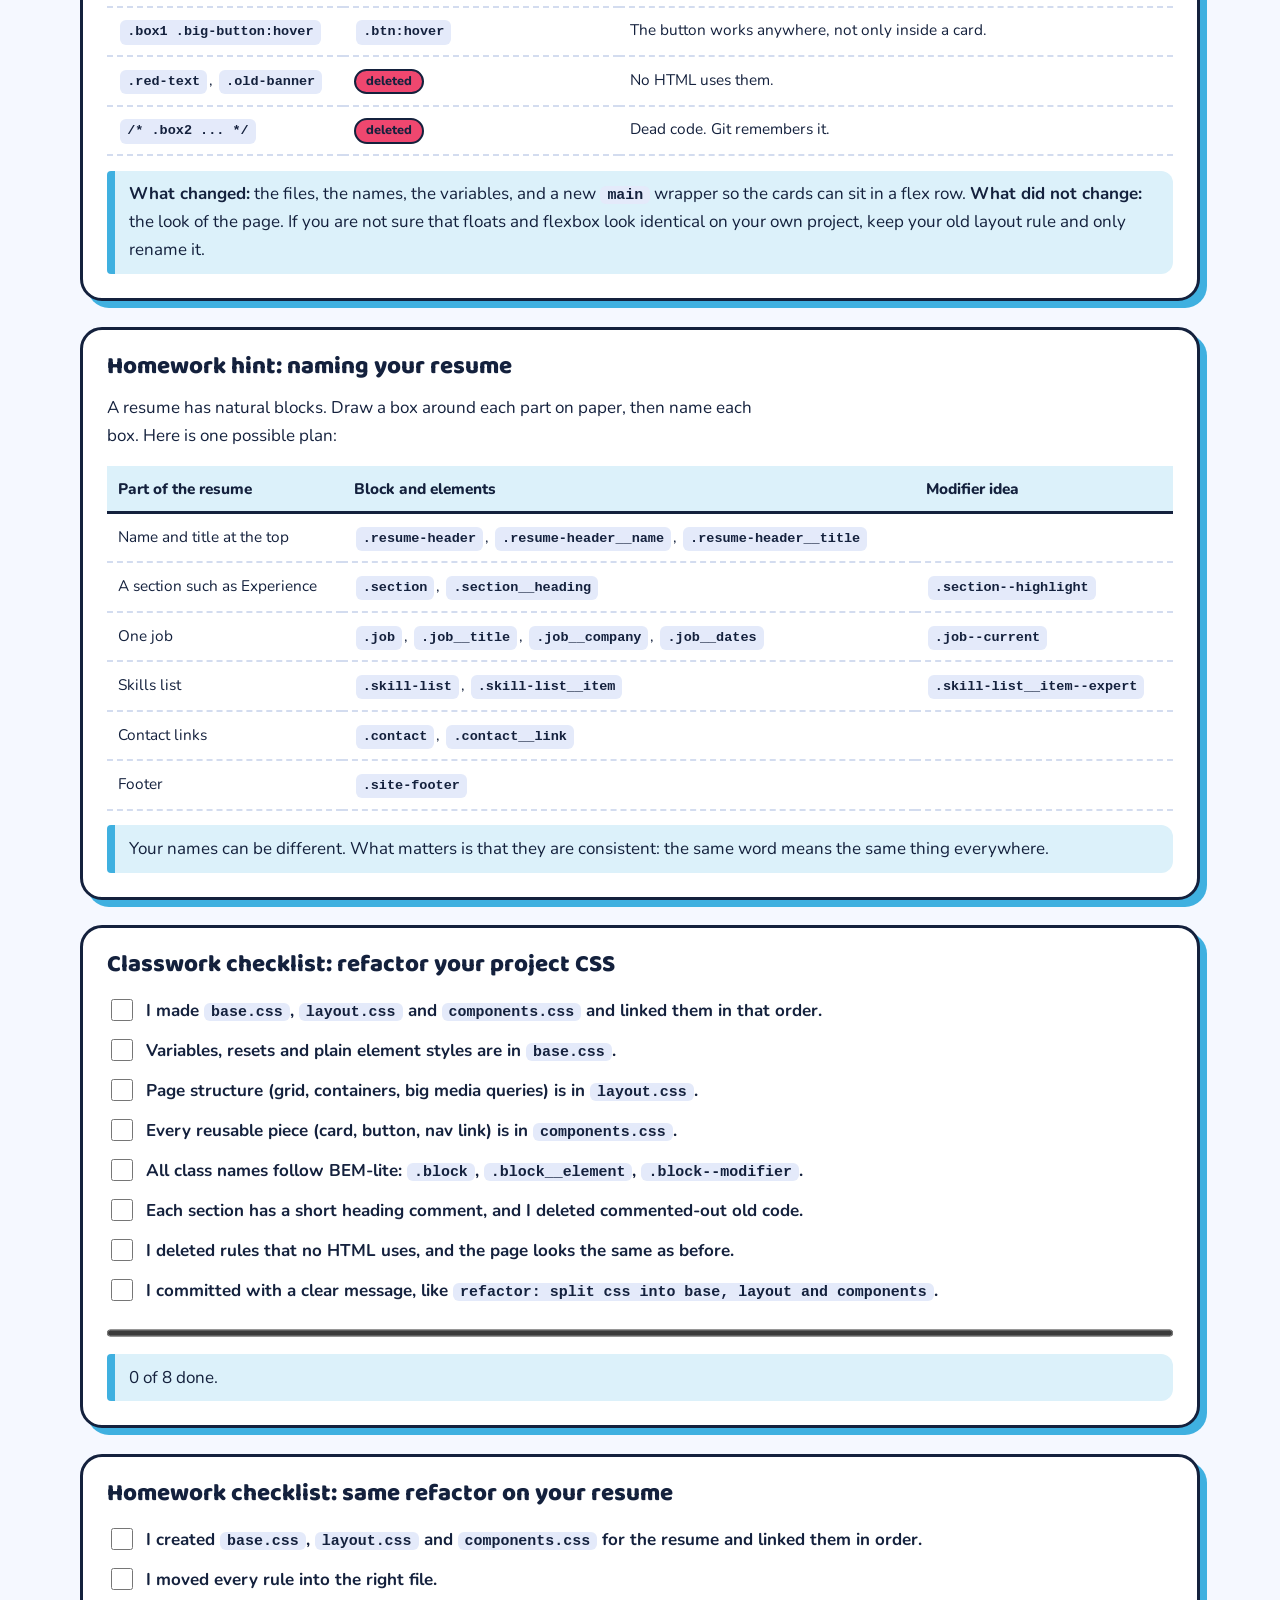
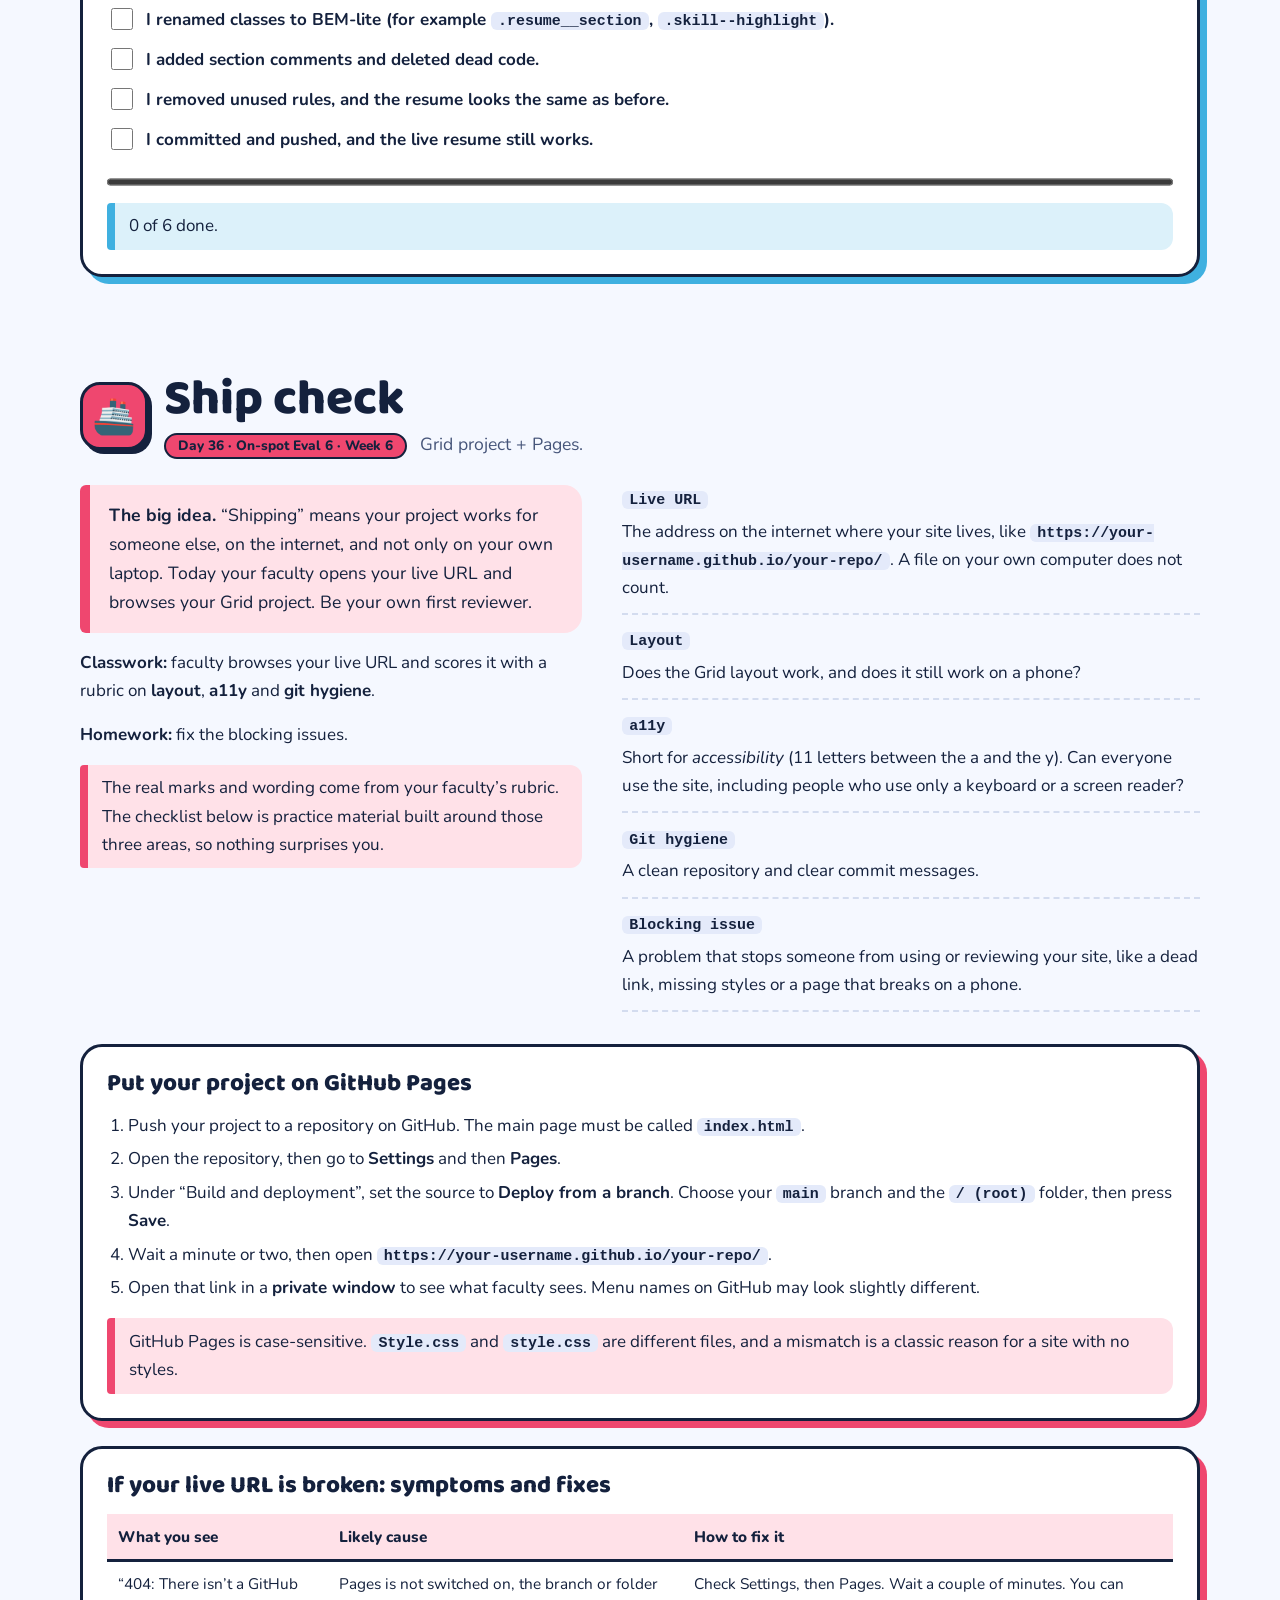
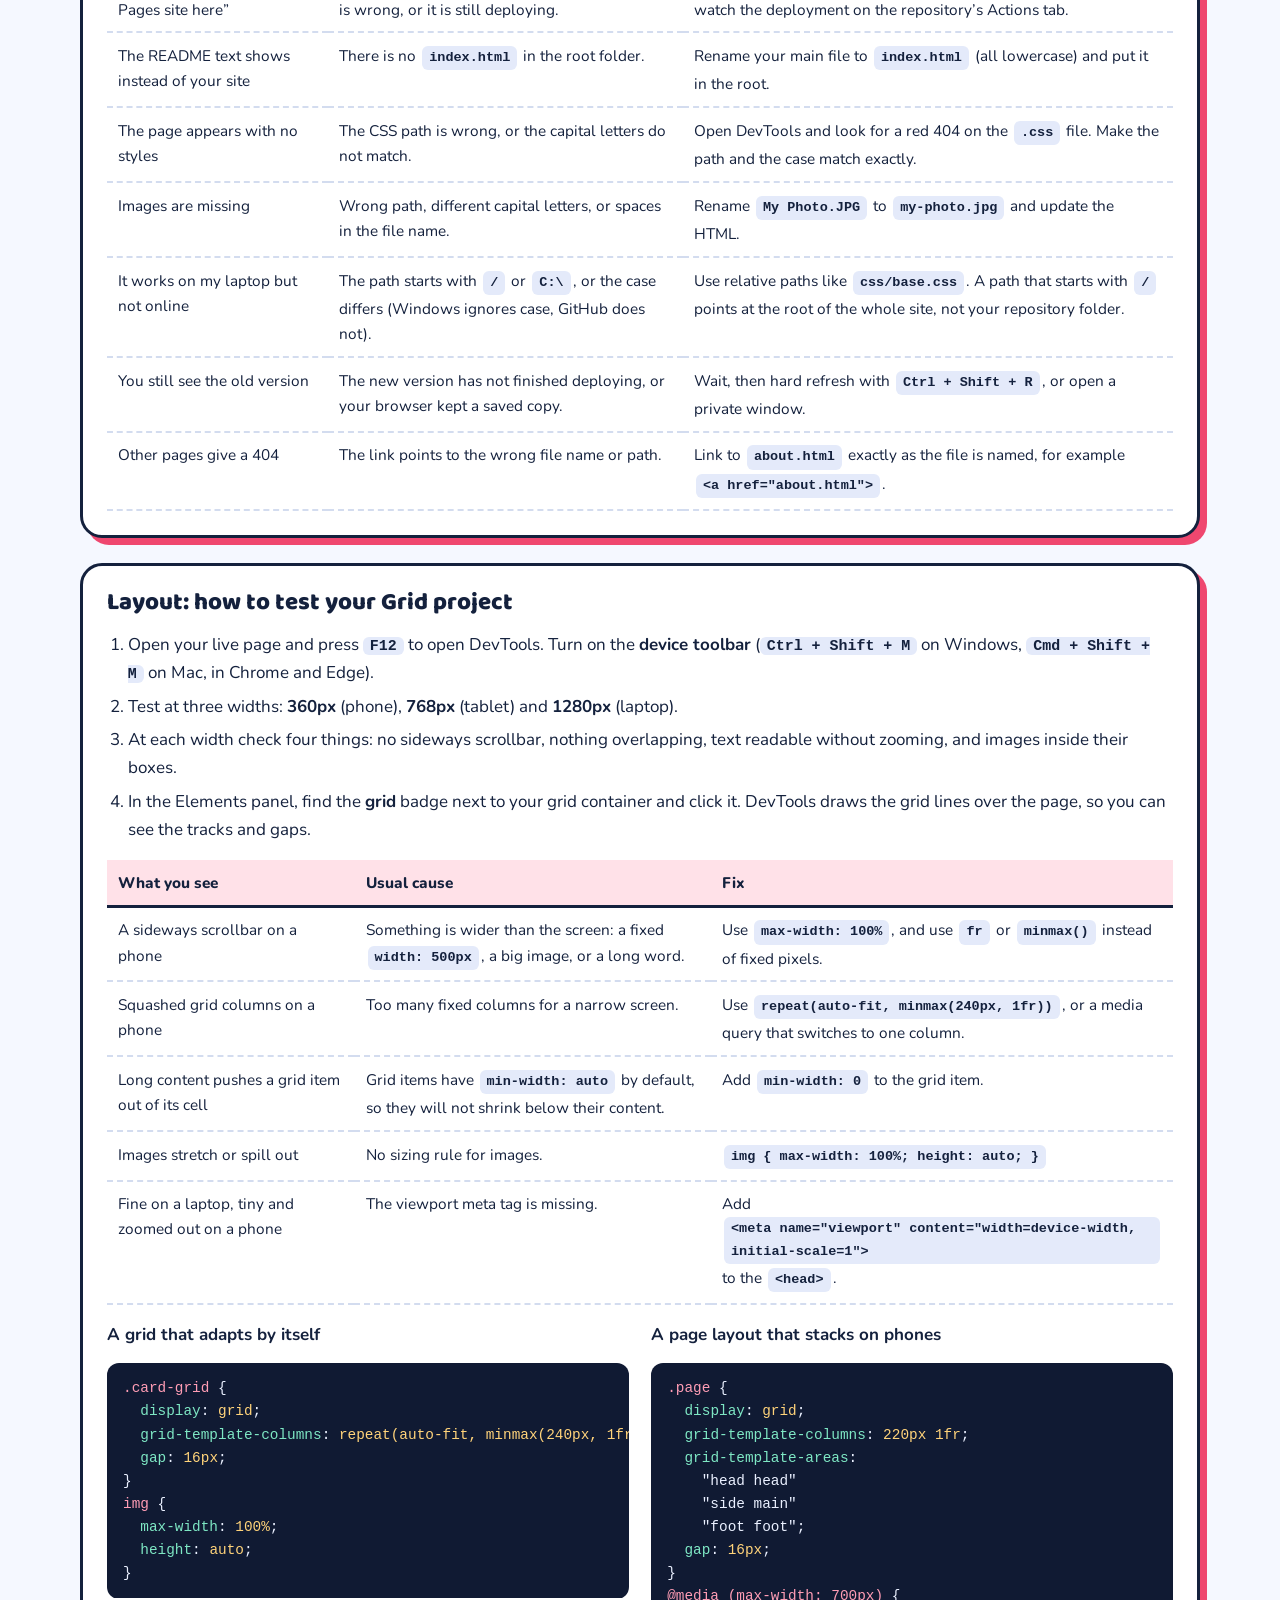
<file: BTech Sem1-2026 Web/Unit 3/CSS_organise_ship.html>
<!DOCTYPE html>
<html lang="en">
<head>
<meta charset="UTF-8">
<meta name="viewport" content="width=device-width, initial-scale=1, viewport-fit=cover">
<meta name="description" content="Student notes for Day 35 (CSS organization, BEM-lite) and Day 36 (ship check: Grid project and GitHub Pages), with interactive practice.">
<title>CSS notes: organize and ship (Day 35 and 36)</title>
<link rel="preconnect" href="https://fonts.googleapis.com">
<link rel="preconnect" href="https://fonts.gstatic.com" crossorigin>
<link rel="stylesheet" href="https://fonts.googleapis.com/css2?family=Baloo+2:wght@600;800&family=Nunito:wght@400;700;800&display=swap">
<style>
/* ===== TOKENS (light first, dark redefined below) ===== */
:root {
    box-sizing: border-box;
    padding-top: env(safe-area-inset-top, 0px);
    padding-bottom: env(safe-area-inset-bottom, 0px);
    color-scheme: light;
    --bg: #f5f8ff;
    --surface: #ffffff;
    --ink: #14213d;
    --muted: #46557a;
    --line: #d3dcef;
    --chip: #e4eafa;
    --code-bg: #101a33;
    --code-ink: #eaf0ff;
    --code-prop: #7ee7c4;
    --code-val: #ffd37a;
    --code-sel: #ff9db5;
    --code-com: #8d9cc6;
    --flex: #ef476f;
    --grid: #3fb0e0;
    --colour: #ffc233;
    --media: #2fc79a;
    --flex-soft: #ffe1e8;
    --grid-soft: #dcf1fa;
    --colour-soft: #fff0c4;
    --media-soft: #d6f5ea;
    --on-accent: #14213d;
    --focus: #14213d;
}
@media (prefers-color-scheme: dark) {
    :root:not([data-theme="light"]) {
        color-scheme: dark;
        --bg: #0d1427;
        --surface: #16203a;
        --ink: #eaf0ff;
        --muted: #a9b6d8;
        --line: #2f3f6c;
        --chip: #26335a;
        --code-bg: #080d1c;
        --flex-soft: #4a1f2e;
        --grid-soft: #123a4a;
        --colour-soft: #4a3a0c;
        --media-soft: #0f3d31;
        --focus: #ffffff;
    }
}
:root[data-theme="dark"] {
    color-scheme: dark;
    --bg: #0d1427;
    --surface: #16203a;
    --ink: #eaf0ff;
    --muted: #a9b6d8;
    --line: #2f3f6c;
    --chip: #26335a;
    --code-bg: #080d1c;
    --flex-soft: #4a1f2e;
    --grid-soft: #123a4a;
    --colour-soft: #4a3a0c;
    --media-soft: #0f3d31;
    --focus: #ffffff;
}

/* ===== BASE ===== */
*, *::before, *::after { box-sizing: inherit; }
[hidden] { display: none !important; }
html { scroll-behavior: smooth; scroll-padding-top: calc(env(safe-area-inset-top, 0px) + 76px); }
body {
    margin: 0;
    background: var(--bg);
    color: var(--ink);
    font: 400 1.0625rem/1.65 "Nunito", system-ui, -apple-system, "Segoe UI", sans-serif;
}
body::before {
    content: "";
    position: fixed;
    inset: 0 0 auto;
    height: env(safe-area-inset-top, 0px);
    background: var(--surface);
    z-index: 10;
}
h1, h2, h3, h4 { font-family: "Baloo 2", "Nunito", system-ui, sans-serif; font-weight: 800; line-height: 1.1; margin: 0; }
p { margin: 0 0 1rem; max-width: 68ch; }
code, pre { font-family: ui-monospace, "SF Mono", Menlo, Consolas, "Liberation Mono", monospace; }
code { background: var(--chip); padding: 1px 7px; border-radius: 6px; font-size: 0.88em; font-weight: 700; }
:focus-visible { outline: 3px solid var(--focus); outline-offset: 3px; }
.wrap { width: min(1120px, 100% - 2.5rem); margin-inline: auto; }
.c-flex { --c: var(--flex); --accent: var(--flex); --soft: var(--flex-soft); }
.c-grid { --c: var(--grid); --accent: var(--grid); --soft: var(--grid-soft); }
.c-colour { --c: var(--colour); --accent: var(--colour); --soft: var(--colour-soft); }
.c-media { --c: var(--media); --accent: var(--media); --soft: var(--media-soft); }

/* ===== TOP BAR ===== */
.bar { position: sticky; top: env(safe-area-inset-top, 0px); z-index: 20; background: var(--surface); border-bottom: 3px solid var(--ink); }
.bar .wrap { display: flex; align-items: center; gap: 14px; padding-block: 8px; }
.brand { font: 800 1.35rem "Baloo 2", sans-serif; white-space: nowrap; }
.bar nav { display: flex; gap: 6px; overflow-x: auto; flex: 1; padding: 2px; }
.bar nav a { flex: none; padding: 4px 14px; border: 2px solid var(--ink); border-radius: 999px; background: var(--c); color: var(--on-accent); font-weight: 800; font-size: 0.92rem; text-decoration: none; }
.bar nav a:hover { text-decoration: underline; }
.theme-btn { flex: none; min-height: 40px; padding: 4px 14px; border: 2px solid var(--ink); border-radius: 999px; background: var(--surface); color: var(--ink); font: 700 0.88rem "Nunito", sans-serif; cursor: pointer; }

/* ===== HERO ===== */
.hero { padding-block: clamp(2.5rem, 7vw, 5rem) 1rem; }
.hero h1 { font-size: clamp(2.8rem, 9vw, 5.6rem); letter-spacing: -0.01em; margin-bottom: 0.8rem; }
.lead { font-size: clamp(1.1rem, 2.4vw, 1.4rem); line-height: 1.5; max-width: 44ch; color: var(--muted); margin-bottom: 2rem; }
.tiles { display: flex; flex-wrap: wrap; gap: 18px; list-style: none; margin: 0; padding: 0; }
.tiles li { flex: 1 1 280px; }
.tile { display: flex; flex-direction: column; gap: 2px; height: 100%; padding: 1.1rem 1.25rem 1.25rem; border: 3px solid var(--ink); border-radius: 22px; background: var(--c); color: var(--on-accent); text-decoration: none; box-shadow: 5px 5px 0 var(--ink); transition: transform 0.15s, box-shadow 0.15s; }
.tile:hover { transform: translate(-2px, -2px); box-shadow: 7px 7px 0 var(--ink); }
.tile:focus-visible { outline-offset: 6px; }
.tile-ico { font-size: 2.1rem; line-height: 1.2; }
.tile strong { font: 800 1.7rem/1.1 "Baloo 2", sans-serif; }
.tile span:last-child { font-weight: 700; line-height: 1.35; }

/* ===== LESSON LAYOUT ===== */
.lesson { margin-block: clamp(3.5rem, 8vw, 6rem); }
.lesson-head { display: flex; align-items: center; gap: 16px; margin-bottom: 1.6rem; }
.badge { flex: none; display: grid; place-items: center; width: 68px; height: 68px; font-size: 2.2rem; border: 3px solid var(--ink); border-radius: 20px; background: var(--accent); box-shadow: 4px 4px 0 var(--ink); }
.lesson h2 { font-size: clamp(2rem, 5vw, 3.1rem); }
.sub { margin: 2px 0 0; color: var(--muted); font-size: 1.1rem; }
.day-tag { display: inline-block; margin-right: 8px; padding: 0 12px; border: 2px solid var(--ink); border-radius: 999px; background: var(--accent); color: var(--on-accent); font-weight: 800; font-size: 0.85rem; }
.notes { display: grid; grid-template-columns: minmax(0, 1fr) minmax(0, 1.15fr); gap: 2rem 2.5rem; margin-bottom: 2rem; }
.notes > * { min-width: 0; }
.idea { padding: 1rem 1.2rem; background: var(--soft); border-left: 10px solid var(--accent); border-radius: 6px 18px 18px 6px; font-size: 1.1rem; }
.steps { padding-left: 1.3rem; margin: 0 0 1rem; }
.steps li { margin-bottom: 0.35rem; }
.props { display: grid; }
.prop { padding: 0.7rem 0; border-bottom: 2px dashed var(--line); }
.prop:first-child { padding-top: 0; }
.prop p { margin: 0.3rem 0 0; }
.mission { margin-top: 1.2rem; padding: 0.7rem 1rem; border: 3px solid var(--ink); border-radius: 14px; background: var(--surface); }
.mission summary { cursor: pointer; font-weight: 800; }
.mission p { margin: 0.6rem 0 0; }

/* ===== LABS ===== */
.lab { margin-bottom: 1.6rem; padding: clamp(1rem, 3vw, 1.5rem); background: var(--surface); border: 3px solid var(--ink); border-radius: 22px; box-shadow: 7px 7px 0 var(--accent); }
.lab h3 { font-size: 1.5rem; margin-bottom: 0.9rem; }
.ref-h { font: 800 1.3rem "Baloo 2", sans-serif; margin: 1.4rem 0 0.2rem; }
.controls { display: grid; grid-template-columns: repeat(auto-fit, minmax(250px, 1fr)); gap: 14px 24px; margin-bottom: 14px; }
.ctl { display: grid; gap: 6px; align-content: start; min-width: 0; }
.lbl { font-weight: 800; font-size: 0.95rem; display: flex; justify-content: space-between; gap: 8px; }
.seg { display: flex; flex-wrap: wrap; gap: 6px; }
.seg button, .btn { min-height: 40px; padding: 4px 13px; border: 2px solid var(--line); border-radius: 999px; background: var(--surface); color: var(--ink); font: 700 0.86rem ui-monospace, "SF Mono", Menlo, Consolas, monospace; cursor: pointer; }
.btn { font-family: "Nunito", sans-serif; font-size: 0.95rem; }
.seg button:hover, .btn:hover { border-color: var(--ink); }
.seg button[aria-pressed="true"] { background: var(--accent); color: var(--on-accent); border-color: var(--ink); }
.check { display: flex; align-items: flex-start; gap: 10px; font-weight: 700; min-height: 40px; padding: 4px 0; }
.check input { flex: none; width: 22px; height: 22px; margin-top: 2px; accent-color: var(--accent); }
.stage { padding: 12px; background: var(--soft); border: 2px dashed var(--ink); border-radius: 14px; }
.say { margin: 0.9rem 0 0; padding: 0.6rem 0.9rem; max-width: none; background: var(--soft); border-left: 8px solid var(--accent); border-radius: 4px 12px 12px 4px; }
pre.code { margin: 0.9rem 0 0; padding: 14px 16px; overflow-x: auto; background: var(--code-bg); color: var(--code-ink); border-radius: 12px; font-size: 0.9rem; line-height: 1.6; tab-size: 2; }
pre.code .p { color: var(--code-prop); }
pre.code .v { color: var(--code-val); }
pre.code .s { color: var(--code-sel); }
pre.code .c { color: var(--code-com); }
.two { display: grid; grid-template-columns: minmax(0, 1fr) minmax(0, 1fr); gap: 1.4rem; align-items: start; }
.two > * { min-width: 0; }
.table-wrap { overflow-x: auto; margin: 0.5rem 0 0; }
table.ref { width: 100%; min-width: 560px; border-collapse: collapse; font-size: 0.96rem; }
.ref th, .ref td { padding: 0.6rem 0.7rem; text-align: left; vertical-align: top; border-bottom: 2px dashed var(--line); }
.ref th { background: var(--soft); border-bottom: 3px solid var(--ink); font-weight: 800; }
.ref td:first-child { min-width: 9rem; }

/* BEM preview card (always light so it reads in dark mode too) */
.dpaper { padding: 16px; border-radius: 10px; background: #ffffff; color: #14213d; }
.dcard { max-width: 340px; padding: 16px; border: 3px solid #14213d; border-radius: 14px; background: #ffffff; color: #14213d; }
.dcard h4 { margin: 0 0 6px; font: 800 1.3rem "Baloo 2", sans-serif; }
.dcard p { margin: 0 0 12px; }
.dcard button { padding: 6px 14px; border: 2px solid #14213d; border-radius: 999px; background: #ffc233; color: #14213d; font: 800 0.95rem "Nunito", sans-serif; cursor: pointer; }
.dcard[data-mod="featured"] { border-color: #e59a00; box-shadow: 6px 6px 0 #14213d; }
.dcard[data-mod="compact"] { padding: 8px; font-size: 0.9rem; }
.dcard[data-mod="dark"] { background: #14213d; color: #ffffff; }
.dcard[data-mod="dark"] button { border-color: #ffffff; }

/* pills */
.pill { display: inline-block; padding: 0 10px; border: 2px solid var(--on-accent); border-radius: 999px; color: var(--on-accent); font-weight: 800; font-size: 0.8rem; white-space: nowrap; }
.pill.ok { background: var(--media); }
.pill.bad { background: var(--flex); }
.pill.mid { background: var(--colour); }
.ref td code { display: inline-block; margin: 1px 2px; }

/* tick lists */
.tick { margin: 0 0 0.8rem; padding: 0; list-style: none; }
progress.prog { display: block; width: 100%; height: 14px; margin-bottom: 4px; accent-color: var(--accent); }

/* quiz */
.q-meta { display: flex; justify-content: space-between; gap: 10px; max-width: none; font-weight: 800; }
.q-card { display: grid; place-items: center; min-height: 110px; margin: 0.4rem 0 1rem; padding: 1rem; overflow-x: auto; border: 3px solid var(--ink); border-radius: 18px; background: var(--soft); }
.q-card code { padding: 4px 16px; border-radius: 12px; font-size: clamp(1.2rem, 4.5vw, 1.9rem); }
.q-card pre.code { width: 100%; margin: 0; }
.q-btns { display: flex; flex-wrap: wrap; gap: 12px; }
.q-btns button { flex: 1 1 150px; min-height: 52px; padding: 8px 16px; border: 3px solid var(--ink); border-radius: 16px; color: var(--on-accent); font: 800 1.05rem "Nunito", sans-serif; cursor: pointer; box-shadow: 4px 4px 0 var(--ink); }
.q-btns button:disabled { cursor: default; opacity: 0.55; box-shadow: none; }
.q-btns button.picked { opacity: 1; outline: 4px solid var(--ink); outline-offset: 3px; }
.ch-ok, .ch-c { background: var(--media); }
.ch-bad { background: var(--flex); }
.ch-a { background: var(--grid); }
.ch-b { background: var(--colour); }

footer { padding-block: 2.5rem 3rem; border-top: 3px solid var(--ink); background: var(--surface); }
footer p { margin: 0 0 0.4rem; }

@media (max-width: 820px) {
    .notes, .two { grid-template-columns: 1fr; }
    .bar .wrap { gap: 8px; }
    .brand { font-size: 1.15rem; }
}
@media (prefers-reduced-motion: reduce) {
    * { transition: none !important; scroll-behavior: auto !important; }
}
</style>
</head>
<body>

<div class="bar">
    <div class="wrap">
        <span class="brand">CSS: organize + ship</span>
        <nav aria-label="Jump to a lesson">
            <a class="c-grid" href="#css-organization">Day 35</a>
            <a class="c-flex" href="#ship-check">Day 36</a>
        </nav>
        <button class="theme-btn" id="theme" type="button">Dark mode</button>
    </div>
</div>

<header class="hero wrap">
    <h1>Tidy it. Ship it.</h1>
    <p class="lead">Week 6 student notes. First organize your CSS so it is easy to read. Then put your Grid project online and get it ready for review.</p>
    <ul class="tiles">
        <li><a class="tile c-grid" href="#css-organization"><span class="tile-ico" aria-hidden="true">🗂️</span><strong>Day 35: CSS organization</strong><span>BEM-lite naming, file split and comments. Refactor your project CSS.</span></a></li>
        <li><a class="tile c-flex" href="#ship-check"><span class="tile-ico" aria-hidden="true">🚢</span><strong>Day 36: Ship check</strong><span>On-spot Eval 6. Grid project and Pages, reviewed on your live URL.</span></a></li>
    </ul>
</header>

<main class="wrap">

<!-- ================= DAY 35: CSS ORGANIZATION ================= -->
<section class="lesson c-grid" id="css-organization" aria-labelledby="h-org">
    <div class="lesson-head">
        <span class="badge" aria-hidden="true">🗂️</span>
        <div><h2 id="h-org">CSS organization: BEM-lite</h2><p class="sub"><span class="day-tag">Day 35 · Week 6</span> Naming, file split and comments.</p></div>
    </div>

    <div class="notes">
        <div>
            <p class="idea"><strong>The big idea.</strong> A messy room works fine until you need to find something. One huge CSS file is the same. <strong>Organizing</strong> your CSS means three habits: clear <em>names</em>, the right <em>files</em>, and helpful <em>comments</em>. Then you, or a teammate, can find any rule in seconds.</p>
            <p><strong>Classwork task:</strong> refactor your project CSS. Split the styles into files, use consistent names, and leave no abandoned rules.</p>
            <p><strong>Homework:</strong> do the same refactor on your resume.</p>
            <details class="mission">
                <summary>Mission: measure the mess first</summary>
                <p>Open your project CSS and count three things: how many class names look different from each other, how many rules no HTML uses, and how many comments explain <em>why</em>. Write the numbers down, then count again after your refactor.</p>
            </details>
        </div>
        <div class="props">
            <div class="prop"><code>refactor</code><p>Make the code tidier <strong>without changing how the page looks</strong>. Same page, better code.</p></div>
            <div class="prop"><code>Naming</code><p>BEM-lite: <code>.block</code>, <code>.block__element</code>, <code>.block--modifier</code>. Name things by what they <em>are</em>.</p></div>
            <div class="prop"><code>File split</code><p><code>base.css</code> for the basics, <code>layout.css</code> for page structure, <code>components.css</code> for reusable pieces.</p></div>
            <div class="prop"><code>Comments</code><p>Short section headings, and notes that say <em>why</em>, not <em>what</em>.</p></div>
            <div class="prop"><code>Abandoned rule</code><p>CSS that nothing uses any more. Delete it. Git remembers it if you ever need it back.</p></div>
        </div>
    </div>

    <div class="lab">
        <h3>Why organize? Look at a messy file</h3>
        <p>Here is a realistic student file. It works, but it is hard to read, hard to change and full of traps. Read it first, then check the list of problems underneath. At the end of this lesson you will turn it into three tidy files (the <a href="#refactor-demo">worked example</a>).</p>
<pre class="code" data-css>body { font-family: Arial; margin: 0; color: #222; }
#header { background: #14213d; color: white; padding: 20px; }
.box1 { width: 300px; float: left; margin: 10px; border: 1px solid #ccc; padding: 10px; }
.box1 h3 { color: #14213d; font-size: 20px; }
.box1.special { border: 3px solid gold; }
.red-text { color: red; }
.old-banner { background: yellow; padding: 8px; }
.big-button { background: tomato; color: white; padding: 8px 16px; border: 0; }
.box1 .big-button:hover { background: darkred; }
/* .box2 { width: 200px; } */
.footer { clear: both; text-align: center; padding: 16px; }
@media (max-width: 600px) {
  .box1 { width: 100%; float: none; margin: 10px 0; }
}</pre>
        <div class="table-wrap">
            <table class="ref">
                <thead><tr><th scope="col">Problem</th><th scope="col">Where</th><th scope="col">Why it hurts</th></tr></thead>
                <tbody>
                    <tr><td>Vague names</td><td><code>.box1</code>, <code>.big-button</code></td><td>A number or a size does not say what the thing is. In a month you will not remember what <code>.box1</code> was for.</td></tr>
                    <tr><td>Name describes the look</td><td><code>.red-text</code></td><td>If you change red to orange, the name now lies.</td></tr>
                    <tr><td>An id used for styling</td><td><code>#header</code></td><td>An id is very strong, so it is hard to override later, and it can be used only once per page.</td></tr>
                    <tr><td>Long selectors</td><td><code>.box1 .big-button:hover</code></td><td>The button only works inside <code>.box1</code>, and the selector is stronger than it needs to be.</td></tr>
                    <tr><td>Abandoned rules</td><td><code>.red-text</code>, <code>.old-banner</code></td><td>No HTML uses them. They waste your reading time and may style the wrong thing later.</td></tr>
                    <tr><td>Commented-out code</td><td><code>/* .box2 ... */</code></td><td>Clutter. Git already remembers old code.</td></tr>
                    <tr><td>Layout mixed with looks</td><td><code>.box1</code> (width, float, margin, border)</td><td>Size and position are tangled with colours and borders, so you cannot reuse the card somewhere else.</td></tr>
                    <tr><td>Repeated values</td><td><code>#14213d</code> twice</td><td>Change one and forget the other, and your colours no longer match. A variable fixes this.</td></tr>
                </tbody>
            </table>
        </div>
    </div>

    <div class="lab">
        <h3>Naming: BEM-lite</h3>
        <p>BEM stands for <strong>Block, Element, Modifier</strong>. “Lite” means we keep only the easy parts. Pick a block name and a modifier and watch the class names and the code change.</p>
        <div class="props" style="margin-bottom:1rem">
            <div class="prop"><code>.card</code><p><strong>Block.</strong> A part that can stand on its own.</p></div>
            <div class="prop"><code>.card__title</code><p><strong>Element.</strong> A part that lives inside a block. Join it with <strong>two underscores</strong>.</p></div>
            <div class="prop"><code>.card--featured</code><p><strong>Modifier.</strong> A variation of the block. Join it with <strong>two hyphens</strong>, and always use it together with the block class.</p></div>
        </div>
        <div class="controls">
            <div class="ctl"><span class="lbl">Block name</span><div class="seg" id="bem-block" role="group" aria-label="Block name" data-opts="card|profile|panel"></div></div>
            <div class="ctl"><span class="lbl">Modifier</span><div class="seg" id="bem-mod" role="group" aria-label="Modifier" data-opts="none|featured|compact|dark"></div></div>
        </div>
        <div class="stage">
            <div class="dpaper"><article class="dcard" id="bem-card" data-mod="none"><h4>Ada Lovelace</h4><p>Wrote the first program.</p><button type="button">Read more</button></article></div>
        </div>
        <p style="margin:1rem 0 0.2rem"><strong>HTML</strong></p>
        <pre class="code" id="bem-html"></pre>
        <p style="margin:1rem 0 0.2rem"><strong>CSS</strong></p>
        <pre class="code" id="bem-css"></pre>
        <p class="say"><strong>BEM-lite rules:</strong> lowercase letters, hyphens inside words (<code>.site-header</code>), name by purpose and not by looks, only one level of element, style with classes (not ids), and a modifier never stands alone.</p>
    </div>

    <div class="lab">
        <h3>How to choose names: block, element or modifier?</h3>
        <p>Look at one piece of your page and ask three questions:</p>
        <ol class="steps">
            <li><strong>Could this piece live somewhere else on the page, or on another page, and still make sense?</strong> If yes, it is a <strong>block</strong>. Examples: <code>.card</code>, <code>.btn</code>, <code>.site-header</code>, <code>.nav</code>.</li>
            <li><strong>Does it only make sense inside one block?</strong> If yes, it is an <strong>element</strong> of that block: <code>.card__title</code>, <code>.nav__link</code>. A card title with no card is just a heading.</li>
            <li><strong>Does the block come in a different version?</strong> A bigger one, a highlighted one, a dark one? Each version is a <strong>modifier</strong>: <code>.card--featured</code>, <code>.btn--large</code>.</li>
        </ol>
        <p>Block names are <em>nouns</em> (what it is). Modifier names are <em>adjectives</em> (how this version is different). Use the same words everywhere, so a teammate can guess a class name before reading the CSS.</p>
        <div class="two">
            <div><p style="margin:0"><strong>Example: a navigation bar</strong></p>
<pre class="code">.nav                 block
.nav__list           element
.nav__item           element
.nav__link           element
.nav__link--active   modifier of the link</pre></div>
            <div><p style="margin:0"><strong>The same names in HTML</strong></p>
<pre class="code">&lt;nav class=&quot;nav&quot;&gt;
  &lt;ul class=&quot;nav__list&quot;&gt;
    &lt;li class=&quot;nav__item&quot;&gt;
      &lt;a class=&quot;nav__link nav__link--active&quot;
         href=&quot;index.html&quot;&gt;Home&lt;/a&gt;
    &lt;/li&gt;
  &lt;/ul&gt;
&lt;/nav&gt;</pre></div>
        </div>
        <p class="say"><strong>Why “lite”?</strong> Full BEM has extra rules: deeper nesting, prefixes like <code>c-</code> and <code>l-</code>, and “mixes”. BEM-lite drops all of that. You keep <em>block</em>, <em>element</em> and <em>modifier</em>, with only one level of element. That is enough for a school project.</p>
    </div>

    <div class="lab">
        <h3>Why flat class names win: a little about specificity</h3>
        <p>When two rules try to style the same element, the browser must pick one. It uses <strong>specificity</strong>, which is a score for how strong a selector is. It counts three things, strongest first:</p>
        <div class="table-wrap">
            <table class="ref">
                <thead><tr><th scope="col">Strength</th><th scope="col">What counts</th><th scope="col">Examples</th><th scope="col">Score (ids, classes, tags)</th></tr></thead>
                <tbody>
                    <tr><td>Strongest</td><td>ids</td><td><code>#header</code></td><td><code>1,0,0</code></td></tr>
                    <tr><td>Middle</td><td>classes, attributes, pseudo-classes</td><td><code>.card</code>, <code>[type=text]</code>, <code>:hover</code></td><td><code>0,1,0</code></td></tr>
                    <tr><td>Weakest</td><td>tag names</td><td><code>h3</code>, <code>p</code>, <code>a</code></td><td><code>0,0,1</code></td></tr>
                </tbody>
            </table>
        </div>
        <p style="margin-top:1rem">The browser compares scores from left to right. An id beats any number of classes, and a class beats any number of tags. If two scores are <strong>equal</strong>, the rule written <strong>later</strong> wins.</p>
        <div class="table-wrap">
            <table class="ref">
                <thead><tr><th scope="col">Selector</th><th scope="col">Score</th><th scope="col">Comment</th></tr></thead>
                <tbody>
                    <tr><td><code>.card__title</code></td><td><code>0,1,0</code></td><td>One class. Easy to override when you need to.</td></tr>
                    <tr><td><code>.card h3</code></td><td><code>0,1,1</code></td><td>Looks small but is stronger than a single class.</td></tr>
                    <tr><td><code>.box1 .big-button:hover</code></td><td><code>0,3,0</code></td><td>Two classes plus <code>:hover</code>. Hard to beat later.</td></tr>
                    <tr><td><code>#header</code></td><td><code>1,0,0</code></td><td>Beats any number of classes.</td></tr>
                </tbody>
            </table>
        </div>
        <p class="say"><strong>The BEM-lite trick:</strong> every selector is <em>one class</em>, so every rule scores <code>0,1,0</code>. Then only the order of your rules decides, and you control the order. No surprises, and no need for <code>!important</code>.</p>
        <h4 class="ref-h">Predict the winner</h4>
        <p>Each question shows two rules that style the same element. Which one wins?</p>
        <div id="sq"></div>
    </div>

    <div class="lab">
        <h3>Common naming mistakes and how to fix them</h3>
        <div class="table-wrap">
            <table class="ref">
                <thead><tr><th scope="col">Mistake</th><th scope="col">Why it hurts</th><th scope="col">Fix</th></tr></thead>
                <tbody>
                    <tr><td><code>.card__body__title</code></td><td>Too deep. If you move the body, the name breaks.</td><td><code>.card__title</code></td></tr>
                    <tr><td><code>&lt;div class=&quot;card--featured&quot;&gt;</code></td><td>A modifier alone only adds a tweak. The base card styles are missing.</td><td><code>class=&quot;card card--featured&quot;</code></td></tr>
                    <tr><td><code>.red-text</code></td><td>Describes the look, so the name lies when the colour changes.</td><td><code>.text--warning</code> or <code>.alert</code></td></tr>
                    <tr><td><code>.card .title</code></td><td>Only works inside a card, and is stronger than needed.</td><td><code>.card__title</code></td></tr>
                    <tr><td><code>#header { ... }</code></td><td>Ids are too strong and can be used only once.</td><td><code>.site-header</code></td></tr>
                    <tr><td><code>div &gt; div:nth-child(3)</code></td><td>Breaks as soon as the HTML order changes.</td><td>Give the element a class.</td></tr>
                    <tr><td><code>.box2</code>, <code>.btn-1</code></td><td>A number says nothing about purpose.</td><td>Name what it is for.</td></tr>
                    <tr><td><code>!important</code> everywhere</td><td>Hides the real problem. Soon you need another <code>!important</code> to beat it.</td><td>Fix the selector or the order of your rules.</td></tr>
                </tbody>
            </table>
        </div>
    </div>

    <div class="lab">
        <h3>Naming check: good name or needs fixing?</h3>
        <div id="nq"></div>
    </div>

    <div class="lab">
        <h3>File split: three files, three jobs</h3>
        <div class="table-wrap">
            <table class="ref">
                <thead><tr><th scope="col">File</th><th scope="col">Its job</th><th scope="col">What goes inside</th></tr></thead>
                <tbody>
                    <tr><td><code>base.css</code></td><td>The foundations. Applies to the whole site.</td><td>Variables in <code>:root</code>, the <code>box-sizing</code> reset, body font and colours, headings, links and images (plain tags).</td></tr>
                    <tr><td><code>layout.css</code></td><td>The skeleton. Where the big parts sit.</td><td>The page grid, containers, header, main and footer placement, spacing between sections, and media queries that move or stack big parts.</td></tr>
                    <tr><td><code>components.css</code></td><td>Reusable pieces.</td><td>Cards, buttons, nav links, badges, forms: anything with a BEM-lite block name.</td></tr>
                </tbody>
            </table>
        </div>
        <div class="two" style="margin-top:1rem">
            <div><p style="margin:0"><strong>Folder layout</strong></p>
<pre class="code">project/
├── index.html
└── css/
    ├── base.css
    ├── layout.css
    └── components.css</pre></div>
            <div><p style="margin:0"><strong>Link them in this order</strong></p>
<pre class="code">&lt;link rel=&quot;stylesheet&quot; href=&quot;css/base.css&quot;&gt;
&lt;link rel=&quot;stylesheet&quot; href=&quot;css/layout.css&quot;&gt;
&lt;link rel=&quot;stylesheet&quot; href=&quot;css/components.css&quot;&gt;</pre></div>
        </div>
        <p class="say">Order matters. A later file can override an earlier one, so put foundations first, then layout, then components.</p>
    </div>

    <div class="lab">
        <h3>Which file? Ask three questions</h3>
        <ol class="steps">
            <li><strong>Is it a variable, a reset, or a style for a plain tag that applies to the whole site?</strong> Put it in <code>base.css</code>.</li>
            <li><strong>Does it decide where the big parts of the page sit, how wide they are, or how they stack on small screens?</strong> Put it in <code>layout.css</code>.</li>
            <li><strong>Is it a named, reusable piece with its own look</strong> (card, button, nav, form)? Put it in <code>components.css</code>, together with its elements, its modifiers and its own small-screen tweaks.</li>
        </ol>
        <p>Not sure? Ask: “If I copy this piece to another page, which rules must come with it?” Those rules belong in <code>components.css</code>.</p>
        <h4 class="ref-h">Link or @import?</h4>
        <p>Use one <code>&lt;link&gt;</code> tag per file in the <code>&lt;head&gt;</code>, in the order base, layout, components. You can also write <code>@import</code> inside CSS, but then the browser must download the first file before it even finds the next one, which is slower. Stick with <code>&lt;link&gt;</code>.</p>
        <h4 class="ref-h">Keeping each file tidy</h4>
        <ul class="steps">
            <li>Keep a steady order inside a file: variables first, then plain tags, then classes.</li>
            <li>Put a component’s own small-screen tweak <em>next to that component</em>, not in a faraway file.</li>
            <li>One component per section, each with a banner comment.</li>
            <li>When a file grows very long, split components into more files later (for example <code>card.css</code> and <code>button.css</code>). Three files are enough for now.</li>
        </ul>
    </div>

    <div class="lab">
        <h3>Sort it: which file does this rule belong in?</h3>
        <div id="fq"></div>
    </div>

    <div class="lab">
        <h3>Comments: say why, not what</h3>
        <div class="two">
            <div><p style="margin:0"><strong>Helpful</strong></p>
<pre class="code" data-css>/* ===== Components: card ===== */

.card {
  padding: 16px;
  border-radius: 12px;
}

/* Featured cards get a thick border so they stand out in the grid. */
.card--featured {
  border-width: 4px;
}</pre></div>
            <div><p style="margin:0"><strong>Not helpful</strong></p>
<pre class="code" data-css>/* set padding to 16px */
.card {
  padding: 16px;
}

/* .old-card { color: red; } */
/* TODO fix this??? */
.box1 { margin: 0; }</pre></div>
        </div>
        <ul class="steps" style="margin-top:1rem">
            <li>Start each section with a short heading comment, like <code>/* ===== Layout: header ===== */</code>.</li>
            <li>Explain <em>why</em> a rule exists. The code already shows <em>what</em> it does.</li>
            <li>Do not leave old code commented out. Delete it. Git remembers.</li>
            <li>If you must leave a note for later, make it specific: <code>/* TODO: stack cards under 600px */</code>.</li>
        </ul>
        <p class="say"><strong>Comment syntax:</strong> CSS only understands <code>/* ... */</code>. A comment can run over many lines. A JavaScript-style <code>// comment</code> does <em>not</em> work in CSS, and it can break the rule that comes right after it.</p>
        <p><strong>Good reasons to comment:</strong> the start of a section, a “magic number” (why exactly <code>56px</code>?), a workaround for a browser problem, and a decision that is easy to break (such as “this rule must stay after <code>.card</code>”).</p>
    </div>

    <div class="lab">
        <h3>No abandoned rules</h3>
        <p>An abandoned rule is CSS that nothing uses any more. It makes you read more, and it can surprise you later by styling the wrong thing. Here is how to find them:</p>
        <ol class="steps">
            <li>Take each class name in your CSS and search for it in your HTML. In VS Code, press <code>Ctrl + Shift + F</code> (Windows) or <code>Cmd + Shift + F</code> (Mac) to search every file.</li>
            <li>No match? The rule is probably abandoned. Delete it. Git keeps the old version.</li>
            <li>Be careful with rules that look unused. They might style something that only appears on another page, on hover, or on a small screen.</li>
            <li>Chrome DevTools can help. Open <strong>Coverage</strong> from the “More tools” menu, reload the page, and unused CSS is marked in red. It only knows about the page you loaded.</li>
            <li>Look at the page before and after. It must look exactly the same. That is what makes it a refactor.</li>
        </ol>
    </div>

    <div class="lab" id="refactor-demo">
        <h3>Worked example: refactor a messy project, step by step</h3>
        <p>We refactor the messy file from the start of this lesson. At the end the page must <strong>look the same</strong>. Follow the steps, then use the buttons to read every file.</p>
        <ol class="steps">
            <li><strong>Save a snapshot.</strong> Commit your work with <code>git commit</code> and take a screenshot. This is your “before”.</li>
            <li><strong>Make the three files</strong> inside a <code>css/</code> folder, and link them in order in the HTML.</li>
            <li><strong>Move each rule</strong> into the right file using the three questions.</li>
            <li><strong>Rename classes.</strong> Change the HTML and the CSS <em>together</em>, so nothing breaks. Use find and replace in your editor.</li>
            <li><strong>Delete</strong> rules that no HTML uses, and delete commented-out code.</li>
            <li><strong>Add comments:</strong> a banner for each section, and a note wherever the reason is not obvious.</li>
            <li><strong>Compare</strong> the page with your screenshot, and fix any difference.</li>
            <li><strong>Commit</strong> with a clear message, such as <code>refactor: split css into base, layout and components</code>.</li>
        </ol>
        <div class="controls"><div class="ctl"><span class="lbl">Look at this file</span><div class="seg" id="rf-tabs" role="group" aria-label="Choose a file"></div></div></div>
        <pre class="code" id="rf-code"></pre>
        <p class="say" id="rf-note" aria-live="polite"></p>

        <h4 class="ref-h">The renaming map</h4>
        <div class="table-wrap">
            <table class="ref">
                <thead><tr><th scope="col">Before</th><th scope="col">After</th><th scope="col">Why</th></tr></thead>
                <tbody>
                    <tr><td><code>#header</code></td><td><code>.site-header</code></td><td>A class instead of an id, and the name says what it is.</td></tr>
                    <tr><td><code>&lt;div class=&quot;footer&quot;&gt;</code></td><td><code>&lt;footer class=&quot;site-footer&quot;&gt;</code></td><td>A real <code>footer</code> tag helps screen readers, and the name follows BEM-lite.</td></tr>
                    <tr><td><code>.box1</code></td><td><code>.card</code></td><td>A number says nothing. A card is what it is.</td></tr>
                    <tr><td><code>.box1 h3</code></td><td><code>.card__title</code></td><td>One class, so it does not depend on the tag or the parent.</td></tr>
                    <tr><td><code>.special</code></td><td><code>.card--featured</code></td><td>A modifier: a variation of the card.</td></tr>
                    <tr><td><code>.big-button</code></td><td><code>.btn</code></td><td>Role, not size. It is a block of its own.</td></tr>
                    <tr><td><code>.box1 .big-button:hover</code></td><td><code>.btn:hover</code></td><td>The button works anywhere, not only inside a card.</td></tr>
                    <tr><td><code>.red-text</code>, <code>.old-banner</code></td><td><span class="pill bad">deleted</span></td><td>No HTML uses them.</td></tr>
                    <tr><td><code>/* .box2 ... */</code></td><td><span class="pill bad">deleted</span></td><td>Dead code. Git remembers it.</td></tr>
                </tbody>
            </table>
        </div>
        <p class="say"><strong>What changed:</strong> the files, the names, the variables, and a new <code>main</code> wrapper so the cards can sit in a flex row. <strong>What did not change:</strong> the look of the page. If you are not sure that floats and flexbox look identical on your own project, keep your old layout rule and only rename it.</p>
    </div>

    <div class="lab">
        <h3>Homework hint: naming your resume</h3>
        <p>A resume has natural blocks. Draw a box around each part on paper, then name each box. Here is one possible plan:</p>
        <div class="table-wrap">
            <table class="ref">
                <thead><tr><th scope="col">Part of the resume</th><th scope="col">Block and elements</th><th scope="col">Modifier idea</th></tr></thead>
                <tbody>
                    <tr><td>Name and title at the top</td><td><code>.resume-header</code>, <code>.resume-header__name</code>, <code>.resume-header__title</code></td><td></td></tr>
                    <tr><td>A section such as Experience</td><td><code>.section</code>, <code>.section__heading</code></td><td><code>.section--highlight</code></td></tr>
                    <tr><td>One job</td><td><code>.job</code>, <code>.job__title</code>, <code>.job__company</code>, <code>.job__dates</code></td><td><code>.job--current</code></td></tr>
                    <tr><td>Skills list</td><td><code>.skill-list</code>, <code>.skill-list__item</code></td><td><code>.skill-list__item--expert</code></td></tr>
                    <tr><td>Contact links</td><td><code>.contact</code>, <code>.contact__link</code></td><td></td></tr>
                    <tr><td>Footer</td><td><code>.site-footer</code></td><td></td></tr>
                </tbody>
            </table>
        </div>
        <p class="say">Your names can be different. What matters is that they are consistent: the same word means the same thing everywhere.</p>
    </div>

    <div class="lab">
        <h3>Classwork checklist: refactor your project CSS</h3>
        <ul class="tick" data-tick="cw" data-done="All done. Compare before and after, then commit.">
            <li><label class="check"><input type="checkbox"><span>I made <code>base.css</code>, <code>layout.css</code> and <code>components.css</code> and linked them in that order.</span></label></li>
            <li><label class="check"><input type="checkbox"><span>Variables, resets and plain element styles are in <code>base.css</code>.</span></label></li>
            <li><label class="check"><input type="checkbox"><span>Page structure (grid, containers, big media queries) is in <code>layout.css</code>.</span></label></li>
            <li><label class="check"><input type="checkbox"><span>Every reusable piece (card, button, nav link) is in <code>components.css</code>.</span></label></li>
            <li><label class="check"><input type="checkbox"><span>All class names follow BEM-lite: <code>.block</code>, <code>.block__element</code>, <code>.block--modifier</code>.</span></label></li>
            <li><label class="check"><input type="checkbox"><span>Each section has a short heading comment, and I deleted commented-out old code.</span></label></li>
            <li><label class="check"><input type="checkbox"><span>I deleted rules that no HTML uses, and the page looks the same as before.</span></label></li>
            <li><label class="check"><input type="checkbox"><span>I committed with a clear message, like <code>refactor: split css into base, layout and components</code>.</span></label></li>
        </ul>
        <progress class="prog" data-prog="cw" max="8" value="0" aria-label="Classwork progress"></progress>
        <p class="say" data-out="cw" aria-live="polite"></p>
    </div>

    <div class="lab">
        <h3>Homework checklist: same refactor on your resume</h3>
        <ul class="tick" data-tick="hw" data-done="Resume refactor complete. Push it and check that the live page still works.">
            <li><label class="check"><input type="checkbox"><span>I created <code>base.css</code>, <code>layout.css</code> and <code>components.css</code> for the resume and linked them in order.</span></label></li>
            <li><label class="check"><input type="checkbox"><span>I moved every rule into the right file.</span></label></li>
            <li><label class="check"><input type="checkbox"><span>I renamed classes to BEM-lite (for example <code>.resume__section</code>, <code>.skill--highlight</code>).</span></label></li>
            <li><label class="check"><input type="checkbox"><span>I added section comments and deleted dead code.</span></label></li>
            <li><label class="check"><input type="checkbox"><span>I removed unused rules, and the resume looks the same as before.</span></label></li>
            <li><label class="check"><input type="checkbox"><span>I committed and pushed, and the live resume still works.</span></label></li>
        </ul>
        <progress class="prog" data-prog="hw" max="6" value="0" aria-label="Homework progress"></progress>
        <p class="say" data-out="hw" aria-live="polite"></p>
    </div>
</section>

<!-- ================= DAY 36: SHIP CHECK ================= -->
<section class="lesson c-flex" id="ship-check" aria-labelledby="h-ship">
    <div class="lesson-head">
        <span class="badge" aria-hidden="true">🚢</span>
        <div><h2 id="h-ship">Ship check</h2><p class="sub"><span class="day-tag">Day 36 · On-spot Eval 6 · Week 6</span> Grid project + Pages.</p></div>
    </div>

    <div class="notes">
        <div>
            <p class="idea"><strong>The big idea.</strong> “Shipping” means your project works for someone else, on the internet, and not only on your own laptop. Today your faculty opens your live URL and browses your Grid project. Be your own first reviewer.</p>
            <p><strong>Classwork:</strong> faculty browses your live URL and scores it with a rubric on <strong>layout</strong>, <strong>a11y</strong> and <strong>git hygiene</strong>.</p>
            <p><strong>Homework:</strong> fix the blocking issues.</p>
            <p class="say" style="margin-top:0">The real marks and wording come from your faculty’s rubric. The checklist below is practice material built around those three areas, so nothing surprises you.</p>
        </div>
        <div class="props">
            <div class="prop"><code>Live URL</code><p>The address on the internet where your site lives, like <code>https://your-username.github.io/your-repo/</code>. A file on your own computer does not count.</p></div>
            <div class="prop"><code>Layout</code><p>Does the Grid layout work, and does it still work on a phone?</p></div>
            <div class="prop"><code>a11y</code><p>Short for <em>accessibility</em> (11 letters between the a and the y). Can everyone use the site, including people who use only a keyboard or a screen reader?</p></div>
            <div class="prop"><code>Git hygiene</code><p>A clean repository and clear commit messages.</p></div>
            <div class="prop"><code>Blocking issue</code><p>A problem that stops someone from using or reviewing your site, like a dead link, missing styles or a page that breaks on a phone.</p></div>
        </div>
    </div>

    <div class="lab">
        <h3>Put your project on GitHub Pages</h3>
        <ol class="steps">
            <li>Push your project to a repository on GitHub. The main page must be called <code>index.html</code>.</li>
            <li>Open the repository, then go to <strong>Settings</strong> and then <strong>Pages</strong>.</li>
            <li>Under “Build and deployment”, set the source to <strong>Deploy from a branch</strong>. Choose your <code>main</code> branch and the <code>/ (root)</code> folder, then press <strong>Save</strong>.</li>
            <li>Wait a minute or two, then open <code>https://your-username.github.io/your-repo/</code>.</li>
            <li>Open that link in a <strong>private window</strong> to see what faculty sees. Menu names on GitHub may look slightly different.</li>
        </ol>
        <p class="say">GitHub Pages is case-sensitive. <code>Style.css</code> and <code>style.css</code> are different files, and a mismatch is a classic reason for a site with no styles.</p>
    </div>

    <div class="lab">
        <h3>If your live URL is broken: symptoms and fixes</h3>
        <div class="table-wrap">
            <table class="ref">
                <thead><tr><th scope="col">What you see</th><th scope="col">Likely cause</th><th scope="col">How to fix it</th></tr></thead>
                <tbody>
                    <tr><td>“404: There isn’t a GitHub Pages site here”</td><td>Pages is not switched on, the branch or folder is wrong, or it is still deploying.</td><td>Check Settings, then Pages. Wait a couple of minutes. You can watch the deployment on the repository’s Actions tab.</td></tr>
                    <tr><td>The README text shows instead of your site</td><td>There is no <code>index.html</code> in the root folder.</td><td>Rename your main file to <code>index.html</code> (all lowercase) and put it in the root.</td></tr>
                    <tr><td>The page appears with no styles</td><td>The CSS path is wrong, or the capital letters do not match.</td><td>Open DevTools and look for a red 404 on the <code>.css</code> file. Make the path and the case match exactly.</td></tr>
                    <tr><td>Images are missing</td><td>Wrong path, different capital letters, or spaces in the file name.</td><td>Rename <code>My Photo.JPG</code> to <code>my-photo.jpg</code> and update the HTML.</td></tr>
                    <tr><td>It works on my laptop but not online</td><td>The path starts with <code>/</code> or <code>C:\</code>, or the case differs (Windows ignores case, GitHub does not).</td><td>Use relative paths like <code>css/base.css</code>. A path that starts with <code>/</code> points at the root of the whole site, not your repository folder.</td></tr>
                    <tr><td>You still see the old version</td><td>The new version has not finished deploying, or your browser kept a saved copy.</td><td>Wait, then hard refresh with <code>Ctrl + Shift + R</code>, or open a private window.</td></tr>
                    <tr><td>Other pages give a 404</td><td>The link points to the wrong file name or path.</td><td>Link to <code>about.html</code> exactly as the file is named, for example <code>&lt;a href=&quot;about.html&quot;&gt;</code>.</td></tr>
                </tbody>
            </table>
        </div>
    </div>

    <div class="lab">
        <h3>Layout: how to test your Grid project</h3>
        <ol class="steps">
            <li>Open your live page and press <code>F12</code> to open DevTools. Turn on the <strong>device toolbar</strong> (<code>Ctrl + Shift + M</code> on Windows, <code>Cmd + Shift + M</code> on Mac, in Chrome and Edge).</li>
            <li>Test at three widths: <strong>360px</strong> (phone), <strong>768px</strong> (tablet) and <strong>1280px</strong> (laptop).</li>
            <li>At each width check four things: no sideways scrollbar, nothing overlapping, text readable without zooming, and images inside their boxes.</li>
            <li>In the Elements panel, find the <strong>grid</strong> badge next to your grid container and click it. DevTools draws the grid lines over the page, so you can see the tracks and gaps.</li>
        </ol>
        <div class="table-wrap">
            <table class="ref">
                <thead><tr><th scope="col">What you see</th><th scope="col">Usual cause</th><th scope="col">Fix</th></tr></thead>
                <tbody>
                    <tr><td>A sideways scrollbar on a phone</td><td>Something is wider than the screen: a fixed <code>width: 500px</code>, a big image, or a long word.</td><td>Use <code>max-width: 100%</code>, and use <code>fr</code> or <code>minmax()</code> instead of fixed pixels.</td></tr>
                    <tr><td>Squashed grid columns on a phone</td><td>Too many fixed columns for a narrow screen.</td><td>Use <code>repeat(auto-fit, minmax(240px, 1fr))</code>, or a media query that switches to one column.</td></tr>
                    <tr><td>Long content pushes a grid item out of its cell</td><td>Grid items have <code>min-width: auto</code> by default, so they will not shrink below their content.</td><td>Add <code>min-width: 0</code> to the grid item.</td></tr>
                    <tr><td>Images stretch or spill out</td><td>No sizing rule for images.</td><td><code>img { max-width: 100%; height: auto; }</code></td></tr>
                    <tr><td>Fine on a laptop, tiny and zoomed out on a phone</td><td>The viewport meta tag is missing.</td><td>Add <code>&lt;meta name=&quot;viewport&quot; content=&quot;width=device-width, initial-scale=1&quot;&gt;</code> to the <code>&lt;head&gt;</code>.</td></tr>
                </tbody>
            </table>
        </div>
        <div class="two" style="margin-top:1rem">
            <div><p style="margin:0"><strong>A grid that adapts by itself</strong></p>
<pre class="code" data-css>.card-grid {
  display: grid;
  grid-template-columns: repeat(auto-fit, minmax(240px, 1fr));
  gap: 16px;
}
img {
  max-width: 100%;
  height: auto;
}</pre></div>
            <div><p style="margin:0"><strong>A page layout that stacks on phones</strong></p>
<pre class="code" data-css>.page {
  display: grid;
  grid-template-columns: 220px 1fr;
  grid-template-areas:
    "head head"
    "side main"
    "foot foot";
  gap: 16px;
}
@media (max-width: 700px) {
  .page {
    grid-template-columns: 1fr;
    grid-template-areas:
      "head"
      "main"
      "side"
      "foot";
  }
}</pre></div>
        </div>
    </div>

    <div class="lab">
        <h3>Accessibility (a11y): what to check and how</h3>
        <p>Accessibility means everyone can use your site, including people who use only a keyboard, a screen reader or a very small screen. Here is each check with a way to test it.</p>
        <div class="table-wrap">
            <table class="ref">
                <thead><tr><th scope="col">Check</th><th scope="col">How to test it</th><th scope="col">What good looks like</th></tr></thead>
                <tbody>
                    <tr><td>Language and title</td><td>View the page source.</td><td><code>&lt;html lang=&quot;en&quot;&gt;</code> and a short <code>&lt;title&gt;Meet the Team&lt;/title&gt;</code>.</td></tr>
                    <tr><td>Landmarks</td><td>Look for <code>header</code>, <code>nav</code>, <code>main</code> and <code>footer</code> in your HTML.</td><td>Real tags instead of anonymous <code>div</code>s. Use only one <code>main</code> per page.</td></tr>
                    <tr><td>Headings</td><td>Read the headings as an outline.</td><td>One <code>h1</code>, then <code>h2</code>, then <code>h3</code>, with no jumps. Choose a heading by its structure, and use CSS for its size.</td></tr>
                    <tr><td>Images</td><td>Check every <code>img</code> for an <code>alt</code> attribute.</td><td>A real picture: <code>alt=&quot;Five students at a table&quot;</code>. Decoration only: <code>alt=&quot;&quot;</code>. Do not start with “image of”.</td></tr>
                    <tr><td>Colour contrast</td><td>In DevTools, click a colour swatch in the Styles panel. It shows the contrast ratio.</td><td>At least <strong>4.5 to 1</strong> for normal text. At least <strong>3 to 1</strong> for large text (about 24px, or 18.66px bold).</td></tr>
                    <tr><td>Keyboard</td><td>Put the mouse aside and press <code>Tab</code> through the page.</td><td>Every link and button can be reached, in a sensible order, and you can always see where focus is.</td></tr>
                    <tr><td>Link text</td><td>Read each link’s words on their own.</td><td>“Read the Grid guide”, not “click here”.</td></tr>
                    <tr><td>Form fields (if you have any)</td><td>Click a label. The field should get focus.</td><td><code>&lt;label for=&quot;email&quot;&gt;Email&lt;/label&gt;</code> and <code>&lt;input id=&quot;email&quot; type=&quot;email&quot;&gt;</code>.</td></tr>
                </tbody>
            </table>
        </div>
        <div class="two" style="margin-top:1rem">
            <div><p style="margin:0"><strong>Keep a visible focus outline</strong></p>
<pre class="code" data-css>/* Never write "outline: none" without a replacement. */
a:focus-visible,
button:focus-visible {
  outline: 3px solid #1d4ed8;
  outline-offset: 3px;
}</pre></div>
            <div><p style="margin:0"><strong>Run an automatic check</strong></p>
<pre class="code">DevTools, then Lighthouse tab,
tick "Accessibility",
press "Analyze page load",
then fix every issue it lists.</pre></div>
        </div>
        <p class="say">Automatic tools only find some problems. Always do the keyboard test by hand, and read your headings and link text as a person would.</p>
    </div>

    <div class="lab">
        <h3>Git hygiene: what a clean repository looks like</h3>
        <p>Git hygiene is a habit: small commits, clear messages and no junk. This is the daily loop:</p>
<pre class="code">git status                          see what changed
git add .                           stage all changes (or name one file)
git commit -m "fix: stack grid on phones"
git push                            send your commits to GitHub
git log --oneline                   list your recent commits</pre>
        <ul class="steps" style="margin-top:1rem">
            <li><strong>Commit small.</strong> One idea per commit. The CSS split is one commit, and each bug fix is its own commit.</li>
            <li><strong>Push</strong> at least at the end of every class, so a laptop problem never loses your work.</li>
            <li><strong>Never commit secrets</strong> such as passwords or API keys. If you did, change the secret. Deleting the file is not enough, because Git history keeps it.</li>
            <li><strong>Keep junk out</strong> with a <code>.gitignore</code> file, and compress large images.</li>
            <li><strong>Write a README.</strong> It is the front page of your repository on GitHub.</li>
        </ul>
        <div class="two">
            <div><p style="margin:0"><strong>A starter <code>.gitignore</code></strong></p>
<pre class="code">.DS_Store
Thumbs.db
node_modules/
.env
*.zip</pre></div>
            <div><p style="margin:0"><strong>A starter <code>README.md</code></strong></p>
<pre class="code"># Meet the Team

Live site: https://your-username.github.io/your-repo/

A responsive team page built with CSS Grid.

## What I used
- HTML5 landmarks and CSS Grid
- BEM-lite names, CSS split into
  base, layout and components

## Run it locally
Open index.html in a browser.</pre></div>
        </div>
    </div>

    <div class="lab">
        <h3>Practice ship check: tick what is true</h3>
        <p class="say" id="ship-summary" aria-live="polite" style="margin-top:0"></p>

        <h4 class="ref-h">Live URL (check this first)</h4>
        <ul class="tick" data-tick="live" data-ship data-done="Live URL checks done.">
            <li><label class="check"><input type="checkbox"><span>The URL opens in a private (incognito) window.</span></label></li>
            <li><label class="check"><input type="checkbox"><span>I am sharing the Pages link, not a file path from my computer.</span></label></li>
            <li><label class="check"><input type="checkbox"><span>Styles and images load, and the DevTools Console shows no 404 errors.</span></label></li>
            <li><label class="check"><input type="checkbox"><span>File names match exactly, including capital letters.</span></label></li>
            <li><label class="check"><input type="checkbox"><span>Paths are relative, like <code>css/base.css</code>, not <code>C:\Users\...</code>.</span></label></li>
        </ul>
        <progress class="prog" data-prog="live" max="5" value="0" aria-label="Live URL progress"></progress>
        <p class="say" data-out="live"></p>

        <h4 class="ref-h">Layout</h4>
        <ul class="tick" data-tick="lay" data-ship data-done="Layout checks done.">
            <li><label class="check"><input type="checkbox"><span>The page layout uses CSS Grid (with Flexbox where it helps).</span></label></li>
            <li><label class="check"><input type="checkbox"><span>There is no sideways scrolling at 360px wide (check in DevTools device mode).</span></label></li>
            <li><label class="check"><input type="checkbox"><span>A media query changes the layout on small screens.</span></label></li>
            <li><label class="check"><input type="checkbox"><span>Nothing overlaps, gets cut off or spills out of its box.</span></label></li>
            <li><label class="check"><input type="checkbox"><span>Gaps and spacing look consistent.</span></label></li>
        </ul>
        <progress class="prog" data-prog="lay" max="5" value="0" aria-label="Layout progress"></progress>
        <p class="say" data-out="lay"></p>

        <h4 class="ref-h">Accessibility (a11y)</h4>
        <ul class="tick" data-tick="a11y" data-ship data-done="Accessibility checks done.">
            <li><label class="check"><input type="checkbox"><span><code>&lt;html lang=&quot;en&quot;&gt;</code> is set, and the page has a <code>&lt;title&gt;</code>.</span></label></li>
            <li><label class="check"><input type="checkbox"><span>I used landmarks: <code>header</code>, <code>nav</code>, <code>main</code> and <code>footer</code>.</span></label></li>
            <li><label class="check"><input type="checkbox"><span>There is one <code>h1</code>, and headings go in order (h1, h2, h3).</span></label></li>
            <li><label class="check"><input type="checkbox"><span>Every meaningful image has <code>alt</code> text. Decorative images use an empty <code>alt</code>.</span></label></li>
            <li><label class="check"><input type="checkbox"><span>Text contrast is at least 4.5 to 1 (the DevTools colour picker shows the ratio).</span></label></li>
            <li><label class="check"><input type="checkbox"><span>I can use everything with only the Tab key, and I can see where focus is.</span></label></li>
            <li><label class="check"><input type="checkbox"><span>Link text makes sense on its own. No “click here”.</span></label></li>
        </ul>
        <progress class="prog" data-prog="a11y" max="7" value="0" aria-label="Accessibility progress"></progress>
        <p class="say" data-out="a11y"></p>

        <h4 class="ref-h">Git hygiene</h4>
        <ul class="tick" data-tick="git" data-ship data-done="Git checks done.">
            <li><label class="check"><input type="checkbox"><span>Commit messages are clear, like <code>fix: stack grid on phones</code>.</span></label></li>
            <li><label class="check"><input type="checkbox"><span>No junk files are committed (<code>.DS_Store</code>, <code>node_modules</code>, zip files, passwords).</span></label></li>
            <li><label class="check"><input type="checkbox"><span>The README explains the project and includes the live URL.</span></label></li>
            <li><label class="check"><input type="checkbox"><span><code>git status</code> is clean and everything is pushed.</span></label></li>
            <li><label class="check"><input type="checkbox"><span>The repository is public and GitHub Pages is switched on.</span></label></li>
        </ul>
        <progress class="prog" data-prog="git" max="5" value="0" aria-label="Git hygiene progress"></progress>
        <p class="say" data-out="git"></p>
    </div>

    <div class="lab">
        <h3>Commit messages that help</h3>
        <div class="two">
            <div><p style="margin:0"><strong>Helpful</strong></p>
<pre class="code">refactor: split css into base, layout and components
fix: stack grid columns under 700px
docs: add live URL to README</pre></div>
            <div><p style="margin:0"><strong>Not helpful</strong></p>
<pre class="code">fix
asdf
final final 2
stuff</pre></div>
        </div>
        <p class="say">A good message says <em>what changed</em> in a few words. Start it with a word like <code>fix</code>, <code>feat</code>, <code>refactor</code> or <code>docs</code>.</p>
    </div>

    <div class="lab">
        <h3>Which issue first? A guide to blocking issues</h3>
        <p>After the review you will have a list of problems. Do not fix them in a random order. Sort them like this:</p>
        <div class="table-wrap">
            <table class="ref">
                <thead><tr><th scope="col">Priority</th><th scope="col">What it means</th><th scope="col">Examples</th></tr></thead>
                <tbody>
                    <tr><td><span class="pill bad">Fix first</span></td><td>Blocking: it stops someone from seeing or using the site.</td><td>The live URL gives a 404. CSS or images do not load. The page is unusable on a phone. The links to the main pages are broken.</td></tr>
                    <tr><td><span class="pill mid">Fix next</span></td><td>The site works, but a rubric area loses marks.</td><td>Missing <code>alt</code> text, low contrast, no visible focus outline, unclear commit messages, no README.</td></tr>
                    <tr><td><span class="pill ok">Polish later</span></td><td>Small improvements.</td><td>Spacing details, nicer names, extra comments.</td></tr>
                </tbody>
            </table>
        </div>
        <p class="say">This is general guidance. Your faculty’s feedback is the final word on what counts as blocking.</p>
    </div>

    <div class="lab">
        <h3>Homework: fix the blocking issues</h3>
        <ol class="steps">
            <li>Read the feedback from faculty. Write down every issue that blocks someone from using or reviewing the site. Fix those first.</li>
            <li>Fix one issue at a time. Test it on your computer.</li>
            <li>Commit each fix with a clear message, then push.</li>
            <li>Wait a minute or two for Pages to update. Then reload with a hard refresh (<code>Ctrl + Shift + R</code> on Windows, <code>Cmd + Shift + R</code> on Mac).</li>
            <li>Open the live URL in a private window and check that the issue is really gone.</li>
        </ol>
    </div>
</section>

</main>

<footer>
    <div class="wrap">
        <p><strong>Ready?</strong> Organize first, test your live URL in a private window, then ship.</p>
        <p style="color:var(--muted)">Made for students and the faculty reviewing their work.</p>
    </div>
</footer>

<script>
const $ = s => document.querySelector(s);
const esc = s => String(s).replace(/&/g, '&amp;').replace(/</g, '&lt;').replace(/>/g, '&gt;');

/* ---------- tiny CSS colouriser ---------- */
function hlDecl(d) {
    return d.replace(/([a-z-]+)(\s*:\s*)([^;]*)(;?)/gi, (m, p, c, v, e) =>
        '<span class="p">' + p + '</span>' + c + '<span class="v">' + v + '</span>' + e);
}
function hl(src) {
    return esc(src).split('\n').map(line => {
        if (/^\s*\/\*/.test(line)) return '<span class="c">' + line + '</span>';
        const open = line.indexOf('{');
        if (open > -1) {
            const close = line.lastIndexOf('}');
            const sel = line.slice(0, open);
            if (close > open) return '<span class="s">' + sel + '</span>{' + hlDecl(line.slice(open + 1, close)) + '}' + line.slice(close + 1);
            return '<span class="s">' + sel + '</span>{' + line.slice(open + 1);
        }
        if (/^\s*\}/.test(line)) return line;
        return hlDecl(line);
    }).join('\n');
}
document.querySelectorAll('pre[data-css]').forEach(p => { p.innerHTML = hl(p.textContent); });

/* ---------- theme button ---------- */
const root = document.documentElement;
const themeBtn = $('#theme');
const darkQ = matchMedia('(prefers-color-scheme: dark)');
const isDark = () => root.dataset.theme ? root.dataset.theme === 'dark' : darkQ.matches;
function syncTheme() { themeBtn.textContent = isDark() ? 'Light mode' : 'Dark mode'; }
themeBtn.addEventListener('click', () => { root.dataset.theme = isDark() ? 'light' : 'dark'; syncTheme(); });
darkQ.addEventListener('change', syncTheme);
syncTheme();

/* ---------- helpers ---------- */
function shuffle(a) {
    a = a.slice();
    for (let i = a.length - 1; i > 0; i--) { const j = Math.floor(Math.random() * (i + 1)); [a[i], a[j]] = [a[j], a[i]]; }
    return a;
}
function makeSeg(id, val, cb) {
    const el = $(id);
    el.dataset.opts.split('|').forEach(v => {
        const b = document.createElement('button');
        b.type = 'button'; b.dataset.v = v; b.textContent = v;
        b.setAttribute('aria-pressed', v === val ? 'true' : 'false');
        el.appendChild(b);
    });
    el.addEventListener('click', e => {
        const b = e.target.closest('button'); if (!b) return;
        el.querySelectorAll('button').forEach(x => x.setAttribute('aria-pressed', x === b ? 'true' : 'false'));
        cb(b.dataset.v);
    });
}

/* ================= BEM-LITE BUILDER ================= */
const BM = { block: 'card', mod: 'none' };
const MODCSS = {
    featured: ['border-color: #e59a00;', 'box-shadow: 6px 6px 0 #14213d;'],
    compact: ['padding: 8px;', 'font-size: 0.9rem;'],
    dark: ['background: #14213d;', 'color: #ffffff;']
};
const dq = s => '"' + s + '"';
function bem() {
    const b = BM.block, m = BM.mod;
    $('#bem-card').dataset.mod = m;
    const cls = b + (m !== 'none' ? ' ' + b + '--' + m : '');
    $('#bem-html').textContent = '<article class=' + dq(cls) + '>\n  <h4 class=' + dq(b + '__title') + '>Ada Lovelace</h4>\n  <p class=' + dq(b + '__text') + '>Wrote the first program.</p>\n  <button class=' + dq(b + '__button') + '>Read more</button>\n</article>';
    let css = '.' + b + ' {\n  padding: 16px;\n  border: 3px solid #14213d;\n  border-radius: 14px;\n}\n.' + b + '__title { font-size: 1.3rem; }\n.' + b + '__text { margin: 0 0 12px; }\n.' + b + '__button { padding: 6px 14px; }';
    if (m !== 'none') css += '\n.' + b + '--' + m + ' {\n  ' + MODCSS[m].join('\n  ') + '\n}';
    $('#bem-css').innerHTML = hl(css);
}
makeSeg('#bem-block', 'card', v => { BM.block = v; bem(); });
makeSeg('#bem-mod', 'none', v => { BM.mod = v; bem(); });
bem();

/* ================= GENERIC QUIZ ================= */
function makeQuiz(rootId, cfg) {
    const rootEl = $(rootId);
    const promptEl = cfg.multiline ? '<pre class="code qz-prompt"></pre>' : '<code class="qz-prompt"></code>';
    rootEl.innerHTML = '<div class="qz-play"><p class="q-meta"><span class="qz-count"></span><span class="qz-score"></span></p><div class="q-card">' + promptEl + '</div><div class="q-btns"></div><p class="say qz-say" aria-live="polite">Pick an answer.</p><button class="btn qz-next" type="button" hidden style="margin-top:12px">Next</button></div><div class="qz-end" hidden><p class="say qz-endmsg" aria-live="polite"></p><button class="btn qz-again" type="button" style="margin-top:12px">Play again</button></div>';
    const el = s => rootEl.querySelector(s);
    const btns = el('.q-btns');
    cfg.choices.forEach(c => {
        const b = document.createElement('button');
        b.type = 'button'; b.className = c.cls; b.dataset.k = c.key; b.textContent = c.label;
        btns.appendChild(b);
    });
    let qs = [], qi = 0, score = 0, miss = [], locked = false;
    function show() {
        const fin = qi >= qs.length;
        el('.qz-play').hidden = fin;
        el('.qz-end').hidden = !fin;
        if (fin) {
            let msg = 'You scored ' + score + ' out of ' + qs.length + '. ';
            msg += score === qs.length ? cfg.top : score >= qs.length * 0.6 ? 'Good work. Look again at the ones you missed.' : 'Keep practising. Read the notes above and try again.';
            if (miss.length) msg += ' Review: ' + miss.join('; ') + '.';
            el('.qz-endmsg').textContent = msg;
            return;
        }
        locked = false;
        el('.qz-count').textContent = 'Question ' + (qi + 1) + ' of ' + qs.length;
        el('.qz-score').textContent = 'Score: ' + score;
        if (cfg.multiline) el('.qz-prompt').innerHTML = hl(qs[qi][0]); else el('.qz-prompt').textContent = qs[qi][0];
        el('.qz-say').textContent = 'Pick an answer.';
        btns.querySelectorAll('button').forEach(b => { b.disabled = false; b.classList.remove('picked'); });
        el('.qz-next').hidden = true;
    }
    function answer(key) {
        if (locked) return;
        locked = true;
        const item = qs[qi];
        const right = key === item[1];
        if (right) score++; else miss.push(item[3] || item[0]);
        const correct = cfg.choices.find(c => c.key === item[1]).label;
        el('.qz-score').textContent = 'Score: ' + score;
        el('.qz-say').textContent = (right ? 'Correct! ' : 'Not quite. The answer is “' + correct + '”. ') + item[2];
        btns.querySelectorAll('button').forEach(b => { b.disabled = true; if (b.dataset.k === key) b.classList.add('picked'); });
        el('.qz-next').textContent = qi === qs.length - 1 ? 'See my score' : 'Next question';
        el('.qz-next').hidden = false;
        el('.qz-next').focus();
    }
    btns.addEventListener('click', e => { const b = e.target.closest('button'); if (b) answer(b.dataset.k); });
    el('.qz-next').addEventListener('click', () => { qi++; show(); });
    function start() { qs = shuffle(cfg.pool).slice(0, cfg.count); qi = 0; score = 0; miss = []; show(); }
    el('.qz-again').addEventListener('click', start);
    start();
}

makeQuiz('#nq', {
    count: 8,
    top: 'Naming expert!',
    choices: [{ key: 'ok', label: 'Good name', cls: 'ch-ok' }, { key: 'bad', label: 'Needs fixing', cls: 'ch-bad' }],
    pool: [
        ['.card__title', 'ok', 'Block card, element title. Two underscores join them.'],
        ['.Card_Title', 'bad', 'Use lowercase and two underscores: .card__title.'],
        ['.card__body__title', 'bad', 'Too deep. BEM-lite keeps one level: .card__title.'],
        ['.btn--danger', 'ok', 'Block btn with a danger modifier. It says what the button is for.'],
        ['.red-button', 'bad', 'It describes how it looks. If the colour changes, the name lies. Try .btn--danger.'],
        ['#header', 'bad', 'Style with classes, not ids. Try .site-header.'],
        ['.nav__link--active', 'ok', 'Element link inside nav, with an active modifier.'],
        ['.box1', 'bad', 'A number says nothing about purpose. Name what the box is for.'],
        ['.siteHeader', 'bad', 'Use hyphens inside a word, not camelCase: .site-header.'],
        ['.card--featured', 'ok', 'Block card with a featured modifier.']
    ]
});

makeQuiz('#fq', {
    count: 8,
    multiline: true,
    top: 'File-sorting expert!',
    choices: [{ key: 'base', label: 'base.css', cls: 'ch-a' }, { key: 'layout', label: 'layout.css', cls: 'ch-b' }, { key: 'components', label: 'components.css', cls: 'ch-c' }],
    pool: [
        [':root {\n  --primary-color: #4f46e5;\n}', 'base', 'Variables live in base.css so every other file can use them.', ':root variables'],
        ['* {\n  box-sizing: border-box;\n}', 'base', 'A reset is a foundation for the whole site.', 'box-sizing reset'],
        ['body {\n  font-family: Georgia, serif;\n  color: #14213d;\n}', 'base', 'Body font and colour set the default for everything.', 'body font'],
        ['a {\n  color: inherit;\n}', 'base', 'A plain tag style that applies everywhere is a base rule.', 'link colour'],
        ['.page {\n  display: grid;\n  grid-template-columns: 220px 1fr;\n}', 'layout', 'The page grid decides where the big parts sit.', '.page grid'],
        ['.container {\n  width: min(1100px, 100% - 2rem);\n  margin-inline: auto;\n}', 'layout', 'A container controls page width. That is structure.', '.container'],
        ['@media (max-width: 700px) {\n  .page { grid-template-columns: 1fr; }\n}', 'layout', 'This media query stacks a big part of the page, so it is layout.', 'page media query'],
        ['.site-footer {\n  grid-column: 1 / -1;\n}', 'layout', 'It says where the footer sits in the page grid.', '.site-footer placement'],
        ['.card {\n  padding: 16px;\n  border-radius: 12px;\n}', 'components', 'A card is a reusable piece.', '.card'],
        ['.btn--danger {\n  background: tomato;\n}', 'components', 'A modifier of a button is a component rule.', '.btn--danger'],
        ['.nav__link:hover {\n  text-decoration: underline;\n}', 'components', 'A nav link and its hover style belong to the nav component.', '.nav__link:hover'],
        ['.card__title {\n  font-size: 1.3rem;\n}', 'components', 'An element of the card block stays with the card.', '.card__title']
    ]
});

/* ================= WORKED REFACTOR TABS ================= */
const RF = {
    'style.css (before)': { type: 'css', note: 'Everything is in one file: variables are missing, names are vague, and layout, looks and dead code are mixed together.', code:
`body { font-family: Arial; margin: 0; color: #222; }
#header { background: #14213d; color: white; padding: 20px; }
.box1 { width: 300px; float: left; margin: 10px; border: 1px solid #ccc; padding: 10px; }
.box1 h3 { color: #14213d; font-size: 20px; }
.box1.special { border: 3px solid gold; }
.red-text { color: red; }
.old-banner { background: yellow; padding: 8px; }
.big-button { background: tomato; color: white; padding: 8px 16px; border: 0; }
.box1 .big-button:hover { background: darkred; }
/* .box2 { width: 200px; } */
.footer { clear: both; text-align: center; padding: 16px; }
@media (max-width: 600px) {
  .box1 { width: 100%; float: none; margin: 10px 0; }
}` },
    'index.html (before)': { type: 'html', note: 'The HTML uses an id and vague class names. Notice that no element uses red-text or old-banner, so those rules are abandoned.', code:
`<div id="header">Team Page</div>

<div class="box1">
  <h3>Ada</h3>
  <p>First programmer.</p>
  <button class="big-button">Read more</button>
</div>

<div class="box1 special">
  <h3>Grace</h3>
  <p>Pioneered compilers.</p>
  <button class="big-button">Read more</button>
</div>

<div class="footer">Team 2026</div>` },
    'base.css': { type: 'css', note: 'Variables and defaults for the whole site. The colours that appeared twice are now variables, so you change them in one place.', code:
`/* ===== Base: variables and plain tag defaults ===== */

:root {
  --ink: #222;
  --brand: #14213d;
  --accent: tomato;
  --accent-dark: darkred;
  --border: #ccc;
  --space: 16px;
}

body {
  margin: 0;
  font-family: Arial, sans-serif;
  color: var(--ink);
}` },
    'layout.css': { type: 'css', note: 'Where the big parts sit: header, the row of cards, footer. The card row now wraps with flexbox, so the old clear: both is no longer needed.', code:
`/* ===== Layout: where the big parts sit ===== */

.site-header {
  padding: 20px;
  background: var(--brand);
  color: white;
}

/* Cards sit in a row and wrap to the next line when there is no room. */
.card-grid {
  display: flex;
  flex-wrap: wrap;
}

.site-footer {
  padding: var(--space);
  text-align: center;
}` },
    'components.css': { type: 'css', note: 'Reusable pieces with all their parts. The card keeps its own small-screen rule next to it. Notice .card--featured comes after .card, so it wins.', code:
`/* ===== Components ===== */

/* --- Card --- */
.card {
  width: 300px;
  margin: 10px;
  padding: 10px;
  border: 1px solid var(--border);
}

.card__title {
  font-size: 20px;
  color: var(--brand);
}

/* Featured cards get a thick gold border so they stand out.
   Keep this AFTER .card: same strength, so the later rule wins. */
.card--featured {
  border: 3px solid gold;
}

/* On phones the card fills the whole row. */
@media (max-width: 600px) {
  .card {
    width: 100%;
    margin: 10px 0;
  }
}

/* --- Button --- */
.btn {
  padding: 8px 16px;
  border: 0;
  background: var(--accent);
  color: white;
}

.btn:hover {
  background: var(--accent-dark);
}` },
    'index.html (after)': { type: 'html', note: 'The classes now say what each piece is, and real header, main and footer tags give the page landmarks. The three link tags go in the head, in order.', code:
`<!-- in the <head>, in this order -->
<link rel="stylesheet" href="css/base.css">
<link rel="stylesheet" href="css/layout.css">
<link rel="stylesheet" href="css/components.css">

<!-- in the <body> -->
<header class="site-header">Team Page</header>

<main class="card-grid">
  <article class="card">
    <h3 class="card__title">Ada</h3>
    <p>First programmer.</p>
    <button class="btn">Read more</button>
  </article>

  <article class="card card--featured">
    <h3 class="card__title">Grace</h3>
    <p>Pioneered compilers.</p>
    <button class="btn">Read more</button>
  </article>
</main>

<footer class="site-footer">Team 2026</footer>` }
};
const RFK = Object.keys(RF);
function rf(key) {
    const f = RF[key];
    const pre = $('#rf-code');
    if (f.type === 'css') pre.innerHTML = hl(f.code); else pre.textContent = f.code;
    $('#rf-note').textContent = f.note;
}
$('#rf-tabs').dataset.opts = RFK.join('|');
makeSeg('#rf-tabs', RFK[0], rf);
rf(RFK[0]);

/* ================= SPECIFICITY QUIZ ================= */
makeQuiz('#sq', {
    count: 5,
    multiline: true,
    top: 'Specificity master!',
    choices: [{ key: 'r1', label: 'Rule 1 wins', cls: 'ch-a' }, { key: 'r2', label: 'Rule 2 wins', cls: 'ch-b' }],
    pool: [
        ['/* HTML: <div class="card"><button class="btn btn--danger"> */\n.card .btn { background: gray; }   /* rule 1 */\n.btn--danger { background: tomato; } /* rule 2 */', 'r1', 'Rule 1 is two classes (0,2,0). Rule 2 is one class (0,1,0). The bigger score wins, even though rule 2 is written later.', 'descendant selector'],
        ['/* HTML: <button class="btn btn--danger"> */\n.btn { background: gray; }           /* rule 1 */\n.btn--danger { background: tomato; } /* rule 2 */', 'r2', 'Both are 0,1,0, so the later rule wins. That is why modifiers go after their block.', 'modifier after block'],
        ['/* HTML: <button class="btn btn--danger"> */\n.btn--danger { background: tomato; } /* rule 1 */\n.btn { background: gray; }           /* rule 2 */', 'r2', 'Equal scores, so the later rule wins, and the plain .btn rule overrides the modifier. Always put modifiers after the block.', 'modifier before block'],
        ['/* HTML: <header id="header" class="site-header"> */\n#header { color: red; }             /* rule 1 */\n.site-header { color: blue; }      /* rule 2 */', 'r1', 'An id (1,0,0) beats a class (0,1,0), even when the class rule is later. That is why BEM-lite avoids ids.', 'id beats class'],
        ['/* HTML: <nav class="nav"><a class="nav__link"> */\n.nav a { color: blue; }            /* rule 1 */\n.nav__link { color: green; }       /* rule 2 */', 'r1', '.nav a is a class plus a tag (0,1,1), which is stronger than one class (0,1,0). Prefer .nav__link on its own.', 'class plus tag'],
        ['/* HTML: <p class="note"> */\np { color: black; }                /* rule 1 */\n.note { color: purple; }           /* rule 2 */', 'r2', 'A class (0,1,0) beats a tag (0,0,1), whatever the order.', 'class beats tag']
    ]
});

/* ================= TICK LISTS ================= */
const ticks = [...document.querySelectorAll('.tick')];
function updateTicks() {
    ticks.forEach(list => {
        const id = list.dataset.tick;
        const boxes = [...list.querySelectorAll('input[type=checkbox]')];
        const n = boxes.filter(b => b.checked).length;
        const prog = document.querySelector('[data-prog=' + id + ']');
        const out = document.querySelector('[data-out=' + id + ']');
        if (prog) { prog.max = boxes.length; prog.value = n; }
        if (out) out.textContent = n + ' of ' + boxes.length + ' done.' + (n === boxes.length ? ' ' + (list.dataset.done || '') : '');
    });
    const ship = ticks.filter(l => l.hasAttribute('data-ship'));
    let total = 0, done = 0;
    ship.forEach(l => { const bs = l.querySelectorAll('input[type=checkbox]'); total += bs.length; done += [...bs].filter(b => b.checked).length; });
    const out = $('#ship-summary');
    if (out) {
        const ratio = total ? done / total : 0;
        let msg = done + ' of ' + total + ' ticked. ';
        msg += done === 0 ? 'Start with the live URL checks. If the URL does not open, nothing else can be reviewed.'
            : ratio < 0.5 ? 'Good start. Keep going, and finish the live URL group first.'
            : ratio < 1 ? 'Almost there. Finish the unticked items before faculty opens your site.'
            : 'Ready to ship! Open your live URL one last time in a private window.';
        out.textContent = msg;
    }
}
document.addEventListener('change', e => { if (e.target.matches('.tick input')) updateTicks(); });
updateTicks();
</script>
</body>
</html>
</file>
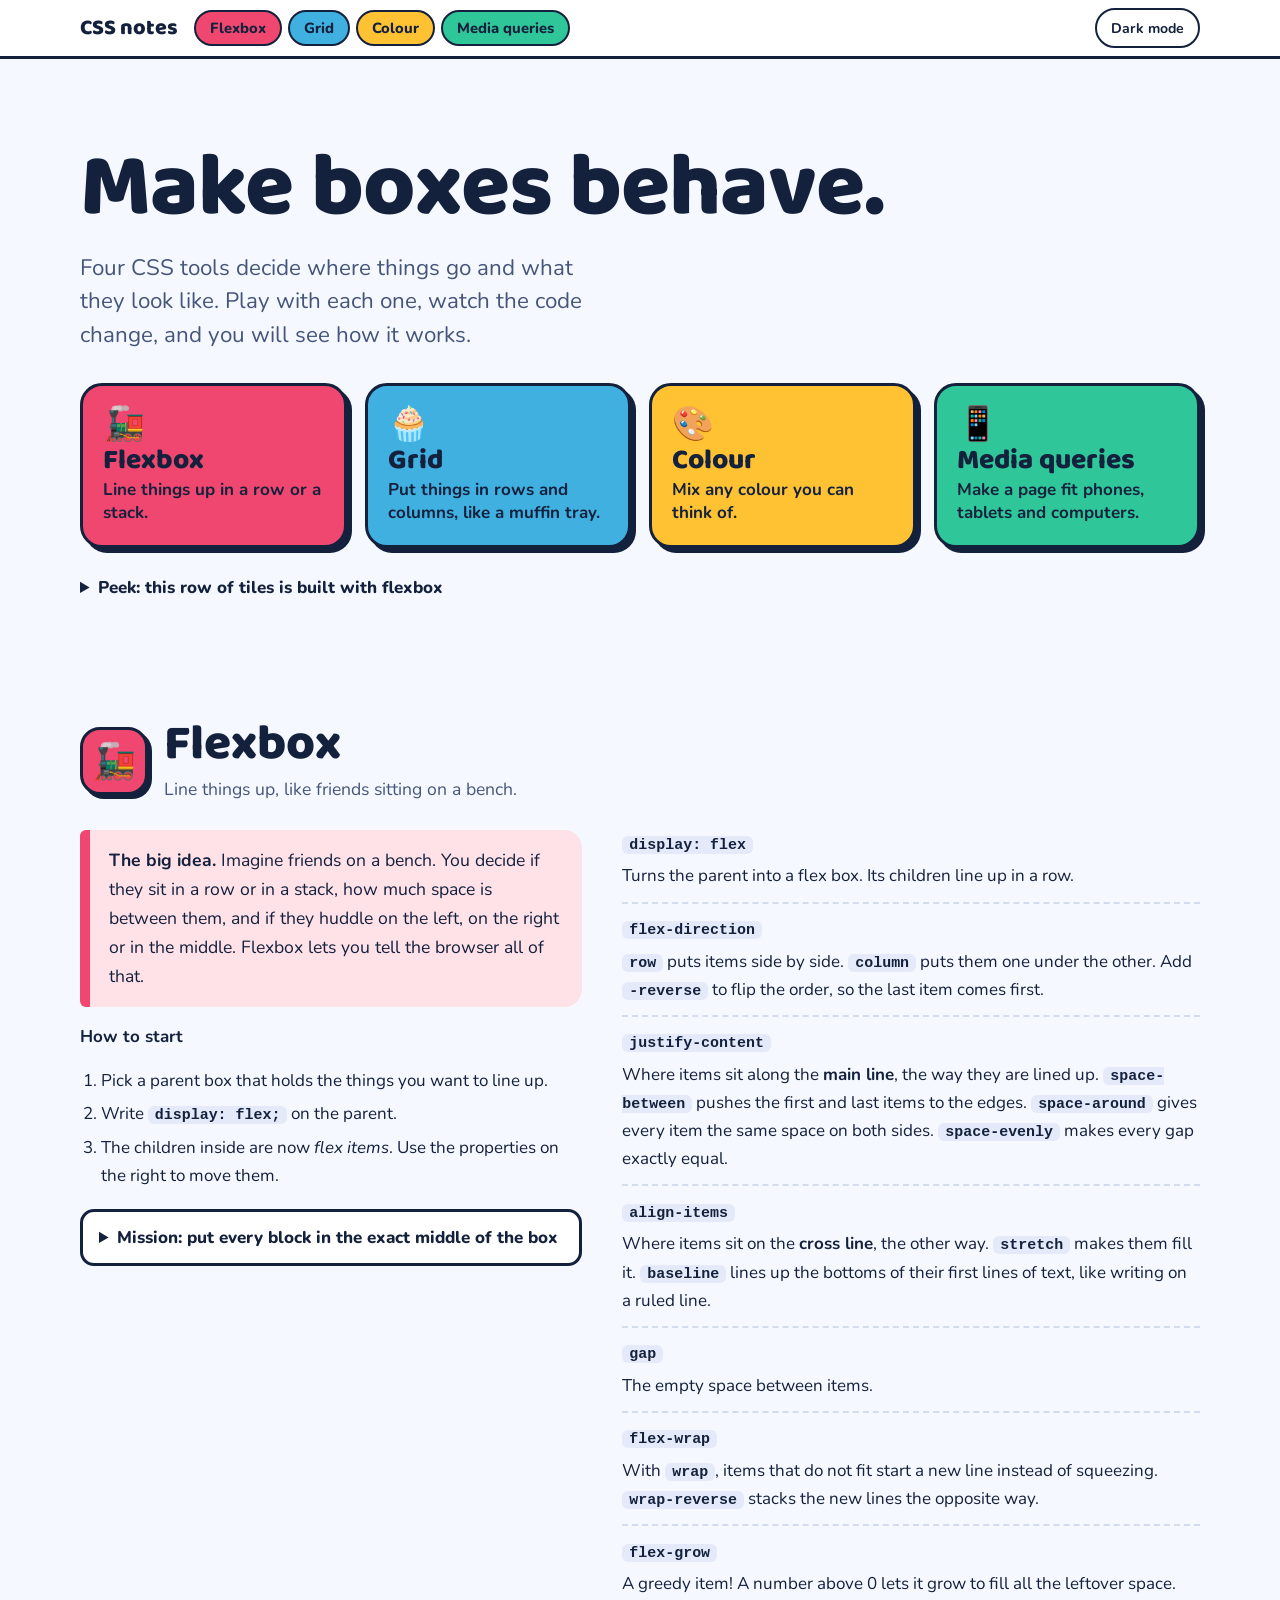
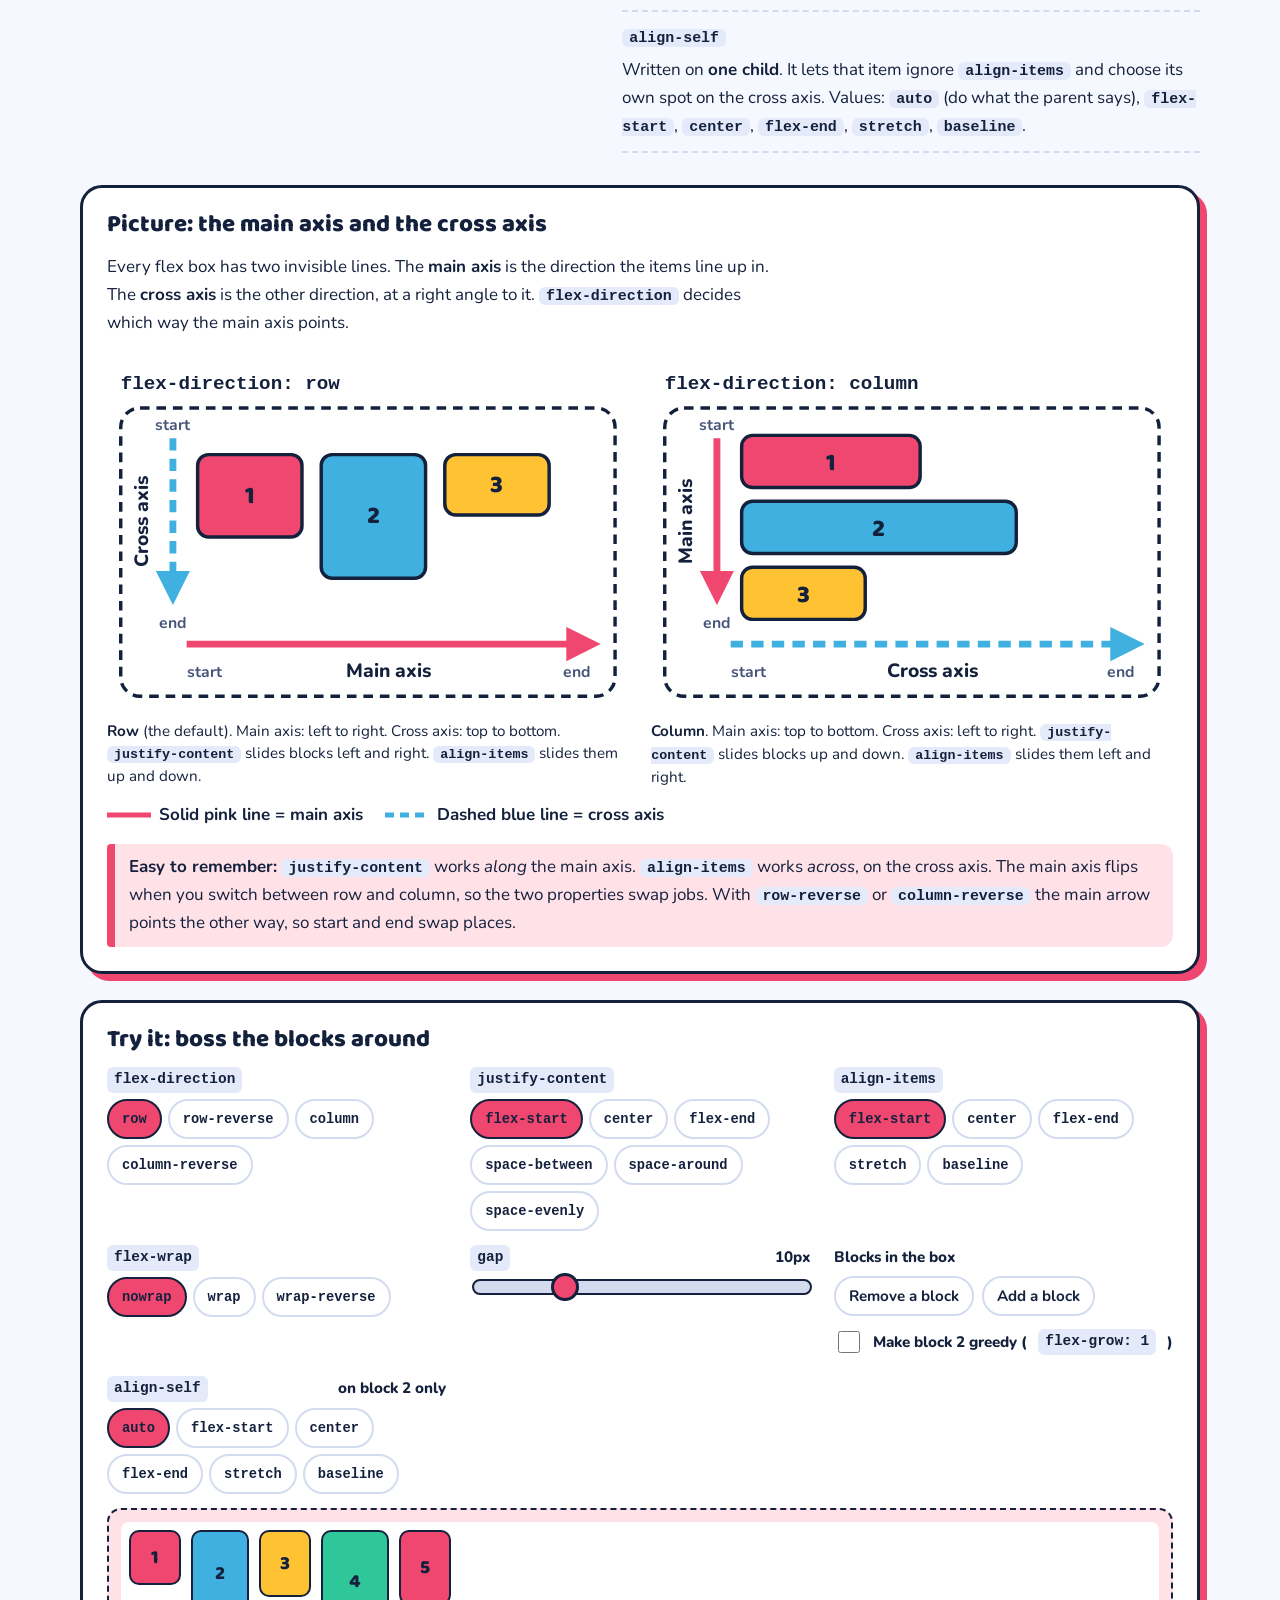
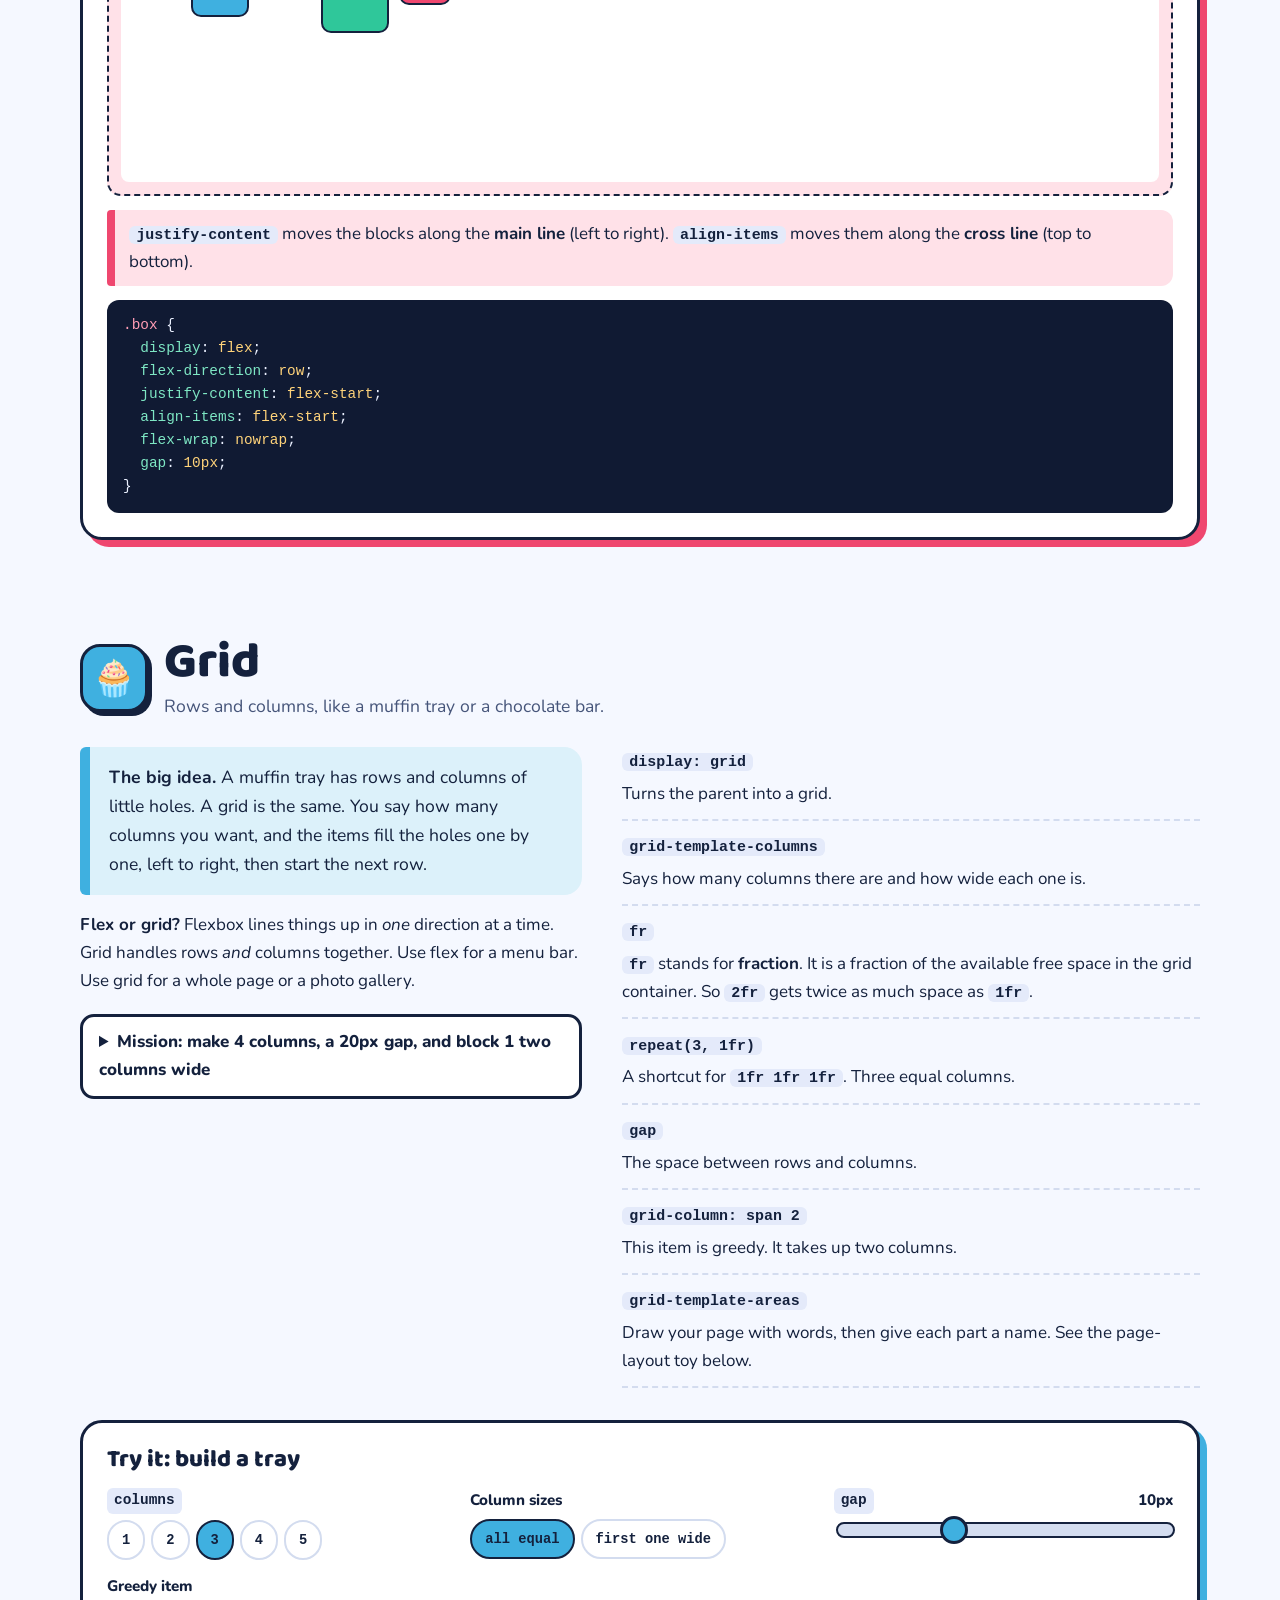
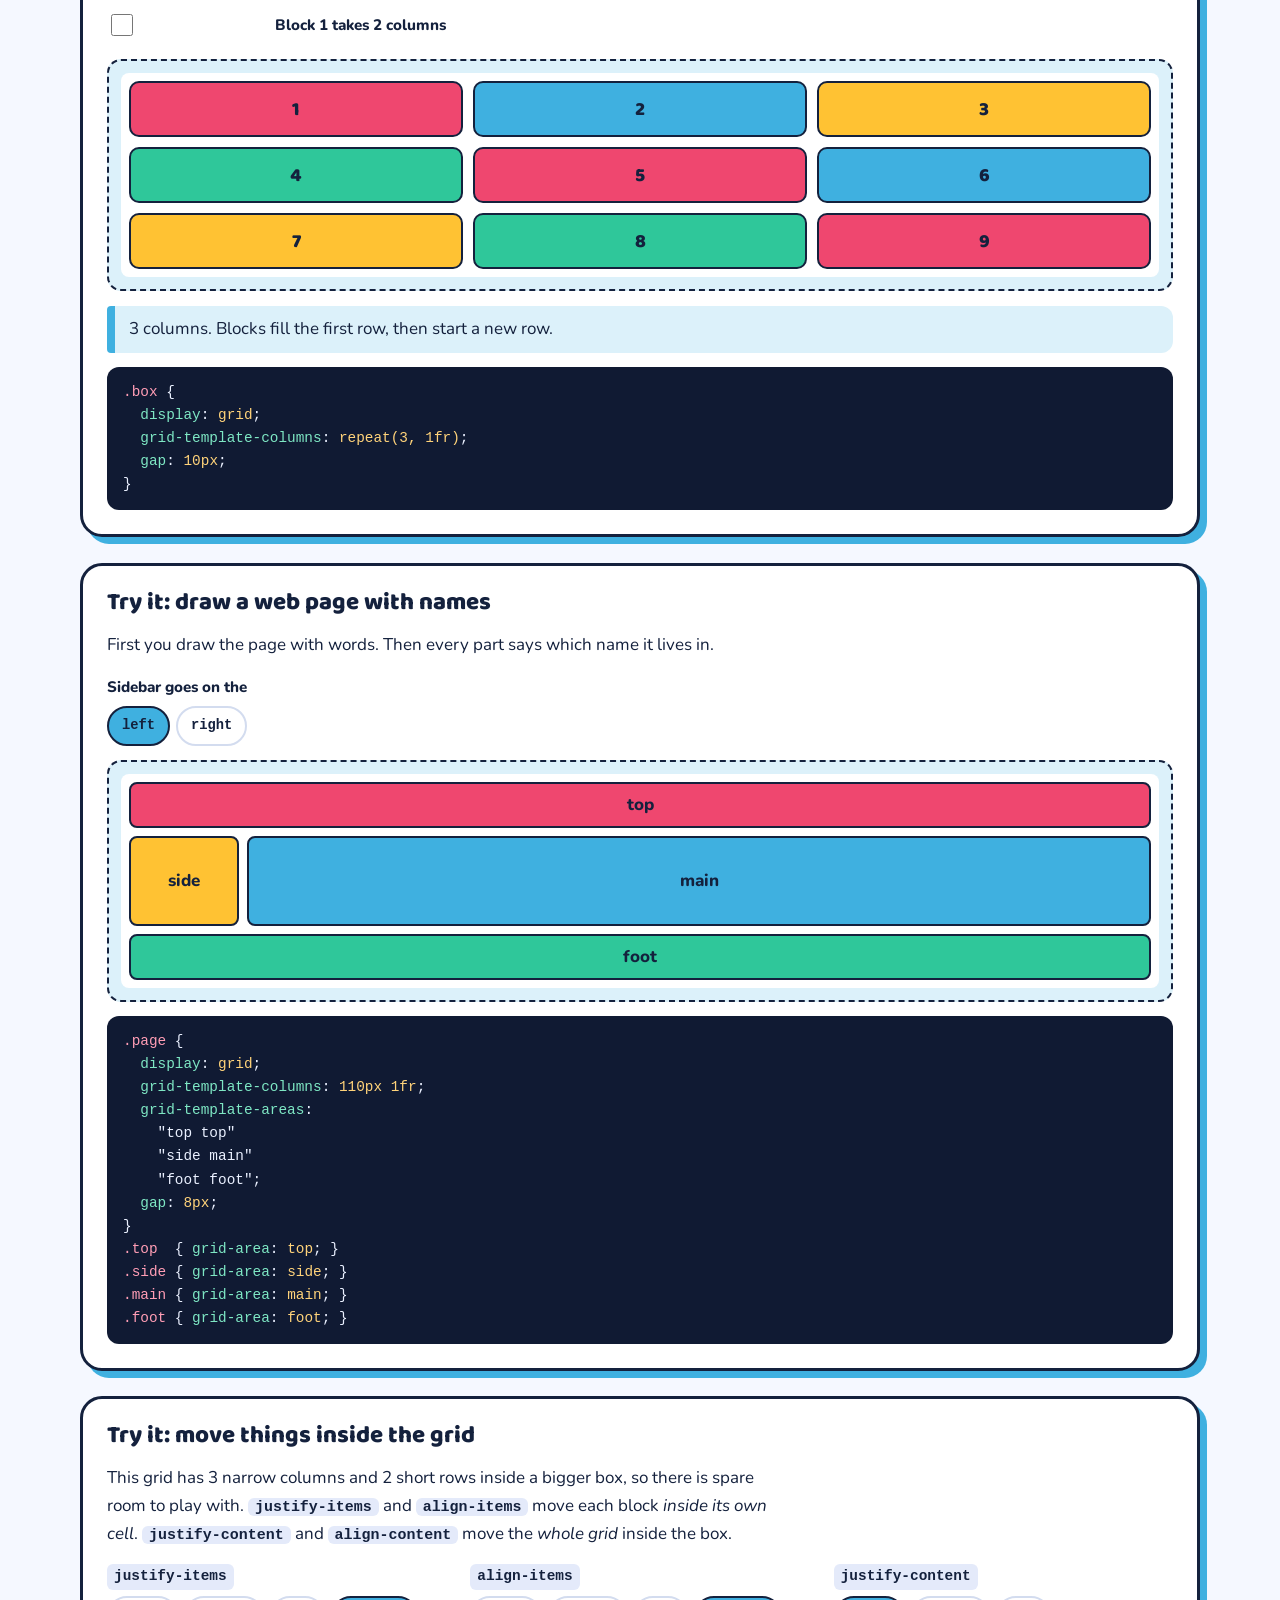
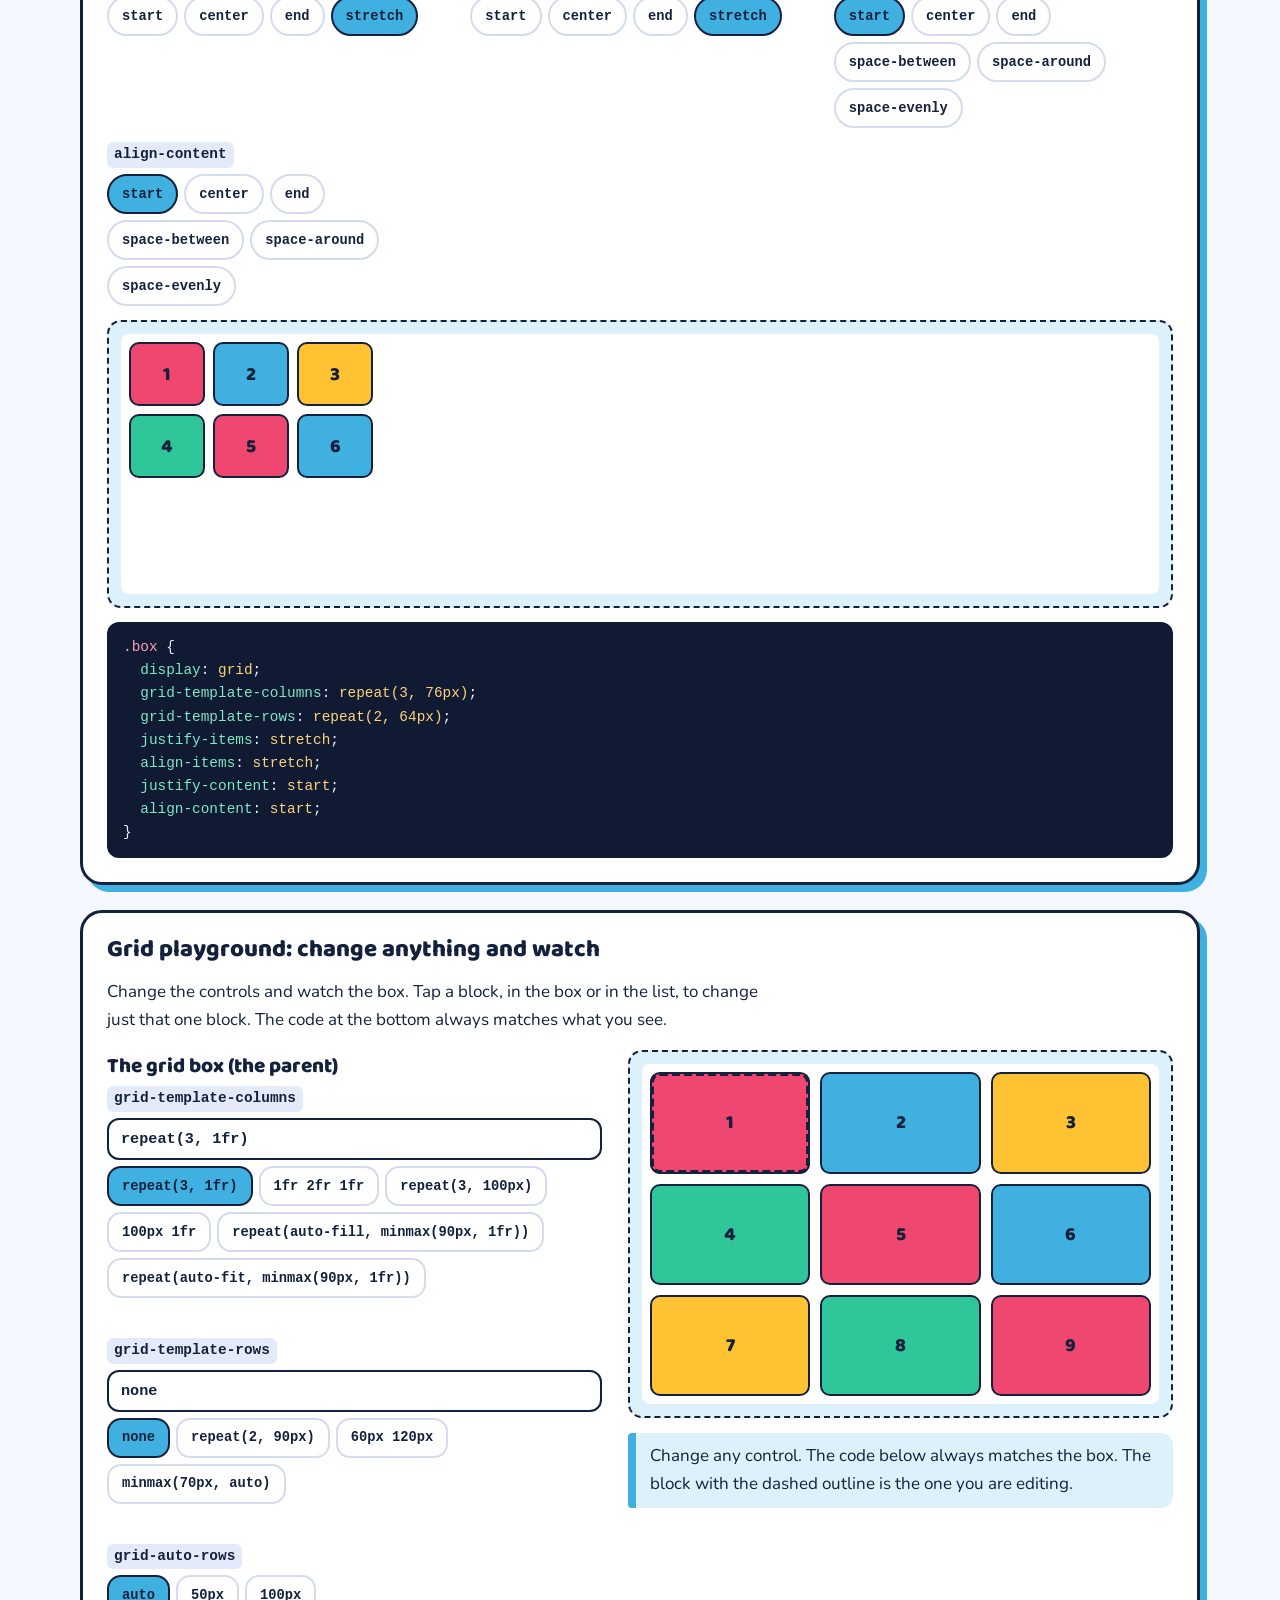
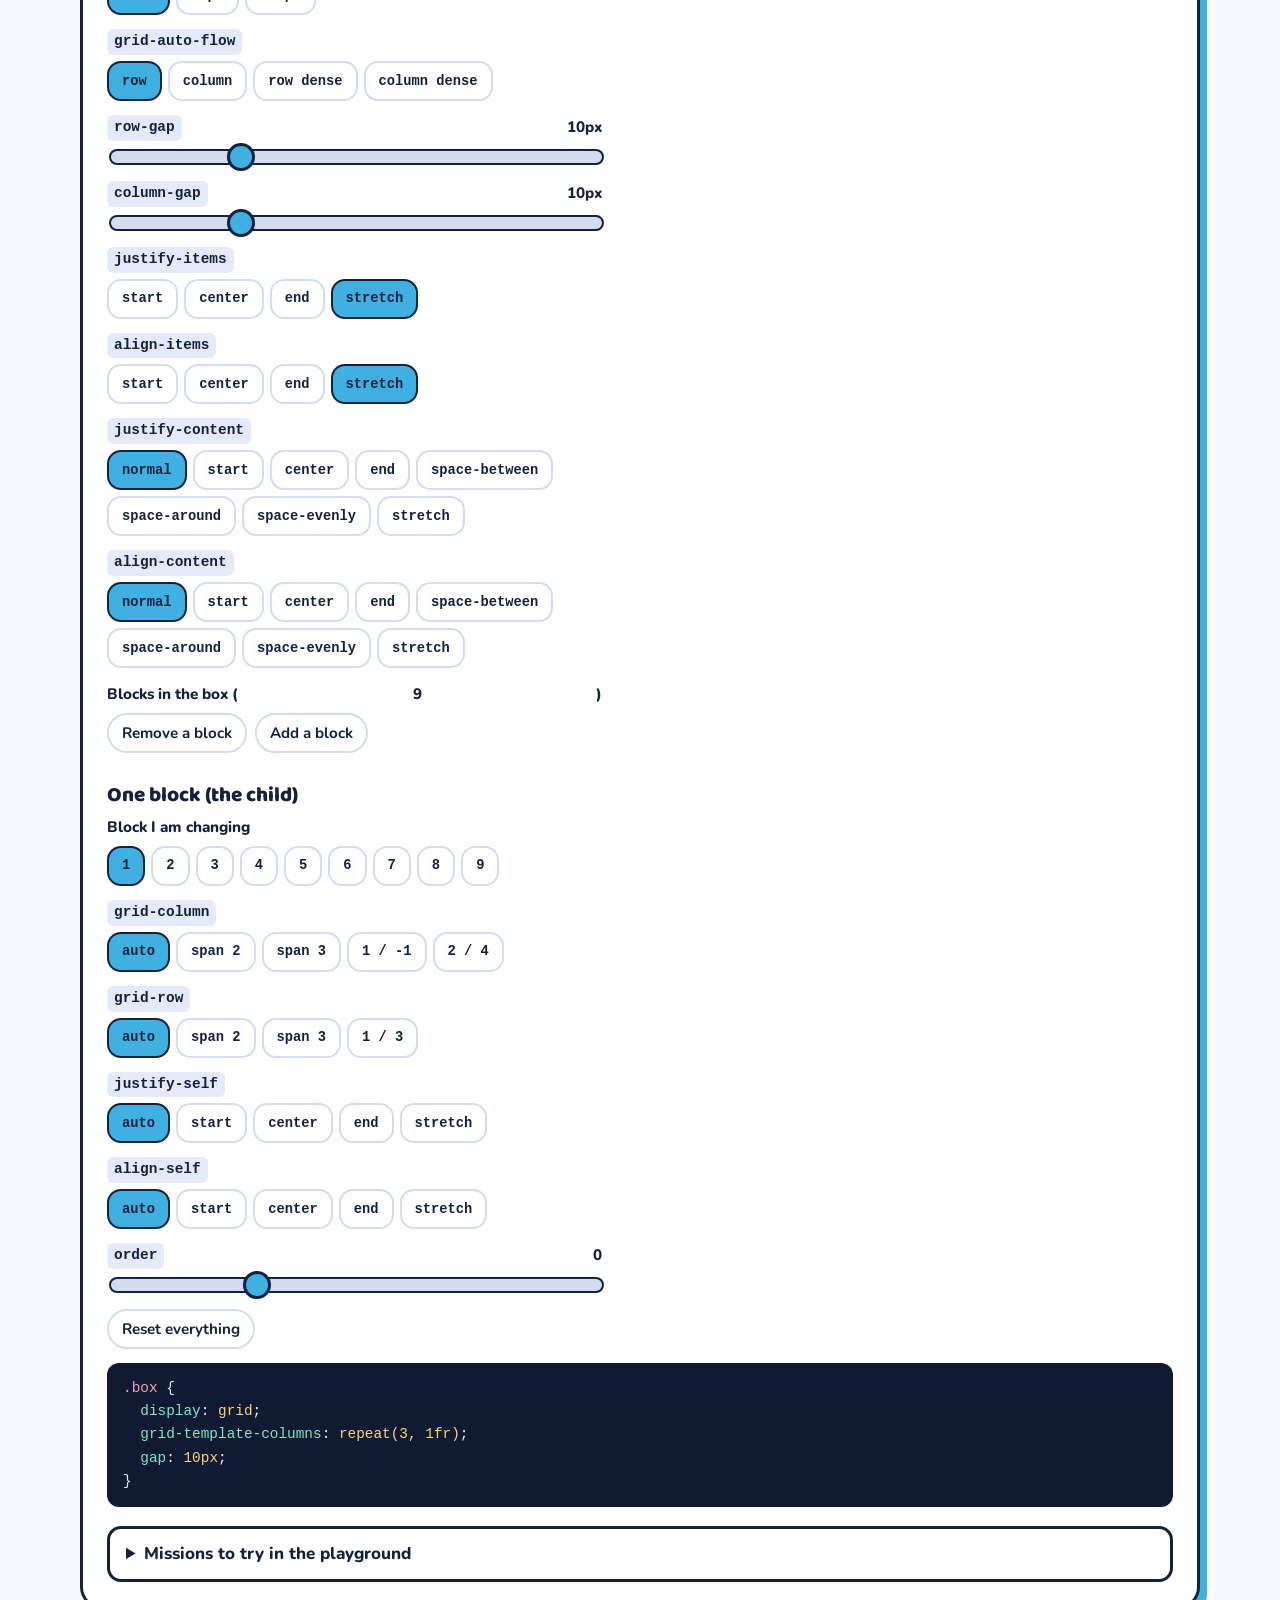
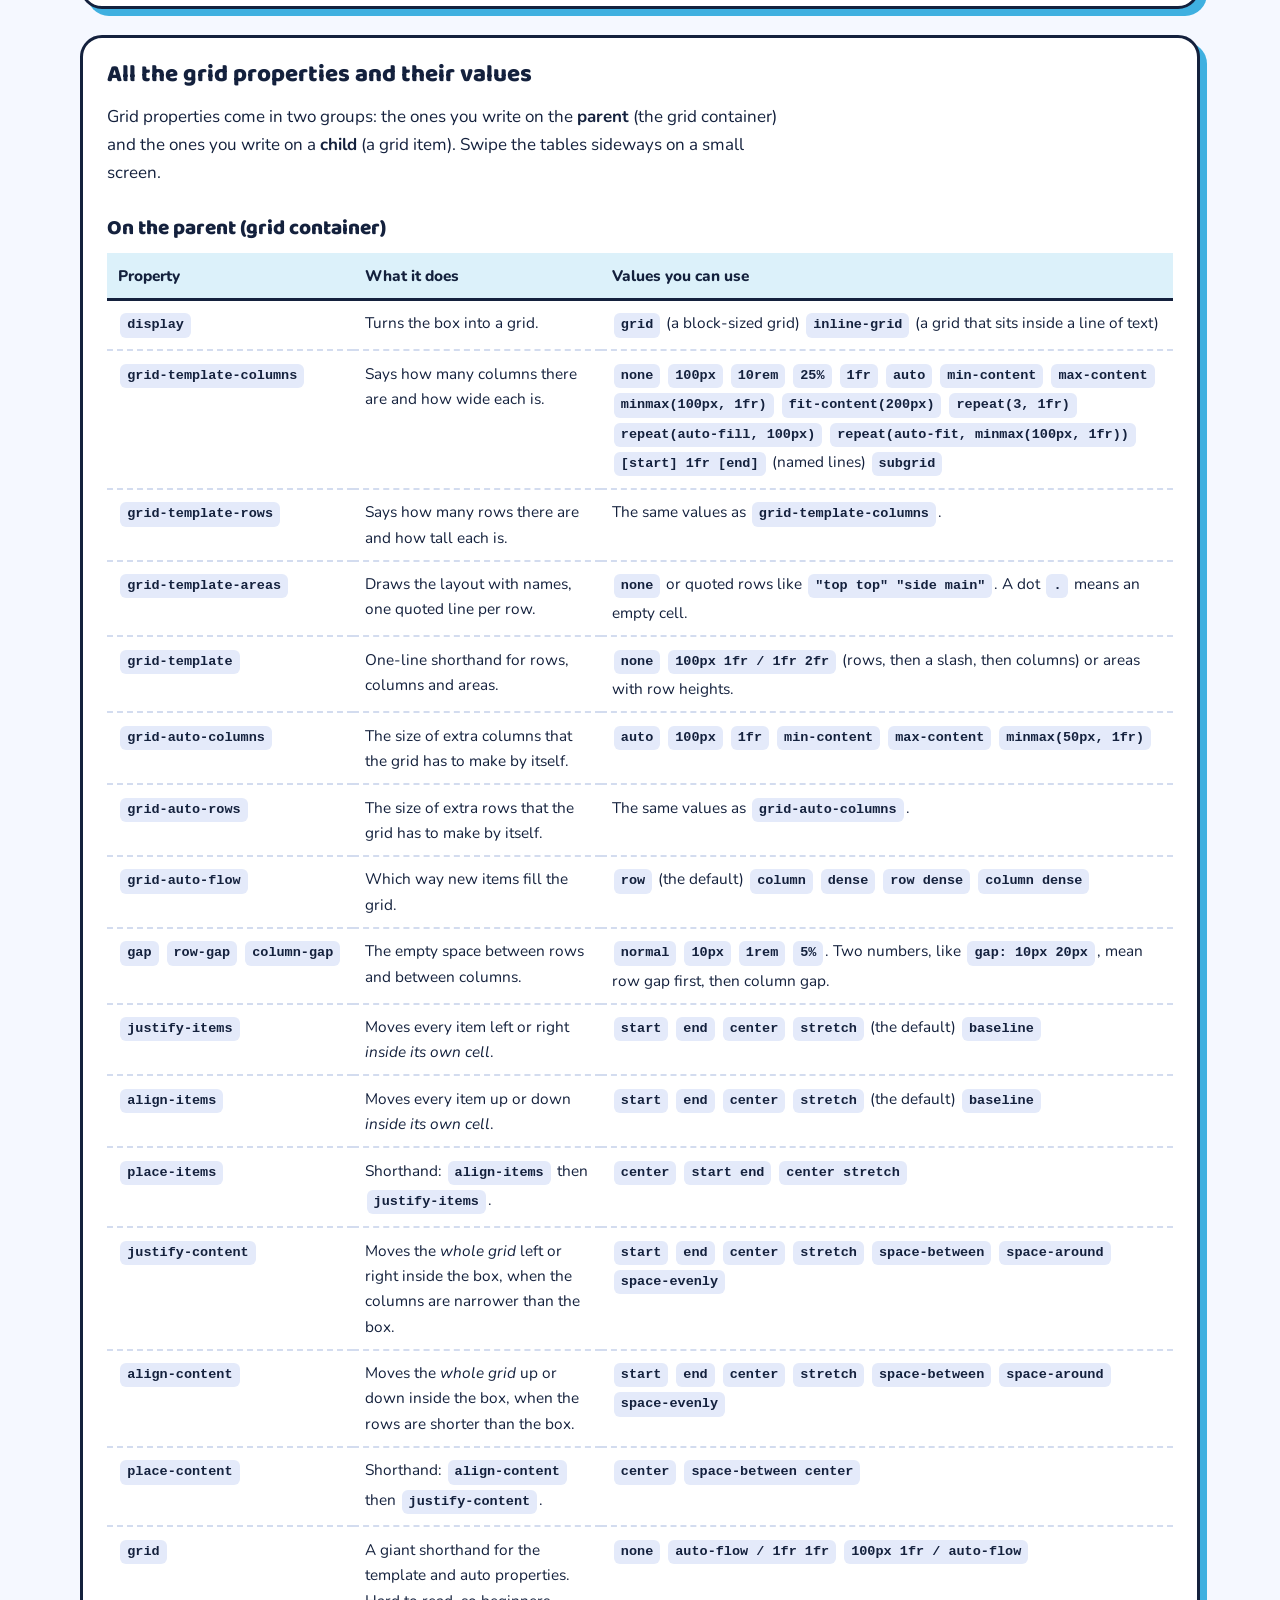
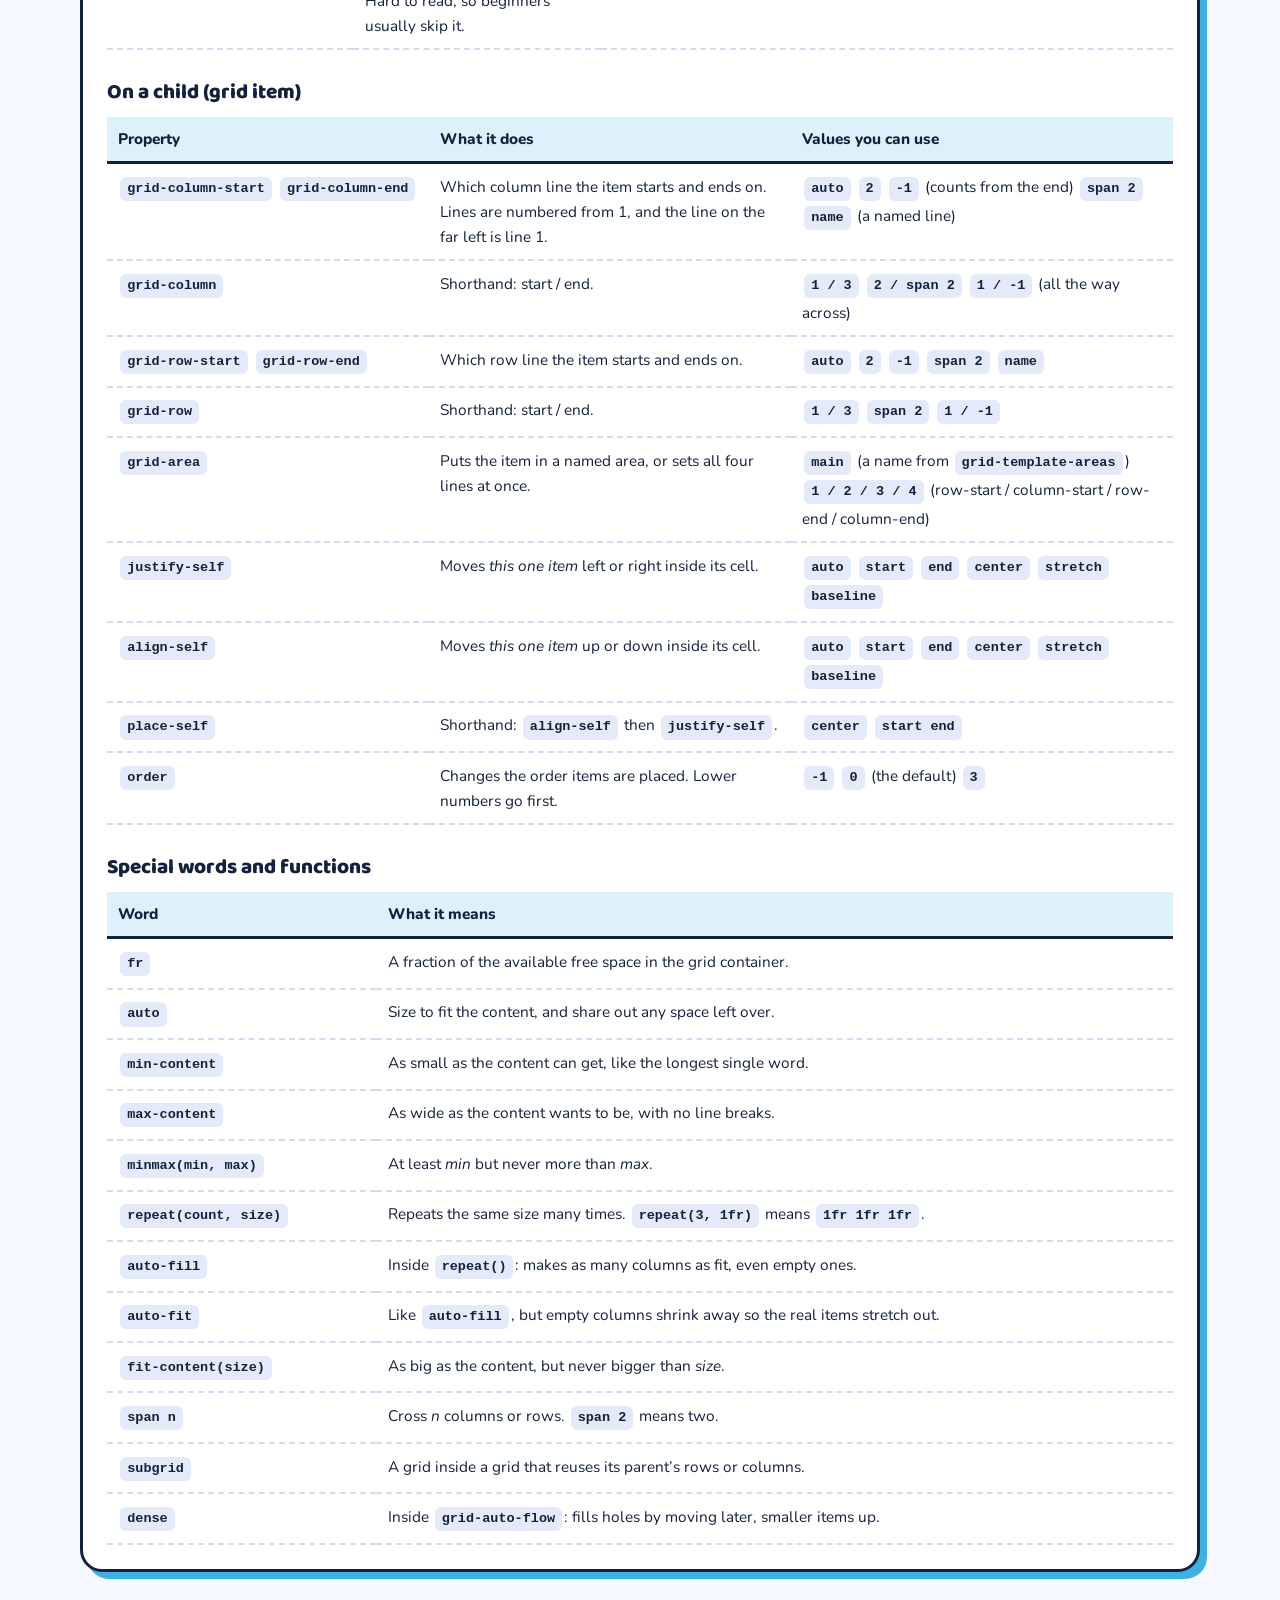
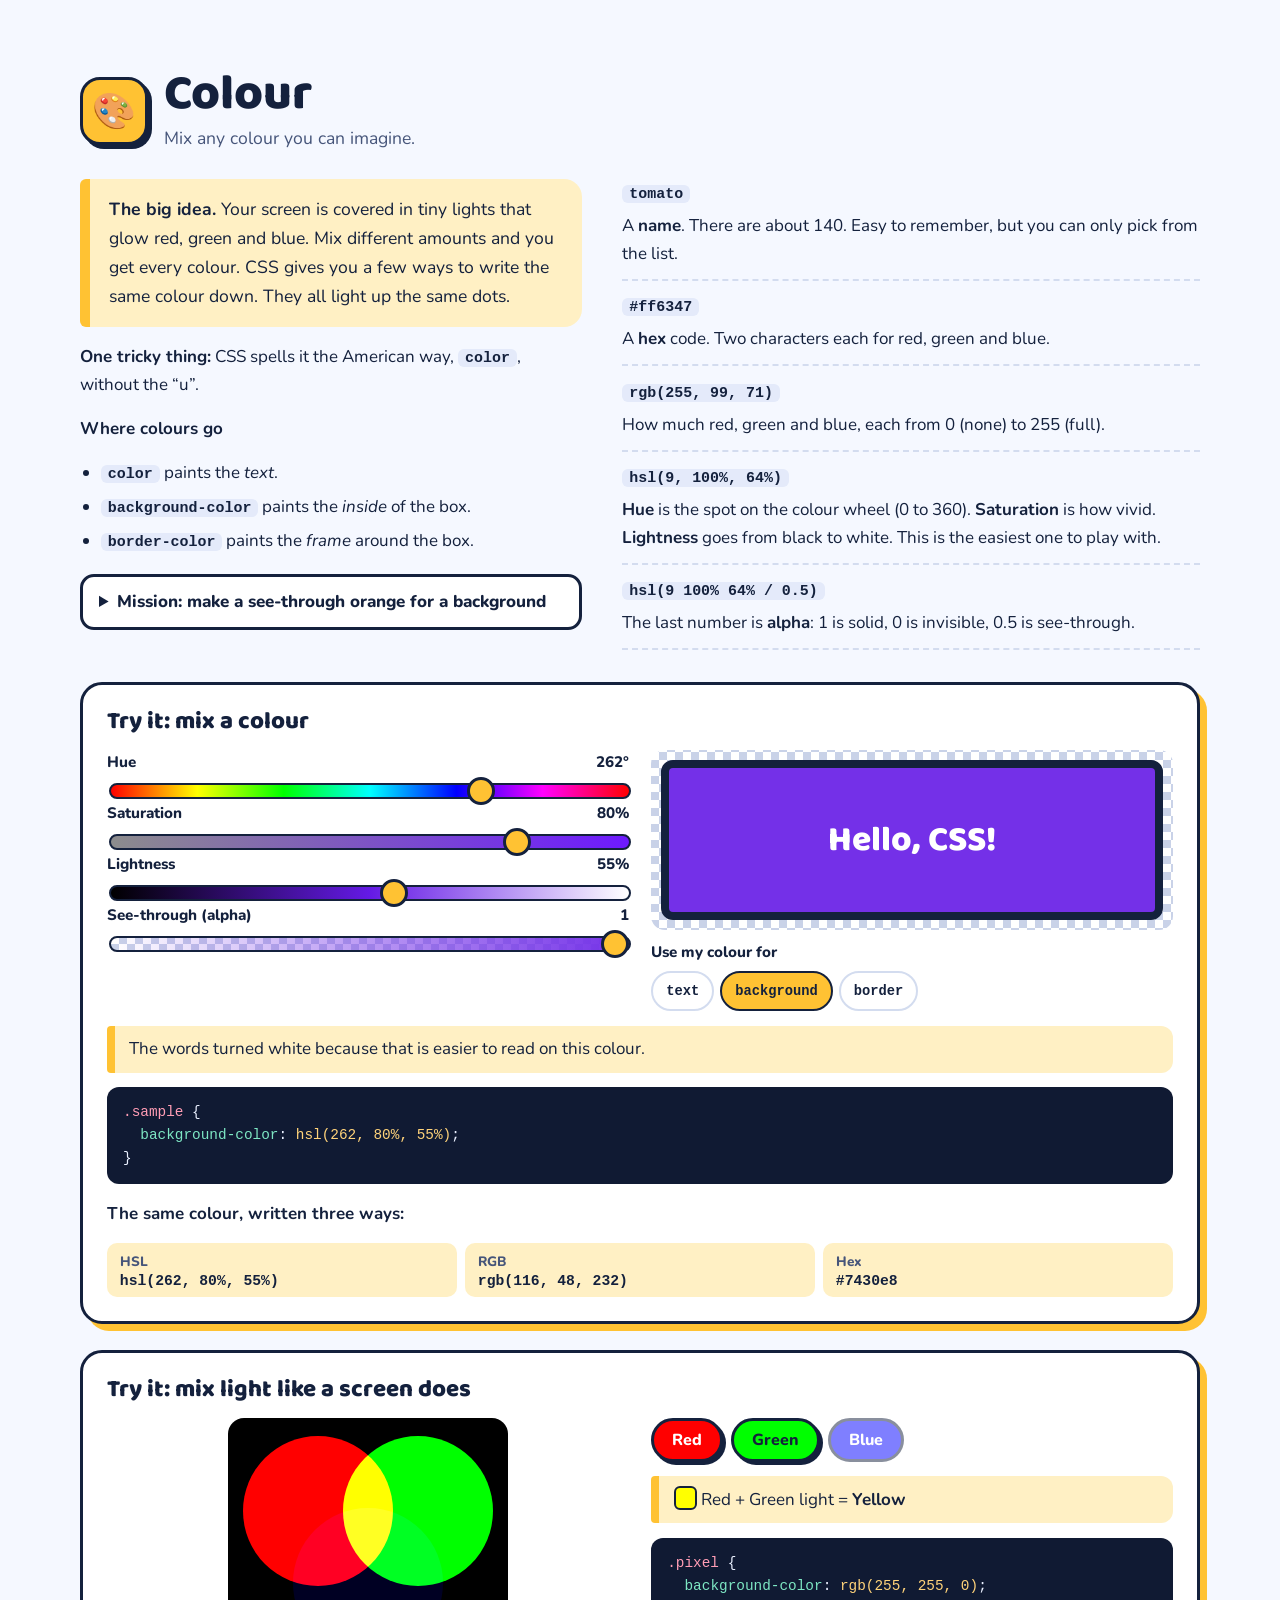
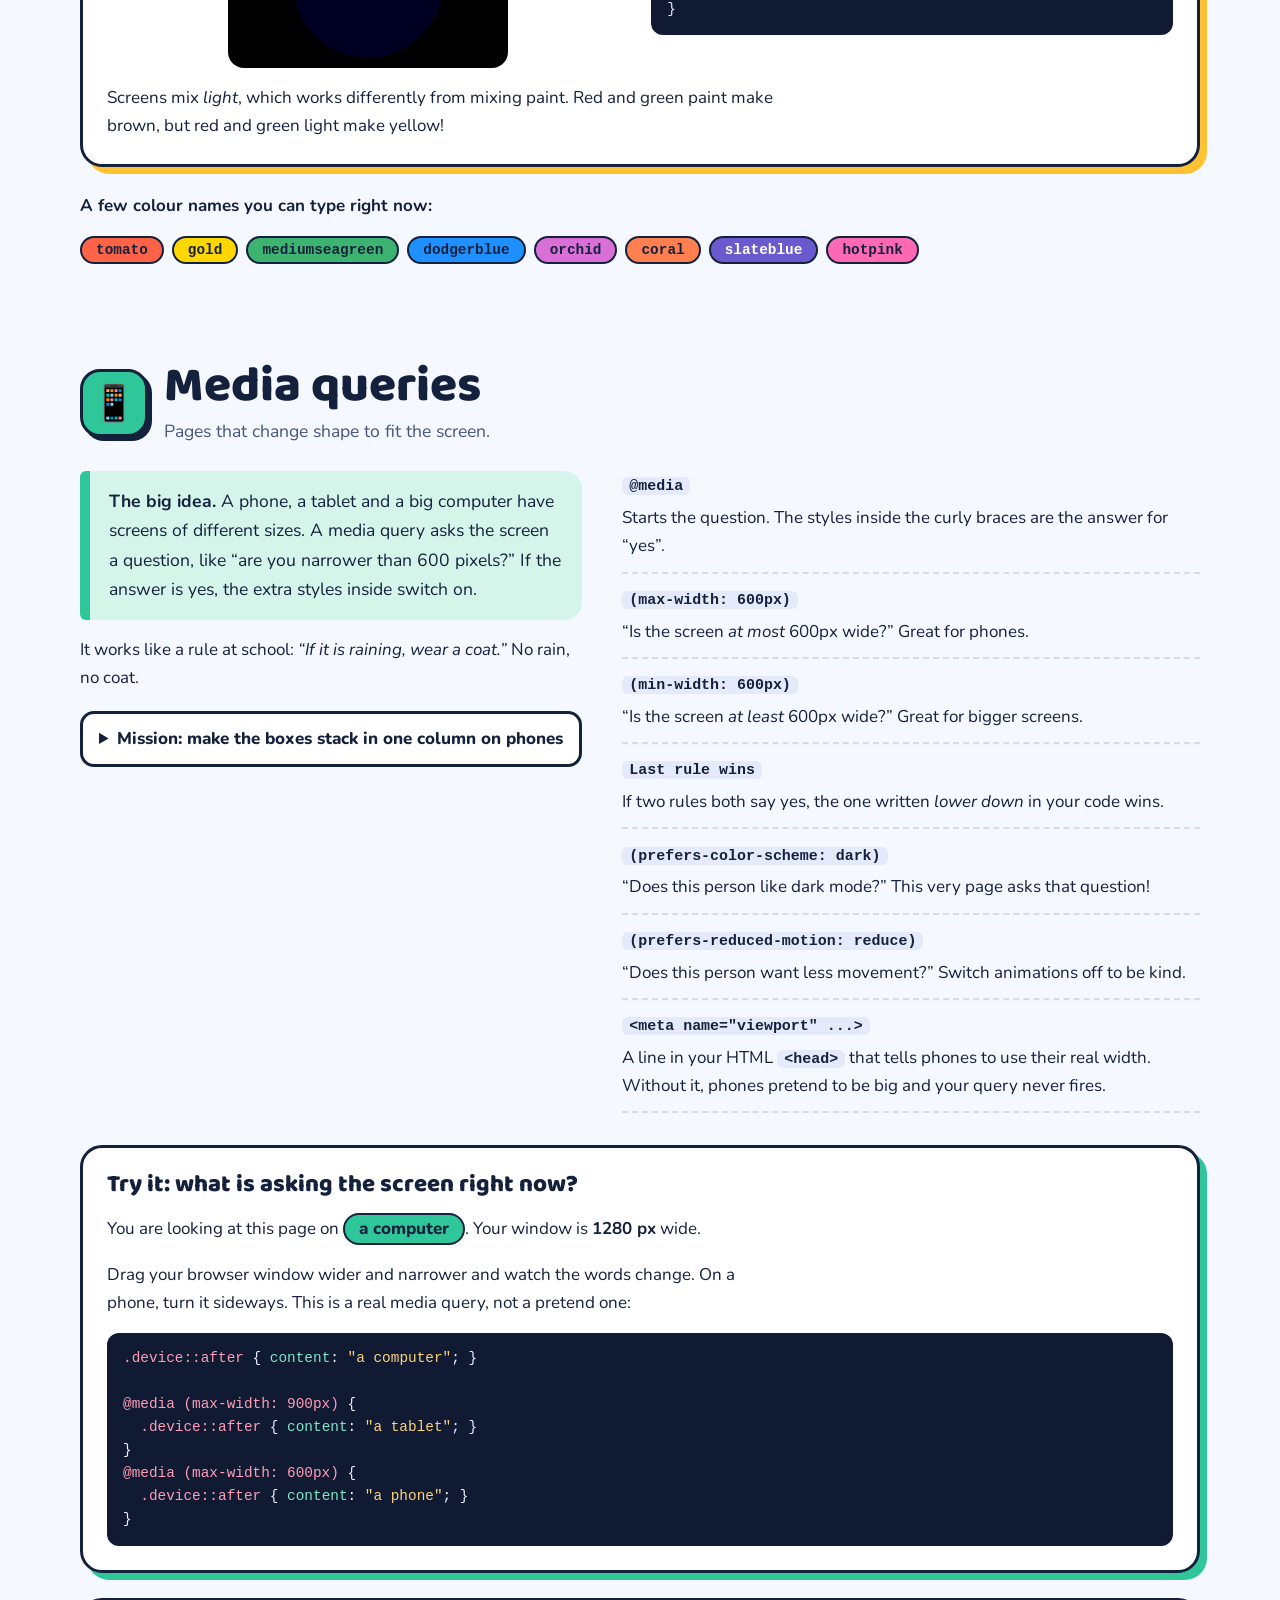
<file: BTech Sem1-2026 Web/Unit 3/CSSFlexboxGridColourMedia queries.html>
<!DOCTYPE html>
<html lang="en">
<head>
<meta charset="UTF-8">
<meta name="viewport" content="width=device-width, initial-scale=1, viewport-fit=cover">
<meta name="description" content="Kid-friendly notes on CSS Flexbox, Grid, Colour and Media queries, with live toys that show the code changing.">
<title>CSS notes for curious kids: Flexbox, Grid, Colour and Media queries</title>
<link rel="preconnect" href="https://fonts.googleapis.com">
<link rel="preconnect" href="https://fonts.gstatic.com" crossorigin>
<link rel="stylesheet" href="https://fonts.googleapis.com/css2?family=Baloo+2:wght@600;800&family=Nunito:wght@400;700;800&display=swap">
<style>
/* ===== TOKENS (light first, dark redefined below) ===== */
:root {
    box-sizing: border-box;
    padding-top: env(safe-area-inset-top, 0px);
    padding-bottom: env(safe-area-inset-bottom, 0px);
    color-scheme: light;
    --bg: #f5f8ff;
    --surface: #ffffff;
    --ink: #14213d;
    --muted: #46557a;
    --line: #d3dcef;
    --chip: #e4eafa;
    --code-bg: #101a33;
    --code-ink: #eaf0ff;
    --code-prop: #7ee7c4;
    --code-val: #ffd37a;
    --code-sel: #ff9db5;
    --code-com: #8d9cc6;
    --flex: #ef476f;
    --grid: #3fb0e0;
    --colour: #ffc233;
    --media: #2fc79a;
    --flex-soft: #ffe1e8;
    --grid-soft: #dcf1fa;
    --colour-soft: #fff0c4;
    --media-soft: #d6f5ea;
    --on-accent: #14213d;
    --focus: #14213d;
    --checker: repeating-conic-gradient(#c9d2e8 0% 25%, #ffffff 0% 50%) 0 / 16px 16px;
}
@media (prefers-color-scheme: dark) {
    :root:not([data-theme="light"]) {
        color-scheme: dark;
        --bg: #0d1427;
        --surface: #16203a;
        --ink: #eaf0ff;
        --muted: #a9b6d8;
        --line: #2f3f6c;
        --chip: #26335a;
        --code-bg: #080d1c;
        --flex-soft: #4a1f2e;
        --grid-soft: #123a4a;
        --colour-soft: #4a3a0c;
        --media-soft: #0f3d31;
        --focus: #ffffff;
        --checker: repeating-conic-gradient(#3a4a78 0% 25%, #1f2a4d 0% 50%) 0 / 16px 16px;
    }
}
:root[data-theme="dark"] {
    color-scheme: dark;
    --bg: #0d1427;
    --surface: #16203a;
    --ink: #eaf0ff;
    --muted: #a9b6d8;
    --line: #2f3f6c;
    --chip: #26335a;
    --code-bg: #080d1c;
    --flex-soft: #4a1f2e;
    --grid-soft: #123a4a;
    --colour-soft: #4a3a0c;
    --media-soft: #0f3d31;
    --focus: #ffffff;
    --checker: repeating-conic-gradient(#3a4a78 0% 25%, #1f2a4d 0% 50%) 0 / 16px 16px;
}

/* ===== BASE ===== */
*, *::before, *::after { box-sizing: inherit; }
html { scroll-behavior: smooth; scroll-padding-top: calc(env(safe-area-inset-top, 0px) + 76px); }
body {
    margin: 0;
    background: var(--bg);
    color: var(--ink);
    font: 400 1.0625rem/1.65 "Nunito", system-ui, -apple-system, "Segoe UI", sans-serif;
}
body::before {
    content: "";
    position: fixed;
    inset: 0 0 auto;
    height: env(safe-area-inset-top, 0px);
    background: var(--surface);
    z-index: 10;
}
h1, h2, h3, .display { font-family: "Baloo 2", "Nunito", system-ui, sans-serif; font-weight: 800; line-height: 1.1; margin: 0; }
p { margin: 0 0 1rem; max-width: 68ch; }
code, pre, .mono { font-family: ui-monospace, "SF Mono", Menlo, Consolas, "Liberation Mono", monospace; }
code { background: var(--chip); padding: 1px 7px; border-radius: 6px; font-size: 0.88em; font-weight: 700; }
:focus-visible { outline: 3px solid var(--focus); outline-offset: 3px; }
.wrap { width: min(1120px, 100% - 2.5rem); margin-inline: auto; }
img, svg { max-width: 100%; }

/* ===== TOP BAR ===== */
.bar {
    position: sticky;
    top: env(safe-area-inset-top, 0px);
    z-index: 20;
    background: var(--surface);
    border-bottom: 3px solid var(--ink);
}
.bar .wrap { display: flex; align-items: center; gap: 14px; padding-block: 8px; }
.brand { font: 800 1.35rem "Baloo 2", sans-serif; white-space: nowrap; }
.bar nav { display: flex; gap: 6px; overflow-x: auto; flex: 1; padding: 2px; }
.bar nav a {
    flex: none;
    padding: 4px 14px;
    border-radius: 999px;
    border: 2px solid var(--ink);
    background: var(--c);
    color: var(--on-accent);
    font-weight: 800;
    text-decoration: none;
    font-size: 0.92rem;
}
.bar nav a:hover { text-decoration: underline; }
.theme-btn {
    flex: none;
    min-height: 40px;
    padding: 4px 14px;
    border-radius: 999px;
    border: 2px solid var(--ink);
    background: var(--surface);
    color: var(--ink);
    font: 700 0.88rem "Nunito", sans-serif;
    cursor: pointer;
}
.c-flex { --c: var(--flex); --accent: var(--flex); --soft: var(--flex-soft); }
.c-grid { --c: var(--grid); --accent: var(--grid); --soft: var(--grid-soft); }
.c-colour { --c: var(--colour); --accent: var(--colour); --soft: var(--colour-soft); }
.c-media { --c: var(--media); --accent: var(--media); --soft: var(--media-soft); }

/* ===== HERO ===== */
.hero { padding-block: clamp(2.5rem, 7vw, 5rem) 1rem; }
.hero h1 { font-size: clamp(2.8rem, 9vw, 5.6rem); letter-spacing: -0.01em; margin-bottom: 0.8rem; }
.lead { font-size: clamp(1.1rem, 2.4vw, 1.4rem); line-height: 1.5; max-width: 40ch; color: var(--muted); margin-bottom: 2rem; }
.tiles { display: flex; flex-wrap: wrap; gap: 18px; list-style: none; margin: 0; padding: 0; }
.tiles li { flex: 1 1 220px; }
.tile {
    display: flex;
    flex-direction: column;
    gap: 2px;
    height: 100%;
    padding: 1.1rem 1.25rem 1.25rem;
    border: 3px solid var(--ink);
    border-radius: 22px;
    background: var(--c);
    color: var(--on-accent);
    text-decoration: none;
    box-shadow: 5px 5px 0 var(--ink);
    transition: transform 0.15s, box-shadow 0.15s;
}
.tile:hover { transform: translate(-2px, -2px); box-shadow: 7px 7px 0 var(--ink); }
.tile:focus-visible { outline-offset: 6px; }
.tile-ico { font-size: 2.1rem; line-height: 1.2; }
.tile strong { font: 800 1.75rem/1.1 "Baloo 2", sans-serif; }
.tile span:last-child { font-weight: 700; line-height: 1.35; }
.peek { margin-top: 1.4rem; max-width: 640px; }
.peek summary { cursor: pointer; font-weight: 800; padding: 4px 0; }

/* ===== LESSON LAYOUT ===== */
.lesson { margin-block: clamp(3.5rem, 8vw, 6rem); }
.lesson-head { display: flex; align-items: center; gap: 16px; margin-bottom: 1.6rem; }
.badge {
    flex: none;
    display: grid;
    place-items: center;
    width: 68px;
    height: 68px;
    font-size: 2.2rem;
    border: 3px solid var(--ink);
    border-radius: 20px;
    background: var(--accent);
    box-shadow: 4px 4px 0 var(--ink);
}
.lesson h2 { font-size: clamp(2rem, 5vw, 3.1rem); }
.sub { margin: 2px 0 0; color: var(--muted); font-size: 1.1rem; }
.notes { display: grid; grid-template-columns: minmax(0, 1fr) minmax(0, 1.15fr); gap: 2rem 2.5rem; margin-bottom: 2rem; }
.notes > * { min-width: 0; }
.idea {
    padding: 1rem 1.2rem;
    background: var(--soft);
    border-left: 10px solid var(--accent);
    border-radius: 6px 18px 18px 6px;
    font-size: 1.1rem;
}
.steps { padding-left: 1.3rem; margin: 0 0 1rem; }
.steps li { margin-bottom: 0.35rem; }
.props { display: grid; }
.prop { padding: 0.7rem 0; border-bottom: 2px dashed var(--line); }
.prop:first-child { padding-top: 0; }
.prop p { margin: 0.3rem 0 0; }
.mission {
    margin-top: 1.2rem;
    padding: 0.7rem 1rem;
    border: 3px solid var(--ink);
    border-radius: 14px;
    background: var(--surface);
}
.mission summary { cursor: pointer; font-weight: 800; }
.mission p { margin: 0.6rem 0 0; }

/* ===== LABS (the interactive toys) ===== */
.lab {
    margin-bottom: 1.6rem;
    padding: clamp(1rem, 3vw, 1.5rem);
    background: var(--surface);
    border: 3px solid var(--ink);
    border-radius: 22px;
    box-shadow: 7px 7px 0 var(--accent);
}
.lab h3 { font-size: 1.5rem; margin-bottom: 0.9rem; }
.controls { display: grid; grid-template-columns: repeat(auto-fit, minmax(250px, 1fr)); gap: 14px 24px; margin-bottom: 14px; }
.ctl { display: grid; gap: 6px; align-content: start; min-width: 0; }
.lbl, .ctl label { font-weight: 800; font-size: 0.95rem; display: flex; justify-content: space-between; gap: 8px; }
.lbl code, .ctl label code { font-size: 0.95em; }
.seg { display: flex; flex-wrap: wrap; gap: 6px; }
.seg button, .btn {
    min-height: 40px;
    padding: 4px 13px;
    border: 2px solid var(--line);
    border-radius: 999px;
    background: var(--surface);
    color: var(--ink);
    font: 700 0.86rem ui-monospace, "SF Mono", Menlo, Consolas, monospace;
    cursor: pointer;
}
.btn { font-family: "Nunito", sans-serif; font-size: 0.95rem; }
.seg button:hover, .btn:hover { border-color: var(--ink); }
.seg button[aria-pressed="true"] { background: var(--accent); color: var(--on-accent); border-color: var(--ink); }
.counter { display: flex; align-items: center; gap: 8px; flex-wrap: wrap; }
.check { display: flex; align-items: center; gap: 10px; font-weight: 700; min-height: 40px; }
.check input { width: 22px; height: 22px; accent-color: var(--accent); }
input[type="range"] {
    -webkit-appearance: none;
    appearance: none;
    width: 100%;
    height: 16px;
    border: 2px solid var(--ink);
    border-radius: 999px;
    background: var(--track, var(--line));
    cursor: pointer;
}
input[type="range"]::-webkit-slider-thumb {
    -webkit-appearance: none;
    width: 28px;
    height: 28px;
    border: 3px solid var(--ink);
    border-radius: 50%;
    background: var(--accent, var(--ink));
}
input[type="range"]::-moz-range-thumb {
    width: 22px;
    height: 22px;
    border: 3px solid var(--ink);
    border-radius: 50%;
    background: var(--accent, var(--ink));
}
input[type="range"].hue { --track: linear-gradient(to right, hsl(0 100% 50%), hsl(60 100% 50%), hsl(120 100% 50%), hsl(180 100% 50%), hsl(240 100% 50%), hsl(300 100% 50%), hsl(360 100% 50%)); }
.stage { padding: 12px; background: var(--soft); border: 2px dashed var(--ink); border-radius: 14px; }
.say {
    margin: 0.9rem 0 0;
    padding: 0.6rem 0.9rem;
    max-width: none;
    background: var(--soft);
    border-left: 8px solid var(--accent);
    border-radius: 4px 12px 12px 4px;
}
pre.code {
    margin: 0.9rem 0 0;
    padding: 14px 16px;
    overflow-x: auto;
    background: var(--code-bg);
    color: var(--code-ink);
    border-radius: 12px;
    font-size: 0.9rem;
    line-height: 1.6;
    tab-size: 2;
}
pre.code .p { color: var(--code-prop); }
pre.code .v { color: var(--code-val); }
pre.code .s { color: var(--code-sel); }
pre.code .c { color: var(--code-com); }
pre.code .rule { display: block; padding: 2px 8px; margin: 2px -8px; border-radius: 6px; opacity: 0.55; }
pre.code .rule.on { opacity: 1; background: rgba(126, 231, 196, 0.18); }
.two { display: grid; grid-template-columns: minmax(0, 1fr) minmax(0, 1fr); gap: 1.4rem; align-items: start; }
.two > * { min-width: 0; }

/* toy blocks (flex + grid) */
.toy {
    display: grid;
    place-items: center;
    border: 2px solid var(--on-accent);
    border-radius: 10px;
    color: var(--on-accent);
    font: 800 1.2rem "Baloo 2", sans-serif;
}
.toy:nth-child(4n+1) { background: var(--flex); }
.toy:nth-child(4n+2) { background: var(--grid); }
.toy:nth-child(4n+3) { background: var(--colour); }
.toy:nth-child(4n+4) { background: var(--media); }
.blk { min-width: 52px; padding: var(--py, 12px) var(--px, 18px); }
.blk:nth-child(5n+1) { --py: 10px; --px: 16px; }
.blk:nth-child(5n+2) { --py: 26px; --px: 22px; }
.blk:nth-child(5n+3) { --py: 16px; --px: 14px; }
.blk:nth-child(5n+4) { --py: 34px; --px: 26px; }
.blk:nth-child(5n+5) { --py: 20px; --px: 18px; }
#fbox { display: flex; height: 260px; padding: 8px; overflow: auto; background: var(--surface); border-radius: 8px; }
#gbox { display: grid; padding: 8px; background: var(--surface); border-radius: 8px; }
#gbox .toy { min-height: 56px; }
.areas { display: grid; gap: 8px; padding: 8px; background: var(--surface); border-radius: 8px; }
.areas div { display: grid; place-items: center; min-height: 46px; border: 2px solid var(--on-accent); border-radius: 8px; color: var(--on-accent); font-weight: 800; }
.a-top { grid-area: top; background: var(--flex); }
.a-side { grid-area: side; background: var(--colour); }
.a-main { grid-area: main; background: var(--grid); min-height: 90px !important; }
.a-foot { grid-area: foot; background: var(--media); }

/* axis diagrams */
.dg { margin: 0; min-width: 0; }
.dg figcaption { margin-top: 0.6rem; font-size: 0.95rem; line-height: 1.5; }
.diagram { display: block; width: 100%; height: auto; }
.dg-box { fill: var(--surface); stroke: var(--ink); stroke-width: 2.5; stroke-dasharray: 7 5; }
.dg-b { stroke: var(--on-accent); stroke-width: 2.5; }
.dg-b1 { fill: var(--flex); }
.dg-b2 { fill: var(--grid); }
.dg-b3 { fill: var(--colour); }
.dg-n { fill: var(--on-accent); font: 800 18px "Baloo 2", sans-serif; text-anchor: middle; }
.dg-ax-main { stroke: var(--flex); stroke-width: 5; marker-end: url(#mk-main); }
.dg-ax-cross { stroke: var(--grid); stroke-width: 5; stroke-dasharray: 9 6; marker-end: url(#mk-cross); }
.mk-main { fill: var(--flex); }
.mk-cross { fill: var(--grid); }
.dg-t { fill: var(--ink); font: 800 14px "Nunito", sans-serif; text-anchor: middle; }
.dg-s { fill: var(--muted); font: 700 11.5px "Nunito", sans-serif; }
.dg-mono { fill: var(--ink); font: 700 14px ui-monospace, Menlo, Consolas, monospace; }
.legend { display: flex; flex-wrap: wrap; gap: 8px 22px; margin: 0.8rem 0 0; font-weight: 700; }
.legend span { display: inline-flex; align-items: center; gap: 8px; }
.legend svg { width: 44px; height: 10px; }

/* grid reference + alignment toy */
.ref-h { font: 800 1.3rem "Baloo 2", sans-serif; margin: 1.6rem 0 0.2rem; }
.table-wrap { overflow-x: auto; margin: 0.5rem 0 0; }
table.ref { width: 100%; min-width: 640px; border-collapse: collapse; font-size: 0.96rem; }
.ref th, .ref td { padding: 0.6rem 0.7rem; text-align: left; vertical-align: top; border-bottom: 2px dashed var(--line); }
.ref th { background: var(--soft); border-bottom: 3px solid var(--ink); font-weight: 800; }
.ref td:first-child { white-space: nowrap; }
.ref code { display: inline-block; margin: 2px 2px; }
#xbox { display: grid; grid-template-columns: repeat(3, 76px); grid-template-rows: repeat(2, 64px); gap: 8px; height: 260px; padding: 8px; overflow: auto; background: var(--surface); border-radius: 8px; }
#xbox .toy { padding: 6px 10px; }

/* grid playground */
.pg { display: grid; grid-template-columns: minmax(0, 1fr) minmax(0, 1.1fr); gap: 1.6rem; align-items: start; }
.pg > * { min-width: 0; }
.pg-stage { position: sticky; top: calc(env(safe-area-inset-top, 0px) + 72px); }
.pg-controls .controls { grid-template-columns: 1fr; }
.pg .seg button { border-radius: 14px; }
.txt { width: 100%; min-height: 42px; padding: 6px 12px; border: 2px solid var(--ink); border-radius: 12px; background: var(--surface); color: var(--ink); font: 700 0.95rem ui-monospace, "SF Mono", Menlo, Consolas, monospace; }
.txt[aria-invalid="true"] { border-color: #e11d48; box-shadow: 0 0 0 3px rgba(225, 29, 72, 0.25); }
.hint { margin: 0; min-height: 1.4em; max-width: none; font-size: 0.88rem; color: var(--muted); }
#pbox { display: grid; height: 340px; padding: 8px; overflow: auto; background: var(--surface); border-radius: 8px; }
#pbox .toy { min-height: 44px; padding: 8px 10px; cursor: pointer; }
#pbox .toy.sel { outline: 4px dashed var(--ink); outline-offset: -4px; }
@media (max-width: 820px) {
    .pg { grid-template-columns: 1fr; }
    .pg-stage { order: -1; z-index: 5; padding-bottom: 6px; background: var(--surface); }
    #pbox { height: 210px; }
}

/* colour lab */
.checker { background: var(--checker); border-radius: 14px; padding: 10px; }
.sample {
    display: grid;
    place-items: center;
    min-height: 160px;
    padding: 12px;
    border: 8px solid #14213d;
    border-radius: 12px;
    background: #ffffff;
    color: #14213d;
    font: 800 2.2rem "Baloo 2", sans-serif;
    text-align: center;
}
.forms { display: grid; grid-template-columns: repeat(auto-fit, minmax(210px, 1fr)); gap: 8px; margin: 0.9rem 0 0; }
.forms div { padding: 0.5rem 0.8rem; background: var(--soft); border-radius: 10px; }
.forms dt { font-weight: 800; font-size: 0.85rem; color: var(--muted); }
.forms dd { margin: 0; font: 700 0.92rem ui-monospace, "SF Mono", Menlo, Consolas, monospace; word-break: break-word; }
.names { display: flex; flex-wrap: wrap; gap: 8px; margin: 0.4rem 0 1rem; padding: 0; list-style: none; }
.names li { padding: 4px 14px; border: 2px solid #14213d; border-radius: 999px; font: 800 0.9rem ui-monospace, Menlo, Consolas, monospace; color: #14213d; }
.light-stage { position: relative; width: min(100%, 280px); height: 250px; margin-inline: auto; background: #000; border-radius: 16px; overflow: hidden; }
.disc { position: absolute; width: 150px; height: 150px; border-radius: 50%; mix-blend-mode: screen; opacity: 0.14; transition: opacity 0.2s; }
.disc.on { opacity: 1; }
.disc-r { background: #ff0000; left: calc(50% - 125px); top: 18px; }
.disc-g { background: #00ff00; left: calc(50% - 25px); top: 18px; }
.disc-b { background: #0000ff; left: calc(50% - 75px); top: 90px; }
.lamps { display: flex; flex-wrap: wrap; gap: 8px; margin-bottom: 0.4rem; }
.lamp { min-height: 44px; padding: 4px 18px; border: 3px solid var(--ink); border-radius: 999px; font: 800 1rem "Nunito", sans-serif; cursor: pointer; opacity: 0.5; }
.lamp[aria-pressed="true"] { opacity: 1; box-shadow: 3px 3px 0 var(--ink); }
.lamp-r { background: #ff0000; color: #ffffff; }
.lamp-g { background: #00ff00; color: #14213d; }
.lamp-b { background: #0000ff; color: #ffffff; }
.mix-swatch { display: inline-block; width: 1.4em; height: 1.4em; vertical-align: -0.3em; border: 2px solid var(--ink); border-radius: 6px; margin-right: 4px; }

/* media lab */
.device::after { content: "a computer"; }
.device { display: inline-block; padding: 0 14px; border: 2px solid var(--ink); border-radius: 999px; background: var(--media); color: var(--on-accent); font-weight: 800; }
@media (max-width: 900px) { .device::after { content: "a tablet"; } }
@media (max-width: 600px) { .device::after { content: "a phone"; } }
.frame-wrap { overflow-x: auto; padding-bottom: 6px; }
.frame { border: 3px solid var(--ink); border-radius: 12px; background: var(--surface); overflow: hidden; }
.mini-head { display: flex; justify-content: space-between; align-items: center; padding: 8px 12px; background: var(--media); color: var(--on-accent); font-weight: 800; }
.mini-links { display: flex; gap: 12px; font-size: 0.85rem; }
.mini-burger { display: none; font-size: 1.3rem; line-height: 1; }
.mini-cards { display: grid; grid-template-columns: repeat(3, 1fr); gap: 8px; padding: 10px; }
.mini-cards div { display: grid; place-items: center; min-height: 52px; background: var(--media-soft); border: 2px solid var(--ink); border-radius: 8px; font-weight: 800; font-size: 0.85rem; }
.frame[data-size="tablet"] .mini-cards, .frame[data-size="phone"] .mini-cards { grid-template-columns: repeat(2, 1fr); }
.frame[data-size="phone"] .mini-cards { grid-template-columns: 1fr; }
.frame[data-size="phone"] .mini-links { display: none; }
.frame[data-size="phone"] .mini-burger { display: block; }

/* ===== FOOTER ===== */
footer { padding-block: 2.5rem 3rem; border-top: 3px solid var(--ink); background: var(--surface); }
footer p { margin: 0 0 0.4rem; }

/* ===== OUR OWN MEDIA QUERIES ===== */
@media (max-width: 820px) {
    .notes, .two { grid-template-columns: 1fr; }
    .bar .wrap { gap: 8px; }
    .brand { font-size: 1.15rem; }
}
@media (prefers-reduced-motion: reduce) {
    * { transition: none !important; scroll-behavior: auto !important; }
}
</style>
</head>
<body>

<div class="bar">
    <div class="wrap">
        <span class="brand">CSS notes</span>
        <nav aria-label="Jump to a lesson">
            <a class="c-flex" href="#flexbox">Flexbox</a>
            <a class="c-grid" href="#grid">Grid</a>
            <a class="c-colour" href="#colour">Colour</a>
            <a class="c-media" href="#media-queries">Media queries</a>
        </nav>
        <button class="theme-btn" id="theme" type="button">Dark mode</button>
    </div>
</div>

<header class="hero wrap">
    <h1>Make boxes behave.</h1>
    <p class="lead">Four CSS tools decide where things go and what they look like. Play with each one, watch the code change, and you will see how it works.</p>
    <ul class="tiles">
        <li><a class="tile c-flex" href="#flexbox"><span class="tile-ico" aria-hidden="true">🚂</span><strong>Flexbox</strong><span>Line things up in a row or a stack.</span></a></li>
        <li><a class="tile c-grid" href="#grid"><span class="tile-ico" aria-hidden="true">🧁</span><strong>Grid</strong><span>Put things in rows and columns, like a muffin tray.</span></a></li>
        <li><a class="tile c-colour" href="#colour"><span class="tile-ico" aria-hidden="true">🎨</span><strong>Colour</strong><span>Mix any colour you can think of.</span></a></li>
        <li><a class="tile c-media" href="#media-queries"><span class="tile-ico" aria-hidden="true">📱</span><strong>Media queries</strong><span>Make a page fit phones, tablets and computers.</span></a></li>
    </ul>
    <details class="peek">
        <summary>Peek: this row of tiles is built with flexbox</summary>
<pre class="code" data-css>.tiles {
  display: flex;
  flex-wrap: wrap;
  gap: 18px;
}
.tiles li {
  /* grow: 1, shrink: 1, start at 220px wide */
  flex: 1 1 220px;
}</pre>
    </details>
</header>

<main class="wrap">

<!-- ================= FLEXBOX ================= -->
<section class="lesson c-flex" id="flexbox" aria-labelledby="h-flex">
    <div class="lesson-head">
        <span class="badge" aria-hidden="true">🚂</span>
        <div><h2 id="h-flex">Flexbox</h2><p class="sub">Line things up, like friends sitting on a bench.</p></div>
    </div>

    <div class="notes">
        <div>
            <p class="idea"><strong>The big idea.</strong> Imagine friends on a bench. You decide if they sit in a row or in a stack, how much space is between them, and if they huddle on the left, on the right or in the middle. Flexbox lets you tell the browser all of that.</p>
            <p><strong>How to start</strong></p>
            <ol class="steps">
                <li>Pick a parent box that holds the things you want to line up.</li>
                <li>Write <code>display: flex;</code> on the parent.</li>
                <li>The children inside are now <em>flex items</em>. Use the properties on the right to move them.</li>
            </ol>
            <details class="mission">
                <summary>Mission: put every block in the exact middle of the box</summary>
                <p>Use <code>justify-content: center</code> and <code>align-items: center</code> together. One centres along the main line and the other centres across it.</p>
            </details>
        </div>
        <div class="props">
            <div class="prop"><code>display: flex</code><p>Turns the parent into a flex box. Its children line up in a row.</p></div>
            <div class="prop"><code>flex-direction</code><p><code>row</code> puts items side by side. <code>column</code> puts them one under the other. Add <code>-reverse</code> to flip the order, so the last item comes first.</p></div>
            <div class="prop"><code>justify-content</code><p>Where items sit along the <strong>main line</strong>, the way they are lined up. <code>space-between</code> pushes the first and last items to the edges. <code>space-around</code> gives every item the same space on both sides. <code>space-evenly</code> makes every gap exactly equal.</p></div>
            <div class="prop"><code>align-items</code><p>Where items sit on the <strong>cross line</strong>, the other way. <code>stretch</code> makes them fill it. <code>baseline</code> lines up the bottoms of their first lines of text, like writing on a ruled line.</p></div>
            <div class="prop"><code>gap</code><p>The empty space between items.</p></div>
            <div class="prop"><code>flex-wrap</code><p>With <code>wrap</code>, items that do not fit start a new line instead of squeezing. <code>wrap-reverse</code> stacks the new lines the opposite way.</p></div>
            <div class="prop"><code>flex-grow</code><p>A greedy item! A number above 0 lets it grow to fill all the leftover space.</p></div>
            <div class="prop"><code>align-self</code><p>Written on <strong>one child</strong>. It lets that item ignore <code>align-items</code> and choose its own spot on the cross axis. Values: <code>auto</code> (do what the parent says), <code>flex-start</code>, <code>center</code>, <code>flex-end</code>, <code>stretch</code>, <code>baseline</code>.</p></div>
        </div>
    </div>

    <div class="lab">
        <h3>Picture: the main axis and the cross axis</h3>
        <p>Every flex box has two invisible lines. The <strong>main axis</strong> is the direction the items line up in. The <strong>cross axis</strong> is the other direction, at a right angle to it. <code>flex-direction</code> decides which way the main axis points.</p>
        <div class="two">
            <figure class="dg">
                <svg class="diagram" viewBox="0 0 380 260" role="img" aria-labelledby="dg-row-title">
                    <title id="dg-row-title">With flex-direction row, the main axis runs left to right and the cross axis runs top to bottom</title>
                    <defs>
                        <marker id="mk-main" viewBox="0 0 10 10" refX="7" refY="5" markerWidth="5" markerHeight="5" orient="auto"><path class="mk-main" d="M0 0 L10 5 L0 10 z"/></marker>
                        <marker id="mk-cross" viewBox="0 0 10 10" refX="7" refY="5" markerWidth="5" markerHeight="5" orient="auto"><path class="mk-cross" d="M0 0 L10 5 L0 10 z"/></marker>
                    </defs>
                    <text class="dg-mono" x="10" y="26">flex-direction: row</text>
                    <rect class="dg-box" x="10" y="40" width="360" height="210" rx="14"/>
                    <rect class="dg-b dg-b1" x="66" y="74" width="76" height="60" rx="8"/><text class="dg-n" x="104" y="109">1</text>
                    <rect class="dg-b dg-b2" x="156" y="74" width="76" height="90" rx="8"/><text class="dg-n" x="194" y="124">2</text>
                    <rect class="dg-b dg-b3" x="246" y="74" width="76" height="44" rx="8"/><text class="dg-n" x="284" y="101">3</text>
                    <line class="dg-ax-cross" x1="48" y1="62" x2="48" y2="176"/>
                    <text class="dg-s" x="48" y="56" text-anchor="middle">start</text>
                    <text class="dg-s" x="48" y="200" text-anchor="middle">end</text>
                    <text class="dg-t" transform="rotate(-90 30 123)" x="30" y="123">Cross axis</text>
                    <line class="dg-ax-main" x1="58" y1="212" x2="352" y2="212"/>
                    <text class="dg-s" x="58" y="236" text-anchor="start">start</text>
                    <text class="dg-t" x="205" y="236">Main axis</text>
                    <text class="dg-s" x="352" y="236" text-anchor="end">end</text>
                </svg>
                <figcaption><strong>Row</strong> (the default). Main axis: left to right. Cross axis: top to bottom. <code>justify-content</code> slides blocks left and right. <code>align-items</code> slides them up and down.</figcaption>
            </figure>
            <figure class="dg">
                <svg class="diagram" viewBox="0 0 380 260" role="img" aria-labelledby="dg-col-title">
                    <title id="dg-col-title">With flex-direction column, the main axis runs top to bottom and the cross axis runs left to right</title>
                    <text class="dg-mono" x="10" y="26">flex-direction: column</text>
                    <rect class="dg-box" x="10" y="40" width="360" height="210" rx="14"/>
                    <rect class="dg-b dg-b1" x="66" y="60" width="130" height="38" rx="8"/><text class="dg-n" x="131" y="85">1</text>
                    <rect class="dg-b dg-b2" x="66" y="108" width="200" height="38" rx="8"/><text class="dg-n" x="166" y="133">2</text>
                    <rect class="dg-b dg-b3" x="66" y="156" width="90" height="38" rx="8"/><text class="dg-n" x="111" y="181">3</text>
                    <line class="dg-ax-main" x1="48" y1="62" x2="48" y2="176"/>
                    <text class="dg-s" x="48" y="56" text-anchor="middle">start</text>
                    <text class="dg-s" x="48" y="200" text-anchor="middle">end</text>
                    <text class="dg-t" transform="rotate(-90 30 123)" x="30" y="123">Main axis</text>
                    <line class="dg-ax-cross" x1="58" y1="212" x2="352" y2="212"/>
                    <text class="dg-s" x="58" y="236" text-anchor="start">start</text>
                    <text class="dg-t" x="205" y="236">Cross axis</text>
                    <text class="dg-s" x="352" y="236" text-anchor="end">end</text>
                </svg>
                <figcaption><strong>Column</strong>. Main axis: top to bottom. Cross axis: left to right. <code>justify-content</code> slides blocks up and down. <code>align-items</code> slides them left and right.</figcaption>
            </figure>
        </div>
        <p class="legend" aria-label="Key">
            <span><svg viewBox="0 0 44 10" aria-hidden="true"><line x1="0" y1="5" x2="44" y2="5" style="stroke:var(--flex);stroke-width:5"/></svg> Solid pink line = main axis</span>
            <span><svg viewBox="0 0 44 10" aria-hidden="true"><line x1="0" y1="5" x2="44" y2="5" style="stroke:var(--grid);stroke-width:5;stroke-dasharray:9 6"/></svg> Dashed blue line = cross axis</span>
        </p>
        <p class="say"><strong>Easy to remember:</strong> <code>justify-content</code> works <em>along</em> the main axis. <code>align-items</code> works <em>across</em>, on the cross axis. The main axis flips when you switch between row and column, so the two properties swap jobs. With <code>row-reverse</code> or <code>column-reverse</code> the main arrow points the other way, so start and end swap places.</p>
    </div>

    <div class="lab">
        <h3>Try it: boss the blocks around</h3>
        <div class="controls">
            <div class="ctl"><span class="lbl"><code>flex-direction</code></span>
                <div class="seg" id="f-dir" role="group" aria-label="flex-direction">
                    <button type="button" data-v="row" aria-pressed="true">row</button>
                    <button type="button" data-v="row-reverse" aria-pressed="false">row-reverse</button>
                    <button type="button" data-v="column" aria-pressed="false">column</button>
                    <button type="button" data-v="column-reverse" aria-pressed="false">column-reverse</button>
                </div></div>
            <div class="ctl"><span class="lbl"><code>justify-content</code></span>
                <div class="seg" id="f-jc" role="group" aria-label="justify-content">
                    <button type="button" data-v="flex-start" aria-pressed="true">flex-start</button>
                    <button type="button" data-v="center" aria-pressed="false">center</button>
                    <button type="button" data-v="flex-end" aria-pressed="false">flex-end</button>
                    <button type="button" data-v="space-between" aria-pressed="false">space-between</button>
                    <button type="button" data-v="space-around" aria-pressed="false">space-around</button>
                    <button type="button" data-v="space-evenly" aria-pressed="false">space-evenly</button>
                </div></div>
            <div class="ctl"><span class="lbl"><code>align-items</code></span>
                <div class="seg" id="f-ai" role="group" aria-label="align-items">
                    <button type="button" data-v="flex-start" aria-pressed="true">flex-start</button>
                    <button type="button" data-v="center" aria-pressed="false">center</button>
                    <button type="button" data-v="flex-end" aria-pressed="false">flex-end</button>
                    <button type="button" data-v="stretch" aria-pressed="false">stretch</button>
                    <button type="button" data-v="baseline" aria-pressed="false">baseline</button>
                </div></div>
            <div class="ctl"><span class="lbl"><code>flex-wrap</code></span>
                <div class="seg" id="f-wrap" role="group" aria-label="flex-wrap">
                    <button type="button" data-v="nowrap" aria-pressed="true">nowrap</button>
                    <button type="button" data-v="wrap" aria-pressed="false">wrap</button>
                    <button type="button" data-v="wrap-reverse" aria-pressed="false">wrap-reverse</button>
                </div></div>
            <div class="ctl"><label for="f-gap"><code>gap</code> <span><output id="f-gapv">10</output>px</span></label>
                <input type="range" id="f-gap" min="0" max="40" value="10"></div>
            <div class="ctl"><span class="lbl">Blocks in the box</span>
                <div class="counter">
                    <button class="btn" type="button" id="f-less">Remove a block</button>
                    <button class="btn" type="button" id="f-more">Add a block</button>
                </div>
                <label class="check"><input type="checkbox" id="f-grow"> Make block 2 greedy (<code>flex-grow: 1</code>)</label></div>
            <div class="ctl"><span class="lbl"><code>align-self</code> on block 2 only</span>
                <div class="seg" id="f-self" role="group" aria-label="align-self for block 2">
                    <button type="button" data-v="auto" aria-pressed="true">auto</button>
                    <button type="button" data-v="flex-start" aria-pressed="false">flex-start</button>
                    <button type="button" data-v="center" aria-pressed="false">center</button>
                    <button type="button" data-v="flex-end" aria-pressed="false">flex-end</button>
                    <button type="button" data-v="stretch" aria-pressed="false">stretch</button>
                    <button type="button" data-v="baseline" aria-pressed="false">baseline</button>
                </div></div>
        </div>
        <div class="stage"><div id="fbox" role="img" aria-label="A box of coloured numbered blocks laid out with flexbox"></div></div>
        <p class="say" id="f-say" aria-live="polite"></p>
        <pre class="code" id="f-code"></pre>
    </div>
</section>

<!-- ================= GRID ================= -->
<section class="lesson c-grid" id="grid" aria-labelledby="h-grid">
    <div class="lesson-head">
        <span class="badge" aria-hidden="true">🧁</span>
        <div><h2 id="h-grid">Grid</h2><p class="sub">Rows and columns, like a muffin tray or a chocolate bar.</p></div>
    </div>

    <div class="notes">
        <div>
            <p class="idea"><strong>The big idea.</strong> A muffin tray has rows and columns of little holes. A grid is the same. You say how many columns you want, and the items fill the holes one by one, left to right, then start the next row.</p>
            <p><strong>Flex or grid?</strong> Flexbox lines things up in <em>one</em> direction at a time. Grid handles rows <em>and</em> columns together. Use flex for a menu bar. Use grid for a whole page or a photo gallery.</p>
            <details class="mission">
                <summary>Mission: make 4 columns, a 20px gap, and block 1 two columns wide</summary>
                <p>Press <strong>4</strong> under columns, drag the gap slider to 20, and tick the box for block 1. Check that the code on the screen matches what you built.</p>
            </details>
        </div>
        <div class="props">
            <div class="prop"><code>display: grid</code><p>Turns the parent into a grid.</p></div>
            <div class="prop"><code>grid-template-columns</code><p>Says how many columns there are and how wide each one is.</p></div>
            <div class="prop"><code>fr</code><p><code>fr</code> stands for <strong>fraction</strong>. It is a fraction of the available free space in the grid container. So <code>2fr</code> gets twice as much space as <code>1fr</code>.</p></div>
            <div class="prop"><code>repeat(3, 1fr)</code><p>A shortcut for <code>1fr 1fr 1fr</code>. Three equal columns.</p></div>
            <div class="prop"><code>gap</code><p>The space between rows and columns.</p></div>
            <div class="prop"><code>grid-column: span 2</code><p>This item is greedy. It takes up two columns.</p></div>
            <div class="prop"><code>grid-template-areas</code><p>Draw your page with words, then give each part a name. See the page-layout toy below.</p></div>
        </div>
    </div>

    <div class="lab">
        <h3>Try it: build a tray</h3>
        <div class="controls">
            <div class="ctl"><span class="lbl"><code>columns</code></span>
                <div class="seg" id="g-cols" role="group" aria-label="Number of columns">
                    <button type="button" data-v="1" aria-pressed="false">1</button>
                    <button type="button" data-v="2" aria-pressed="false">2</button>
                    <button type="button" data-v="3" aria-pressed="true">3</button>
                    <button type="button" data-v="4" aria-pressed="false">4</button>
                    <button type="button" data-v="5" aria-pressed="false">5</button>
                </div></div>
            <div class="ctl"><span class="lbl">Column sizes</span>
                <div class="seg" id="g-size" role="group" aria-label="Column sizes">
                    <button type="button" data-v="equal" aria-pressed="true">all equal</button>
                    <button type="button" data-v="wide" aria-pressed="false">first one wide</button>
                </div></div>
            <div class="ctl"><label for="g-gap"><code>gap</code> <span><output id="g-gapv">10</output>px</span></label>
                <input type="range" id="g-gap" min="0" max="30" value="10"></div>
            <div class="ctl"><span class="lbl">Greedy item</span>
                <label class="check"><input type="checkbox" id="g-span"> Block 1 takes 2 columns</label></div>
        </div>
        <div class="stage"><div id="gbox" role="img" aria-label="Nine coloured numbered blocks laid out with grid"></div></div>
        <p class="say" id="g-say" aria-live="polite"></p>
        <pre class="code" id="g-code"></pre>
    </div>

    <div class="lab">
        <h3>Try it: draw a web page with names</h3>
        <p>First you draw the page with words. Then every part says which name it lives in.</p>
        <div class="controls">
            <div class="ctl"><span class="lbl">Sidebar goes on the</span>
                <div class="seg" id="a-side" role="group" aria-label="Sidebar position">
                    <button type="button" data-v="left" aria-pressed="true">left</button>
                    <button type="button" data-v="right" aria-pressed="false">right</button>
                </div></div>
        </div>
        <div class="stage"><div class="areas" id="areas" role="img" aria-label="A page layout with a top bar, a sidebar, a main area and a footer">
            <div class="a-top">top</div><div class="a-side">side</div><div class="a-main">main</div><div class="a-foot">foot</div>
        </div></div>
        <pre class="code" id="a-code"></pre>
    </div>

    <div class="lab">
        <h3>Try it: move things inside the grid</h3>
        <p>This grid has 3 narrow columns and 2 short rows inside a bigger box, so there is spare room to play with. <code>justify-items</code> and <code>align-items</code> move each block <em>inside its own cell</em>. <code>justify-content</code> and <code>align-content</code> move the <em>whole grid</em> inside the box.</p>
        <div class="controls">
            <div class="ctl"><span class="lbl"><code>justify-items</code></span>
                <div class="seg" id="x-ji" role="group" aria-label="justify-items">
                    <button type="button" data-v="start" aria-pressed="false">start</button>
                    <button type="button" data-v="center" aria-pressed="false">center</button>
                    <button type="button" data-v="end" aria-pressed="false">end</button>
                    <button type="button" data-v="stretch" aria-pressed="true">stretch</button>
                </div></div>
            <div class="ctl"><span class="lbl"><code>align-items</code></span>
                <div class="seg" id="x-ai" role="group" aria-label="align-items">
                    <button type="button" data-v="start" aria-pressed="false">start</button>
                    <button type="button" data-v="center" aria-pressed="false">center</button>
                    <button type="button" data-v="end" aria-pressed="false">end</button>
                    <button type="button" data-v="stretch" aria-pressed="true">stretch</button>
                </div></div>
            <div class="ctl"><span class="lbl"><code>justify-content</code></span>
                <div class="seg" id="x-jc" role="group" aria-label="justify-content">
                    <button type="button" data-v="start" aria-pressed="true">start</button>
                    <button type="button" data-v="center" aria-pressed="false">center</button>
                    <button type="button" data-v="end" aria-pressed="false">end</button>
                    <button type="button" data-v="space-between" aria-pressed="false">space-between</button>
                    <button type="button" data-v="space-around" aria-pressed="false">space-around</button>
                    <button type="button" data-v="space-evenly" aria-pressed="false">space-evenly</button>
                </div></div>
            <div class="ctl"><span class="lbl"><code>align-content</code></span>
                <div class="seg" id="x-ac" role="group" aria-label="align-content">
                    <button type="button" data-v="start" aria-pressed="true">start</button>
                    <button type="button" data-v="center" aria-pressed="false">center</button>
                    <button type="button" data-v="end" aria-pressed="false">end</button>
                    <button type="button" data-v="space-between" aria-pressed="false">space-between</button>
                    <button type="button" data-v="space-around" aria-pressed="false">space-around</button>
                    <button type="button" data-v="space-evenly" aria-pressed="false">space-evenly</button>
                </div></div>
        </div>
        <div class="stage"><div id="xbox" role="img" aria-label="A small grid of six numbered blocks inside a bigger box"></div></div>
        <pre class="code" id="x-code"></pre>
    </div>

    <div class="lab" id="playground">
        <h3>Grid playground: change anything and watch</h3>
        <p>Change the controls and watch the box. Tap a block, in the box or in the list, to change just that one block. The code at the bottom always matches what you see.</p>
        <div class="pg">
            <div class="pg-controls">
                <h4 class="ref-h" style="margin-top:0">The grid box (the parent)</h4>
                <div class="controls">
                    <div class="ctl"><label for="p-cols"><code>grid-template-columns</code></label>
                        <input class="txt" id="p-cols" type="text" spellcheck="false" autocomplete="off" aria-describedby="p-colh">
                        <div class="seg" id="p-colp" role="group" aria-label="Column presets" data-opts="repeat(3, 1fr)|1fr 2fr 1fr|repeat(3, 100px)|100px 1fr|repeat(auto-fill, minmax(90px, 1fr))|repeat(auto-fit, minmax(90px, 1fr))"></div>
                        <p class="hint" id="p-colh" aria-live="polite"></p></div>
                    <div class="ctl"><label for="p-rows"><code>grid-template-rows</code></label>
                        <input class="txt" id="p-rows" type="text" spellcheck="false" autocomplete="off" aria-describedby="p-rowh">
                        <div class="seg" id="p-rowp" role="group" aria-label="Row presets" data-opts="none|repeat(2, 90px)|60px 120px|minmax(70px, auto)"></div>
                        <p class="hint" id="p-rowh" aria-live="polite"></p></div>
                    <div class="ctl"><span class="lbl"><code>grid-auto-rows</code></span>
                        <div class="seg" id="p-arows" role="group" aria-label="grid-auto-rows" data-opts="auto|50px|100px"></div></div>
                    <div class="ctl"><span class="lbl"><code>grid-auto-flow</code></span>
                        <div class="seg" id="p-flow" role="group" aria-label="grid-auto-flow" data-opts="row|column|row dense|column dense"></div></div>
                    <div class="ctl"><label for="p-rg"><code>row-gap</code> <span><output id="p-rgv">10</output>px</span></label>
                        <input type="range" id="p-rg" min="0" max="40" value="10"></div>
                    <div class="ctl"><label for="p-cg"><code>column-gap</code> <span><output id="p-cgv">10</output>px</span></label>
                        <input type="range" id="p-cg" min="0" max="40" value="10"></div>
                    <div class="ctl"><span class="lbl"><code>justify-items</code></span>
                        <div class="seg" id="p-ji" role="group" aria-label="justify-items" data-opts="start|center|end|stretch"></div></div>
                    <div class="ctl"><span class="lbl"><code>align-items</code></span>
                        <div class="seg" id="p-ai" role="group" aria-label="align-items" data-opts="start|center|end|stretch"></div></div>
                    <div class="ctl"><span class="lbl"><code>justify-content</code></span>
                        <div class="seg" id="p-jc" role="group" aria-label="justify-content" data-opts="normal|start|center|end|space-between|space-around|space-evenly|stretch"></div></div>
                    <div class="ctl"><span class="lbl"><code>align-content</code></span>
                        <div class="seg" id="p-ac" role="group" aria-label="align-content" data-opts="normal|start|center|end|space-between|space-around|space-evenly|stretch"></div></div>
                    <div class="ctl"><span class="lbl">Blocks in the box (<output id="p-nv">9</output>)</span>
                        <div class="counter">
                            <button class="btn" type="button" id="p-less">Remove a block</button>
                            <button class="btn" type="button" id="p-more">Add a block</button>
                        </div></div>
                </div>

                <h4 class="ref-h">One block (the child)</h4>
                <div class="controls">
                    <div class="ctl"><span class="lbl">Block I am changing</span>
                        <div class="seg" id="p-pick" role="group" aria-label="Pick a block"></div></div>
                    <div class="ctl"><span class="lbl"><code>grid-column</code></span>
                        <div class="seg" id="p-ccol" role="group" aria-label="grid-column" data-opts="auto|span 2|span 3|1 / -1|2 / 4"></div></div>
                    <div class="ctl"><span class="lbl"><code>grid-row</code></span>
                        <div class="seg" id="p-crow" role="group" aria-label="grid-row" data-opts="auto|span 2|span 3|1 / 3"></div></div>
                    <div class="ctl"><span class="lbl"><code>justify-self</code></span>
                        <div class="seg" id="p-cjs" role="group" aria-label="justify-self" data-opts="auto|start|center|end|stretch"></div></div>
                    <div class="ctl"><span class="lbl"><code>align-self</code></span>
                        <div class="seg" id="p-cas" role="group" aria-label="align-self" data-opts="auto|start|center|end|stretch"></div></div>
                    <div class="ctl"><label for="p-order"><code>order</code> <span><output id="p-orderv">0</output></span></label>
                        <input type="range" id="p-order" min="-2" max="5" value="0"></div>
                </div>
                <button class="btn" type="button" id="p-reset">Reset everything</button>
            </div>
            <div class="pg-stage">
                <div class="stage"><div id="pbox" role="img" aria-label="A grid of numbered blocks that changes as you use the controls"></div></div>
                <p class="say" id="p-tip" aria-live="polite"></p>
            </div>
        </div>
        <pre class="code" id="p-code"></pre>
        <details class="mission">
            <summary>Missions to try in the playground</summary>
            <ol class="steps">
                <li>Make block 1 stretch across the whole top row: pick block 1 and press <code>1 / -1</code> under <code>grid-column</code>.</li>
                <li>Press <code>repeat(3, 100px)</code>, then try every <code>justify-content</code> button. Now the columns are narrower than the box, so the whole grid can slide.</li>
                <li>Remove blocks until only 3 are left. Compare <code>repeat(auto-fill, ...)</code> with <code>repeat(auto-fit, ...)</code>. What happens to the empty columns?</li>
                <li>Pick block 5 and drag <code>order</code> to -2. Which block does it jump in front of, and what number does it still show?</li>
                <li>Type your own value in the columns box, like <code>80px 1fr 2fr</code>. If the box turns red, the value is not valid yet.</li>
            </ol>
        </details>
    </div>

    <div class="lab">
        <h3>All the grid properties and their values</h3>
        <p>Grid properties come in two groups: the ones you write on the <strong>parent</strong> (the grid container) and the ones you write on a <strong>child</strong> (a grid item). Swipe the tables sideways on a small screen.</p>

        <h4 class="ref-h">On the parent (grid container)</h4>
        <div class="table-wrap">
        <table class="ref">
            <thead><tr><th scope="col">Property</th><th scope="col">What it does</th><th scope="col">Values you can use</th></tr></thead>
            <tbody>
                <tr><td><code>display</code></td><td>Turns the box into a grid.</td><td><code>grid</code> (a block-sized grid) <code>inline-grid</code> (a grid that sits inside a line of text)</td></tr>
                <tr><td><code>grid-template-columns</code></td><td>Says how many columns there are and how wide each is.</td><td><code>none</code> <code>100px</code> <code>10rem</code> <code>25%</code> <code>1fr</code> <code>auto</code> <code>min-content</code> <code>max-content</code> <code>minmax(100px, 1fr)</code> <code>fit-content(200px)</code> <code>repeat(3, 1fr)</code> <code>repeat(auto-fill, 100px)</code> <code>repeat(auto-fit, minmax(100px, 1fr))</code> <code>[start] 1fr [end]</code> (named lines) <code>subgrid</code></td></tr>
                <tr><td><code>grid-template-rows</code></td><td>Says how many rows there are and how tall each is.</td><td>The same values as <code>grid-template-columns</code>.</td></tr>
                <tr><td><code>grid-template-areas</code></td><td>Draws the layout with names, one quoted line per row.</td><td><code>none</code> or quoted rows like <code>"top top" "side main"</code>. A dot <code>.</code> means an empty cell.</td></tr>
                <tr><td><code>grid-template</code></td><td>One-line shorthand for rows, columns and areas.</td><td><code>none</code> <code>100px 1fr / 1fr 2fr</code> (rows, then a slash, then columns) or areas with row heights.</td></tr>
                <tr><td><code>grid-auto-columns</code></td><td>The size of extra columns that the grid has to make by itself.</td><td><code>auto</code> <code>100px</code> <code>1fr</code> <code>min-content</code> <code>max-content</code> <code>minmax(50px, 1fr)</code></td></tr>
                <tr><td><code>grid-auto-rows</code></td><td>The size of extra rows that the grid has to make by itself.</td><td>The same values as <code>grid-auto-columns</code>.</td></tr>
                <tr><td><code>grid-auto-flow</code></td><td>Which way new items fill the grid.</td><td><code>row</code> (the default) <code>column</code> <code>dense</code> <code>row dense</code> <code>column dense</code></td></tr>
                <tr><td><code>gap</code> <code>row-gap</code> <code>column-gap</code></td><td>The empty space between rows and between columns.</td><td><code>normal</code> <code>10px</code> <code>1rem</code> <code>5%</code>. Two numbers, like <code>gap: 10px 20px</code>, mean row gap first, then column gap.</td></tr>
                <tr><td><code>justify-items</code></td><td>Moves every item left or right <em>inside its own cell</em>.</td><td><code>start</code> <code>end</code> <code>center</code> <code>stretch</code> (the default) <code>baseline</code></td></tr>
                <tr><td><code>align-items</code></td><td>Moves every item up or down <em>inside its own cell</em>.</td><td><code>start</code> <code>end</code> <code>center</code> <code>stretch</code> (the default) <code>baseline</code></td></tr>
                <tr><td><code>place-items</code></td><td>Shorthand: <code>align-items</code> then <code>justify-items</code>.</td><td><code>center</code> <code>start end</code> <code>center stretch</code></td></tr>
                <tr><td><code>justify-content</code></td><td>Moves the <em>whole grid</em> left or right inside the box, when the columns are narrower than the box.</td><td><code>start</code> <code>end</code> <code>center</code> <code>stretch</code> <code>space-between</code> <code>space-around</code> <code>space-evenly</code></td></tr>
                <tr><td><code>align-content</code></td><td>Moves the <em>whole grid</em> up or down inside the box, when the rows are shorter than the box.</td><td><code>start</code> <code>end</code> <code>center</code> <code>stretch</code> <code>space-between</code> <code>space-around</code> <code>space-evenly</code></td></tr>
                <tr><td><code>place-content</code></td><td>Shorthand: <code>align-content</code> then <code>justify-content</code>.</td><td><code>center</code> <code>space-between center</code></td></tr>
                <tr><td><code>grid</code></td><td>A giant shorthand for the template and auto properties. Hard to read, so beginners usually skip it.</td><td><code>none</code> <code>auto-flow / 1fr 1fr</code> <code>100px 1fr / auto-flow</code></td></tr>
            </tbody>
        </table>
        </div>

        <h4 class="ref-h">On a child (grid item)</h4>
        <div class="table-wrap">
        <table class="ref">
            <thead><tr><th scope="col">Property</th><th scope="col">What it does</th><th scope="col">Values you can use</th></tr></thead>
            <tbody>
                <tr><td><code>grid-column-start</code> <code>grid-column-end</code></td><td>Which column line the item starts and ends on. Lines are numbered from 1, and the line on the far left is line 1.</td><td><code>auto</code> <code>2</code> <code>-1</code> (counts from the end) <code>span 2</code> <code>name</code> (a named line)</td></tr>
                <tr><td><code>grid-column</code></td><td>Shorthand: start / end.</td><td><code>1 / 3</code> <code>2 / span 2</code> <code>1 / -1</code> (all the way across)</td></tr>
                <tr><td><code>grid-row-start</code> <code>grid-row-end</code></td><td>Which row line the item starts and ends on.</td><td><code>auto</code> <code>2</code> <code>-1</code> <code>span 2</code> <code>name</code></td></tr>
                <tr><td><code>grid-row</code></td><td>Shorthand: start / end.</td><td><code>1 / 3</code> <code>span 2</code> <code>1 / -1</code></td></tr>
                <tr><td><code>grid-area</code></td><td>Puts the item in a named area, or sets all four lines at once.</td><td><code>main</code> (a name from <code>grid-template-areas</code>) <code>1 / 2 / 3 / 4</code> (row-start / column-start / row-end / column-end)</td></tr>
                <tr><td><code>justify-self</code></td><td>Moves <em>this one item</em> left or right inside its cell.</td><td><code>auto</code> <code>start</code> <code>end</code> <code>center</code> <code>stretch</code> <code>baseline</code></td></tr>
                <tr><td><code>align-self</code></td><td>Moves <em>this one item</em> up or down inside its cell.</td><td><code>auto</code> <code>start</code> <code>end</code> <code>center</code> <code>stretch</code> <code>baseline</code></td></tr>
                <tr><td><code>place-self</code></td><td>Shorthand: <code>align-self</code> then <code>justify-self</code>.</td><td><code>center</code> <code>start end</code></td></tr>
                <tr><td><code>order</code></td><td>Changes the order items are placed. Lower numbers go first.</td><td><code>-1</code> <code>0</code> (the default) <code>3</code></td></tr>
            </tbody>
        </table>
        </div>

        <h4 class="ref-h">Special words and functions</h4>
        <div class="table-wrap">
        <table class="ref">
            <thead><tr><th scope="col">Word</th><th scope="col">What it means</th></tr></thead>
            <tbody>
                <tr><td><code>fr</code></td><td>A fraction of the available free space in the grid container.</td></tr>
                <tr><td><code>auto</code></td><td>Size to fit the content, and share out any space left over.</td></tr>
                <tr><td><code>min-content</code></td><td>As small as the content can get, like the longest single word.</td></tr>
                <tr><td><code>max-content</code></td><td>As wide as the content wants to be, with no line breaks.</td></tr>
                <tr><td><code>minmax(min, max)</code></td><td>At least <em>min</em> but never more than <em>max</em>.</td></tr>
                <tr><td><code>repeat(count, size)</code></td><td>Repeats the same size many times. <code>repeat(3, 1fr)</code> means <code>1fr 1fr 1fr</code>.</td></tr>
                <tr><td><code>auto-fill</code></td><td>Inside <code>repeat()</code>: makes as many columns as fit, even empty ones.</td></tr>
                <tr><td><code>auto-fit</code></td><td>Like <code>auto-fill</code>, but empty columns shrink away so the real items stretch out.</td></tr>
                <tr><td><code>fit-content(size)</code></td><td>As big as the content, but never bigger than <em>size</em>.</td></tr>
                <tr><td><code>span n</code></td><td>Cross <em>n</em> columns or rows. <code>span 2</code> means two.</td></tr>
                <tr><td><code>subgrid</code></td><td>A grid inside a grid that reuses its parent’s rows or columns.</td></tr>
                <tr><td><code>dense</code></td><td>Inside <code>grid-auto-flow</code>: fills holes by moving later, smaller items up.</td></tr>
            </tbody>
        </table>
        </div>
    </div>
</section>

<!-- ================= COLOUR ================= -->
<section class="lesson c-colour" id="colour" aria-labelledby="h-col">
    <div class="lesson-head">
        <span class="badge" aria-hidden="true">🎨</span>
        <div><h2 id="h-col">Colour</h2><p class="sub">Mix any colour you can imagine.</p></div>
    </div>

    <div class="notes">
        <div>
            <p class="idea"><strong>The big idea.</strong> Your screen is covered in tiny lights that glow red, green and blue. Mix different amounts and you get every colour. CSS gives you a few ways to write the same colour down. They all light up the same dots.</p>
            <p><strong>One tricky thing:</strong> CSS spells it the American way, <code>color</code>, without the “u”.</p>
            <p><strong>Where colours go</strong></p>
            <ul class="steps">
                <li><code>color</code> paints the <em>text</em>.</li>
                <li><code>background-color</code> paints the <em>inside</em> of the box.</li>
                <li><code>border-color</code> paints the <em>frame</em> around the box.</li>
            </ul>
            <details class="mission">
                <summary>Mission: make a see-through orange for a background</summary>
                <p>Set the hue near 30, saturation near 100%, lightness near 50%, then drag see-through down to about 50%. Look at the checkerboard to see through it.</p>
            </details>
        </div>
        <div class="props">
            <div class="prop"><code>tomato</code><p>A <strong>name</strong>. There are about 140. Easy to remember, but you can only pick from the list.</p></div>
            <div class="prop"><code>#ff6347</code><p>A <strong>hex</strong> code. Two characters each for red, green and blue.</p></div>
            <div class="prop"><code>rgb(255, 99, 71)</code><p>How much red, green and blue, each from 0 (none) to 255 (full).</p></div>
            <div class="prop"><code>hsl(9, 100%, 64%)</code><p><strong>Hue</strong> is the spot on the colour wheel (0 to 360). <strong>Saturation</strong> is how vivid. <strong>Lightness</strong> goes from black to white. This is the easiest one to play with.</p></div>
            <div class="prop"><code>hsl(9 100% 64% / 0.5)</code><p>The last number is <strong>alpha</strong>: 1 is solid, 0 is invisible, 0.5 is see-through.</p></div>
        </div>
    </div>

    <div class="lab">
        <h3>Try it: mix a colour</h3>
        <div class="two">
            <div>
                <div class="ctl"><label for="c-h">Hue <span><output id="c-hv"></output>°</span></label><input class="hue" type="range" id="c-h" min="0" max="360" value="262"></div>
                <div class="ctl"><label for="c-s">Saturation <span><output id="c-sv"></output>%</span></label><input type="range" id="c-s" min="0" max="100" value="80"></div>
                <div class="ctl"><label for="c-l">Lightness <span><output id="c-lv"></output>%</span></label><input type="range" id="c-l" min="0" max="100" value="55"></div>
                <div class="ctl"><label for="c-a">See-through (alpha) <span><output id="c-av"></output></span></label><input type="range" id="c-a" min="0" max="100" value="100"></div>
            </div>
            <div>
                <div class="checker"><div class="sample" id="sample">Hello, CSS!</div></div>
                <div class="ctl" style="margin-top:10px"><span class="lbl">Use my colour for</span>
                    <div class="seg" id="c-use" role="group" aria-label="What to colour">
                        <button type="button" data-v="text" aria-pressed="false">text</button>
                        <button type="button" data-v="background" aria-pressed="true">background</button>
                        <button type="button" data-v="border" aria-pressed="false">border</button>
                    </div></div>
            </div>
        </div>
        <p class="say" id="c-say" aria-live="polite"></p>
        <pre class="code" id="c-code"></pre>
        <p style="margin:1rem 0 0.2rem"><strong>The same colour, written three ways:</strong></p>
        <dl class="forms">
            <div><dt>HSL</dt><dd id="f-hsl"></dd></div>
            <div><dt>RGB</dt><dd id="f-rgb"></dd></div>
            <div><dt>Hex</dt><dd id="f-hex"></dd></div>
        </dl>
    </div>

    <div class="lab">
        <h3>Try it: mix light like a screen does</h3>
        <div class="two">
            <div class="light-stage" role="img" aria-label="Three overlapping circles of red, green and blue light">
                <div class="disc disc-r"></div><div class="disc disc-g"></div><div class="disc disc-b"></div>
            </div>
            <div>
                <div class="lamps" role="group" aria-label="Switch lights on and off">
                    <button class="lamp lamp-r" type="button" data-k="r" aria-pressed="true">Red</button>
                    <button class="lamp lamp-g" type="button" data-k="g" aria-pressed="true">Green</button>
                    <button class="lamp lamp-b" type="button" data-k="b" aria-pressed="false">Blue</button>
                </div>
                <p class="say" id="l-say" aria-live="polite"></p>
                <pre class="code" id="l-code"></pre>
            </div>
        </div>
        <p style="margin:1rem 0 0">Screens mix <em>light</em>, which works differently from mixing paint. Red and green paint make brown, but red and green light make yellow!</p>
    </div>

    <p><strong>A few colour names you can type right now:</strong></p>
    <ul class="names">
        <li style="background:tomato">tomato</li>
        <li style="background:gold">gold</li>
        <li style="background:mediumseagreen">mediumseagreen</li>
        <li style="background:dodgerblue">dodgerblue</li>
        <li style="background:orchid">orchid</li>
        <li style="background:coral">coral</li>
        <li style="background:slateblue;color:#fff;border-color:#14213d">slateblue</li>
        <li style="background:hotpink">hotpink</li>
    </ul>
</section>

<!-- ================= MEDIA QUERIES ================= -->
<section class="lesson c-media" id="media-queries" aria-labelledby="h-media">
    <div class="lesson-head">
        <span class="badge" aria-hidden="true">📱</span>
        <div><h2 id="h-media">Media queries</h2><p class="sub">Pages that change shape to fit the screen.</p></div>
    </div>

    <div class="notes">
        <div>
            <p class="idea"><strong>The big idea.</strong> A phone, a tablet and a big computer have screens of different sizes. A media query asks the screen a question, like “are you narrower than 600 pixels?” If the answer is yes, the extra styles inside switch on.</p>
            <p>It works like a rule at school: <em>“If it is raining, wear a coat.”</em> No rain, no coat.</p>
            <details class="mission">
                <summary>Mission: make the boxes stack in one column on phones</summary>
                <p>Put your grid or flex rule for one column inside <code>@media (max-width: 600px) { ... }</code>. Now it only happens on narrow screens.</p>
            </details>
        </div>
        <div class="props">
            <div class="prop"><code>@media</code><p>Starts the question. The styles inside the curly braces are the answer for “yes”.</p></div>
            <div class="prop"><code>(max-width: 600px)</code><p>“Is the screen <em>at most</em> 600px wide?” Great for phones.</p></div>
            <div class="prop"><code>(min-width: 600px)</code><p>“Is the screen <em>at least</em> 600px wide?” Great for bigger screens.</p></div>
            <div class="prop"><code>Last rule wins</code><p>If two rules both say yes, the one written <em>lower down</em> in your code wins.</p></div>
            <div class="prop"><code>(prefers-color-scheme: dark)</code><p>“Does this person like dark mode?” This very page asks that question!</p></div>
            <div class="prop"><code>(prefers-reduced-motion: reduce)</code><p>“Does this person want less movement?” Switch animations off to be kind.</p></div>
            <div class="prop"><code>&lt;meta name="viewport" ...&gt;</code><p>A line in your HTML <code>&lt;head&gt;</code> that tells phones to use their real width. Without it, phones pretend to be big and your query never fires.</p></div>
        </div>
    </div>

    <div class="lab">
        <h3>Try it: what is asking the screen right now?</h3>
        <p>You are looking at this page on <span class="device"></span>. Your window is <strong><output id="vw">0</output> px</strong> wide.</p>
        <p>Drag your browser window wider and narrower and watch the words change. On a phone, turn it sideways. This is a real media query, not a pretend one:</p>
<pre class="code" data-css>.device::after { content: "a computer"; }

@media (max-width: 900px) {
  .device::after { content: "a tablet"; }
}
@media (max-width: 600px) {
  .device::after { content: "a phone"; }
}</pre>
    </div>

    <div class="lab">
        <h3>Try it: shrink a pretend screen</h3>
        <div class="controls">
            <div class="ctl"><label for="m-w">Pretend screen width <span><output id="m-wv">760</output>px</span></label>
                <input type="range" id="m-w" min="260" max="900" value="760"></div>
        </div>
        <div class="stage">
            <div class="frame-wrap" id="frameWrap">
                <div class="frame" id="frame" data-size="computer" role="img" aria-label="A small pretend website that changes its layout as the screen gets narrower">
                    <div class="mini-head"><span>My website</span><span class="mini-links"><span>Home</span><span>About</span><span>Contact</span></span><span class="mini-burger" aria-hidden="true">☰</span></div>
                    <div class="mini-cards"><div>1</div><div>2</div><div>3</div><div>4</div><div>5</div><div>6</div></div>
                </div>
            </div>
        </div>
        <p class="say" id="m-say" aria-live="polite"></p>
        <p style="margin:0.8rem 0 0;font-size:0.95rem;color:var(--muted)">The code below is a real media query. Highlighted rules are switched on for the pretend screen. The real browser watches the real window, so this toy uses the slider to pretend. On a small phone, scroll sideways inside the toy.</p>
        <pre class="code" id="m-code"></pre>
    </div>
</section>

</main>

<footer>
    <div class="wrap">
        <p><strong>You did it!</strong> Go back and change one thing in each toy. Then try writing the same code in your own file and see it work.</p>
        <p style="color:var(--muted)">Made for curious kids and the grown-ups helping them.</p>
    </div>
</footer>

<script>
const $ = s => document.querySelector(s);
const esc = s => s.replace(/&/g, '&amp;').replace(/</g, '&lt;').replace(/>/g, '&gt;');

/* ---------- tiny CSS colouriser for the code boxes ---------- */
function hlDecl(d) {
    return d.replace(/([a-z-]+)(\s*:\s*)([^;]*)(;?)/gi, (m, p, c, v, e) =>
        '<span class="p">' + p + '</span>' + c + '<span class="v">' + v + '</span>' + e);
}
function hl(src) {
    return esc(src).split('\n').map(line => {
        if (/^\s*\/\*/.test(line)) return '<span class="c">' + line + '</span>';
        const open = line.indexOf('{');
        if (open > -1) {
            const close = line.lastIndexOf('}');
            const sel = line.slice(0, open);
            if (close > open) return '<span class="s">' + sel + '</span>{' + hlDecl(line.slice(open + 1, close)) + '}' + line.slice(close + 1);
            return '<span class="s">' + sel + '</span>{' + line.slice(open + 1);
        }
        if (/^\s*\}/.test(line)) return line;
        return hlDecl(line);
    }).join('\n');
}
document.querySelectorAll('pre[data-css]').forEach(p => { p.innerHTML = hl(p.textContent); });

/* ---------- button groups ---------- */
function seg(id, cb) {
    const el = $(id);
    el.addEventListener('click', e => {
        const b = e.target.closest('button');
        if (!b) return;
        el.querySelectorAll('button').forEach(x => x.setAttribute('aria-pressed', x === b ? 'true' : 'false'));
        cb(b.dataset.v);
    });
}

/* ---------- theme button ---------- */
const root = document.documentElement;
const themeBtn = $('#theme');
const dark = matchMedia('(prefers-color-scheme: dark)');
const isDark = () => root.dataset.theme ? root.dataset.theme === 'dark' : dark.matches;
function syncTheme() { themeBtn.textContent = isDark() ? 'Light mode' : 'Dark mode'; }
themeBtn.addEventListener('click', () => { root.dataset.theme = isDark() ? 'light' : 'dark'; syncTheme(); });
dark.addEventListener('change', syncTheme);
syncTheme();

/* ================= FLEXBOX ================= */
const F = { dir: 'row', jc: 'flex-start', ai: 'flex-start', wrap: 'nowrap', gap: 10, n: 5, grow: false, self: 'auto' };
function flex() {
    const box = $('#fbox');
    Object.assign(box.style, { flexDirection: F.dir, justifyContent: F.jc, alignItems: F.ai, flexWrap: F.wrap, gap: F.gap + 'px' });
    while (box.children.length < F.n) {
        const d = document.createElement('div');
        d.className = 'toy blk';
        d.textContent = box.children.length + 1;
        box.appendChild(d);
    }
    while (box.children.length > F.n) box.lastElementChild.remove();
    [...box.children].forEach((c, i) => { c.style.flexGrow = (F.grow && i === 1) ? 1 : 0; c.style.alignSelf = (i === 1) ? F.self : 'auto'; });
    const row = F.dir.indexOf('row') === 0;
    const rev = F.dir.indexOf('reverse') > -1;
    const mainWay = row ? (rev ? 'right to left' : 'left to right') : (rev ? 'bottom to top' : 'top to bottom');
    let say = '<code>justify-content</code> moves the blocks along the <b>main line</b> (' + mainWay +
        '). <code>align-items</code> moves them along the <b>cross line</b> (' + (row ? 'top to bottom' : 'left to right') + ').';
    if (rev) say += ' Because of <code>-reverse</code>, the order is flipped, so <code>flex-start</code> is now at the other end.';
    if (F.ai === 'baseline' && !row) say += ' <code>baseline</code> only shows its magic in a row, so here it looks like <code>flex-start</code>.';
    if (F.wrap === 'wrap-reverse') say += ' With <code>wrap-reverse</code>, new lines are added the opposite way. Add lots of blocks to see it.';
    if (F.self !== 'auto' && F.n >= 2) say += ' Block 2 uses its own <code>align-self</code>, so it ignores <code>align-items</code>.';
    $('#f-say').innerHTML = say;
    let code = '.box {\n  display: flex;\n  flex-direction: ' + F.dir + ';\n  justify-content: ' + F.jc + ';\n  align-items: ' + F.ai +
        ';\n  flex-wrap: ' + F.wrap + ';\n  gap: ' + F.gap + 'px;\n}';
    if (F.n >= 2 && (F.grow || F.self !== 'auto')) {
        code += '\n.box :nth-child(2) {';
        if (F.grow) code += '\n  flex-grow: 1;';
        if (F.self !== 'auto') code += '\n  align-self: ' + F.self + ';';
        code += '\n}';
    }
    $('#f-code').innerHTML = hl(code);
}
seg('#f-dir', v => { F.dir = v; flex(); });
seg('#f-jc', v => { F.jc = v; flex(); });
seg('#f-ai', v => { F.ai = v; flex(); });
seg('#f-wrap', v => { F.wrap = v; flex(); });
seg('#f-self', v => { F.self = v; flex(); });
$('#f-gap').addEventListener('input', e => { F.gap = +e.target.value; $('#f-gapv').textContent = F.gap; flex(); });
$('#f-more').addEventListener('click', () => { F.n = Math.min(12, F.n + 1); flex(); });
$('#f-less').addEventListener('click', () => { F.n = Math.max(1, F.n - 1); flex(); });
$('#f-grow').addEventListener('change', e => { F.grow = e.target.checked; flex(); });
flex();

/* ================= GRID ================= */
const G = { cols: 3, size: 'equal', gap: 10, span: false };
(function () {
    const box = $('#gbox');
    for (let i = 1; i <= 9; i++) { const d = document.createElement('div'); d.className = 'toy'; d.textContent = i; box.appendChild(d); }
})();
function grid() {
    const box = $('#gbox');
    const wide = G.size === 'wide' && G.cols >= 2;
    const tmpl = wide ? ['2fr'].concat(Array(G.cols - 1).fill('1fr')).join(' ') : 'repeat(' + G.cols + ', 1fr)';
    box.style.gridTemplateColumns = tmpl;
    box.style.gap = G.gap + 'px';
    const canSpan = G.cols >= 2;
    $('#g-span').disabled = !canSpan;
    const spanOn = G.span && canSpan;
    box.firstElementChild.style.gridColumn = spanOn ? 'span 2' : '';
    let say = G.cols + (G.cols === 1 ? ' column. ' : ' columns. ') + 'Blocks fill the first row, then start a new row.';
    if (wide) say += ' The first column is 2fr, so it is twice as wide as each 1fr column.';
    if (spanOn) say += ' Block 1 takes up two columns.';
    if (!canSpan) say += ' (A block needs at least 2 columns before it can span 2.)';
    $('#g-say').textContent = say;
    let code = '.box {\n  display: grid;\n  grid-template-columns: ' + tmpl + ';\n  gap: ' + G.gap + 'px;\n}';
    if (spanOn) code += '\n.wide {\n  grid-column: span 2;\n}';
    $('#g-code').innerHTML = hl(code);
}
seg('#g-cols', v => { G.cols = +v; grid(); });
seg('#g-size', v => { G.size = v; grid(); });
$('#g-gap').addEventListener('input', e => { G.gap = +e.target.value; $('#g-gapv').textContent = G.gap; grid(); });
$('#g-span').addEventListener('change', e => { G.span = e.target.checked; grid(); });
grid();

/* page-layout toy */
function areas(side) {
    const left = side === 'left';
    const cols = left ? '110px 1fr' : '1fr 110px';
    const row2 = left ? '"side main"' : '"main side"';
    const el = $('#areas');
    el.style.gridTemplateColumns = cols;
    el.style.gridTemplateAreas = '"top top" ' + row2 + ' "foot foot"';
    $('#a-code').innerHTML = hl('.page {\n  display: grid;\n  grid-template-columns: ' + cols + ';\n  grid-template-areas:\n    "top top"\n    ' + row2 + '\n    "foot foot";\n  gap: 8px;\n}\n.top  { grid-area: top; }\n.side { grid-area: side; }\n.main { grid-area: main; }\n.foot { grid-area: foot; }');
}
seg('#a-side', areas);
areas('left');

/* alignment toy */
const X = { ji: 'stretch', ai: 'stretch', jc: 'start', ac: 'start' };
(function () {
    const b = $('#xbox');
    for (let i = 1; i <= 6; i++) { const d = document.createElement('div'); d.className = 'toy'; d.textContent = i; b.appendChild(d); }
})();
function xgrid() {
    Object.assign($('#xbox').style, { justifyItems: X.ji, alignItems: X.ai, justifyContent: X.jc, alignContent: X.ac });
    $('#x-code').innerHTML = hl('.box {\n  display: grid;\n  grid-template-columns: repeat(3, 76px);\n  grid-template-rows: repeat(2, 64px);\n  justify-items: ' + X.ji + ';\n  align-items: ' + X.ai + ';\n  justify-content: ' + X.jc + ';\n  align-content: ' + X.ac + ';\n}');
}
seg('#x-ji', v => { X.ji = v; xgrid(); });
seg('#x-ai', v => { X.ai = v; xgrid(); });
seg('#x-jc', v => { X.jc = v; xgrid(); });
seg('#x-ac', v => { X.ac = v; xgrid(); });

/* ================= GRID PLAYGROUND ================= */
const PD = { cols: 'repeat(3, 1fr)', rows: 'none', autoRows: 'auto', flow: 'row', rg: 10, cg: 10, ji: 'stretch', ai: 'stretch', jc: 'normal', ac: 'normal', n: 9 };
const P = Object.assign({}, PD);
const newItem = () => ({ col: 'auto', row: 'auto', js: 'auto', as: 'auto', order: 0 });
let items = Array.from({ length: 12 }, newItem);
let sel = 0;
const pBind = { '#p-colp': 'cols', '#p-rowp': 'rows', '#p-arows': 'autoRows', '#p-flow': 'flow', '#p-ji': 'ji', '#p-ai': 'ai', '#p-jc': 'jc', '#p-ac': 'ac' };
const cBind = { '#p-ccol': 'col', '#p-crow': 'row', '#p-cjs': 'js', '#p-cas': 'as' };

[...Object.keys(pBind), ...Object.keys(cBind)].forEach(id => {
    const el = $(id);
    el.dataset.opts.split('|').forEach(v => {
        const b = document.createElement('button');
        b.type = 'button'; b.dataset.v = v; b.textContent = v; b.setAttribute('aria-pressed', 'false');
        el.appendChild(b);
    });
});
function mark(id, val) {
    $(id).querySelectorAll('button').forEach(b => b.setAttribute('aria-pressed', b.dataset.v === String(val) ? 'true' : 'false'));
}
function buildPick() {
    const el = $('#p-pick');
    el.innerHTML = '';
    for (let i = 0; i < P.n; i++) {
        const b = document.createElement('button');
        b.type = 'button'; b.dataset.v = i; b.textContent = i + 1;
        b.setAttribute('aria-pressed', i === sel ? 'true' : 'false');
        el.appendChild(b);
    }
}
function addBlock() {
    const box = $('#pbox');
    const i = box.children.length;
    const d = document.createElement('div');
    d.className = 'toy';
    d.textContent = i + 1;
    d.addEventListener('click', () => { sel = i; buildPick(); psync(); prender(); });
    box.appendChild(d);
}
function psync() {
    Object.entries(pBind).forEach(([id, k]) => mark(id, P[k]));
    Object.entries(cBind).forEach(([id, k]) => mark(id, items[sel][k]));
    $('#p-cols').value = P.cols; $('#p-rows').value = P.rows;
    ['#p-cols', '#p-rows'].forEach(id => $(id).setAttribute('aria-invalid', 'false'));
    $('#p-colh').textContent = ''; $('#p-rowh').textContent = '';
    $('#p-rg').value = P.rg; $('#p-rgv').textContent = P.rg;
    $('#p-cg').value = P.cg; $('#p-cgv').textContent = P.cg;
    $('#p-nv').textContent = P.n;
    $('#p-order').value = items[sel].order; $('#p-orderv').textContent = items[sel].order;
}
function pcode() {
    const L = ['.box {', '  display: grid;', '  grid-template-columns: ' + P.cols + ';'];
    if (P.rows !== 'none') L.push('  grid-template-rows: ' + P.rows + ';');
    if (P.autoRows !== 'auto') L.push('  grid-auto-rows: ' + P.autoRows + ';');
    if (P.flow !== 'row') L.push('  grid-auto-flow: ' + P.flow + ';');
    L.push('  gap: ' + (P.rg === P.cg ? P.rg + 'px' : P.rg + 'px ' + P.cg + 'px') + ';');
    if (P.ji !== 'stretch') L.push('  justify-items: ' + P.ji + ';');
    if (P.ai !== 'stretch') L.push('  align-items: ' + P.ai + ';');
    if (P.jc !== 'normal') L.push('  justify-content: ' + P.jc + ';');
    if (P.ac !== 'normal') L.push('  align-content: ' + P.ac + ';');
    L.push('}');
    items.slice(0, P.n).forEach((it, i) => {
        const d = [];
        if (it.col !== 'auto') d.push('  grid-column: ' + it.col + ';');
        if (it.row !== 'auto') d.push('  grid-row: ' + it.row + ';');
        if (it.js !== 'auto') d.push('  justify-self: ' + it.js + ';');
        if (it.as !== 'auto') d.push('  align-self: ' + it.as + ';');
        if (it.order !== 0) d.push('  order: ' + it.order + ';');
        if (d.length) { L.push('.box :nth-child(' + (i + 1) + ') {'); d.forEach(x => L.push(x)); L.push('}'); }
    });
    $('#p-code').innerHTML = hl(L.join('\n'));
}
function prender() {
    const box = $('#pbox');
    while (box.children.length < P.n) addBlock();
    while (box.children.length > P.n) box.lastElementChild.remove();
    Object.assign(box.style, {
        gridTemplateColumns: P.cols, gridTemplateRows: P.rows, gridAutoRows: P.autoRows, gridAutoFlow: P.flow,
        rowGap: P.rg + 'px', columnGap: P.cg + 'px',
        justifyItems: P.ji, alignItems: P.ai, justifyContent: P.jc, alignContent: P.ac
    });
    [...box.children].forEach((c, i) => {
        const it = items[i];
        c.style.gridColumn = it.col === 'auto' ? '' : it.col;
        c.style.gridRow = it.row === 'auto' ? '' : it.row;
        c.style.justifySelf = it.js === 'auto' ? '' : it.js;
        c.style.alignSelf = it.as === 'auto' ? '' : it.as;
        c.style.order = it.order;
        c.classList.toggle('sel', i === sel);
    });
    let tip = 'Change any control. The code below always matches the box. The block with the dashed outline is the one you are editing.';
    if (P.jc !== 'normal' && P.jc !== 'stretch' && /fr/.test(P.cols)) tip = 'justify-content has nothing to move, because the fr columns already fill the whole box. Try the preset repeat(3, 100px).';
    else if (P.flow.indexOf('dense') > -1) tip = 'dense fills holes. Pick a block, give it grid-column: span 2, and watch later blocks jump up to fill the gaps.';
    else if (P.flow === 'column') tip = 'With column, blocks fill down each column first. Add a rows value like repeat(2, 90px) to see it clearly.';
    else if (items.slice(0, P.n).some(it => it.order !== 0)) tip = 'order changes where a block appears, but the number on it stays the same.';
    $('#p-tip').textContent = tip;
    pcode();
}

Object.entries(pBind).forEach(([id, k]) => $(id).addEventListener('click', e => {
    const b = e.target.closest('button'); if (!b) return;
    P[k] = b.dataset.v; psync(); prender();
}));
Object.entries(cBind).forEach(([id, k]) => $(id).addEventListener('click', e => {
    const b = e.target.closest('button'); if (!b) return;
    items[sel][k] = b.dataset.v; psync(); prender();
}));
$('#p-pick').addEventListener('click', e => {
    const b = e.target.closest('button'); if (!b) return;
    sel = +b.dataset.v; buildPick(); psync(); prender();
});
function bindText(id, prop, key, presetId, hintId) {
    const el = $(id);
    el.addEventListener('input', () => {
        const v = el.value.trim();
        const ok = v !== '' && CSS.supports(prop, v);
        el.setAttribute('aria-invalid', ok ? 'false' : 'true');
        $(hintId).textContent = ok ? 'Looks good.' : 'Not a valid value yet. Check the commas, brackets and units like px or fr.';
        if (ok) { P[key] = v; mark(presetId, v); prender(); }
    });
}
bindText('#p-cols', 'grid-template-columns', 'cols', '#p-colp', '#p-colh');
bindText('#p-rows', 'grid-template-rows', 'rows', '#p-rowp', '#p-rowh');
$('#p-rg').addEventListener('input', e => { P.rg = +e.target.value; $('#p-rgv').textContent = P.rg; prender(); });
$('#p-cg').addEventListener('input', e => { P.cg = +e.target.value; $('#p-cgv').textContent = P.cg; prender(); });
$('#p-order').addEventListener('input', e => { items[sel].order = +e.target.value; $('#p-orderv').textContent = items[sel].order; prender(); });
function setCount(n) {
    P.n = Math.max(1, Math.min(12, n));
    if (sel >= P.n) sel = P.n - 1;
    buildPick(); psync(); prender();
}
$('#p-more').addEventListener('click', () => setCount(P.n + 1));
$('#p-less').addEventListener('click', () => setCount(P.n - 1));
$('#p-reset').addEventListener('click', () => {
    Object.assign(P, PD);
    items = Array.from({ length: 12 }, newItem);
    sel = 0;
    buildPick(); psync(); prender();
});
buildPick(); psync(); prender();
xgrid();

/* ================= COLOUR ================= */
function hslToRgb(h, s, l) {
    s /= 100; l /= 100;
    const k = n => (n + h / 30) % 12;
    const a = s * Math.min(l, 1 - l);
    const f = n => l - a * Math.max(-1, Math.min(k(n) - 3, Math.min(9 - k(n), 1)));
    return [0, 8, 4].map(n => Math.round(255 * f(n)));
}
const lum = rgb => {
    const c = rgb.map(v => { v /= 255; return v <= 0.03928 ? v / 12.92 : Math.pow((v + 0.055) / 1.055, 2.4); });
    return 0.2126 * c[0] + 0.7152 * c[1] + 0.0722 * c[2];
};
const contrast = (a, b) => { const x = lum(a), y = lum(b); return (Math.max(x, y) + 0.05) / (Math.min(x, y) + 0.05); };
const onWhite = (rgb, a) => rgb.map(v => Math.round(v * a + 255 * (1 - a)));

const C = { h: 262, s: 80, l: 55, a: 100, use: 'background' };
function colour() {
    const h = C.h, s = C.s, l = C.l, a = C.a / 100;
    const rgb = hslToRgb(h, s, l);
    const hsl = a < 1 ? 'hsl(' + h + ' ' + s + '% ' + l + '% / ' + a + ')' : 'hsl(' + h + ', ' + s + '%, ' + l + '%)';
    const rgbS = a < 1 ? 'rgb(' + rgb.join(' ') + ' / ' + a + ')' : 'rgb(' + rgb.join(', ') + ')';
    const hex = '#' + rgb.map(x => x.toString(16).padStart(2, '0')).join('') + (a < 1 ? Math.round(a * 255).toString(16).padStart(2, '0') : '');
    $('#c-hv').textContent = h; $('#c-sv').textContent = s; $('#c-lv').textContent = l; $('#c-av').textContent = a;
    $('#c-s').style.setProperty('--track', 'linear-gradient(to right, hsl(' + h + ' 0% ' + l + '%), hsl(' + h + ' 100% ' + l + '%))');
    $('#c-l').style.setProperty('--track', 'linear-gradient(to right, hsl(' + h + ' ' + s + '% 0%), hsl(' + h + ' ' + s + '% 50%), hsl(' + h + ' ' + s + '% 100%))');
    $('#c-a').style.setProperty('--track', 'linear-gradient(to right, hsl(' + h + ' ' + s + '% ' + l + '% / 0), hsl(' + h + ' ' + s + '% ' + l + '% / 1)), var(--checker)');
    $('#f-hsl').textContent = hsl; $('#f-rgb').textContent = rgbS; $('#f-hex').textContent = hex;

    const sm = $('#sample');
    sm.style.cssText = '';
    const flat = onWhite(rgb, a);
    let code, say;
    if (C.use === 'text') {
        sm.style.color = hsl;
        const cr = contrast(flat, [255, 255, 255]);
        say = cr >= 4.5 ? 'Easy to read on a white page. Good choice!' : 'Hard to read on a white page. Try making it darker.';
        code = '.sample {\n  color: ' + hsl + ';\n}';
    } else if (C.use === 'background') {
        sm.style.background = hsl;
        const w = contrast(flat, [255, 255, 255]), d = contrast(flat, [20, 33, 61]);
        const useWhite = w >= d;
        sm.style.color = useWhite ? '#ffffff' : '#14213d';
        say = 'The words turned ' + (useWhite ? 'white' : 'dark') + ' because that is easier to read on this colour.' + (Math.max(w, d) < 4.5 ? ' Even so, it is a little hard to read here.' : '');
        code = '.sample {\n  background-color: ' + hsl + ';\n}';
    } else {
        sm.style.borderColor = hsl;
        say = 'A border is a frame around the box. The frame is the part that changed colour.';
        code = '.sample {\n  border: 8px solid;\n  border-color: ' + hsl + ';\n}';
    }
    $('#c-say').textContent = say;
    $('#c-code').innerHTML = hl(code);
}
[['#c-h', 'h'], ['#c-s', 's'], ['#c-l', 'l'], ['#c-a', 'a']].forEach(([id, k]) => {
    $(id).addEventListener('input', e => { C[k] = +e.target.value; colour(); });
});
seg('#c-use', v => { C.use = v; colour(); });
colour();

/* RGB light mixer */
const Lt = { r: true, g: true, b: false };
const lightNames = { r: 'Red', g: 'Green', b: 'Blue', rg: 'Yellow', rb: 'Magenta (pink-purple)', gb: 'Cyan (light blue)', rgb: 'White' };
function lights() {
    ['r', 'g', 'b'].forEach(k => document.querySelector('.disc-' + k).classList.toggle('on', Lt[k]));
    const key = ['r', 'g', 'b'].filter(k => Lt[k]).join('');
    const parts = ['r', 'g', 'b'].filter(k => Lt[k]).map(k => lightNames[k].split(' ')[0]);
    const val = ['r', 'g', 'b'].map(k => Lt[k] ? 255 : 0);
    const col = 'rgb(' + val.join(', ') + ')';
    const result = key ? lightNames[key] : 'Black';
    $('#l-say').innerHTML = '<span class="mix-swatch" style="background:' + col + '"></span>' +
        (key ? parts.join(' + ') + ' light = <b>' + result + '</b>' : 'No light at all = <b>Black</b>');
    $('#l-code').innerHTML = hl('.pixel {\n  background-color: ' + col + ';\n}');
}
document.querySelectorAll('.lamp').forEach(b => b.addEventListener('click', () => {
    Lt[b.dataset.k] = !Lt[b.dataset.k];
    b.setAttribute('aria-pressed', Lt[b.dataset.k] ? 'true' : 'false');
    lights();
}));
lights();

/* ================= MEDIA QUERIES ================= */
const vw = $('#vw');
const showVw = () => { vw.textContent = window.innerWidth; };
addEventListener('resize', showVw);
showVw();

function media() {
    const w = +$('#m-w').value;
    const size = w <= 420 ? 'phone' : w <= 640 ? 'tablet' : 'computer';
    const frame = $('#frame');
    frame.style.width = w + 'px';
    frame.dataset.size = size;
    $('#m-wv').textContent = w;
    const base = '.cards {\n  display: grid;\n  grid-template-columns: repeat(3, 1fr);\n}';
    const r1 = '@media (max-width: 640px) {\n  .cards { grid-template-columns: repeat(2, 1fr); }\n}';
    const r2 = '@media (max-width: 420px) {\n  .cards { grid-template-columns: 1fr; }\n  .links { display: none; }\n  .menu-button { display: block; }\n}';
    $('#m-code').innerHTML =
        '<span class="rule on">' + hl(base) + '</span>' +
        '<span class="rule' + (w <= 640 ? ' on' : '') + '">' + hl(r1) + '</span>' +
        '<span class="rule' + (w <= 420 ? ' on' : '') + '">' + hl(r2) + '</span>';
    const say = {
        computer: 'Wide screen (' + w + 'px): 3 columns and a full menu. Only the first rule is on.',
        tablet: 'Medium screen (' + w + 'px): the 640px rule is on, so there are 2 columns.',
        phone: 'Narrow screen (' + w + 'px): both rules are on and the last one wins. There is 1 column, and the menu became a button.'
    };
    $('#m-say').textContent = say[size];
}
$('#m-w').addEventListener('input', media);
media();
</script>
</body>
</html>
</file>
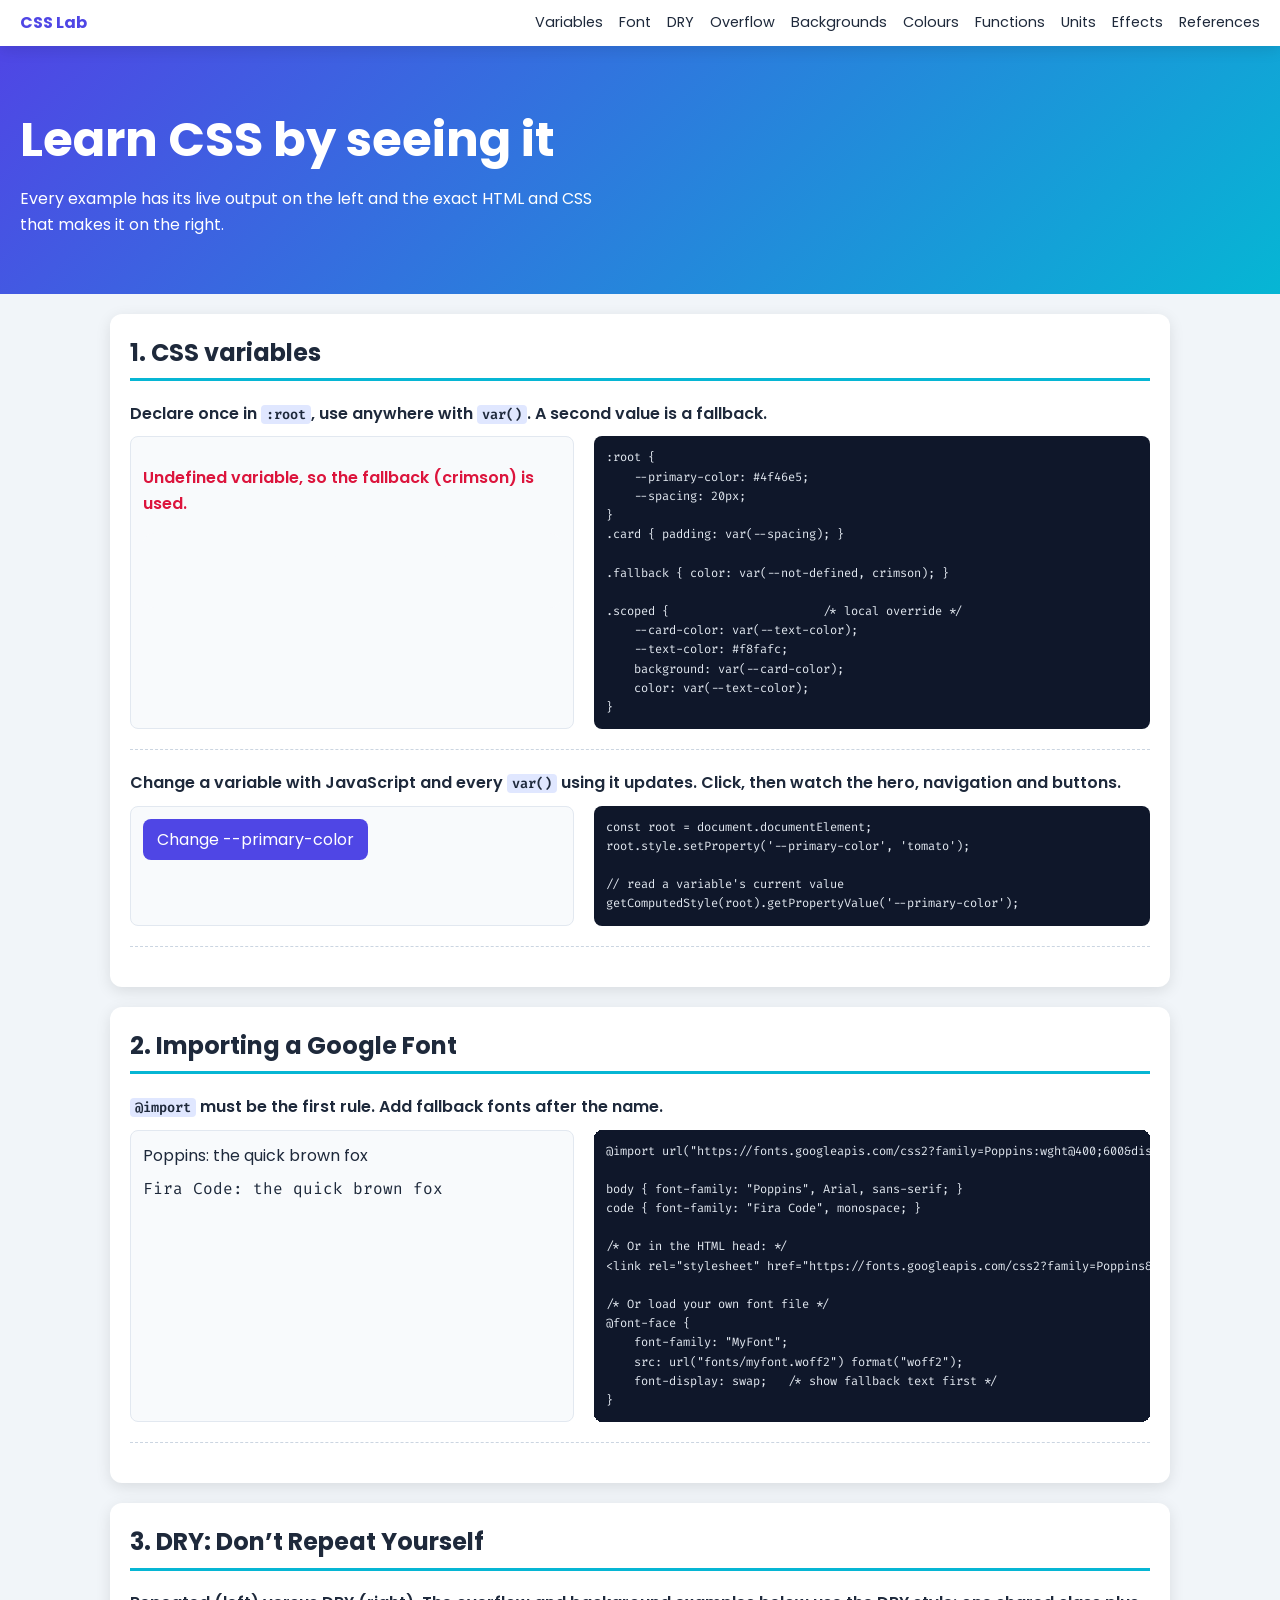
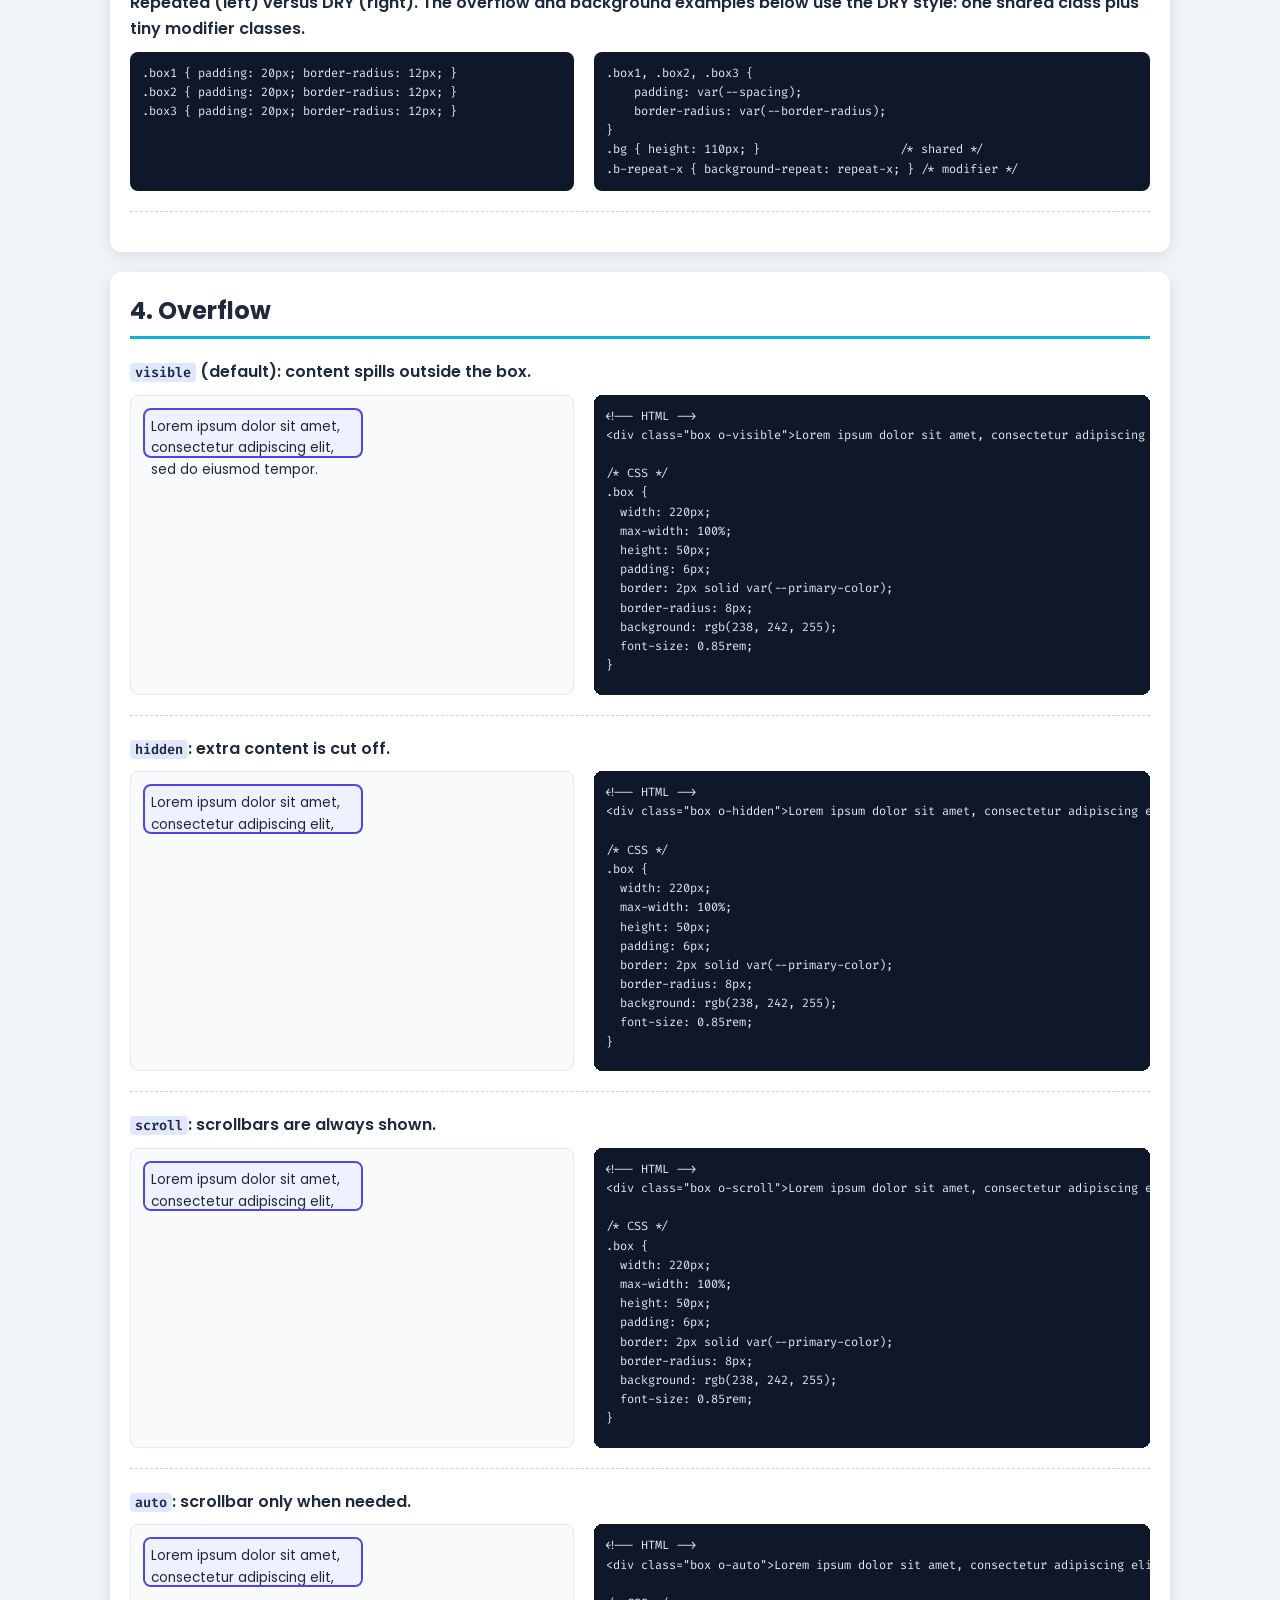
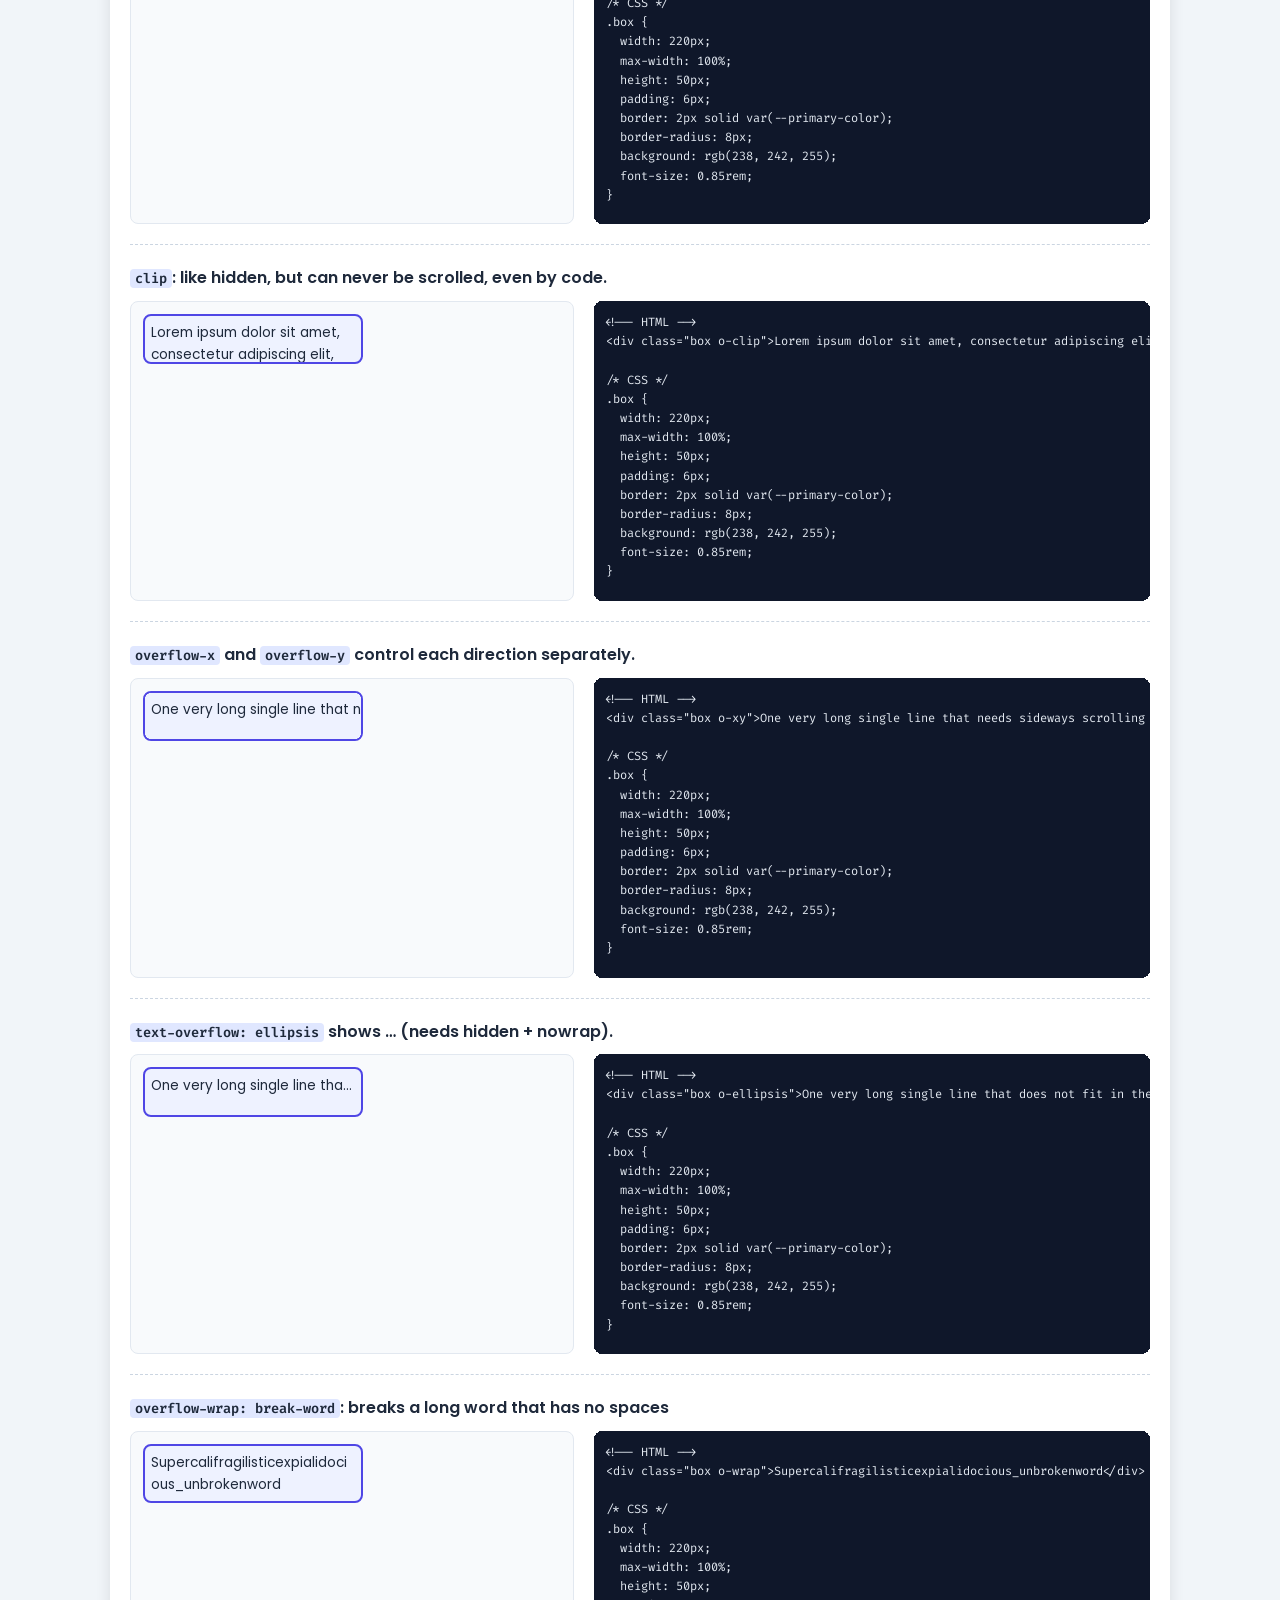
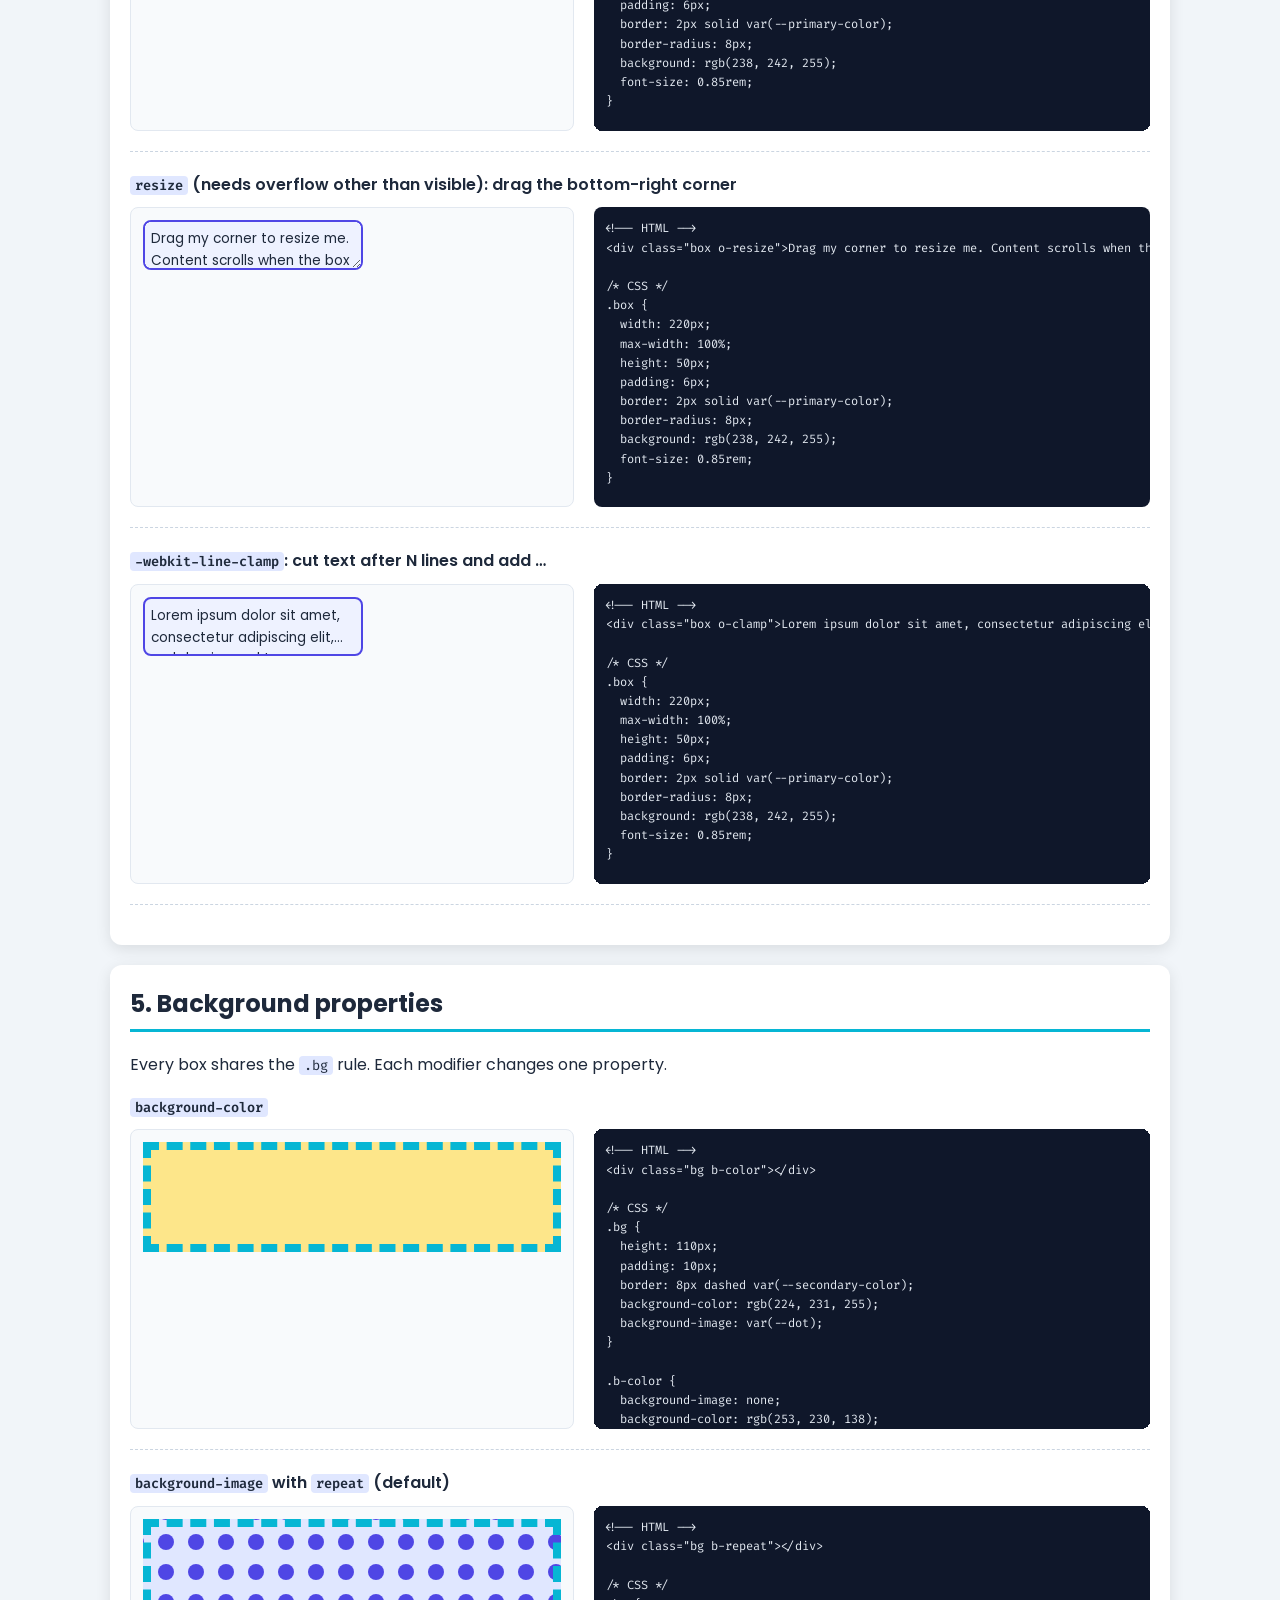
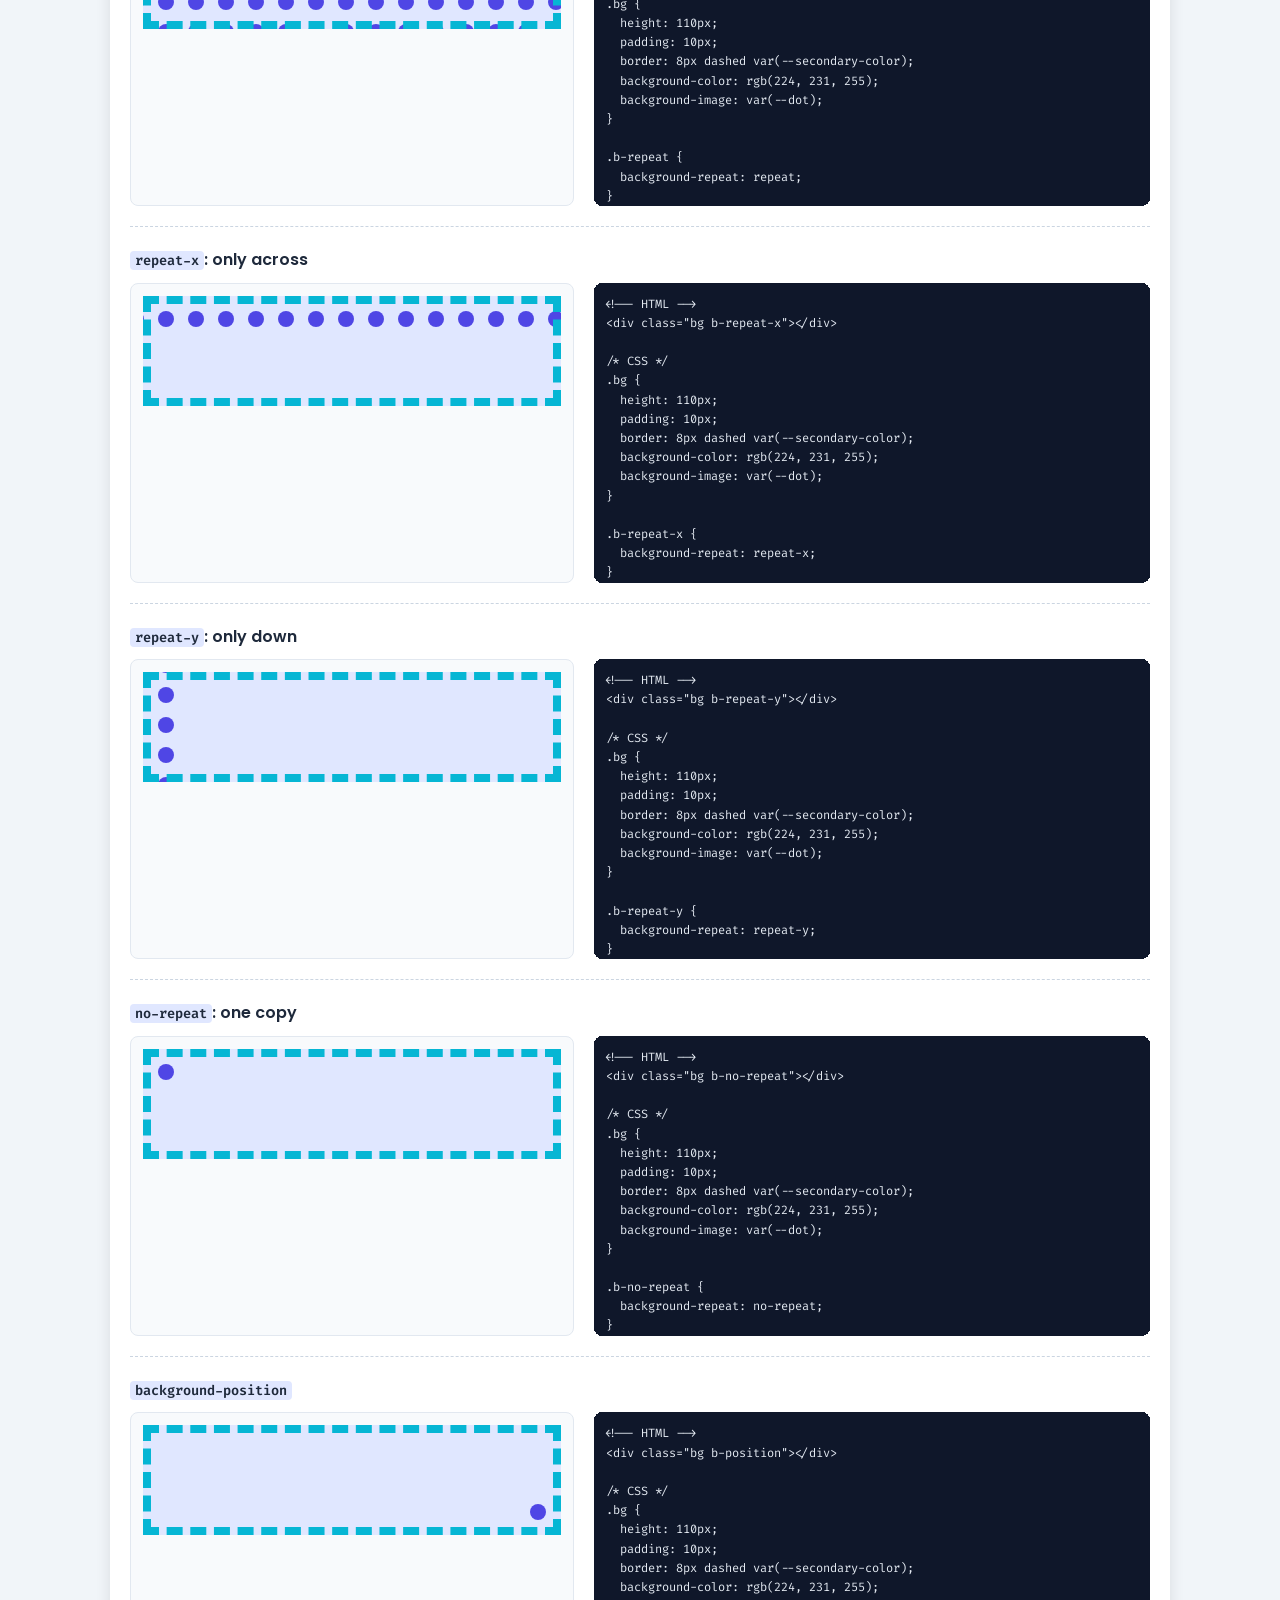
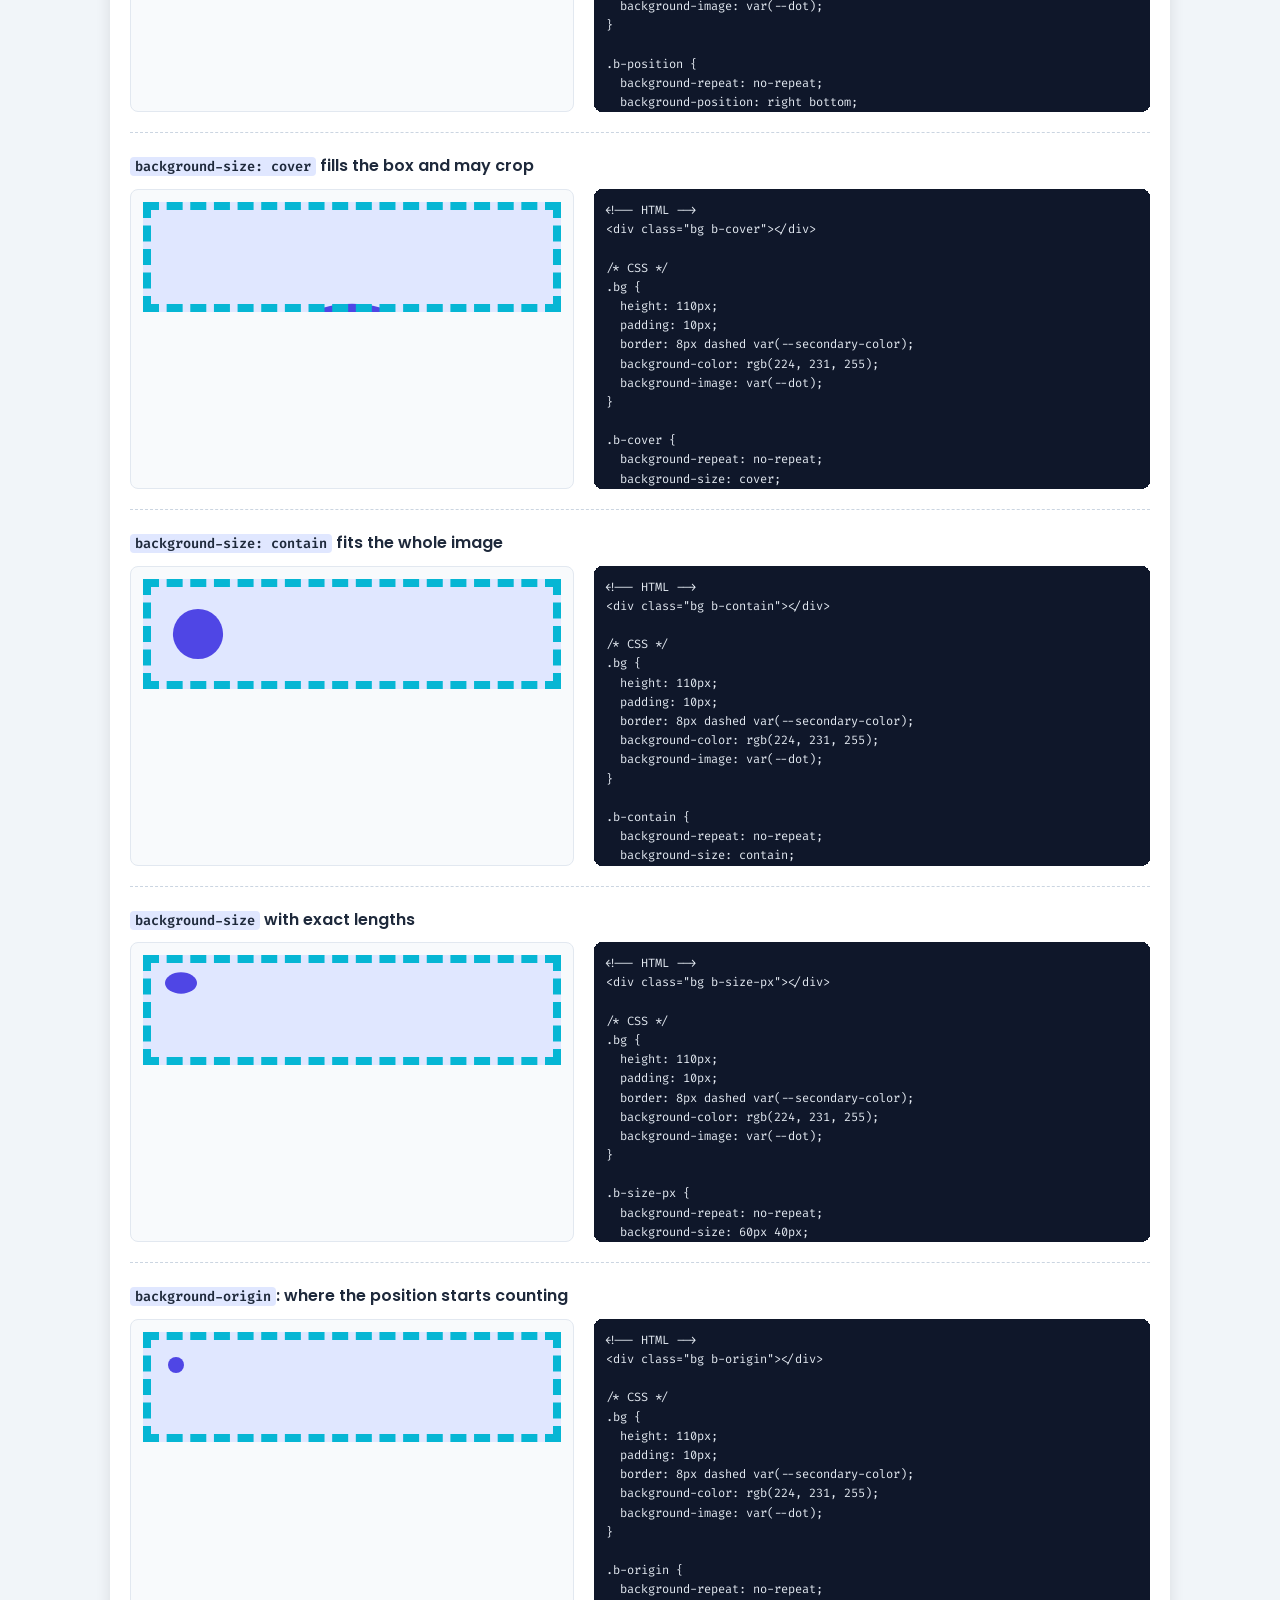
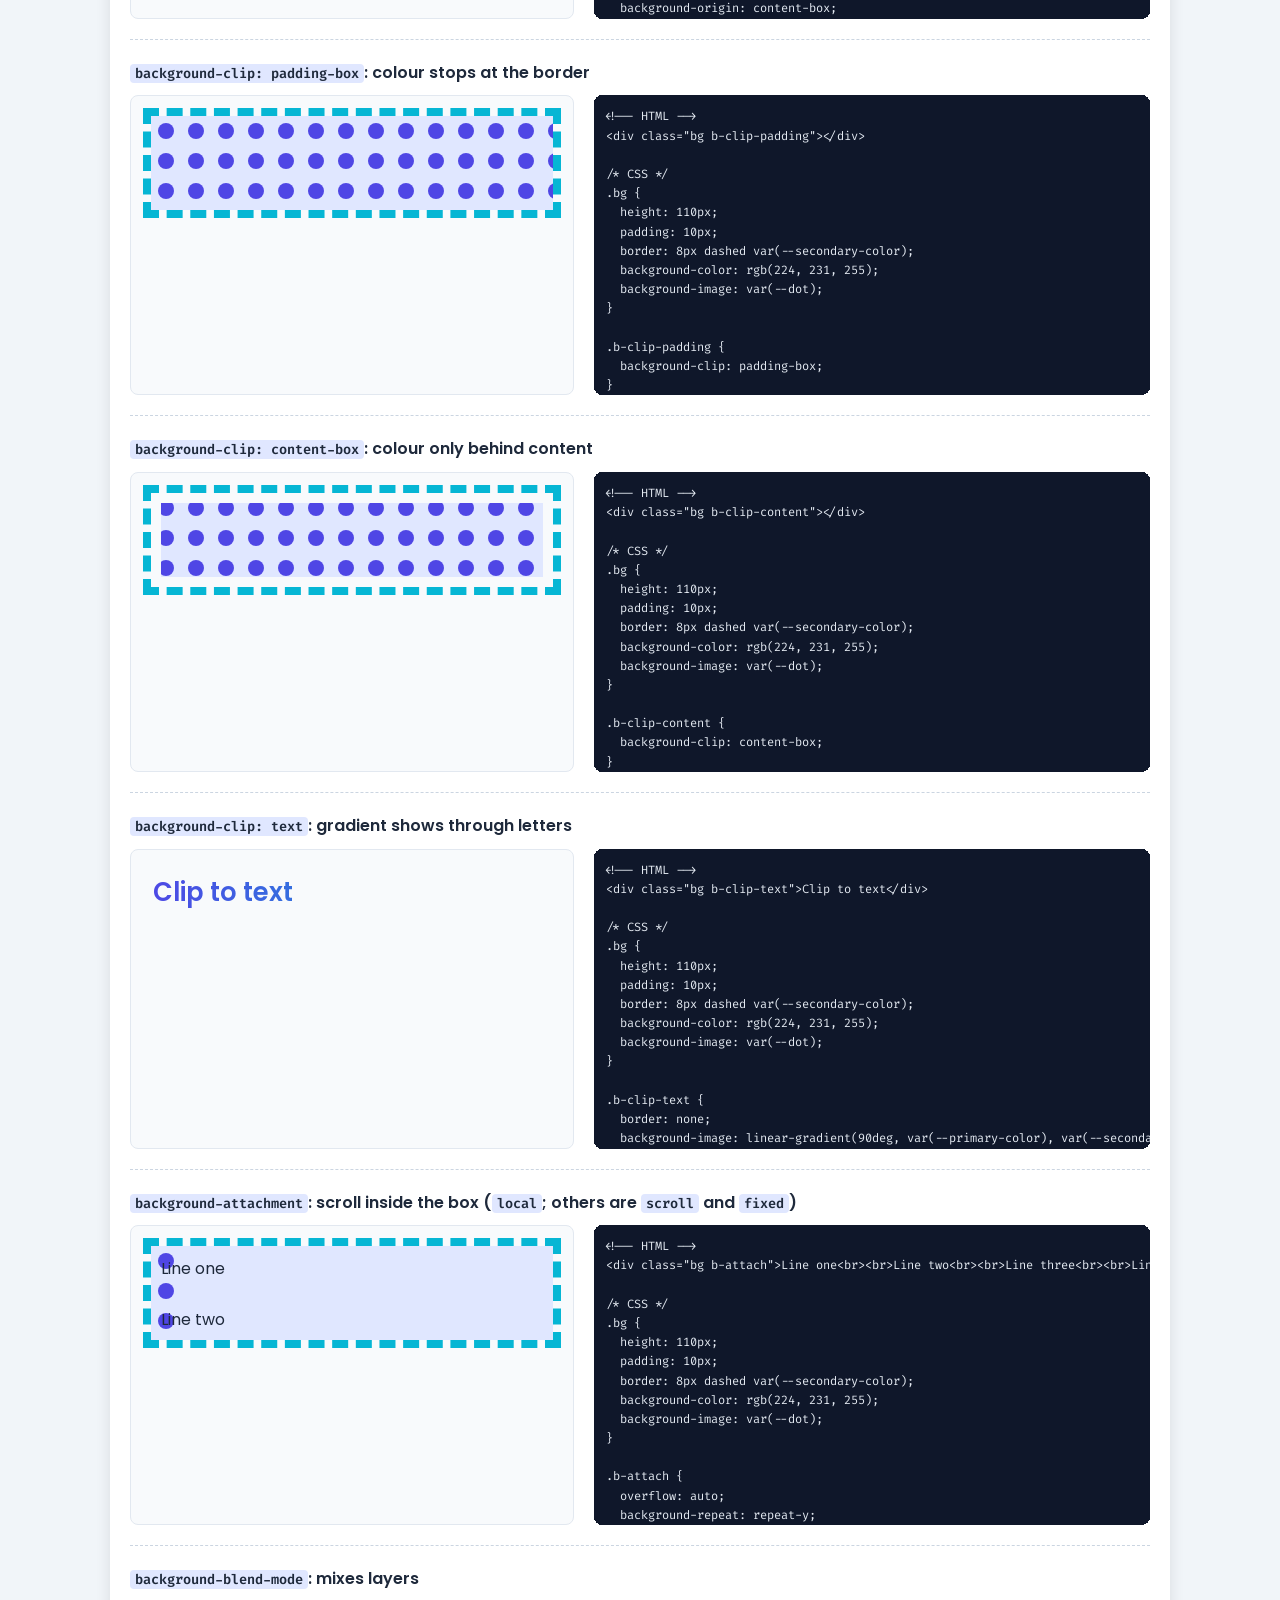
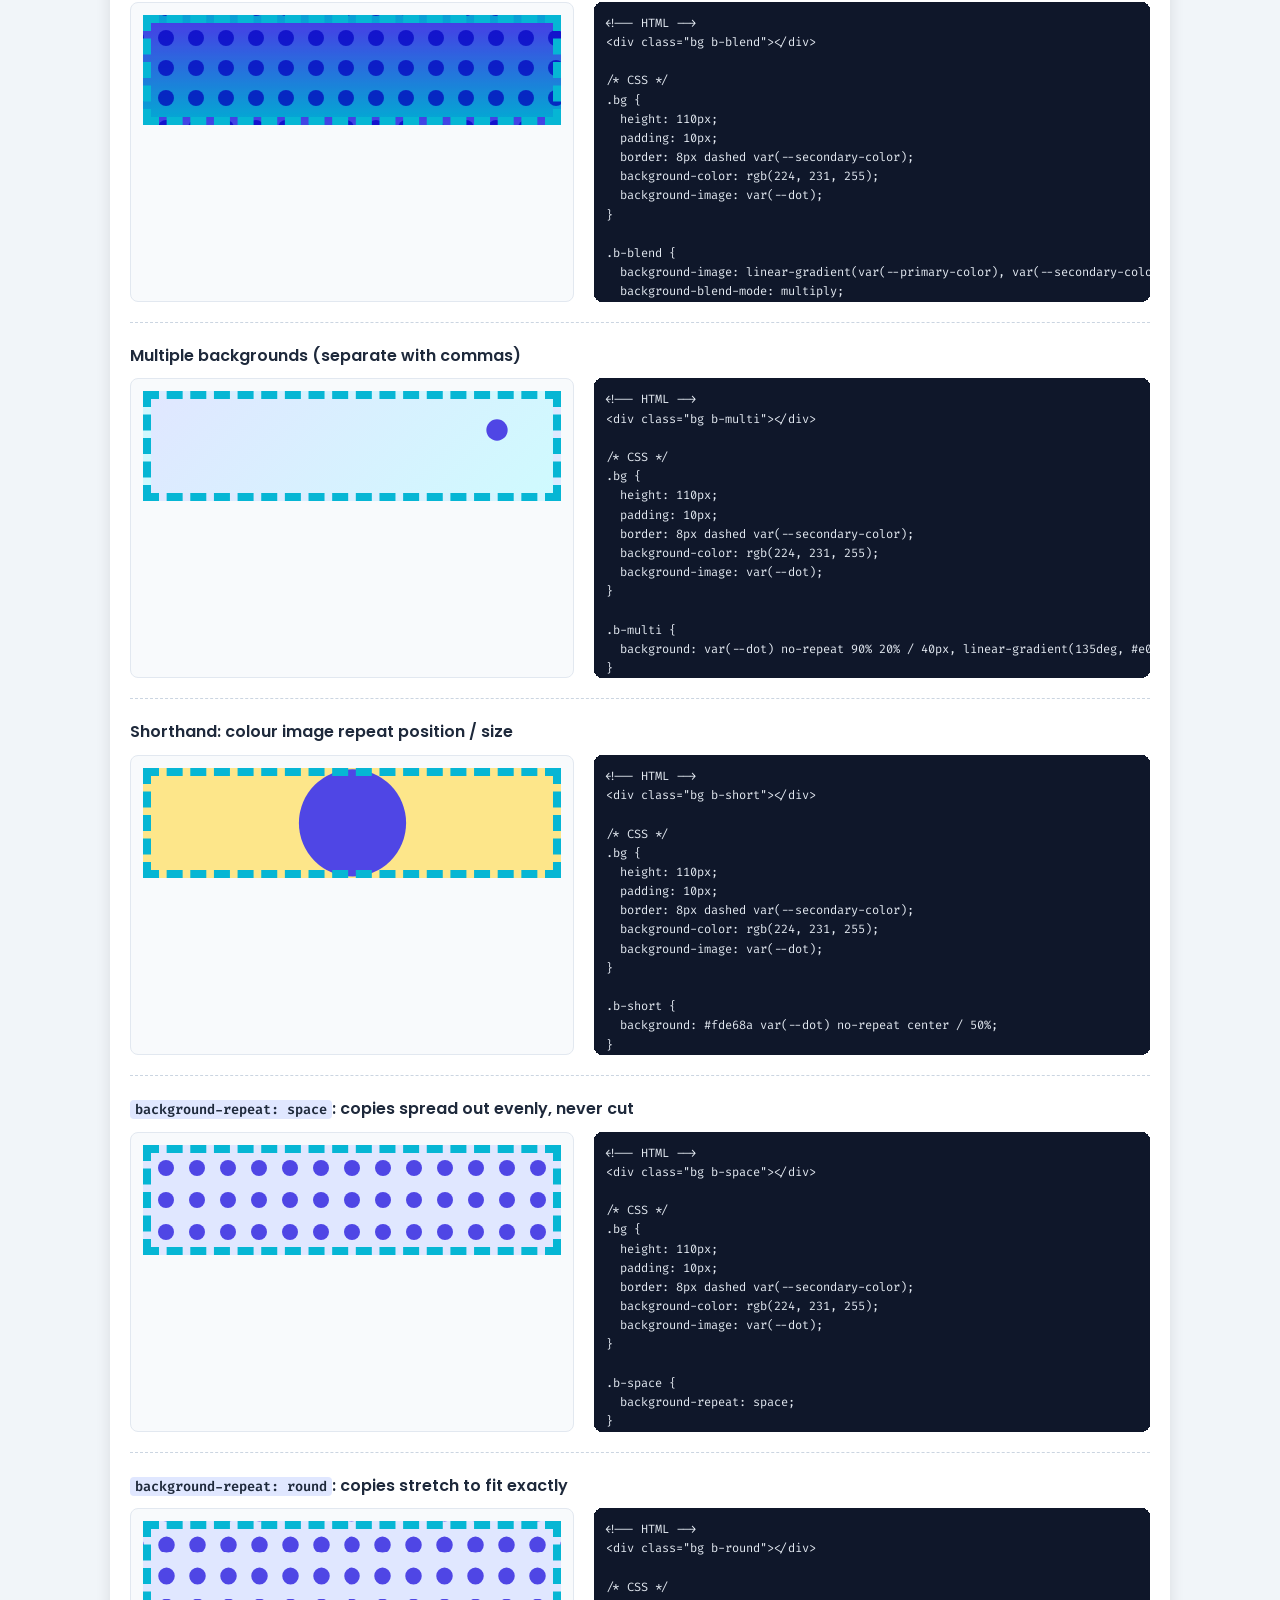
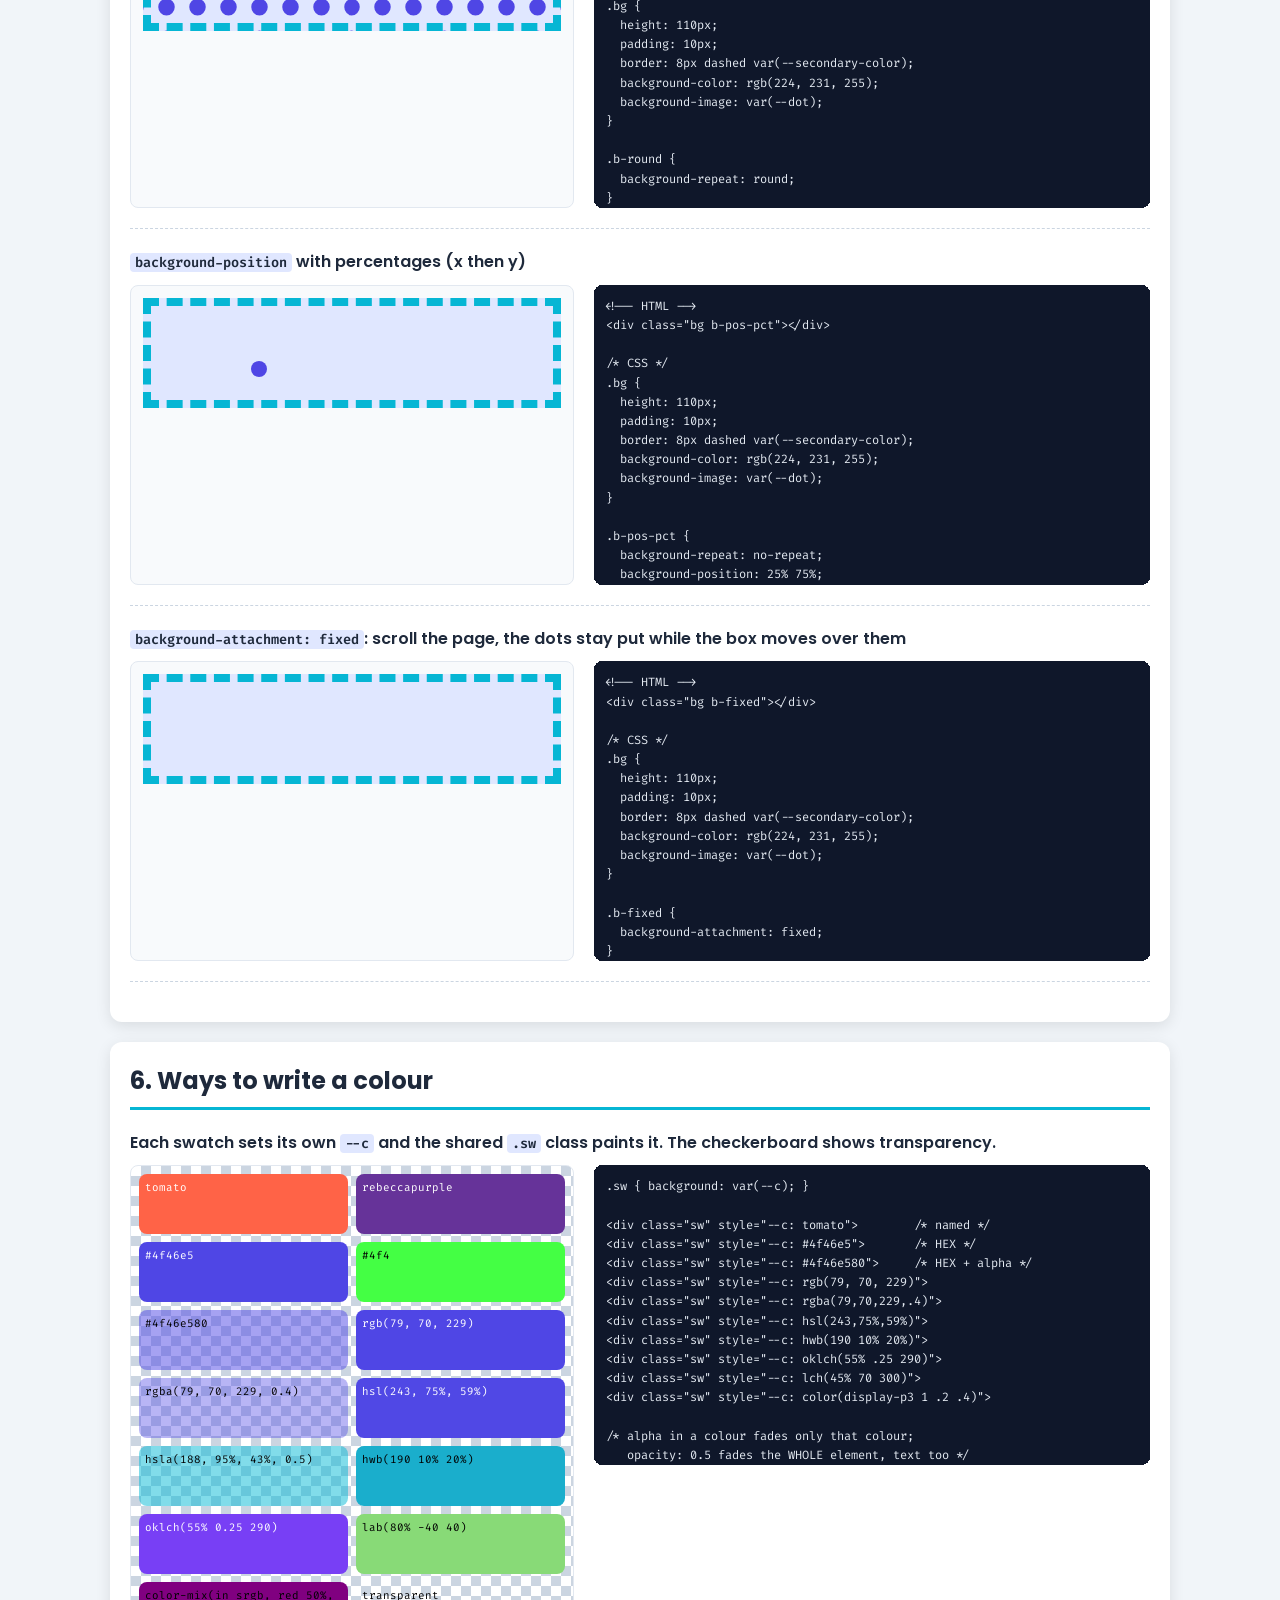
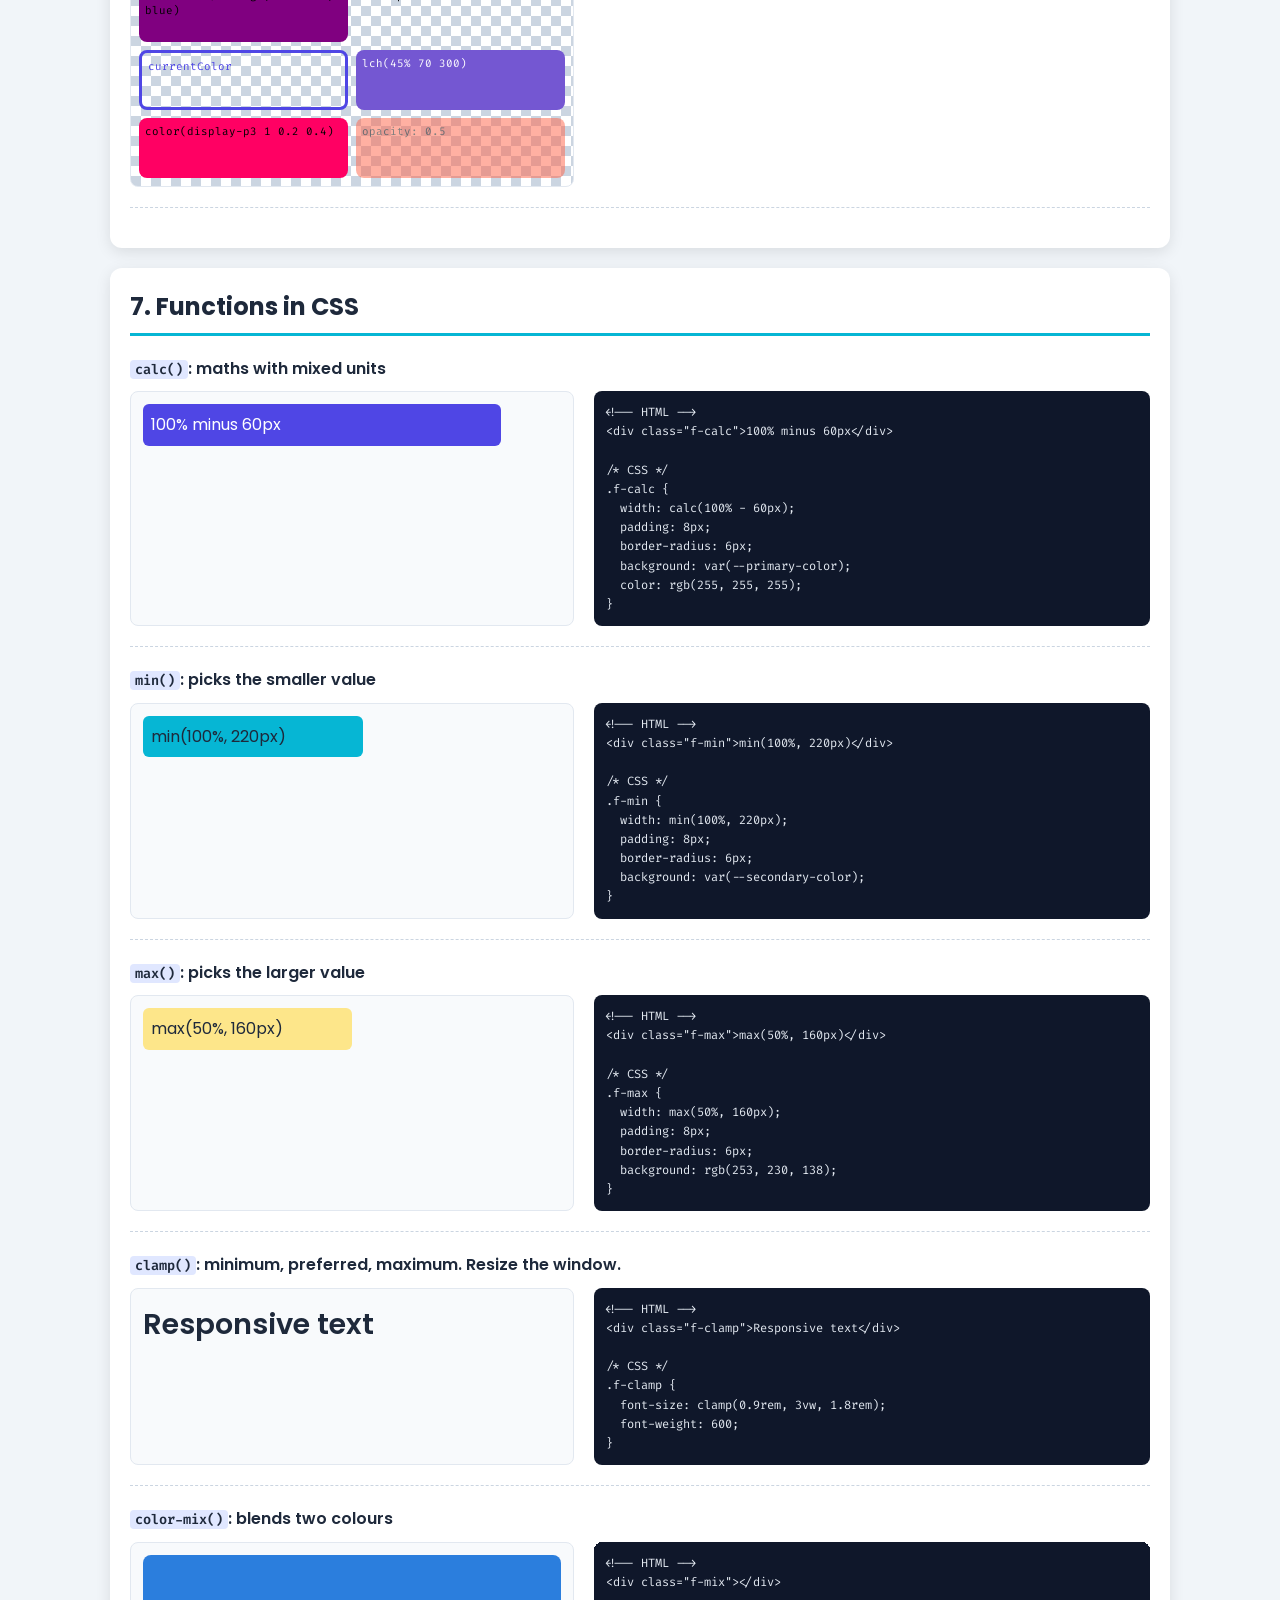
<file: BTech Sem1-2026 Web/Unit 3/cssVariablesBackgroundColors.html>
<!DOCTYPE html>
<html lang="en">
<head>
<meta charset="UTF-8">
<meta name="viewport" content="width=device-width, initial-scale=1">
<meta name="description" content="Learn CSS by seeing the code and its output side by side: overflow, backgrounds, colours, functions, variables and Google Fonts.">
<title>CSS Lab: See the Code, See the Output</title>
<style>
@import url("https://fonts.googleapis.com/css2?family=Poppins:wght@400;600&family=Fira+Code&display=swap");

:root {
    --primary-color: #4f46e5;
    --secondary-color: #06b6d4;
    --background-color: #f1f5f9;
    --text-color: #1e293b;
    --card-color: #ffffff;
    --border-radius: 12px;
    --spacing: 20px;
    --shadow: 0 4px 15px rgba(0, 0, 0, 0.1);
    --dot: url("data:image/svg+xml,%3Csvg xmlns='http://www.w3.org/2000/svg' width='30' height='30'%3E%3Ccircle cx='15' cy='15' r='8' fill='%234f46e5'/%3E%3C/svg%3E");
}

/* ===== PAGE (shared styles, written once) ===== */
* { box-sizing: border-box; }
html { scroll-behavior: smooth; scroll-padding-top: 70px; }
body { margin: 0; font-family: "Poppins", Arial, sans-serif; background: var(--background-color); color: var(--text-color); line-height: 1.6; }
code, pre { font-family: "Fira Code", monospace; }
code { background: #e0e7ff; padding: 1px 5px; border-radius: 4px; font-size: 0.85em; }
.skip { position: absolute; left: -999px; }
.skip:focus { left: 10px; top: 10px; background: #fff; padding: 8px; z-index: 9; }
nav { position: sticky; top: 0; z-index: 5; display: flex; flex-wrap: wrap; gap: 4px 16px; align-items: center; padding: 10px var(--spacing); background: var(--card-color); box-shadow: var(--shadow); }
nav strong { color: var(--primary-color); margin-right: auto; }
nav a { color: var(--text-color); text-decoration: none; font-size: 0.9rem; }
nav a:hover, nav a:focus-visible { color: var(--primary-color); text-decoration: underline; }
.hero { padding: 56px var(--spacing); color: #fff; background: linear-gradient(135deg, var(--primary-color), var(--secondary-color)); }
.hero h1 { margin: 0 0 8px; font-size: clamp(1.8rem, 5vw, 3rem); }
.hero p { max-width: 60ch; margin: 0; }
main { max-width: 1100px; margin: 0 auto; padding: var(--spacing); }
.card { background: var(--card-color); border-radius: var(--border-radius); box-shadow: var(--shadow); padding: var(--spacing); margin-bottom: var(--spacing); }
h2 { margin-top: 0; border-bottom: 3px solid var(--secondary-color); padding-bottom: 6px; }
footer { text-align: center; padding: var(--spacing); font-size: 0.85rem; }

/* ===== DEMO ROW: output on the left, its code on the right ===== */
.demo { display: grid; grid-template-columns: minmax(0, 1fr) minmax(0, 1.25fr); gap: 10px var(--spacing); margin: 0 0 var(--spacing); padding-bottom: var(--spacing); border-bottom: 1px dashed #cbd5e1; }
.demo figcaption { grid-column: 1 / -1; font-weight: 600; }
.out { padding: 12px; background: #f8fafc; border: 1px solid #e2e8f0; border-radius: 8px; min-height: 80px; }
.code { margin: 0; padding: 12px; background: #0f172a; color: #e2e8f0; border-radius: 8px; font-size: 0.75rem; overflow: auto; max-height: 300px; }
@media (max-width: 700px) { .demo { grid-template-columns: 1fr; } }

/* ===== OVERFLOW ===== */
.box { width: 220px; max-width: 100%; height: 50px; padding: 6px; border: 2px solid var(--primary-color); border-radius: 8px; background: #eef2ff; font-size: 0.85rem; }
.o-visible { overflow: visible; }
.o-hidden { overflow: hidden; }
.o-scroll { overflow: scroll; }
.o-auto { overflow: auto; }
.o-clip { overflow: clip; }
.o-xy { overflow-x: auto; overflow-y: hidden; white-space: nowrap; }
.o-ellipsis { overflow: hidden; white-space: nowrap; text-overflow: ellipsis; }

/* ===== BACKGROUNDS (one shared class, one changed property each) ===== */
.bg { height: 110px; padding: 10px; border: 8px dashed var(--secondary-color); background-color: #e0e7ff; background-image: var(--dot); }
.b-color { background-image: none; background-color: #fde68a; }
.b-repeat { background-repeat: repeat; }
.b-repeat-x { background-repeat: repeat-x; }
.b-repeat-y { background-repeat: repeat-y; }
.b-no-repeat { background-repeat: no-repeat; }
.b-position { background-repeat: no-repeat; background-position: right bottom; }
.b-cover { background-repeat: no-repeat; background-size: cover; }
.b-contain { background-repeat: no-repeat; background-size: contain; }
.b-size-px { background-repeat: no-repeat; background-size: 60px 40px; }
.b-origin { background-repeat: no-repeat; background-origin: content-box; }
.b-clip-padding { background-clip: padding-box; }
.b-clip-content { background-clip: content-box; }
.b-clip-text { border: none; background-image: linear-gradient(90deg, var(--primary-color), var(--secondary-color)); background-clip: text; -webkit-background-clip: text; color: transparent; font-size: 1.6rem; font-weight: 600; }
.b-attach { overflow: auto; background-repeat: repeat-y; background-attachment: local; }
.b-blend { background-image: linear-gradient(var(--primary-color), var(--secondary-color)), var(--dot); background-blend-mode: multiply; }
.b-multi { background: var(--dot) no-repeat 90% 20% / 40px, linear-gradient(135deg, #e0e7ff, #cffafe); }
.b-short { background: #fde68a var(--dot) no-repeat center / 50%; }

/* ===== COLOURS ===== */
.checker { padding: 8px; border-radius: 8px; background: repeating-conic-gradient(#cbd5e1 0% 25%, #fff 0% 50%) 0 / 20px 20px; }
.swatches { display: grid; grid-template-columns: repeat(auto-fill, minmax(140px, 1fr)); gap: 8px; }
.sw { height: 60px; padding: 6px; border-radius: 8px; background: var(--c); color: #000; font: 0.68rem "Fira Code", monospace; word-break: break-all; }
.sw.light { color: #fff; }
.sw-current { color: var(--primary-color); border: 3px solid currentColor; background: none; }

/* ===== FUNCTIONS ===== */
.f-calc { width: calc(100% - 60px); padding: 8px; border-radius: 6px; background: var(--primary-color); color: #fff; }
.f-min { width: min(100%, 220px); padding: 8px; border-radius: 6px; background: var(--secondary-color); }
.f-max { width: max(50%, 160px); padding: 8px; border-radius: 6px; background: #fde68a; }
.f-clamp { font-size: clamp(0.9rem, 3vw, 1.8rem); font-weight: 600; }
.f-mix { height: 60px; border-radius: 8px; background: color-mix(in srgb, var(--primary-color) 50%, var(--secondary-color)); }
.t-rotate { padding: 14px; border-radius: 8px; background: #fecaca; text-align: center; transform: rotate(-4deg) scale(1.05); }
.g { height: 70px; border-radius: 8px; }
.g-linear { background: linear-gradient(to right, var(--primary-color), var(--secondary-color)); }
.g-radial { background: radial-gradient(circle, #fde68a, #f97316); }
.g-conic { background: conic-gradient(red, yellow, lime, aqua, blue, magenta, red); }
.g-repeat { background: repeating-linear-gradient(45deg, var(--primary-color) 0 10px, #fff 10px 20px); }

/* ===== VARIABLE SCOPE ===== */
.scoped { --card-color: var(--text-color); --text-color: #f8fafc; padding: 12px; border-radius: var(--border-radius); background: var(--card-color); color: var(--text-color); }
.fallback { color: var(--not-defined, crimson); font-weight: 600; }

/* ===== EXTRA: OVERFLOW / BACKGROUNDS ===== */
.o-wrap { height: auto; overflow-wrap: break-word; }
.o-resize { overflow: auto; resize: both; }
.o-clamp { height: auto; display: -webkit-box; -webkit-line-clamp: 2; -webkit-box-orient: vertical; overflow: hidden; }
.b-space { background-repeat: space; }
.b-round { background-repeat: round; }
.b-pos-pct { background-repeat: no-repeat; background-position: 25% 75%; }
.b-fixed { background-attachment: fixed; }

/* ===== EXTRA: FUNCTIONS ===== */
.t-move { width: 120px; padding: 10px; border-radius: 8px; background: #bbf7d0; transform: translate(20px, 8px) skew(-10deg); }
.fx { height: 70px; border-radius: 8px; background: conic-gradient(red, yellow, lime, aqua, blue, magenta, red); }
.fx-filter { filter: blur(1.5px) hue-rotate(90deg) saturate(2); }
.fx-gray { filter: grayscale(100%) brightness(1.1); }
.fx-shadow { width: 90px; height: 60px; border-radius: 10px; background: var(--primary-color); filter: drop-shadow(8px 8px 4px rgba(0, 0, 0, 0.4)); }
.tip::after { content: " (" attr(data-tip) ")"; color: var(--primary-color); }
.cnt { margin: 0; padding: 0; list-style: none; counter-reset: item; }
.cnt li { counter-increment: item; }
.cnt li::before { content: counter(item) ". "; font-weight: 600; color: var(--primary-color); }
.pc { margin: 0; padding: 0; list-style: none; }
.pc li { padding: 6px 10px; }
.pc li:nth-child(odd) { background: #e0e7ff; }
.pc li:not(:last-child) { border-bottom: 1px solid var(--secondary-color); }
.ease { width: 70px; padding: 8px; border-radius: 8px; background: var(--secondary-color); text-align: center; transition: transform 0.7s cubic-bezier(0.68, -0.55, 0.27, 1.55); }
.ease:hover { transform: translateX(160px); }
.grid3 { display: grid; grid-template-columns: repeat(3, 1fr); gap: 8px; }
.cell { padding: 10px; border-radius: 8px; background: #c7d2fe; text-align: center; }

/* ===== EXTRA: UNITS, EFFECTS, LAYOUT ===== */
.bar { margin: 4px 0; padding: 4px 8px; border-radius: 6px; background: var(--secondary-color); color: #fff; font-size: 0.8rem; white-space: nowrap; overflow: hidden; }
.u-px { width: 120px; }
.u-pct { width: 50%; }
.u-rem { width: 10rem; }
.u-vw { width: 20vw; }
.u-ch { width: 20ch; }
.shadow { padding: 16px; border-radius: var(--border-radius); background: #fff; font-size: 1.3rem; font-weight: 600; box-shadow: 6px 6px 0 var(--secondary-color), 0 8px 20px rgba(0, 0, 0, 0.2); text-shadow: 2px 2px 3px rgba(79, 70, 229, 0.5); }
.flex { display: flex; justify-content: space-between; align-items: center; gap: 8px; }
.flex > div { padding: 10px 14px; border-radius: 8px; background: #c7d2fe; }
.pos-wrap { position: relative; height: 90px; border-radius: 8px; background: #e0e7ff; }
.pos-abs { position: absolute; right: 8px; bottom: 8px; padding: 6px 10px; border-radius: 6px; background: var(--primary-color); color: #fff; }
.btn { padding: 8px 14px; border: 0; border-radius: 8px; background: var(--primary-color); color: #fff; font: inherit; cursor: pointer; }
.spin { width: 50px; height: 50px; border-radius: 10px; background: var(--primary-color); animation: spin 2s linear infinite; }
@keyframes spin { to { transform: rotate(360deg); } }
.mq { padding: 12px; border-radius: 8px; background: #bbf7d0; }
@media (max-width: 700px) { .mq { background: #fecaca; } }
@media (prefers-reduced-motion: reduce) { .spin { animation: none; } }

/* ===== REFERENCES ===== */
.refs { display: grid; grid-template-columns: repeat(auto-fit, minmax(260px, 1fr)); gap: var(--spacing); }
.refs h3 { margin-top: 0; }
.refs ul { margin: 0; padding-left: 1.2em; }
.refs li { margin-bottom: 6px; }
.refs a { color: var(--primary-color); }
.refs a:focus-visible { outline: 3px solid var(--secondary-color); outline-offset: 2px; }
</style>
</head>
<body>
<a class="skip" href="#main">Skip to content</a>
<nav aria-label="Main">
    <strong>CSS Lab</strong>
    <a href="#variables">Variables</a><a href="#font">Font</a><a href="#dry">DRY</a><a href="#overflow">Overflow</a><a href="#backgrounds">Backgrounds</a><a href="#colours">Colours</a><a href="#functions">Functions</a><a href="#units">Units</a><a href="#effects">Effects</a><a href="#references">References</a>
</nav>
<header class="hero">
    <h1>Learn CSS by seeing it</h1>
    <p>Every example has its live output on the left and the exact HTML and CSS that makes it on the right.</p>
</header>

<main id="main">

<section class="card" id="variables" aria-labelledby="h-var">
    <h2 id="h-var">1. CSS variables</h2>
    <figure class="demo">
        <figcaption>Declare once in <code>:root</code>, use anywhere with <code>var()</code>. A second value is a fallback.</figcaption>
        <div class="out">
            <p class="fallback">Undefined variable, so the fallback (crimson) is used.</p>
            <div class="scoped">Scope: this box redefines two variables only inside itself.</div>
        </div>
<pre class="code">:root {
    --primary-color: #4f46e5;
    --spacing: 20px;
}
.card { padding: var(--spacing); }

.fallback { color: var(--not-defined, crimson); }

.scoped {                      /* local override */
    --card-color: var(--text-color);
    --text-color: #f8fafc;
    background: var(--card-color);
    color: var(--text-color);
}</pre>
    </figure>
    <figure class="demo">
        <figcaption>Change a variable with JavaScript and every <code>var()</code> using it updates. Click, then watch the hero, navigation and buttons.</figcaption>
        <div class="out"><button class="btn" id="themeBtn">Change --primary-color</button></div>
<pre class="code">const root = document.documentElement;
root.style.setProperty('--primary-color', 'tomato');

// read a variable's current value
getComputedStyle(root).getPropertyValue('--primary-color');</pre>
    </figure>
</section>

<section class="card" id="font" aria-labelledby="h-font">
    <h2 id="h-font">2. Importing a Google Font</h2>
    <figure class="demo">
        <figcaption><code>@import</code> must be the first rule. Add fallback fonts after the name.</figcaption>
        <div class="out">
            <p style="font-family:'Poppins',Arial,sans-serif;margin:0">Poppins: the quick brown fox</p>
            <p style="font-family:'Fira Code',monospace;margin:8px 0 0">Fira Code: the quick brown fox</p>
        </div>
<pre class="code">@import url("https://fonts.googleapis.com/css2?family=Poppins:wght@400;600&amp;display=swap");

body { font-family: "Poppins", Arial, sans-serif; }
code { font-family: "Fira Code", monospace; }

/* Or in the HTML head: */
&lt;link rel="stylesheet" href="https://fonts.googleapis.com/css2?family=Poppins&amp;display=swap"&gt;

/* Or load your own font file */
@font-face {
    font-family: "MyFont";
    src: url("fonts/myfont.woff2") format("woff2");
    font-display: swap;   /* show fallback text first */
}</pre>
    </figure>
</section>

<section class="card" id="dry" aria-labelledby="h-dry">
    <h2 id="h-dry">3. DRY: Don&rsquo;t Repeat Yourself</h2>
    <figure class="demo">
        <figcaption>Repeated (left) versus DRY (right). The overflow and background examples below use the DRY style: one shared class plus tiny modifier classes.</figcaption>
<pre class="code">.box1 { padding: 20px; border-radius: 12px; }
.box2 { padding: 20px; border-radius: 12px; }
.box3 { padding: 20px; border-radius: 12px; }</pre>
<pre class="code">.box1, .box2, .box3 {
    padding: var(--spacing);
    border-radius: var(--border-radius);
}
.bg { height: 110px; }                    /* shared */
.b-repeat-x { background-repeat: repeat-x; } /* modifier */</pre>
    </figure>
</section>

<section class="card" id="overflow" aria-labelledby="h-over">
    <h2 id="h-over">4. Overflow</h2>
    <figure class="demo"><figcaption><code>visible</code> (default): content spills outside the box.</figcaption>
        <div class="out"><div class="box o-visible">Lorem ipsum dolor sit amet, consectetur adipiscing elit, sed do eiusmod tempor.</div></div><pre class="code"></pre></figure>
    <figure class="demo"><figcaption><code>hidden</code>: extra content is cut off.</figcaption>
        <div class="out"><div class="box o-hidden">Lorem ipsum dolor sit amet, consectetur adipiscing elit, sed do eiusmod tempor.</div></div><pre class="code"></pre></figure>
    <figure class="demo"><figcaption><code>scroll</code>: scrollbars are always shown.</figcaption>
        <div class="out"><div class="box o-scroll">Lorem ipsum dolor sit amet, consectetur adipiscing elit, sed do eiusmod tempor.</div></div><pre class="code"></pre></figure>
    <figure class="demo"><figcaption><code>auto</code>: scrollbar only when needed.</figcaption>
        <div class="out"><div class="box o-auto">Lorem ipsum dolor sit amet, consectetur adipiscing elit, sed do eiusmod tempor.</div></div><pre class="code"></pre></figure>
    <figure class="demo"><figcaption><code>clip</code>: like hidden, but can never be scrolled, even by code.</figcaption>
        <div class="out"><div class="box o-clip">Lorem ipsum dolor sit amet, consectetur adipiscing elit, sed do eiusmod tempor.</div></div><pre class="code"></pre></figure>
    <figure class="demo"><figcaption><code>overflow-x</code> and <code>overflow-y</code> control each direction separately.</figcaption>
        <div class="out"><div class="box o-xy">One very long single line that needs sideways scrolling to read it all.</div></div><pre class="code"></pre></figure>
    <figure class="demo"><figcaption><code>text-overflow: ellipsis</code> shows &hellip; (needs hidden + nowrap).</figcaption>
        <div class="out"><div class="box o-ellipsis">One very long single line that does not fit in the box.</div></div><pre class="code"></pre></figure>
    <figure class="demo"><figcaption><code>overflow-wrap: break-word</code>: breaks a long word that has no spaces</figcaption><div class="out"><div class="box o-wrap">Supercalifragilisticexpialidocious_unbrokenword</div></div><pre class="code"></pre></figure>
    <figure class="demo"><figcaption><code>resize</code> (needs overflow other than visible): drag the bottom-right corner</figcaption><div class="out"><div class="box o-resize">Drag my corner to resize me. Content scrolls when the box gets small.</div></div><pre class="code"></pre></figure>
    <figure class="demo"><figcaption><code>-webkit-line-clamp</code>: cut text after N lines and add &hellip;</figcaption><div class="out"><div class="box o-clamp">Lorem ipsum dolor sit amet, consectetur adipiscing elit, sed do eiusmod tempor incididunt ut labore.</div></div><pre class="code"></pre></figure>
</section>

<section class="card" id="backgrounds" aria-labelledby="h-bg">
    <h2 id="h-bg">5. Background properties</h2>
    <p>Every box shares the <code>.bg</code> rule. Each modifier changes one property.</p>
    <figure class="demo"><figcaption><code>background-color</code></figcaption><div class="out"><div class="bg b-color"></div></div><pre class="code"></pre></figure>
    <figure class="demo"><figcaption><code>background-image</code> with <code>repeat</code> (default)</figcaption><div class="out"><div class="bg b-repeat"></div></div><pre class="code"></pre></figure>
    <figure class="demo"><figcaption><code>repeat-x</code>: only across</figcaption><div class="out"><div class="bg b-repeat-x"></div></div><pre class="code"></pre></figure>
    <figure class="demo"><figcaption><code>repeat-y</code>: only down</figcaption><div class="out"><div class="bg b-repeat-y"></div></div><pre class="code"></pre></figure>
    <figure class="demo"><figcaption><code>no-repeat</code>: one copy</figcaption><div class="out"><div class="bg b-no-repeat"></div></div><pre class="code"></pre></figure>
    <figure class="demo"><figcaption><code>background-position</code></figcaption><div class="out"><div class="bg b-position"></div></div><pre class="code"></pre></figure>
    <figure class="demo"><figcaption><code>background-size: cover</code> fills the box and may crop</figcaption><div class="out"><div class="bg b-cover"></div></div><pre class="code"></pre></figure>
    <figure class="demo"><figcaption><code>background-size: contain</code> fits the whole image</figcaption><div class="out"><div class="bg b-contain"></div></div><pre class="code"></pre></figure>
    <figure class="demo"><figcaption><code>background-size</code> with exact lengths</figcaption><div class="out"><div class="bg b-size-px"></div></div><pre class="code"></pre></figure>
    <figure class="demo"><figcaption><code>background-origin</code>: where the position starts counting</figcaption><div class="out"><div class="bg b-origin"></div></div><pre class="code"></pre></figure>
    <figure class="demo"><figcaption><code>background-clip: padding-box</code>: colour stops at the border</figcaption><div class="out"><div class="bg b-clip-padding"></div></div><pre class="code"></pre></figure>
    <figure class="demo"><figcaption><code>background-clip: content-box</code>: colour only behind content</figcaption><div class="out"><div class="bg b-clip-content"></div></div><pre class="code"></pre></figure>
    <figure class="demo"><figcaption><code>background-clip: text</code>: gradient shows through letters</figcaption><div class="out"><div class="bg b-clip-text">Clip to text</div></div><pre class="code"></pre></figure>
    <figure class="demo"><figcaption><code>background-attachment</code>: scroll inside the box (<code>local</code>; others are <code>scroll</code> and <code>fixed</code>)</figcaption><div class="out"><div class="bg b-attach">Line one<br><br>Line two<br><br>Line three<br><br>Line four<br><br>The end</div></div><pre class="code"></pre></figure>
    <figure class="demo"><figcaption><code>background-blend-mode</code>: mixes layers</figcaption><div class="out"><div class="bg b-blend"></div></div><pre class="code"></pre></figure>
    <figure class="demo"><figcaption>Multiple backgrounds (separate with commas)</figcaption><div class="out"><div class="bg b-multi"></div></div><pre class="code"></pre></figure>
    <figure class="demo"><figcaption>Shorthand: colour image repeat position / size</figcaption><div class="out"><div class="bg b-short"></div></div><pre class="code"></pre></figure>
    <figure class="demo"><figcaption><code>background-repeat: space</code>: copies spread out evenly, never cut</figcaption><div class="out"><div class="bg b-space"></div></div><pre class="code"></pre></figure>
    <figure class="demo"><figcaption><code>background-repeat: round</code>: copies stretch to fit exactly</figcaption><div class="out"><div class="bg b-round"></div></div><pre class="code"></pre></figure>
    <figure class="demo"><figcaption><code>background-position</code> with percentages (x then y)</figcaption><div class="out"><div class="bg b-pos-pct"></div></div><pre class="code"></pre></figure>
    <figure class="demo"><figcaption><code>background-attachment: fixed</code>: scroll the page, the dots stay put while the box moves over them</figcaption><div class="out"><div class="bg b-fixed"></div></div><pre class="code"></pre></figure>
</section>

<section class="card" id="colours" aria-labelledby="h-col">
    <h2 id="h-col">6. Ways to write a colour</h2>
    <figure class="demo">
        <figcaption>Each swatch sets its own <code>--c</code> and the shared <code>.sw</code> class paints it. The checkerboard shows transparency.</figcaption>
        <div class="out checker"><div class="swatches">
            <div class="sw light" style="--c:tomato">tomato</div>
            <div class="sw light" style="--c:rebeccapurple">rebeccapurple</div>
            <div class="sw light" style="--c:#4f46e5">#4f46e5</div>
            <div class="sw" style="--c:#4f4">#4f4</div>
            <div class="sw" style="--c:#4f46e580">#4f46e580</div>
            <div class="sw light" style="--c:rgb(79, 70, 229)">rgb(79, 70, 229)</div>
            <div class="sw" style="--c:rgba(79, 70, 229, 0.4)">rgba(79, 70, 229, 0.4)</div>
            <div class="sw light" style="--c:hsl(243, 75%, 59%)">hsl(243, 75%, 59%)</div>
            <div class="sw" style="--c:hsla(188, 95%, 43%, 0.5)">hsla(188, 95%, 43%, 0.5)</div>
            <div class="sw" style="--c:hwb(190 10% 20%)">hwb(190 10% 20%)</div>
            <div class="sw light" style="--c:oklch(55% 0.25 290)">oklch(55% 0.25 290)</div>
            <div class="sw" style="--c:lab(80% -40 40)">lab(80% -40 40)</div>
            <div class="sw" style="--c:color-mix(in srgb, red 50%, blue)">color-mix(in srgb, red 50%, blue)</div>
            <div class="sw" style="--c:transparent">transparent</div>
            <div class="sw sw-current">currentColor</div>
            <div class="sw light" style="--c:lch(45% 70 300)">lch(45% 70 300)</div>
            <div class="sw" style="--c:color(display-p3 1 0.2 0.4)">color(display-p3 1 0.2 0.4)</div>
            <div class="sw" style="--c:tomato;opacity:0.5">opacity: 0.5</div>
        </div></div>
<pre class="code">.sw { background: var(--c); }

&lt;div class="sw" style="--c: tomato"&gt;        /* named */
&lt;div class="sw" style="--c: #4f46e5"&gt;       /* HEX */
&lt;div class="sw" style="--c: #4f46e580"&gt;     /* HEX + alpha */
&lt;div class="sw" style="--c: rgb(79, 70, 229)"&gt;
&lt;div class="sw" style="--c: rgba(79,70,229,.4)"&gt;
&lt;div class="sw" style="--c: hsl(243,75%,59%)"&gt;
&lt;div class="sw" style="--c: hwb(190 10% 20%)"&gt;
&lt;div class="sw" style="--c: oklch(55% .25 290)"&gt;
&lt;div class="sw" style="--c: lch(45% 70 300)"&gt;
&lt;div class="sw" style="--c: color(display-p3 1 .2 .4)"&gt;

/* alpha in a colour fades only that colour;
   opacity: 0.5 fades the WHOLE element, text too */
&lt;div class="sw" style="--c: tomato; opacity: 0.5"&gt;
/* accent-color: var(--primary-color) colours checkboxes and radios */

/* rgb: 0-255 per channel | hsl: hue 0-360,
   saturation %, lightness % | a = alpha 0 to 1 */
.sw-current { color: var(--primary-color);
              border: 3px solid currentColor; }</pre>
    </figure>
</section>

<section class="card" id="functions" aria-labelledby="h-fn">
    <h2 id="h-fn">7. Functions in CSS</h2>
    <figure class="demo"><figcaption><code>calc()</code>: maths with mixed units</figcaption><div class="out"><div class="f-calc">100% minus 60px</div></div><pre class="code"></pre></figure>
    <figure class="demo"><figcaption><code>min()</code>: picks the smaller value</figcaption><div class="out"><div class="f-min">min(100%, 220px)</div></div><pre class="code"></pre></figure>
    <figure class="demo"><figcaption><code>max()</code>: picks the larger value</figcaption><div class="out"><div class="f-max">max(50%, 160px)</div></div><pre class="code"></pre></figure>
    <figure class="demo"><figcaption><code>clamp()</code>: minimum, preferred, maximum. Resize the window.</figcaption><div class="out"><div class="f-clamp">Responsive text</div></div><pre class="code"></pre></figure>
    <figure class="demo"><figcaption><code>color-mix()</code>: blends two colours</figcaption><div class="out"><div class="f-mix"></div></div><pre class="code"></pre></figure>
    <figure class="demo"><figcaption><code>rotate()</code> and <code>scale()</code> inside <code>transform</code></figcaption><div class="out"><div class="t-rotate">Tilted</div></div><pre class="code"></pre></figure>
    <figure class="demo"><figcaption><code>linear-gradient()</code></figcaption><div class="out"><div class="g g-linear"></div></div><pre class="code"></pre></figure>
    <figure class="demo"><figcaption><code>radial-gradient()</code></figcaption><div class="out"><div class="g g-radial"></div></div><pre class="code"></pre></figure>
    <figure class="demo"><figcaption><code>conic-gradient()</code></figcaption><div class="out"><div class="g g-conic"></div></div><pre class="code"></pre></figure>
    <figure class="demo"><figcaption><code>repeating-linear-gradient()</code></figcaption><div class="out"><div class="g g-repeat"></div></div><pre class="code"></pre></figure>
    <figure class="demo"><figcaption><code>translate()</code> and <code>skew()</code> inside <code>transform</code></figcaption><div class="out"><div class="t-move">Moved and skewed</div></div><pre class="code"></pre></figure>
    <figure class="demo"><figcaption><code>blur()</code>, <code>hue-rotate()</code>, <code>saturate()</code> in <code>filter</code> (compare with the original conic gradient above)</figcaption><div class="out"><div class="fx fx-filter"></div></div><pre class="code"></pre></figure>
    <figure class="demo"><figcaption><code>grayscale()</code> and <code>brightness()</code> in <code>filter</code></figcaption><div class="out"><div class="fx fx-gray"></div></div><pre class="code"></pre></figure>
    <figure class="demo"><figcaption><code>drop-shadow()</code>: a shadow that follows the shape</figcaption><div class="out"><div class="fx-shadow"></div></div><pre class="code"></pre></figure>
    <figure class="demo"><figcaption><code>attr()</code>: reads an HTML attribute into <code>content</code></figcaption><div class="out"><p class="tip" data-tip="hello from HTML" style="margin:0">Hover text</p></div><pre class="code"></pre></figure>
    <figure class="demo"><figcaption><code>counter()</code>: automatic numbering with <code>counter-reset</code> and <code>counter-increment</code></figcaption><div class="out"><ol class="cnt"><li>First</li><li>Second</li><li>Third</li></ol></div><pre class="code"></pre></figure>
    <figure class="demo"><figcaption>Selector functions: <code>:nth-child()</code> and <code>:not()</code></figcaption><div class="out"><ul class="pc"><li>One</li><li>Two</li><li>Three</li><li>Four</li></ul></div><pre class="code"></pre></figure>
    <figure class="demo"><figcaption><code>cubic-bezier()</code> timing in a <code>transition</code>. Hover over the box.</figcaption><div class="out"><div class="ease">Hover</div></div><pre class="code"></pre></figure>
    <figure class="demo"><figcaption><code>repeat()</code> and the <code>fr</code> unit in a grid</figcaption><div class="out"><div class="grid3"><div class="cell">1fr</div><div class="cell">1fr</div><div class="cell">1fr</div></div></div><pre class="code"></pre></figure>
    <p>Also used on this page: <code>var()</code>, <code>url()</code>, <code>repeat()</code> and <code>minmax()</code> (grid), <code>rgb()</code>, <code>hsl()</code>, <code>hwb()</code>, <code>oklch()</code>.</p>
</section>

<section class="card" id="units" aria-labelledby="h-units">
    <h2 id="h-units">8. Units</h2>
    <figure class="demo">
        <figcaption><code>px</code> is fixed. <code>%</code> follows the parent, <code>rem</code> the root font size, <code>vw</code> the window width, <code>ch</code> the width of the digit 0. (<code>em</code> follows the element&rsquo;s own font size, <code>vh</code> the window height.) Resize the window to see which bars change.</figcaption>
        <div class="out"><div class="bar u-px">120px</div><div class="bar u-pct">50%</div><div class="bar u-rem">10rem</div><div class="bar u-vw">20vw</div><div class="bar u-ch">20ch</div></div>
        <pre class="code"></pre>
    </figure>
</section>

<section class="card" id="effects" aria-labelledby="h-fx">
    <h2 id="h-fx">9. Shadows, layout, animation and media queries</h2>
    <figure class="demo"><figcaption><code>box-shadow</code> (can be stacked), <code>text-shadow</code> and <code>border-radius</code></figcaption><div class="out"><div class="shadow">Shadows</div></div><pre class="code"></pre></figure>
    <figure class="demo"><figcaption><code>display: flex</code> with <code>justify-content</code> and <code>align-items</code></figcaption><div class="out"><div class="flex"><div>A</div><div>B</div><div>C</div></div></div><pre class="code"></pre></figure>
    <figure class="demo"><figcaption><code>position: relative</code> on the parent, <code>position: absolute</code> on the child</figcaption><div class="out"><div class="pos-wrap">Parent<div class="pos-abs">Child</div></div></div><pre class="code"></pre></figure>
    <figure class="demo">
        <figcaption><code>@keyframes</code> and <code>animation</code></figcaption>
        <div class="out"><div class="spin"></div></div>
<pre class="code">.spin {
    animation: spin 2s linear infinite;  /* name, time, timing, count */
}
@keyframes spin {
    to { transform: rotate(360deg); }
}
/* timing: ease | linear | steps(8) | cubic-bezier() */
@media (prefers-reduced-motion: reduce) {
    .spin { animation: none; }       /* respect user settings */
}</pre>
    </figure>
    <figure class="demo">
        <figcaption><code>@media</code> query: resize the window below 700px and this box turns red.</figcaption>
        <div class="out"><div class="mq">Responsive box</div></div>
<pre class="code">.mq { background: #bbf7d0; }

@media (max-width: 700px) {
    .mq { background: #fecaca; }
}</pre>
    </figure>
</section>

<section class="card" id="references" aria-labelledby="h-ref">
    <h2 id="h-ref">10. References for more practice</h2>
    <p>These are external websites. Each link opens in a new tab. Try the &ldquo;Try it Yourself&rdquo; editors on W3Schools, then compare with the examples on GeeksforGeeks.</p>
    <div class="refs">
        <nav aria-label="W3Schools references">
            <h3>W3Schools</h3>
            <ul>
            <li><a href="https://www.w3schools.com/css/" target="_blank" rel="noopener noreferrer">CSS Tutorial (start here)</a></li>
            <li><a href="https://www.w3schools.com/css/css_overflow.asp" target="_blank" rel="noopener noreferrer">CSS Overflow</a></li>
            <li><a href="https://www.w3schools.com/css/css_background.asp" target="_blank" rel="noopener noreferrer">CSS Backgrounds</a></li>
            <li><a href="https://www.w3schools.com/css/css3_backgrounds.asp" target="_blank" rel="noopener noreferrer">Backgrounds (advanced): size, origin, clip, multiple</a></li>
            <li><a href="https://www.w3schools.com/css/css_colors.asp" target="_blank" rel="noopener noreferrer">CSS Colors</a></li>
            <li><a href="https://www.w3schools.com/cssref/css_colors_legal.php" target="_blank" rel="noopener noreferrer">Legal colour values: HEX, RGB, HSL</a></li>
            <li><a href="https://www.w3schools.com/css/css3_variables.asp" target="_blank" rel="noopener noreferrer">CSS Variables</a></li>
            <li><a href="https://www.w3schools.com/css/css_font_google.asp" target="_blank" rel="noopener noreferrer">CSS Google Fonts</a></li>
            <li><a href="https://www.w3schools.com/css/css_units.asp" target="_blank" rel="noopener noreferrer">CSS Units</a></li>
            <li><a href="https://www.w3schools.com/cssref/css_functions.php" target="_blank" rel="noopener noreferrer">CSS Functions reference</a></li>
            <li><a href="https://www.w3schools.com/css/css3_animations.asp" target="_blank" rel="noopener noreferrer">CSS Animations</a></li>
            <li><a href="https://www.w3schools.com/css/css3_mediaqueries.asp" target="_blank" rel="noopener noreferrer">CSS Media Queries</a></li>
            </ul>
        </nav>
        <nav aria-label="GeeksforGeeks references">
            <h3>GeeksforGeeks</h3>
            <ul>
            <li><a href="https://www.geeksforgeeks.org/?p=1109182" target="_blank" rel="noopener noreferrer">CSS Tutorial (start here)</a></li>
            <li><a href="https://www.geeksforgeeks.org/?p=207567" target="_blank" rel="noopener noreferrer">CSS Overflow</a></li>
            <li><a href="https://www.geeksforgeeks.org/css-background" target="_blank" rel="noopener noreferrer">CSS Background property</a></li>
            <li><a href="https://www.geeksforgeeks.org/how-to-use-the-background-property-in-css/" target="_blank" rel="noopener noreferrer">How to use the background shorthand</a></li>
            <li><a href="https://www.geeksforgeeks.org/what-is-css-variable/" target="_blank" rel="noopener noreferrer">What is a CSS variable?</a></li>
            <li><a href="https://www.geeksforgeeks.org/?p=256360" target="_blank" rel="noopener noreferrer">CSS var() function</a></li>
            <li><a href="https://www.geeksforgeeks.org/?p=1041160" target="_blank" rel="noopener noreferrer">CSS Google Fonts</a></li>
            </ul>
        </nav>
    </div>
</section>

</main>
<footer>CSS Lab &middot; a classroom demo page</footer>

<script>
/* Fills every empty <pre class="code"> with the HTML of its output
   and the CSS rules that style it, read live from this page's stylesheet. */
const rules = [];
(function collect(sheets) {
    for (const s of sheets) {
        try {
            for (const r of s.cssRules) {
                if (r.styleSheet) collect([r.styleSheet]);
                else if (r.selectorText) rules.push(r);
            }
        } catch (e) { /* cross-origin font sheet: skip */ }
    }
})(document.styleSheets);

document.querySelectorAll('.demo').forEach(demo => {
    const pre = demo.querySelector('pre.code');
    const out = demo.querySelector('.out');
    if (!pre || !out || pre.textContent.trim()) return;
    const used = new Set();
    [out, ...out.querySelectorAll('*')].forEach(el => el.classList.forEach(c => used.add(c)));
    used.delete('out');
    const html = out.innerHTML.split('\n').map(l => l.trim()).filter(Boolean).join('\n');
    const css = rules
        .filter(r => r.selectorText.split(',').some(sel => [...used].some(c => new RegExp('\\.' + c + '(?![\\w-])').test(sel))))
        .map(r => r.cssText.replace(/\{\s*/, '{\n  ').replace(/;\s*/g, ';\n  ').replace(/\s*\}\s*$/, '\n}'))
        .join('\n\n');
    pre.textContent = '<!-- HTML -->\n' + html + '\n\n/* CSS */\n' + css;
});
</script>
<script>
const colours = ['#4f46e5', '#e11d48', '#059669', '#d97706'];
let ci = 0;
document.getElementById('themeBtn').addEventListener('click', () => {
    ci = (ci + 1) % colours.length;
    document.documentElement.style.setProperty('--primary-color', colours[ci]);
});
</script>
</body>
</html>
</file>
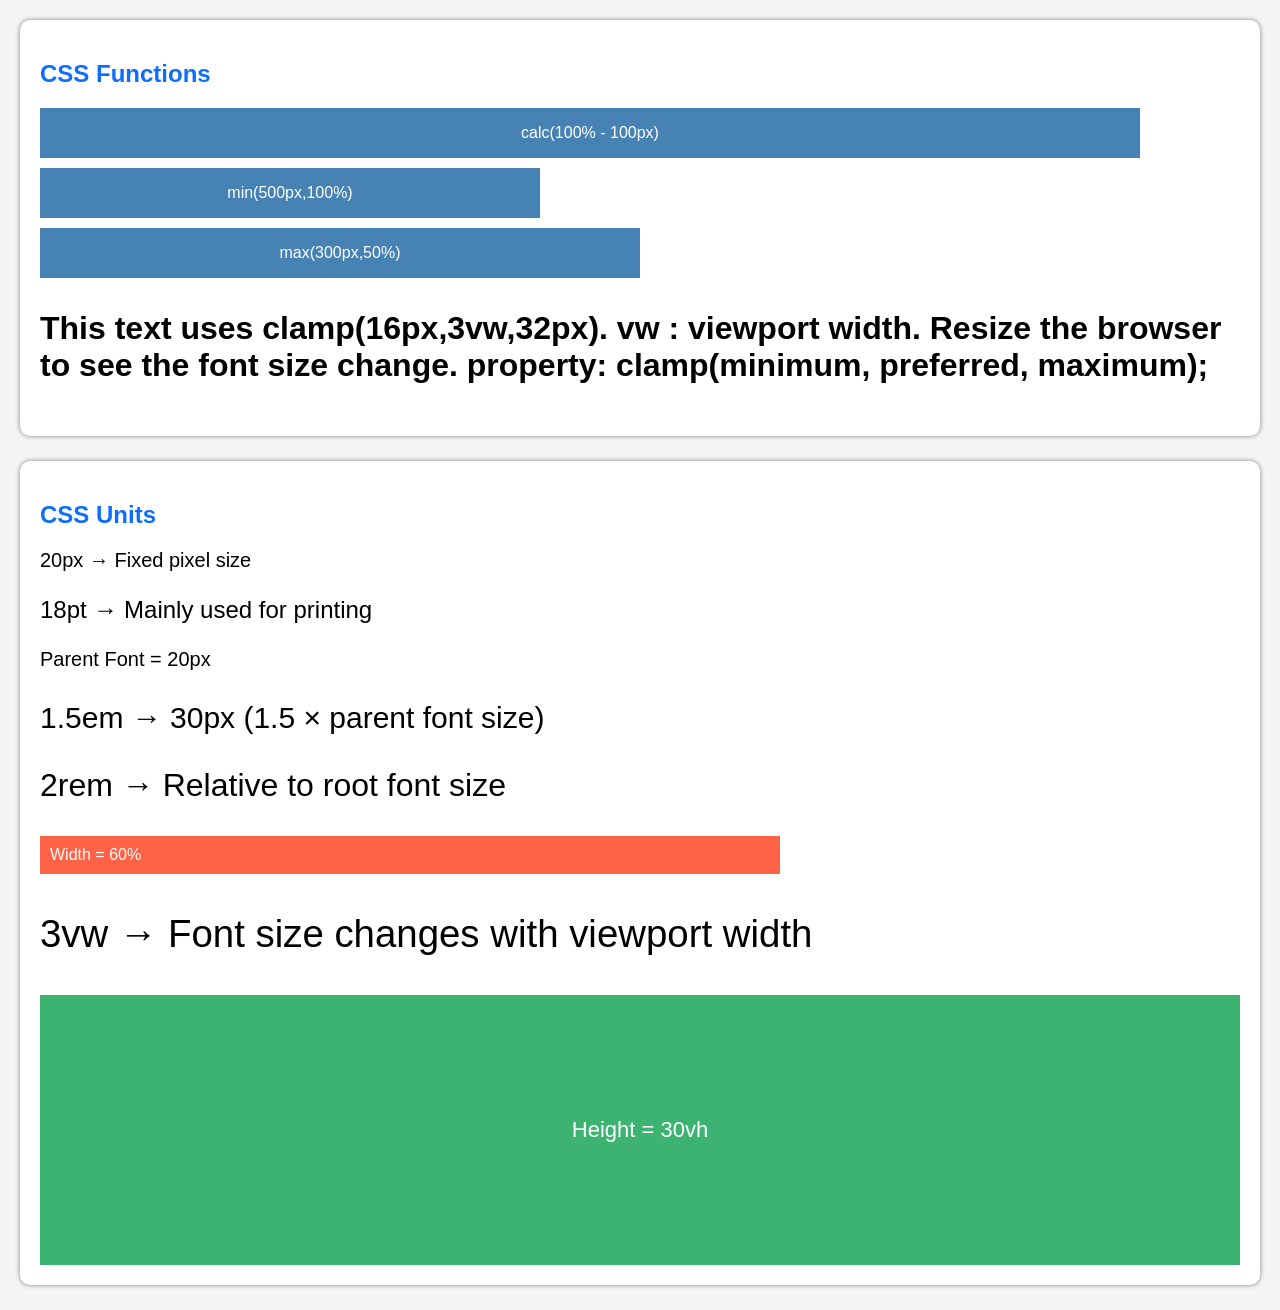
<file: BTech Sem1-2026 Web/Unit 3/_3cssrecap_html/_4functionsInCSSDemo.html>
<!DOCTYPE html>

<html lang="en">

<head>

<meta charset="UTF-8">

<title>CSS Functions & Units Demo</title>



<style>



body{

    font-family:Arial;

    margin:20px;

    background:#f5f5f5;

}



section{

    background:white;

    padding:20px;

    margin-bottom:25px;

    border-radius:10px;

    box-shadow:0 0 5px gray;

}



h2{

    color:#0d6efd;

}



.box{

    height:50px;

    background:steelblue;

    color:white;

    text-align:center;

    line-height:50px;

    margin:10px 0;

}



/* ------------ CSS Functions ------------ */



.calc{

    width:calc(100% - 100px);

}



.min{

    width:min(500px,100%);

}



.max{

    width:max(300px,50%);

}



.clamp{

    font-size:clamp(16px,3vw,32px);

    font-weight:bold;

}



/* ------------ CSS Units ------------ */



.px{

    font-size:20px;

}



.pt{

    font-size:18pt;

}



.parent{

    font-size:20px;

}



.em{

    font-size:1.5em;

}



.rem{

    font-size:2rem;

}



.percent{

    width:60%;

    background:tomato;

    color:white;

    padding:10px;

}



.vw{

    font-size:3vw;

}



.vh{

    height:30vh;

    background:mediumseagreen;

    color:white;

    display:flex;

    justify-content:center;

    align-items:center;

    font-size:22px;

}



</style>

</head>

<body>



<section>

<h2>CSS Functions</h2>



<div class="box calc">

calc(100% - 100px)

</div>



<div class="box min">

min(500px,100%)

</div>



<div class="box max">

max(300px,50%)

</div>



<p class="clamp">

This text uses clamp(16px,3vw,32px). vw : viewport width. Resize the browser to see the font size change.

property: clamp(minimum, preferred, maximum);

</p>



</section>



<section>



<h2>CSS Units</h2>



<p class="px">

20px → Fixed pixel size

</p>



<p class="pt">

18pt → Mainly used for printing

</p>



<div class="parent">

Parent Font = 20px

<p class="em">

1.5em → 30px (1.5 × parent font size)

</p>

</div>



<p class="rem">

2rem → Relative to root font size

</p>



<div class="percent">

Width = 60%

</div>



<p class="vw">

3vw → Font size changes with viewport width

</p>



<div class="vh">

Height = 30vh

</div>



</section>



</body>

</html>
</file>
